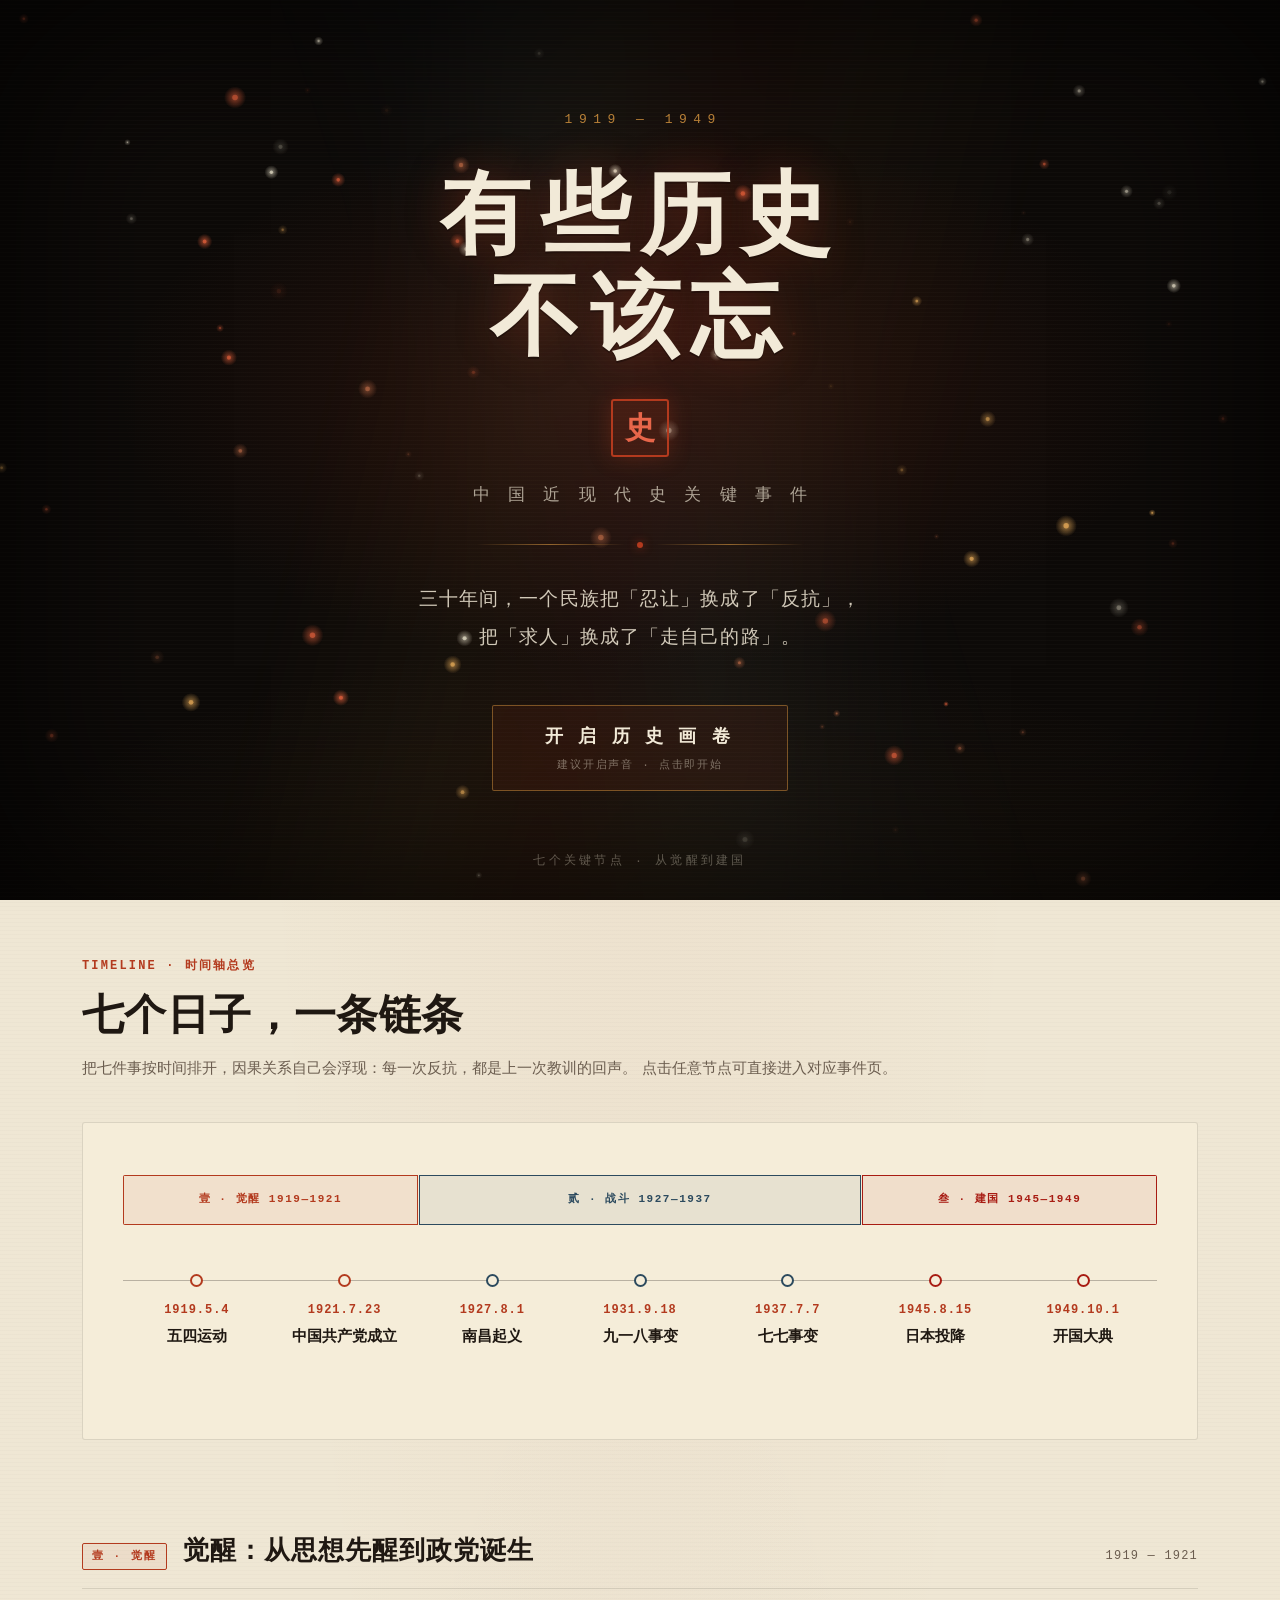
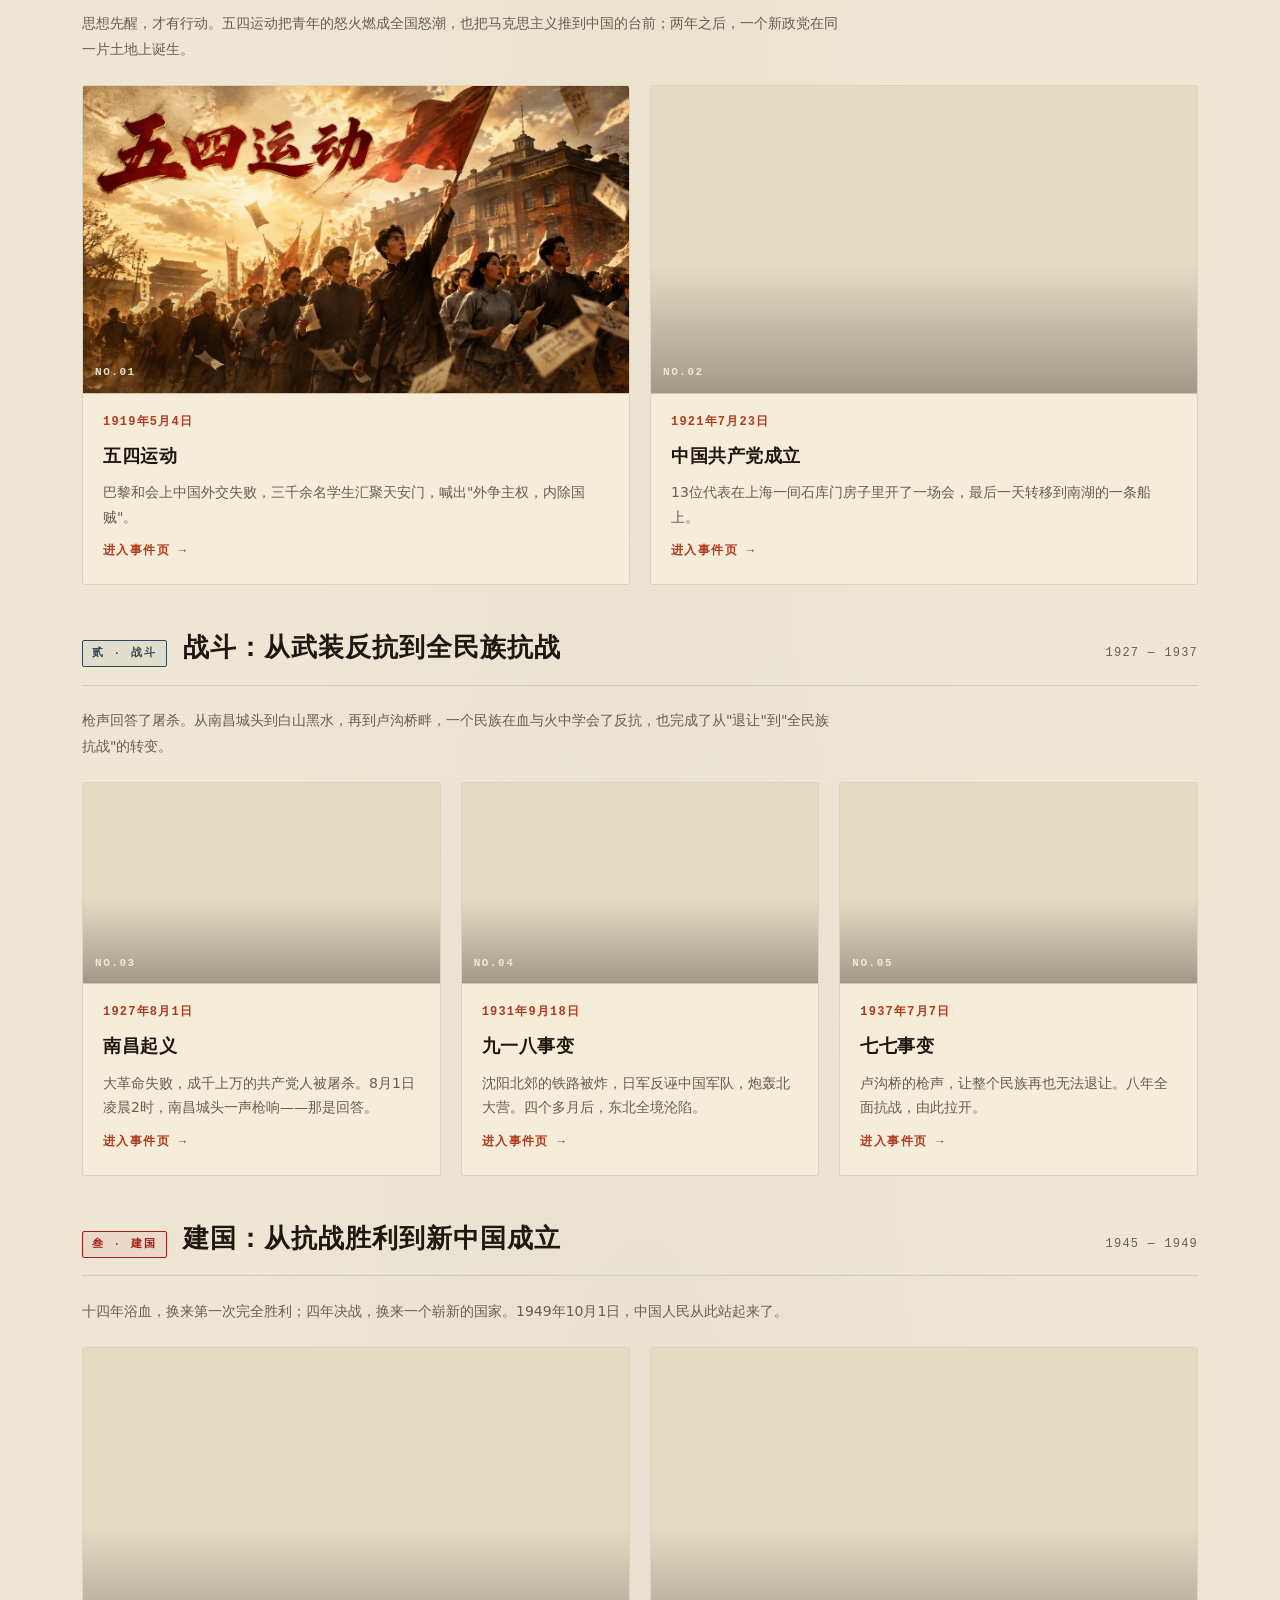
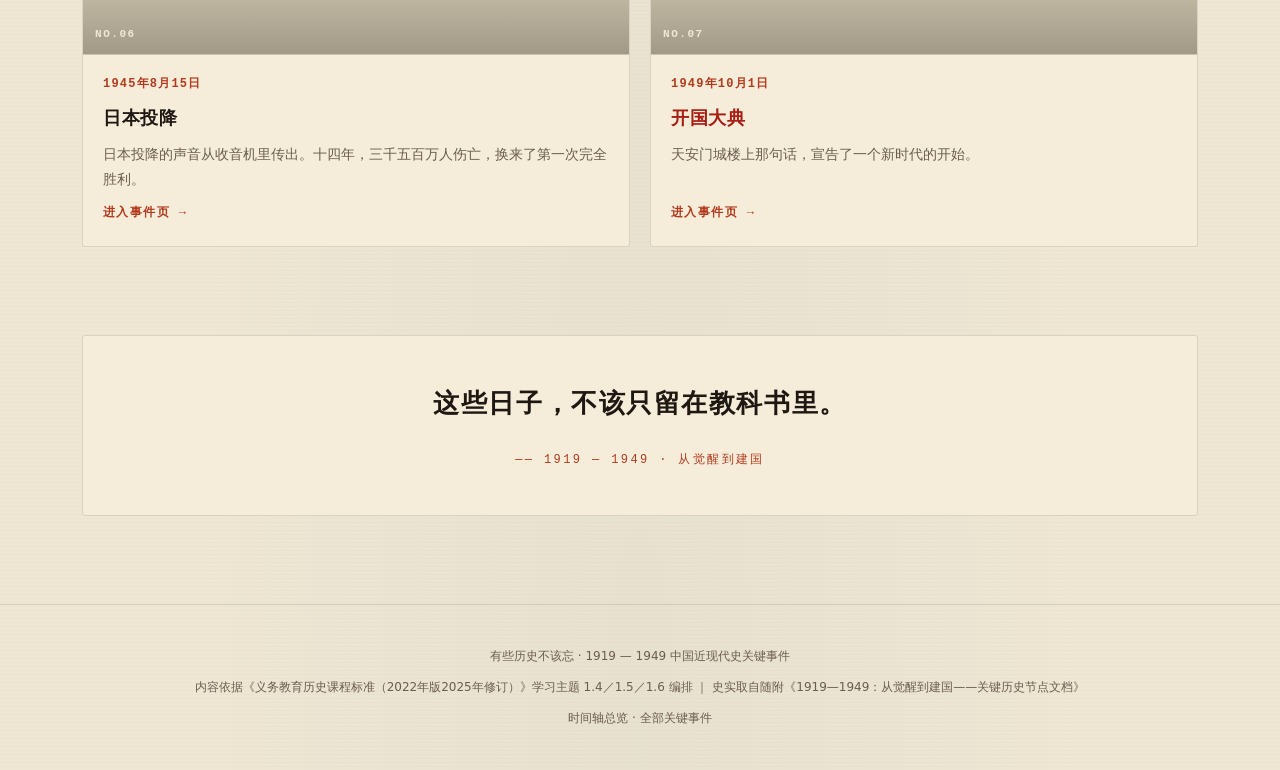
<file: index.html>
<!DOCTYPE html>
<html lang="zh-CN">
<head>
<meta charset="UTF-8" />
<meta name="viewport" content="width=device-width, initial-scale=1" />
<title>有些历史不该忘 · 1919—1949 中国近现代史关键事件</title>
<meta name="description" content="1919—1949 中国近现代史七个关键事件的互动教学网页：五四运动、中国共产党成立、南昌起义、九一八事变、七七事变、日本投降、开国大典。" />
<meta name="theme-color" content="#EFE7D4" />

<!-- 构建号诊断标记 + 防缓存（2026-09-23 新增）
     --------------------------------------------------------------------------
     现象：手机端首次直连首页仍出现已下线的「学习路径」版块，PC 端正常。
     根因：旧版 index.html 被缓存，且旧 HTML 里的 JS 是**无参数**引用，
     会命中 workbuddy.host 的路径级旧缓存 → 拿到旧 home.js（其中仍有 renderPath）。
     这三行让浏览器/WebView 尽量不缓存 HTML；site-build 供线上排查时一眼比对版本。
     ⚠ 对「已经缓存到用户设备上的旧 HTML」无法追溯生效 —— 只能等缓存过期或重发刷新。 -->
<meta name="site-build" content="20260923b" />
<meta http-equiv="Cache-Control" content="no-store, no-cache, must-revalidate" />
<meta http-equiv="Pragma" content="no-cache" />
<meta http-equiv="Expires" content="0" />
<link rel="icon" href="data:image/svg+xml,%3Csvg xmlns='http://www.w3.org/2000/svg' viewBox='0 0 64 64'%3E%3Crect width='64' height='64' fill='%23EFE7D4'/%3E%3Crect x='6' y='6' width='52' height='52' fill='none' stroke='%23B33A1E' stroke-width='4'/%3E%3Ctext x='32' y='45' font-family='Songti SC,SimSun,serif' font-size='40' font-weight='700' fill='%23B33A1E' text-anchor='middle'%3E%E5%8F%B2%3C/text%3E%3C/svg%3E" />

<link rel="stylesheet" href="assets/css/base.css?v=20260923b" />
<link rel="stylesheet" href="assets/css/design.css?v=20260923b" />
<link rel="stylesheet" href="assets/css/home.css?v=20260923b" />
<link rel="stylesheet" href="assets/css/mobile.css?v=20260923b" />
<script src="assets/js/freshness.js?v=20260923b" defer></script>
</head>
<body data-event="">

<!-- ==========================================================================
     壹 · 封面：历史画卷的扉页
     静态构图 + 流动粒子，用户点击「开启历史画卷」后才进入卷首语
     （同时借这次点击解锁浏览器的音频播放权限）
     ======================================================================= -->
<div id="cover" role="dialog" aria-modal="true" aria-label="封面" hidden>

  <!-- 背景：纸纹 + 流光 + 粒子（粒子由 cover.js 注入 canvas） -->
  <div class="cover__wash" aria-hidden="true"></div>
  <div class="cover__aurora" aria-hidden="true"></div>
  <canvas class="cover__dust" id="cover-dust" aria-hidden="true"></canvas>
  <div class="cover__vignette" aria-hidden="true"></div>

  <div class="cover__inner">
    <div class="cover__eyebrow">1919 — 1949</div>

    <h1 class="cover__title">有些历史<br />不该忘</h1>

    <div class="cover__seal" aria-hidden="true">
      <span>史</span>
    </div>

    <p class="cover__sub">中 国 近 现 代 史 关 键 事 件</p>

    <div class="cover__rule" aria-hidden="true">
      <span></span><i></i><span></span>
    </div>

    <p class="cover__lead">
      三十年间，一个民族把「忍让」换成了「反抗」，<br />
      把「求人」换成了「走自己的路」。
    </p>

    <button class="cover__start" id="cover-start" type="button">
      <span class="cover__start-text">开 启 历 史 画 卷</span>
      <span class="cover__start-hint">建议开启声音 · 点击即开始</span>
    </button>
  </div>

  <div class="cover__foot">七个关键节点 · 从觉醒到建国</div>
</div>

<!-- ==========================================================================
     贰 · 卷首语：一条一条逐字打印，打完淡出，再打下一条
     ======================================================================= -->
<div id="intro" role="dialog" aria-modal="true" aria-label="卷首语">
  <button class="intro__sound" id="intro-sound" type="button" aria-pressed="true" aria-label="开启或关闭声音">
    <span class="dot" aria-hidden="true"></span>
    <span class="sound-label">声音已开</span>
  </button>

  <div class="intro__stage">
    <div class="intro__lines" id="intro-lines"></div>
    <span class="intro__caret" id="intro-caret" aria-hidden="true"></span>
  </div>

  <div class="intro__enter" id="intro-enter" hidden>
    <button type="button">进 入 展 馆</button>
  </div>

  <button class="intro__skip" id="intro-skip" type="button">跳过卷首语 →</button>

  <div class="intro__progress"><span id="intro-progress-bar"></span></div>
</div>

<!-- ==========================================================================
     全站导航栏（由 site.js 注入）
     ======================================================================= -->
<header id="site-nav"></header>

<main id="main-content">

  <!-- ======================================================================
       主标题与主题氛围区
       ==================================================================== -->
  <section class="home-hero">
    <!-- 背景：天安门城楼剪影，极低对比，仅作氛围 -->
    <svg class="home-hero__bg" viewBox="0 0 1400 300" preserveAspectRatio="xMidYMax meet" aria-hidden="true">
      <g fill="#1F1812">
        <rect x="0" y="252" width="1400" height="48" />
        <rect x="120" y="196" width="1160" height="56" />
        <rect x="200" y="168" width="1000" height="28" />
        <path d="M180 168 L1220 168 L1200 148 L200 148 Z" />
        <rect x="240" y="112" width="920" height="36" />
        <path d="M220 112 L1180 112 L1150 92 L250 92 Z" />
        <rect x="300" y="60" width="800" height="32" />
        <path d="M280 60 L1120 60 L1090 42 L310 42 Z" />
        <rect x="360" y="20" width="680" height="22" />
        <path d="M340 20 L1060 20 L1030 6 L370 6 Z" />
        <!-- 券门 -->
        <path d="M660 252 L660 214 A40 40 0 0 1 740 214 L740 252 Z" fill="#EFE7D4" opacity="0.55" />
        <path d="M540 252 L540 220 A26 26 0 0 1 592 220 L592 252 Z" fill="#EFE7D4" opacity="0.4" />
        <path d="M808 252 L808 220 A26 26 0 0 1 860 220 L860 252 Z" fill="#EFE7D4" opacity="0.4" />
      </g>
    </svg>

    <div class="home-hero__inner">
      <div class="home-hero__eyebrow">1919 — 1949 · 三十年的答案</div>

      <h1 class="home-hero__title">有些历史<br />不该忘</h1>
      <p class="home-hero__sub">从 觉 醒 到 建 国</p>

      <div class="home-hero__rule" aria-hidden="true"></div>

      <p class="home-hero__lead">
        三十年间，一个民族把"忍让"换成了"反抗"，把"求人"换成了"走自己的路"。
        本页收录七个关键节点——它们不是孤立的日期，而是一条链：
        思想先醒，才有政党；政党拿起枪，才有军队；军队扛住十四年，
        才有 1949 年 10 月 1 日天安门城楼上的那句话。
      </p>

      <div class="home-stats">
        <div class="stat">
          <span class="stat__num">30<small class="stat__unit">年</small></span>
          <span class="stat__label">1919—1949 完整跨越</span>
        </div>
        <div class="stat">
          <span class="stat__num">7</span>
          <span class="stat__label">个关键历史节点</span>
        </div>
        <div class="stat">
          <span class="stat__num">14<small class="stat__unit">年</small></span>
          <span class="stat__label">中国人民抗日战争</span>
        </div>
        <div class="stat">
          <span class="stat__num">3500万<small class="stat__unit">+</small></span>
          <span class="stat__label">十四年抗战军民伤亡</span>
        </div>
      </div>

      <div class="home-hero__cta">
        <a class="btn-primary" href="#timeline">▸ 查看时间轴总览</a>
        <!-- ⚠ 2026-09-22：此链接由 JS 在运行时补 ?v=构建号（见 site.js 的 withBuild），
             用于绕开 workbuddy.host CDN 的路径级旧缓存。此处 href 保持干净形态，
             保证 file:// 本地双击打开与 GitHub Pages 都正常。 -->
        <a class="btn-ghost" href="events/01-wusi.html" data-buildlink="1">从第一个事件开始读</a>
      </div>
    </div>
  </section>

  <!-- ======================================================================
       时间轴总览
       ==================================================================== -->
  <section id="timeline" class="section-shell">
    <header class="section-header">
      <div class="section-tag">Timeline · 时间轴总览</div>
      <h2 class="section-title">七个日子，一条链条</h2>
      <p class="section-subtitle">
        把七件事按时间排开，因果关系自己会浮现：每一次反抗，都是上一次教训的回声。
        点击任意节点可直接进入对应事件页。
      </p>
    </header>

    <div class="axis">
      <!-- 三阶段色带 -->
      <div class="axis__phases" aria-hidden="true">
        <div class="axis__phase axis__phase--wake">壹 · 觉醒 1919—1921</div>
        <div class="axis__phase axis__phase--fight">贰 · 战斗 1927—1937</div>
        <div class="axis__phase axis__phase--found">叁 · 建国 1945—1949</div>
      </div>

      <!-- 主轴与节点 -->
      <div class="axis__line-wrap">
        <div class="axis__line" aria-hidden="true"></div>
        <div class="axis__ticks" id="axis-ticks">
          <!-- 由 home.js 按 data.js 顺序注入 -->
        </div>
      </div>

      <p class="axis__hint">← 左右滑动查看全部七个节点 →</p>
    </div>
  </section>

  <!-- ======================================================================
       全部关键事件入口（三段式）
       ----------------------------------------------------------------------
       ⚠ 2026-09-22 波哥要求：删掉本节原有的「Index · 全部关键事件 / 按阶段进入
       七个事件页」标题区与那段功能说明。理由 —— 时间轴总览已经交代了"有七个
       事件、分三个阶段"，再补一个标题和一段自述功能的话，属于无效信息；
       卡片直接接在时间轴下方，一看就懂。故本节只留 #stages-nav 挂载点。
       ==================================================================== -->
  <section id="events" class="section-shell" style="padding-top:0;">
    <div class="stages-nav" id="stages-nav">
      <!-- 由 home.js 注入 -->
    </div>
  </section>

  <!-- ======================================================================
       收束
       ==================================================================== -->
  <section class="section-shell" style="padding-top:0;">
    <div class="coda">
      <p class="coda__text">
        这些日子，不该只留在教科书里。
      </p>
      <div class="coda__sig">—— 1919 — 1949 · 从觉醒到建国</div>
    </div>
  </section>

</main>

<footer class="site-footer">
  <p style="margin:0;">
    有些历史不该忘 · <span id="footer-range">1919 — 1949</span> 中国近现代史关键事件
  </p>
  <p style="margin:.5rem 0 0;">
    内容依据《义务教育历史课程标准（2022年版2025年修订）》学习主题 1.4／1.5／1.6 编排 ｜ 史实取自随附《1919—1949：从觉醒到建国——关键历史节点文档》
  </p>
  <p style="margin:.5rem 0 0;">
    <a href="#timeline">时间轴总览</a> ·
    <a href="#events">全部关键事件</a>
  </p>
</footer>

<script src="assets/js/data.js?v=20260923b"></script>
<script src="assets/js/sound.js?v=20260923b"></script>
<script src="assets/js/home.js?v=20260923b"></script>
<script src="assets/js/site.js?v=20260923b"></script>
<script src="assets/js/cover.js?v=20260923b"></script>
<script src="assets/js/intro.js?v=20260923b"></script>
</body>
</html>
</file>
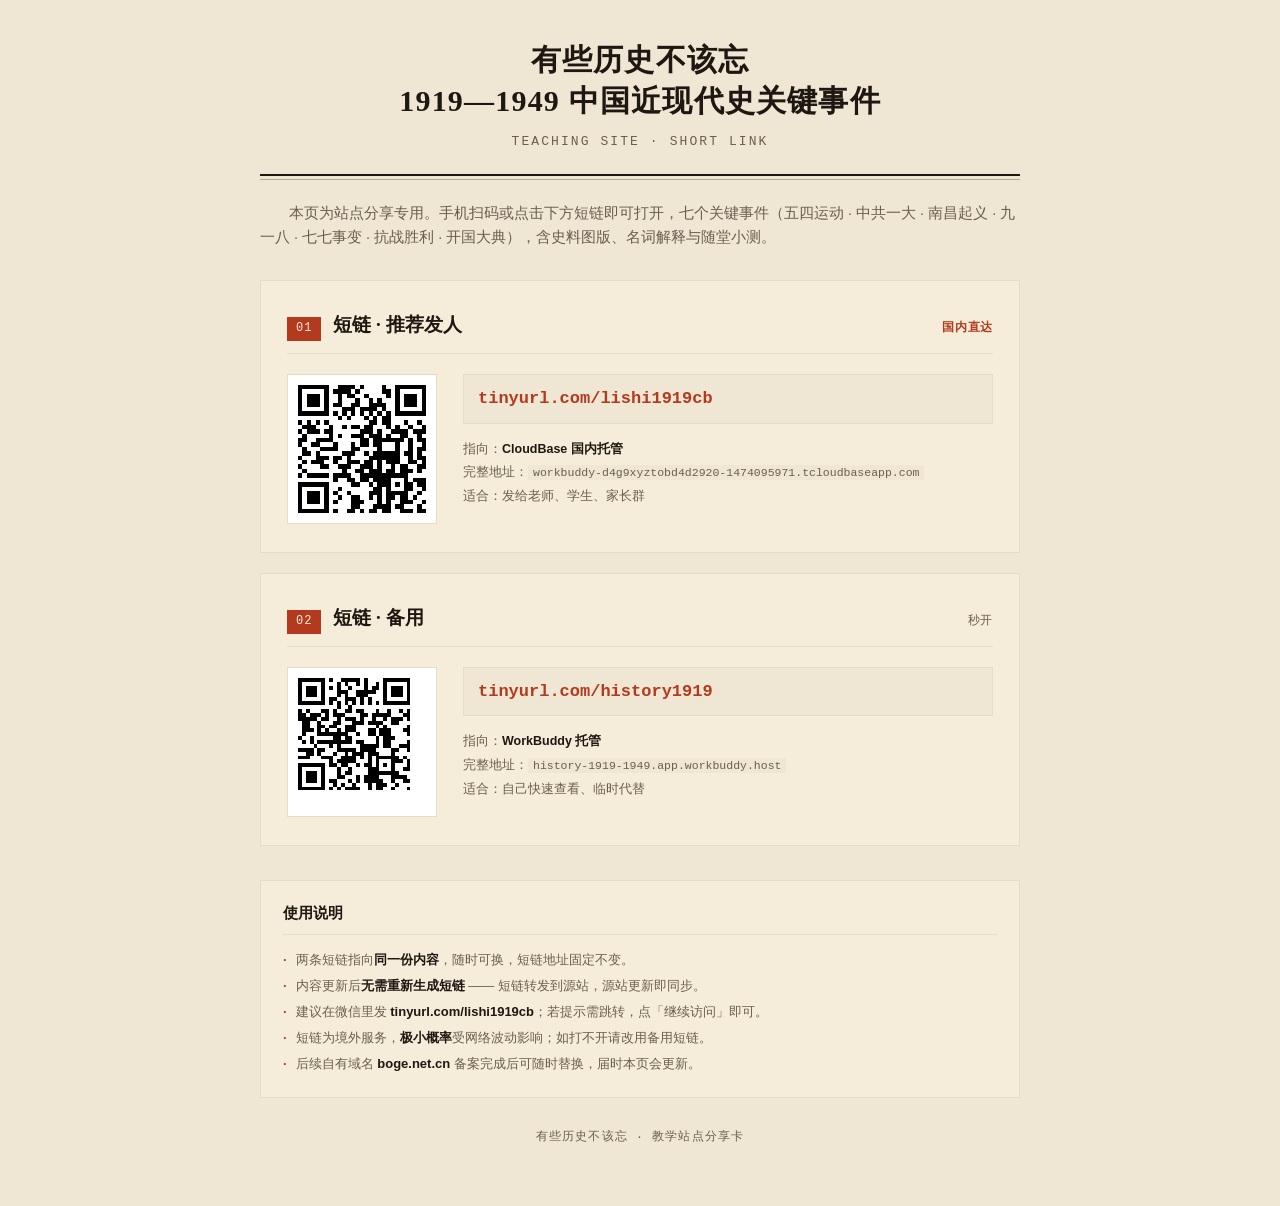
<file: docs/短链分享卡.html>
<!DOCTYPE html>
<html lang="zh-CN">
<head>
<meta charset="UTF-8">
<meta name="viewport" content="width=device-width, initial-scale=1">
<title>有些历史不该忘 · 分享卡</title>
<style>
  :root{
    --paper:#EFE7D4; --paper-2:#F5EDD9; --paper-3:#E5DCC4;
    --ink:#1F1812; --ink-2:#6B5D4F; --cinnabar:#B33A1E; --indigo:#2C4A5E;
  }
  *{box-sizing:border-box; margin:0; padding:0;}
  body{
    background:var(--paper); color:var(--ink);
    font-family:"PingFang SC","Microsoft YaHei",sans-serif;
    padding:40px 20px 60px; line-height:1.65;
    -webkit-font-smoothing:antialiased;
  }
  .wrap{max-width:760px; margin:0 auto;}

  h1{
    font-family:"Songti SC","SimSun","Noto Serif SC",serif;
    font-size:30px; font-weight:700; letter-spacing:.04em;
    text-align:center; line-height:1.35;
  }
  .sub{
    text-align:center; color:var(--ink-2); font-size:13px;
    letter-spacing:.16em; margin-top:10px;
    font-family:"JetBrains Mono","Consolas",monospace;
  }
  .rule{
    height:2px; background:var(--ink); margin:22px 0 6px;
    position:relative;
  }
  .rule::after{
    content:""; position:absolute; left:0; right:0; top:5px;
    height:1px; background:var(--ink-2); opacity:.45;
  }

  .lead{
    font-size:14.5px; color:var(--ink-2);
    margin:26px 0 30px; text-indent:2em;
  }

  .card{
    background:var(--paper-2); border:1px solid var(--paper-3);
    padding:28px 26px; margin-bottom:20px;
  }
  .card__hd{
    display:flex; align-items:baseline; gap:12px; flex-wrap:wrap;
    padding-bottom:12px; border-bottom:1px solid var(--paper-3);
    margin-bottom:20px;
  }
  .card__no{
    font-family:"JetBrains Mono","Consolas",monospace;
    font-size:12px; color:var(--paper-2); background:var(--cinnabar);
    padding:2px 9px; letter-spacing:.08em;
  }
  .card__name{
    font-family:"Songti SC","SimSun","Noto Serif SC",serif;
    font-size:19px; font-weight:700;
  }
  .card__tag{
    margin-left:auto; font-size:12px; color:var(--ink-2);
    font-family:"JetBrains Mono","Consolas",monospace;
    letter-spacing:.06em;
  }
  .card__tag.is-main{color:var(--cinnabar); font-weight:700;}

  .body{display:flex; gap:26px; align-items:flex-start; flex-wrap:wrap;}
  .qr{
    flex:0 0 150px; background:#fff; padding:10px;
    border:1px solid var(--paper-3);
  }
  .qr svg{display:block; width:100%; height:auto;}
  .info{flex:1 1 300px; min-width:260px;}

  .link{
    font-family:"JetBrains Mono","Consolas",monospace;
    font-size:17px; font-weight:700; color:var(--cinnabar);
    word-break:break-all; line-height:1.5;
    padding:11px 14px; background:var(--paper);
    border:1px solid var(--paper-3); margin-bottom:14px;
  }
  .meta{font-size:12.5px; color:var(--ink-2); line-height:1.9;}
  .meta b{color:var(--ink); font-weight:600;}
  .meta code{
    font-family:"JetBrains Mono","Consolas",monospace;
    font-size:11.5px; background:var(--paper);
    padding:1px 5px; color:var(--ink-2);
  }

  .note{
    margin-top:34px; padding:20px 22px;
    background:var(--paper-2); border:1px solid var(--paper-3);
  }
  .note h2{
    font-family:"Songti SC","SimSun",serif;
    font-size:15px; margin-bottom:12px;
    padding-bottom:8px; border-bottom:1px solid var(--paper-3);
  }
  .note ul{list-style:none; font-size:13px; color:var(--ink-2); line-height:2;}
  .note li::before{
    content:"·"; color:var(--cinnabar); font-weight:700;
    margin-right:9px;
  }
  .note b{color:var(--ink);}

  .foot{
    margin-top:30px; text-align:center; font-size:11.5px;
    color:var(--ink-2); font-family:"JetBrains Mono","Consolas",monospace;
    letter-spacing:.1em;
  }

  @media print{
    body{padding:14px; background:#fff;}
    .card,.note{break-inside:avoid;}
  }
  @media (max-width:560px){
    h1{font-size:23px;}
    .body{gap:18px;}
    .qr{flex:0 0 128px;}
    .link{font-size:15px;}
  }
</style>
</head>
<body>
<div class="wrap">
  <h1>有些历史不该忘<br>1919—1949 中国近现代史关键事件</h1>
  <div class="sub">TEACHING SITE · SHORT LINK</div>
  <div class="rule"></div>

  <p class="lead">
    本页为站点分享专用。手机扫码或点击下方短链即可打开，七个关键事件（五四运动 · 中共一大 · 南昌起义 · 九一八 · 七七事变 · 抗战胜利 · 开国大典），含史料图版、名词解释与随堂小测。
  </p>

  <div class="card">
    <div class="card__hd">
      <span class="card__no">01</span>
      <span class="card__name">短链 · 推荐发人</span>
      <span class="card__tag is-main">国内直达</span>
    </div>
    <div class="body">
      <div class="qr">
        <svg viewBox="0 0 29 29" xmlns="http://www.w3.org/2000/svg" shape-rendering="crispEdges">
          <rect width="33" height="33" fill="#ffffff"/>
          <path fill="#000000" d="M0,0H1V1H0zM1,0H2V1H1zM2,0H3V1H2zM3,0H4V1H3zM4,0H5V1H4zM5,0H6V1H5zM6,0H7V1H6zM9,0H10V1H9zM10,0H11V1H10zM11,0H12V1H11zM12,0H13V1H12zM14,0H15V1H14zM19,0H20V1H19zM22,0H23V1H22zM23,0H24V1H23zM24,0H25V1H24zM25,0H26V1H25zM26,0H27V1H26zM27,0H28V1H27zM28,0H29V1H28zM0,1H1V2H0zM6,1H7V2H6zM8,1H9V2H8zM9,1H10V2H9zM10,1H11V2H10zM11,1H12V2H11zM13,1H14V2H13zM19,1H20V2H19zM20,1H21V2H20zM22,1H23V2H22zM28,1H29V2H28zM0,2H1V3H0zM2,2H3V3H2zM3,2H4V3H3zM4,2H5V3H4zM6,2H7V3H6zM9,2H10V3H9zM11,2H12V3H11zM12,2H13V3H12zM15,2H16V3H15zM20,2H21V3H20zM22,2H23V3H22zM24,2H25V3H24zM25,2H26V3H25zM26,2H27V3H26zM28,2H29V3H28zM0,3H1V4H0zM2,3H3V4H2zM3,3H4V4H3zM4,3H5V4H4zM6,3H7V4H6zM9,3H10V4H9zM13,3H14V4H13zM16,3H17V4H16zM18,3H19V4H18zM22,3H23V4H22zM24,3H25V4H24zM25,3H26V4H25zM26,3H27V4H26zM28,3H29V4H28zM0,4H1V5H0zM2,4H3V5H2zM3,4H4V5H3zM4,4H5V5H4zM6,4H7V5H6zM8,4H9V5H8zM9,4H10V5H9zM12,4H13V5H12zM13,4H14V5H13zM16,4H17V5H16zM17,4H18V5H17zM18,4H19V5H18zM19,4H20V5H19zM22,4H23V5H22zM24,4H25V5H24zM25,4H26V5H25zM26,4H27V5H26zM28,4H29V5H28zM0,5H1V6H0zM6,5H7V6H6zM10,5H11V6H10zM11,5H12V6H11zM12,5H13V6H12zM14,5H15V6H14zM15,5H16V6H15zM16,5H17V6H16zM17,5H18V6H17zM19,5H20V6H19zM22,5H23V6H22zM28,5H29V6H28zM0,6H1V7H0zM1,6H2V7H1zM2,6H3V7H2zM3,6H4V7H3zM4,6H5V7H4zM5,6H6V7H5zM6,6H7V7H6zM8,6H9V7H8zM10,6H11V7H10zM12,6H13V7H12zM14,6H15V7H14zM16,6H17V7H16zM18,6H19V7H18zM20,6H21V7H20zM22,6H23V7H22zM23,6H24V7H23zM24,6H25V7H24zM25,6H26V7H25zM26,6H27V7H26zM27,6H28V7H27zM28,6H29V7H28zM9,7H10V8H9zM11,7H12V8H11zM15,7H16V8H15zM17,7H18V8H17zM19,7H20V8H19zM20,7H21V8H20zM0,8H1V9H0zM2,8H3V9H2zM4,8H5V9H4zM6,8H7V9H6zM16,8H17V9H16zM17,8H18V9H17zM19,8H20V9H19zM20,8H21V9H20zM24,8H25V9H24zM27,8H28V9H27zM1,9H2V10H1zM2,9H3V10H2zM3,9H4V10H3zM7,9H8V10H7zM10,9H11V10H10zM12,9H13V10H12zM13,9H14V10H13zM15,9H16V10H15zM16,9H17V10H16zM20,9H21V10H20zM22,9H23V10H22zM25,9H26V10H25zM28,9H29V10H28zM0,10H1V11H0zM2,10H3V11H2zM3,10H4V11H3zM4,10H5V11H4zM6,10H7V11H6zM7,10H8V11H7zM14,10H15V11H14zM15,10H16V11H15zM16,10H17V11H16zM18,10H19V11H18zM21,10H22V11H21zM22,10H23V11H22zM23,10H24V11H23zM24,10H25V11H24zM26,10H27V11H26zM27,10H28V11H27zM28,10H29V11H28zM1,11H2V12H1zM7,11H8V12H7zM9,11H10V12H9zM12,11H13V12H12zM13,11H14V12H13zM14,11H15V12H14zM16,11H17V12H16zM17,11H18V12H17zM18,11H19V12H18zM20,11H21V12H20zM23,11H24V12H23zM24,11H25V12H24zM27,11H28V12H27zM0,12H1V13H0zM1,12H2V13H1zM4,12H5V13H4zM5,12H6V13H5zM6,12H7V13H6zM7,12H8V13H7zM14,12H15V13H14zM15,12H16V13H15zM17,12H18V13H17zM18,12H19V13H18zM19,12H20V13H19zM20,12H21V13H20zM21,12H22V13H21zM22,12H23V13H22zM23,12H24V13H23zM25,12H26V13H25zM27,12H28V13H27zM28,12H29V13H28zM0,13H1V14H0zM3,13H4V14H3zM4,13H5V14H4zM8,13H9V14H8zM12,13H13V14H12zM14,13H15V14H14zM15,13H16V14H15zM17,13H18V14H17zM18,13H19V14H18zM22,13H23V14H22zM25,13H26V14H25zM28,13H29V14H28zM1,14H2V15H1zM5,14H6V15H5zM6,14H7V15H6zM7,14H8V15H7zM8,14H9V15H8zM12,14H13V15H12zM13,14H14V15H13zM18,14H19V15H18zM22,14H23V15H22zM25,14H26V15H25zM27,14H28V15H27zM28,14H29V15H28zM1,15H2V16H1zM2,15H3V16H2zM4,15H5V16H4zM10,15H11V16H10zM11,15H12V16H11zM12,15H13V16H12zM15,15H16V16H15zM17,15H18V16H17zM18,15H19V16H18zM19,15H20V16H19zM20,15H21V16H20zM21,15H22V16H21zM22,15H23V16H22zM24,15H25V16H24zM25,15H26V16H25zM27,15H28V16H27zM0,16H1V17H0zM4,16H5V17H4zM5,16H6V17H5zM6,16H7V17H6zM8,16H9V17H8zM9,16H10V17H9zM11,16H12V17H11zM16,16H17V17H16zM17,16H18V17H17zM18,16H19V17H18zM19,16H20V17H19zM20,16H21V17H20zM21,16H22V17H21zM22,16H23V17H22zM25,16H26V17H25zM27,16H28V17H27zM28,16H29V17H28zM1,17H2V18H1zM3,17H4V18H3zM4,17H5V18H4zM5,17H6V18H5zM8,17H9V18H8zM11,17H12V18H11zM12,17H13V18H12zM13,17H14V18H13zM15,17H16V18H15zM16,17H17V18H16zM18,17H19V18H18zM20,17H21V18H20zM21,17H22V18H21zM22,17H23V18H22zM25,17H26V18H25zM26,17H27V18H26zM28,17H29V18H28zM0,18H1V19H0zM5,18H6V19H5zM6,18H7V19H6zM9,18H10V19H9zM10,18H11V19H10zM11,18H12V19H11zM14,18H15V19H14zM15,18H16V19H15zM16,18H17V19H16zM18,18H19V19H18zM21,18H22V19H21zM23,18H24V19H23zM24,18H25V19H24zM27,18H28V19H27zM28,18H29V19H28zM1,19H2V20H1zM10,19H11V20H10zM13,19H14V20H13zM14,19H15V20H14zM16,19H17V20H16zM17,19H18V20H17zM18,19H19V20H18zM20,19H21V20H20zM21,19H22V20H21zM23,19H24V20H23zM24,19H25V20H24zM25,19H26V20H25zM27,19H28V20H27zM0,20H1V21H0zM2,20H3V21H2zM3,20H4V21H3zM4,20H5V21H4zM5,20H6V21H5zM6,20H7V21H6zM8,20H9V21H8zM9,20H10V21H9zM10,20H11V21H10zM11,20H12V21H11zM14,20H15V21H14zM15,20H16V21H15zM16,20H17V21H16zM17,20H18V21H17zM18,20H19V21H18zM19,20H20V21H19zM20,20H21V21H20zM21,20H22V21H21zM22,20H23V21H22zM23,20H24V21H23zM24,20H25V21H24zM8,21H9V22H8zM11,21H12V22H11zM12,21H13V22H12zM14,21H15V22H14zM15,21H16V22H15zM17,21H18V22H17zM18,21H19V22H18zM19,21H20V22H19zM20,21H21V22H20zM24,21H25V22H24zM26,21H27V22H26zM27,21H28V22H27zM28,21H29V22H28zM0,22H1V23H0zM1,22H2V23H1zM2,22H3V23H2zM3,22H4V23H3zM4,22H5V23H4zM5,22H6V23H5zM6,22H7V23H6zM12,22H13V23H12zM13,22H14V23H13zM16,22H17V23H16zM18,22H19V23H18zM19,22H20V23H19zM20,22H21V23H20zM22,22H23V23H22zM24,22H25V23H24zM25,22H26V23H25zM27,22H28V23H27zM28,22H29V23H28zM0,23H1V24H0zM6,23H7V24H6zM9,23H10V24H9zM17,23H18V24H17zM18,23H19V24H18zM20,23H21V24H20zM24,23H25V24H24zM25,23H26V24H25zM28,23H29V24H28zM0,24H1V25H0zM2,24H3V25H2zM3,24H4V25H3zM4,24H5V25H4zM6,24H7V25H6zM8,24H9V25H8zM11,24H12V25H11zM16,24H17V25H16zM17,24H18V25H17zM18,24H19V25H18zM20,24H21V25H20zM21,24H22V25H21zM22,24H23V25H22zM23,24H24V25H23zM24,24H25V25H24zM27,24H28V25H27zM0,25H1V26H0zM2,25H3V26H2zM3,25H4V26H3zM4,25H5V26H4zM6,25H7V26H6zM9,25H10V26H9zM12,25H13V26H12zM13,25H14V26H13zM16,25H17V26H16zM18,25H19V26H18zM20,25H21V26H20zM21,25H22V26H21zM23,25H24V26H23zM24,25H25V26H24zM26,25H27V26H26zM0,26H1V27H0zM2,26H3V27H2zM3,26H4V27H3zM4,26H5V27H4zM6,26H7V27H6zM8,26H9V27H8zM12,26H13V27H12zM13,26H14V27H13zM14,26H15V27H14zM18,26H19V27H18zM20,26H21V27H20zM23,26H24V27H23zM24,26H25V27H24zM25,26H26V27H25zM28,26H29V27H28zM0,27H1V28H0zM6,27H7V28H6zM12,27H13V28H12zM13,27H14V28H13zM17,27H18V28H17zM18,27H19V28H18zM19,27H20V28H19zM20,27H21V28H20zM22,27H23V28H22zM23,27H24V28H23zM27,27H28V28H27zM0,28H1V29H0zM1,28H2V29H1zM2,28H3V29H2zM3,28H4V29H3zM4,28H5V29H4zM5,28H6V29H5zM6,28H7V29H6zM8,28H9V29H8zM11,28H12V29H11zM12,28H13V29H12zM14,28H15V29H14zM16,28H17V29H16zM17,28H18V29H17zM19,28H20V29H19zM20,28H21V29H20zM23,28H24V29H23zM24,28H25V29H24zM25,28H26V29H25zM27,28H28V29H27zM28,28H29V29H28z"/>
        </svg>
      </div>
      <div class="info">
        <div class="link">tinyurl.com/lishi1919cb</div>
        <div class="meta">
          指向：<b>CloudBase 国内托管</b><br>
          完整地址：<code>workbuddy-d4g9xyztobd4d2920-1474095971.tcloudbaseapp.com</code><br>
          适合：发给老师、学生、家长群
        </div>
      </div>
    </div>
  </div>

  <div class="card">
    <div class="card__hd">
      <span class="card__no">02</span>
      <span class="card__name">短链 · 备用</span>
      <span class="card__tag">秒开</span>
    </div>
    <div class="body">
      <div class="qr">
        <svg viewBox="0 0 33 33" xmlns="http://www.w3.org/2000/svg" shape-rendering="crispEdges">
          <rect width="33" height="33" fill="#ffffff"/>
          <path fill="#000000" d="M0,0H1V1H0zM1,0H2V1H1zM2,0H3V1H2zM3,0H4V1H3zM4,0H5V1H4zM5,0H6V1H5zM6,0H7V1H6zM8,0H9V1H8zM11,0H12V1H11zM12,0H13V1H12zM13,0H14V1H13zM14,0H15V1H14zM15,0H16V1H15zM17,0H18V1H17zM22,0H23V1H22zM23,0H24V1H23zM24,0H25V1H24zM25,0H26V1H25zM26,0H27V1H26zM27,0H28V1H27zM28,0H29V1H28zM0,1H1V2H0zM6,1H7V2H6zM10,1H11V2H10zM12,1H13V2H12zM15,1H16V2H15zM17,1H18V2H17zM20,1H21V2H20zM22,1H23V2H22zM28,1H29V2H28zM0,2H1V3H0zM2,2H3V3H2zM3,2H4V3H3zM4,2H5V3H4zM6,2H7V3H6zM8,2H9V3H8zM10,2H11V3H10zM13,2H14V3H13zM17,2H18V3H17zM19,2H20V3H19zM20,2H21V3H20zM22,2H23V3H22zM24,2H25V3H24zM25,2H26V3H25zM26,2H27V3H26zM28,2H29V3H28zM0,3H1V4H0zM2,3H3V4H2zM3,3H4V4H3zM4,3H5V4H4zM6,3H7V4H6zM10,3H11V4H10zM11,3H12V4H11zM12,3H13V4H12zM15,3H16V4H15zM16,3H17V4H16zM17,3H18V4H17zM18,3H19V4H18zM19,3H20V4H19zM22,3H23V4H22zM24,3H25V4H24zM25,3H26V4H25zM26,3H27V4H26zM28,3H29V4H28zM0,4H1V5H0zM2,4H3V5H2zM3,4H4V5H3zM4,4H5V5H4zM6,4H7V5H6zM10,4H11V5H10zM12,4H13V5H12zM15,4H16V5H15zM16,4H17V5H16zM17,4H18V5H17zM22,4H23V5H22zM24,4H25V5H24zM25,4H26V5H25zM26,4H27V5H26zM28,4H29V5H28zM0,5H1V6H0zM6,5H7V6H6zM8,5H9V6H8zM9,5H10V6H9zM12,5H13V6H12zM13,5H14V6H13zM14,5H15V6H14zM16,5H17V6H16zM18,5H19V6H18zM22,5H23V6H22zM28,5H29V6H28zM0,6H1V7H0zM1,6H2V7H1zM2,6H3V7H2zM3,6H4V7H3zM4,6H5V7H4zM5,6H6V7H5zM6,6H7V7H6zM8,6H9V7H8zM10,6H11V7H10zM12,6H13V7H12zM14,6H15V7H14zM16,6H17V7H16zM18,6H19V7H18zM20,6H21V7H20zM22,6H23V7H22zM23,6H24V7H23zM24,6H25V7H24zM25,6H26V7H25zM26,6H27V7H26zM27,6H28V7H27zM28,6H29V7H28zM10,7H11V8H10zM13,7H14V8H13zM0,8H1V9H0zM2,8H3V9H2zM6,8H7V9H6zM7,8H8V9H7zM9,8H10V9H9zM12,8H13V9H12zM13,8H14V9H13zM15,8H16V9H15zM16,8H17V9H16zM20,8H21V9H20zM23,8H24V9H23zM26,8H27V9H26zM28,8H29V9H28zM0,9H1V10H0zM1,9H2V10H1zM3,9H4V10H3zM4,9H5V10H4zM5,9H6V10H5zM7,9H8V10H7zM9,9H10V10H9zM10,9H11V10H10zM11,9H12V10H11zM16,9H17V10H16zM17,9H18V10H17zM19,9H20V10H19zM20,9H21V10H20zM21,9H22V10H21zM22,9H23V10H22zM23,9H24V10H23zM27,9H28V10H27zM28,9H29V10H28zM0,10H1V11H0zM1,10H2V11H1zM2,10H3V11H2zM3,10H4V11H3zM4,10H5V11H4zM6,10H7V11H6zM7,10H8V11H7zM10,10H11V11H10zM12,10H13V11H12zM13,10H14V11H13zM14,10H15V11H14zM16,10H17V11H16zM19,10H20V11H19zM22,10H23V11H22zM24,10H25V11H24zM25,10H26V11H25zM26,10H27V11H26zM28,10H29V11H28zM1,11H2V12H1zM2,11H3V12H2zM5,11H6V12H5zM9,11H10V12H9zM10,11H11V12H10zM14,11H15V12H14zM15,11H16V12H15zM16,11H17V12H16zM18,11H19V12H18zM19,11H20V12H19zM20,11H21V12H20zM21,11H22V12H21zM24,11H25V12H24zM25,11H26V12H25zM1,12H2V13H1zM2,12H3V13H2zM5,12H6V13H5zM6,12H7V13H6zM8,12H9V13H8zM9,12H10V13H9zM12,12H13V13H12zM13,12H14V13H13zM14,12H15V13H14zM20,12H21V13H20zM22,12H23V13H22zM28,12H29V13H28zM1,13H2V14H1zM2,13H3V14H2zM3,13H4V14H3zM5,13H6V14H5zM7,13H8V14H7zM10,13H11V14H10zM12,13H13V14H12zM13,13H14V14H13zM14,13H15V14H14zM18,13H19V14H18zM19,13H20V14H19zM21,13H22V14H21zM22,13H23V14H22zM23,13H24V14H23zM27,13H28V14H27zM28,13H29V14H28zM1,14H2V15H1zM5,14H6V15H5zM6,14H7V15H6zM7,14H8V15H7zM8,14H9V15H8zM9,14H10V15H9zM10,14H11V15H10zM11,14H12V15H11zM12,14H13V15H12zM15,14H16V15H15zM18,14H19V15H18zM19,14H20V15H19zM21,14H22V15H21zM22,14H23V15H22zM23,14H24V15H23zM28,14H29V15H28zM0,15H1V16H0zM3,15H4V16H3zM9,15H10V16H9zM10,15H11V16H10zM12,15H13V16H12zM13,15H14V16H13zM20,15H21V16H20zM22,15H23V16H22zM23,15H24V16H23zM24,15H25V16H24zM1,16H2V17H1zM3,16H4V17H3zM5,16H6V17H5zM6,16H7V17H6zM7,16H8V17H7zM8,16H9V17H8zM9,16H10V17H9zM10,16H11V17H10zM11,16H12V17H11zM12,16H13V17H12zM13,16H14V17H13zM15,16H16V17H15zM16,16H17V17H16zM20,16H21V17H20zM22,16H23V17H22zM23,16H24V17H23zM28,16H29V17H28zM4,17H5V18H4zM8,17H9V18H8zM10,17H11V18H10zM16,17H17V18H16zM17,17H18V18H17zM18,17H19V18H18zM19,17H20V18H19zM20,17H21V18H20zM22,17H23V18H22zM23,17H24V18H23zM26,17H27V18H26zM27,17H28V18H27zM28,17H29V18H28zM0,18H1V19H0zM1,18H2V19H1zM2,18H3V19H2zM3,18H4V19H3zM5,18H6V19H5zM6,18H7V19H6zM10,18H11V19H10zM11,18H12V19H11zM12,18H13V19H12zM13,18H14V19H13zM14,18H15V19H14zM16,18H17V19H16zM17,18H18V19H17zM18,18H19V19H18zM19,18H20V19H19zM24,18H25V19H24zM25,18H26V19H25zM28,18H29V19H28zM2,19H3V20H2zM3,19H4V20H3zM5,19H6V20H5zM9,19H10V20H9zM12,19H13V20H12zM14,19H15V20H14zM15,19H16V20H15zM16,19H17V20H16zM18,19H19V20H18zM19,19H20V20H19zM20,19H21V20H20zM24,19H25V20H24zM0,20H1V21H0zM1,20H2V21H1zM2,20H3V21H2zM6,20H7V21H6zM7,20H8V21H7zM8,20H9V21H8zM11,20H12V21H11zM12,20H13V21H12zM13,20H14V21H13zM14,20H15V21H14zM16,20H17V21H16zM18,20H19V21H18zM20,20H21V21H20zM21,20H22V21H21zM22,20H23V21H22zM23,20H24V21H23zM24,20H25V21H24zM25,20H26V21H25zM27,20H28V21H27zM8,21H9V22H8zM10,21H11V22H10zM11,21H12V22H11zM12,21H13V22H12zM13,21H14V22H13zM14,21H15V22H14zM18,21H19V22H18zM20,21H21V22H20zM24,21H25V22H24zM25,21H26V22H25zM26,21H27V22H26zM28,21H29V22H28zM0,22H1V23H0zM1,22H2V23H1zM2,22H3V23H2zM3,22H4V23H3zM4,22H5V23H4zM5,22H6V23H5zM6,22H7V23H6zM8,22H9V23H8zM9,22H10V23H9zM11,22H12V23H11zM12,22H13V23H12zM15,22H16V23H15zM17,22H18V23H17zM18,22H19V23H18zM20,22H21V23H20zM22,22H23V23H22zM24,22H25V23H24zM28,22H29V23H28zM0,23H1V24H0zM6,23H7V24H6zM10,23H11V24H10zM13,23H14V24H13zM18,23H19V24H18zM19,23H20V24H19zM20,23H21V24H20zM24,23H25V24H24zM27,23H28V24H27zM28,23H29V24H28zM0,24H1V25H0zM2,24H3V25H2zM3,24H4V25H3zM4,24H5V25H4zM6,24H7V25H6zM10,24H11V25H10zM12,24H13V25H12zM13,24H14V25H13zM18,24H19V25H18zM19,24H20V25H19zM20,24H21V25H20zM21,24H22V25H21zM22,24H23V25H22zM23,24H24V25H23zM24,24H25V25H24zM25,24H26V25H25zM0,25H1V26H0zM2,25H3V26H2zM3,25H4V26H3zM4,25H5V26H4zM6,25H7V26H6zM10,25H11V26H10zM11,25H12V26H11zM15,25H16V26H15zM17,25H18V26H17zM18,25H19V26H18zM19,25H20V26H19zM20,25H21V26H20zM24,25H25V26H24zM25,25H26V26H25zM26,25H27V26H26zM27,25H28V26H27zM0,26H1V27H0zM2,26H3V27H2zM3,26H4V27H3zM4,26H5V27H4zM6,26H7V27H6zM8,26H9V27H8zM9,26H10V27H9zM13,26H14V27H13zM15,26H16V27H15zM17,26H18V27H17zM18,26H19V27H18zM19,26H20V27H19zM20,26H21V27H20zM21,26H22V27H21zM24,26H25V27H24zM27,26H28V27H27zM28,26H29V27H28zM0,27H1V28H0zM6,27H7V28H6zM9,27H10V28H9zM11,27H12V28H11zM14,27H15V28H14zM18,27H19V28H18zM20,27H21V28H20zM21,27H22V28H21zM22,27H23V28H22zM25,27H26V28H25zM0,28H1V29H0zM1,28H2V29H1zM2,28H3V29H2zM3,28H4V29H3zM4,28H5V29H4zM5,28H6V29H5zM6,28H7V29H6zM8,28H9V29H8zM10,28H11V29H10zM12,28H13V29H12zM13,28H14V29H13zM14,28H15V29H14zM15,28H16V29H15zM18,28H19V29H18zM20,28H21V29H20zM21,28H22V29H21zM24,28H25V29H24zM28,28H29V29H28z"/>
        </svg>
      </div>
      <div class="info">
        <div class="link">tinyurl.com/history1919</div>
        <div class="meta">
          指向：<b>WorkBuddy 托管</b><br>
          完整地址：<code>history-1919-1949.app.workbuddy.host</code><br>
          适合：自己快速查看、临时代替
        </div>
      </div>
    </div>
  </div>

  <div class="note">
    <h2>使用说明</h2>
    <ul>
      <li>两条短链指向<b>同一份内容</b>，随时可换，短链地址固定不变。</li>
      <li>内容更新后<b>无需重新生成短链</b> —— 短链转发到源站，源站更新即同步。</li>
      <li>建议在微信里发 <b>tinyurl.com/lishi1919cb</b>；若提示需跳转，点「继续访问」即可。</li>
      <li>短链为境外服务，<b>极小概率</b>受网络波动影响；如打不开请改用备用短链。</li>
      <li>后续自有域名 <b>boge.net.cn</b> 备案完成后可随时替换，届时本页会更新。</li>
    </ul>
  </div>

  <div class="foot">有些历史不该忘 · 教学站点分享卡</div>
</div>
</body>
</html>
</file>
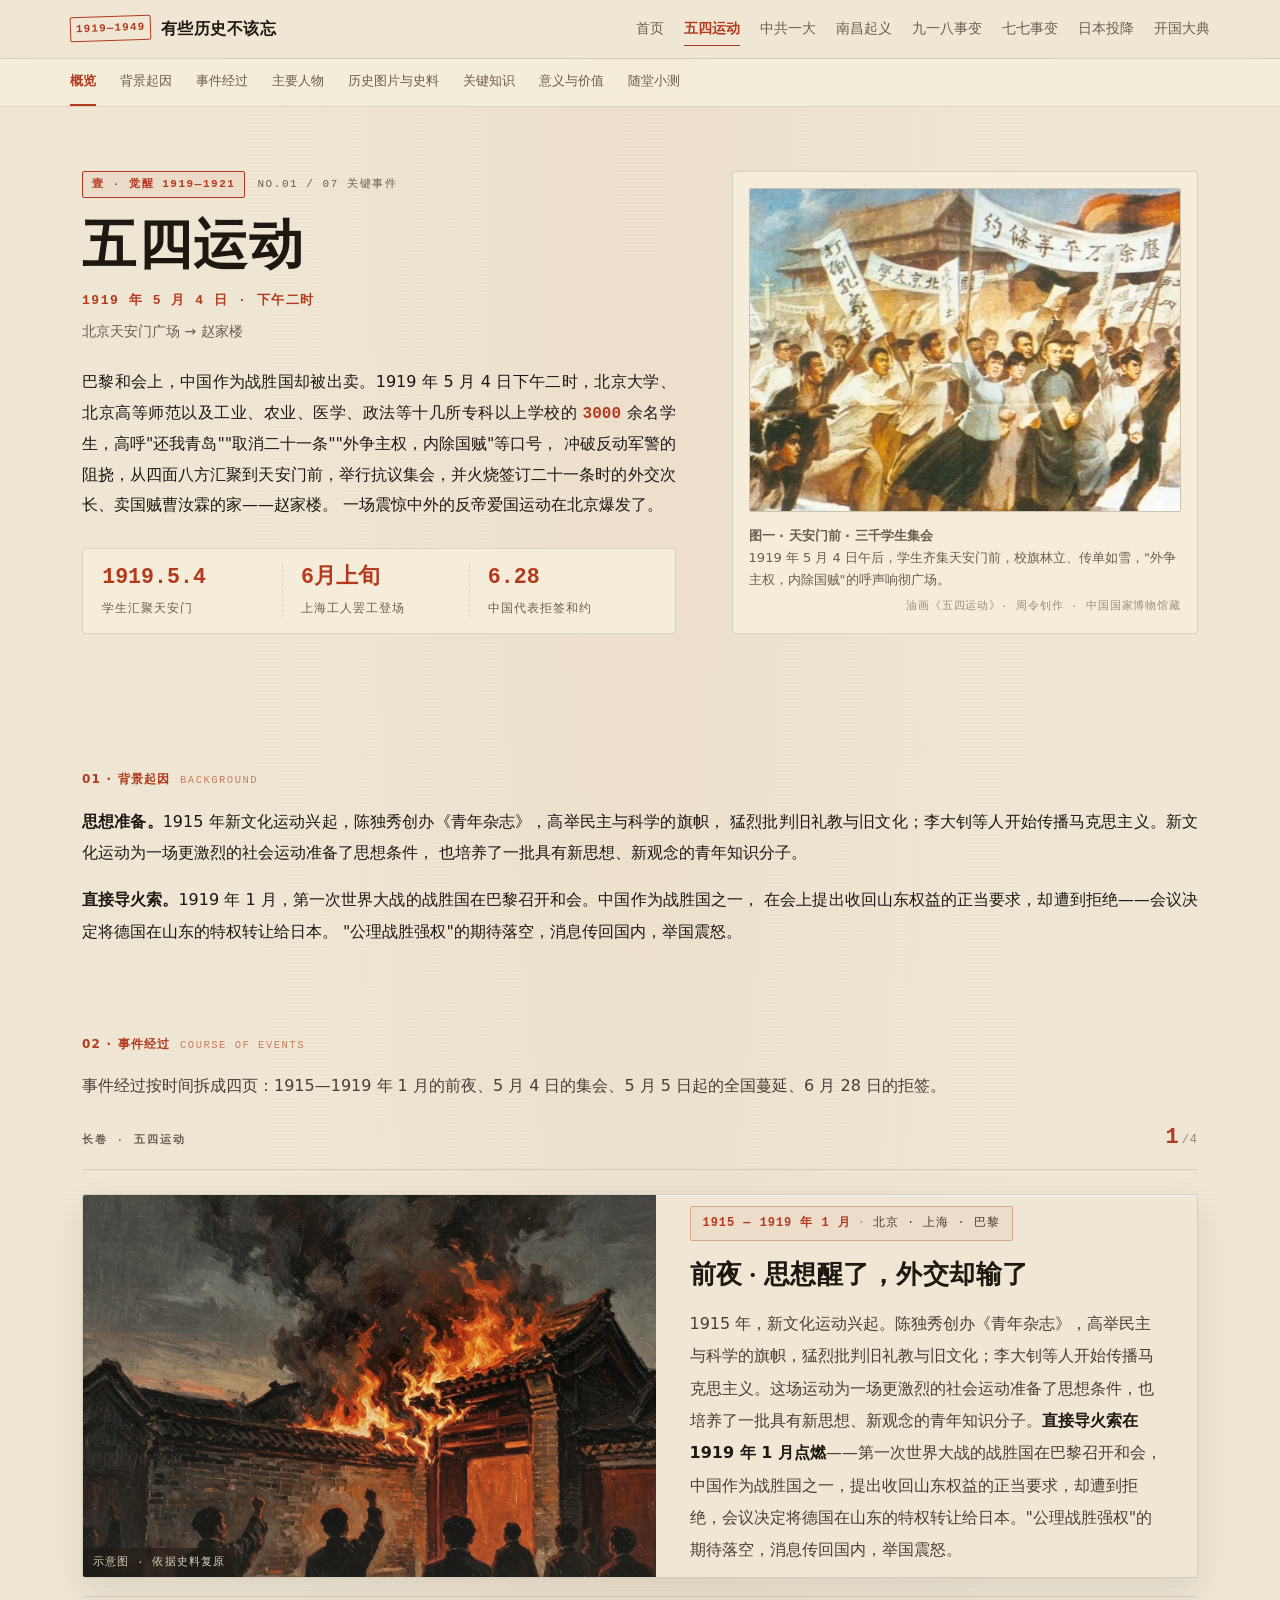
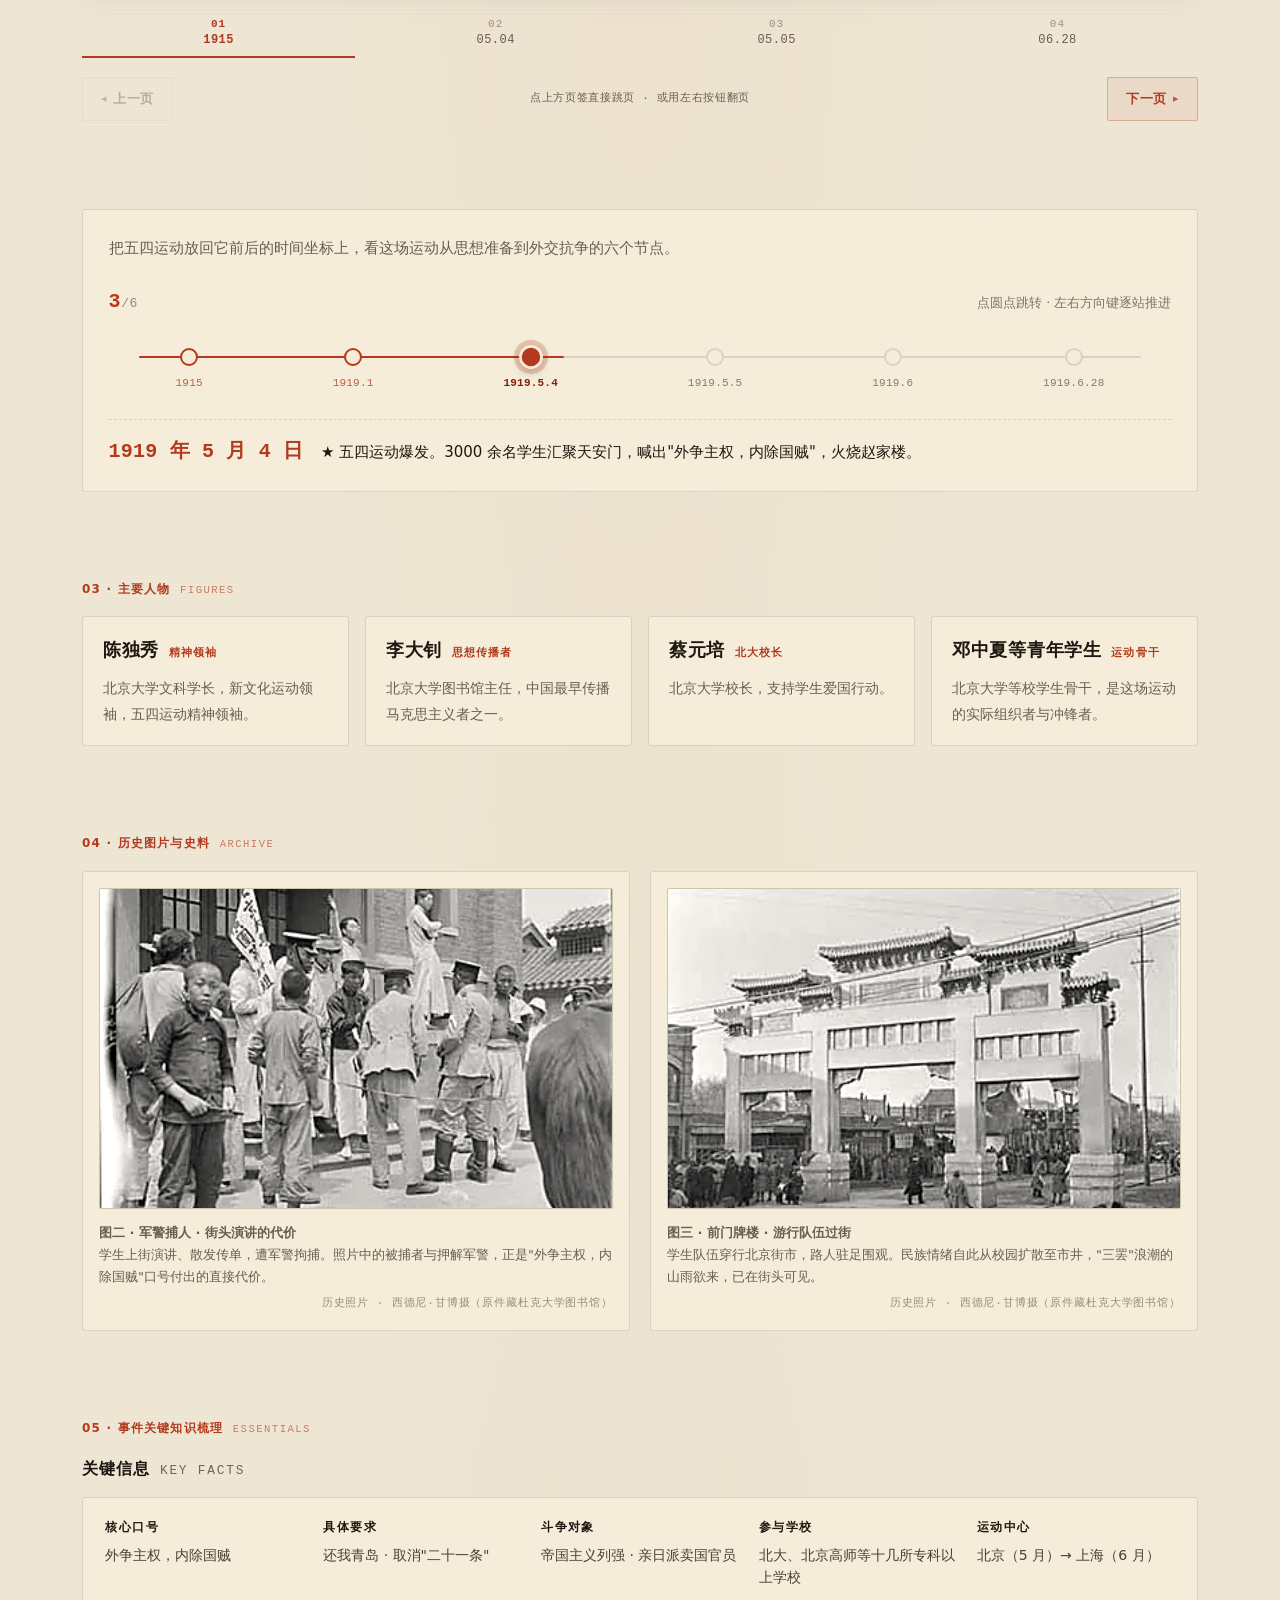
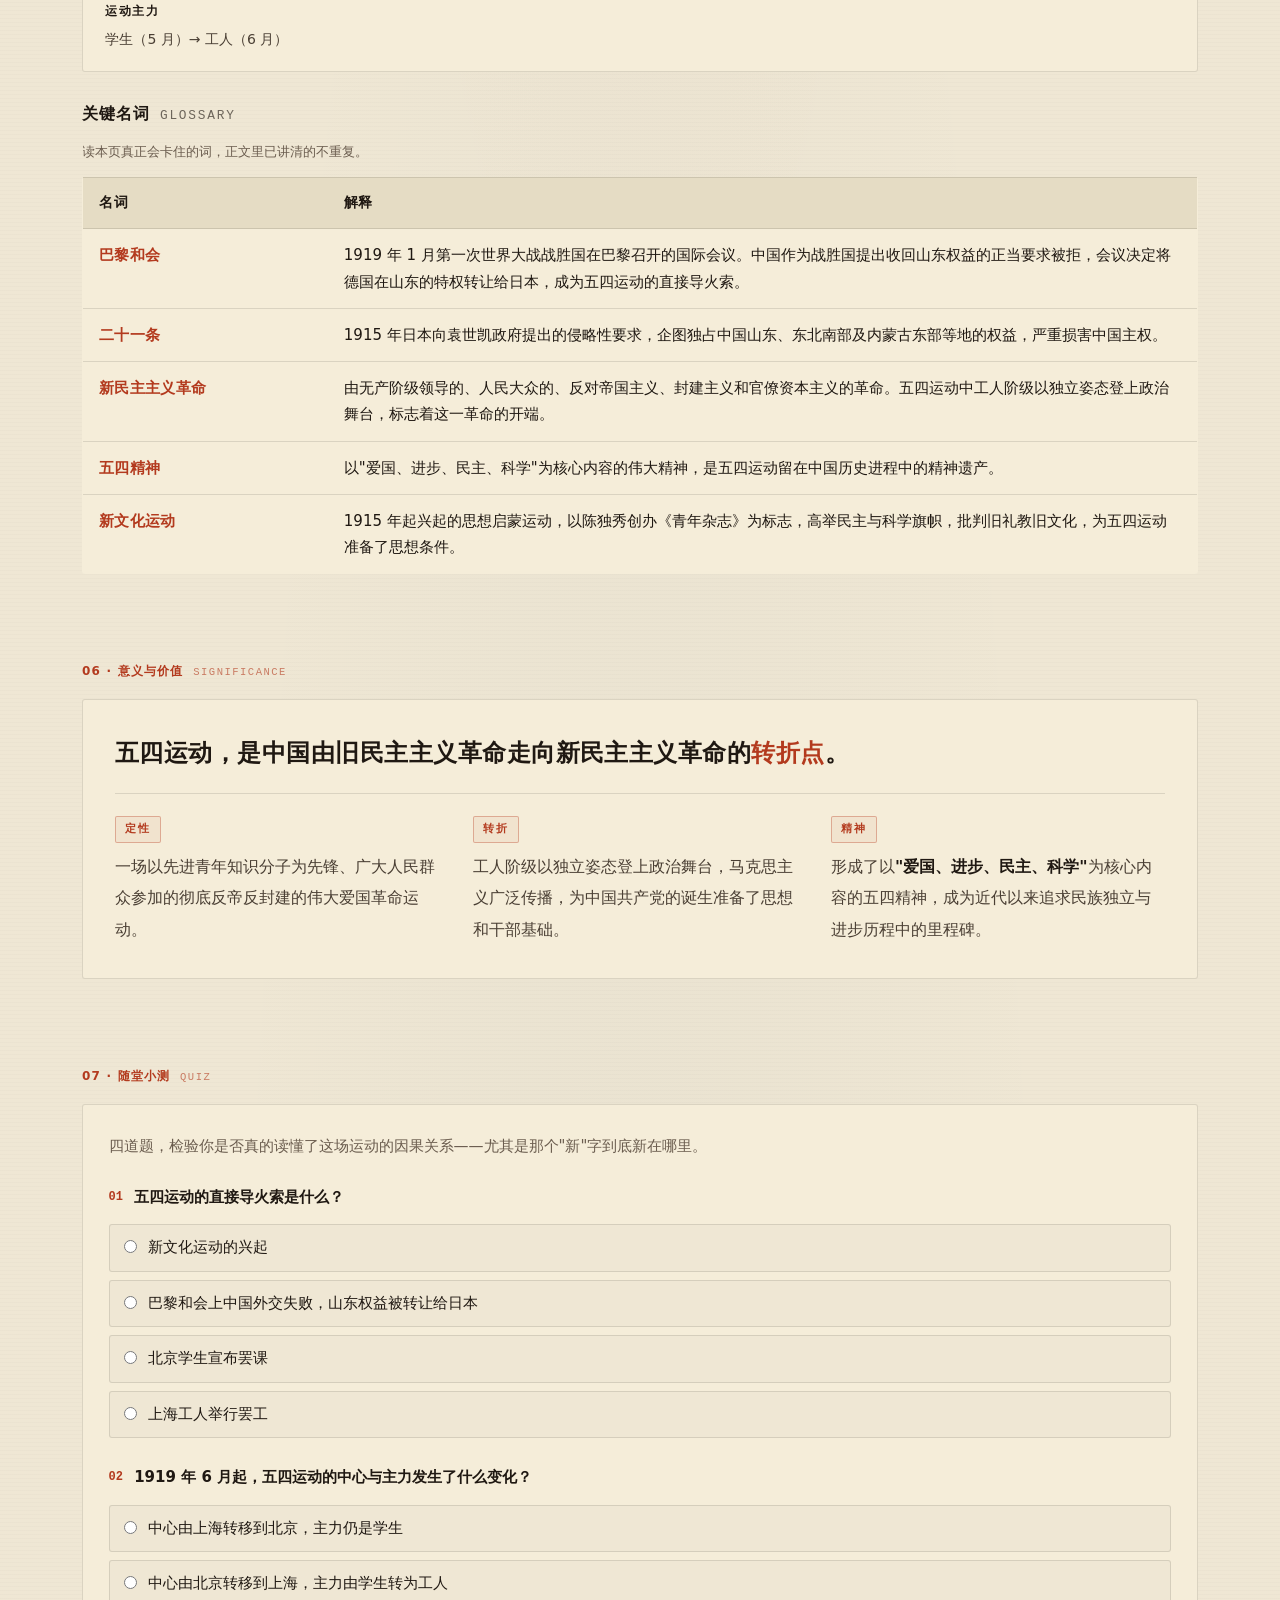
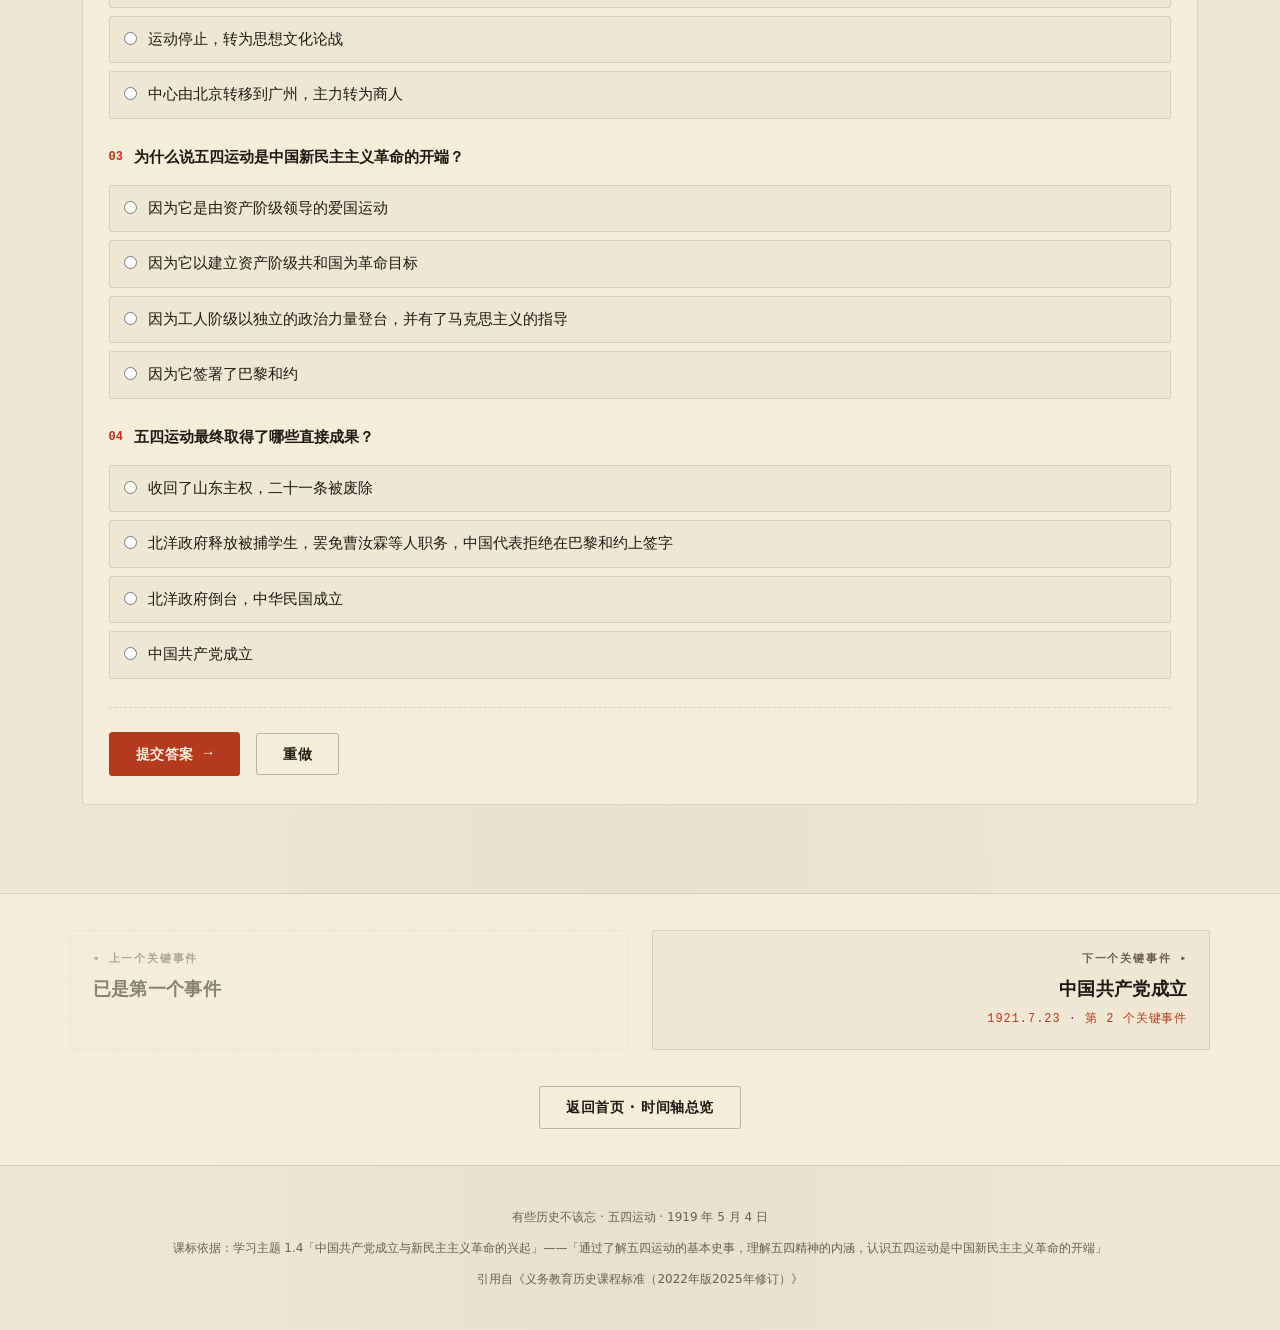
<file: events/01-wusi.html>
<!DOCTYPE html>
<html lang="zh-CN">
<head>
<meta charset="UTF-8" />
<!-- 构建号诊断标记：freshness.js 靠它判断「本页是不是旧副本」 -->
<meta name="site-build" content="20260923b" />
<meta name="viewport" content="width=device-width, initial-scale=1" />
<title>五四运动 · 1919年5月4日 ｜ 有些历史不该忘</title>
<meta name="description" content="五四运动完整史实：时间地点、背景起因、事件经过、主要人物、史料、历史意义与关键名词解释。" />
<meta name="theme-color" content="#EFE7D4" />

<link rel="icon" href="data:image/svg+xml,%3Csvg xmlns='http://www.w3.org/2000/svg' viewBox='0 0 64 64'%3E%3Crect width='64' height='64' fill='%23EFE7D4'/%3E%3Crect x='6' y='6' width='52' height='52' fill='none' stroke='%23B33A1E' stroke-width='4'/%3E%3Ctext x='32' y='45' font-family='Songti SC,SimSun,serif' font-size='40' font-weight='700' fill='%23B33A1E' text-anchor='middle'%3E%E5%8F%B2%3C/text%3E%3C/svg%3E" />
<link rel="stylesheet" href="../assets/css/base.css?v=20260923b" />
<link rel="stylesheet" href="../assets/css/design.css?v=20260923b" />
<link rel="stylesheet" href="../assets/css/flipbook.css?v=20260923b" />
<link rel="stylesheet" href="../assets/css/mobile.css?v=20260923b" />
<script src="../assets/js/freshness.js?v=20260923b" defer></script>
</head>
<body data-event="wusi">

<header id="site-nav"></header>

<!-- 页内章节锚点 -->
<nav class="page-sections" aria-label="本页章节">
  <div class="page-sections__inner">
    <a href="#sec-overview">概览</a>
    <a href="#sec-origin">背景起因</a>
    <a href="#sec-course">事件经过</a>
    <a href="#sec-people">主要人物</a>
    <a href="#sec-plates">历史图片与史料</a>
    <a href="#sec-essentials">关键知识</a>
    <a href="#sec-meaning">意义与价值</a>
    <a href="#sec-quiz">随堂小测</a>
  </div>
</nav>

<main id="main-content">

  <!-- ======================================================================
       事件头
       ==================================================================== -->
  <header class="event-hero" id="sec-overview">
    <div class="event-hero__grid">
      <div>
        <div class="event-hero__stage">
          <span class="stage-chip stage-chip--wake">壹 · 觉醒 1919—1921</span>
          <span class="event-hero__order">NO.01 / 07 关键事件</span>
        </div>

        <h1 class="event-hero__title">五四运动</h1>
        <div class="event-hero__dateline">1919 年 5 月 4 日 · 下午二时</div>
        <div class="event-hero__place">北京天安门广场 → 赵家楼</div>

        <p class="event-hero__lead">
          巴黎和会上，中国作为战胜国却被出卖。1919 年 5 月 4 日下午二时，北京大学、北京高等师范以及工业、农业、医学、政法等十几所专科以上学校的
          <span class="accent-num">3000</span> 余名学生，高呼"还我青岛""取消二十一条""外争主权，内除国贼"等口号，
          冲破反动军警的阻挠，从四面八方汇聚到天安门前，举行抗议集会，并火烧签订二十一条时的外交次长、卖国贼曹汝霖的家——赵家楼。
          一场震惊中外的反帝爱国运动在北京爆发了。
        </p>

        <div class="kpi-row">
          <div class="kpi-cell">
            <span class="kpi">1919.5.4</span>
            <span class="kpi-label">学生汇聚天安门</span>
          </div>
          <div class="kpi-cell">
            <span class="kpi">6月上旬</span>
            <span class="kpi-label">上海工人罢工登场</span>
          </div>
          <div class="kpi-cell">
            <span class="kpi">6.28</span>
            <span class="kpi-label">中国代表拒签和约</span>
          </div>
        </div>
      </div>

      <div>
        <div class="plate">
          <div class="plate__frame">
            <!-- 史料图一：五四运动油画 -->
            <img class="plate__photo" src="../assets/img/q01-wusi-fig1.webp"
                 alt="油画《五四运动》：学生队伍高擎「废除此等不平等条约」「内除国贼」等标语横幅，从天安门前奔涌而过"
                 loading="lazy" decoding="async" />
          </div>
          <div class="plate__meta">
            <p class="plate__caption">
              <strong>图一 · 天安门前 · 三千学生集会</strong><br />
              1919 年 5 月 4 日午后，学生齐集天安门前，校旗林立、传单如雪，"外争主权，内除国贼"的呼声响彻广场。
            </p>
            <span class="plate__source">油画《五四运动》· 周令钊作 · 中国国家博物馆藏</span>
          </div>
        </div>
      </div>
    </div>
  </header>

  <!-- ======================================================================
       背景起因
       ==================================================================== -->
  <section class="section-shell" id="sec-origin">
    <div class="block">
      <div class="block__head">
        <h2 class="block__label">01 · 背景起因 <em>Background</em></h2>
      </div>
      <div class="block__body">
        <p>
          <strong>思想准备。</strong>1915 年新文化运动兴起，陈独秀创办《青年杂志》，高举民主与科学的旗帜，
          猛烈批判旧礼教与旧文化；李大钊等人开始传播马克思主义。新文化运动为一场更激烈的社会运动准备了思想条件，
          也培养了一批具有新思想、新观念的青年知识分子。
        </p>
        <p>
          <strong>直接导火索。</strong>1919 年 1 月，第一次世界大战的战胜国在巴黎召开和会。中国作为战胜国之一，
          在会上提出收回山东权益的正当要求，却遭到拒绝——会议决定将德国在山东的特权转让给日本。
          "公理战胜强权"的期待落空，消息传回国内，举国震怒。
        </p>
      </div>
    </div>
  </section>

  <!-- ======================================================================
       事件经过（翻书动效：一页一个时间节点）
       ==================================================================== -->
  <section class="section-shell" id="sec-course" style="padding-top:0;">
    <div class="block">
      <div class="block__head">
        <h2 class="block__label">02 · 事件经过 <em>Course of Events</em></h2>
      </div>
      <div class="flipbook" data-flipbook="wusi"></div>
    </div>
  </section>
<!-- ======================================================================
       时间轴定位器（点选站点 · 逐站读事件）
       ----------------------------------------------------------------------
       ⚠ 2026-09-21 补：此前 interact.js 的 Locator 渲染器、design.css 的
       .locator 全套样式、以及 window.LOCATORS 数据都已在位，但页面 HTML 里
       从来没有 data-locator 挂载点 —— 定位器全站从未渲染过（线上实测计数为 0）。
       此处补齐。挂载点紧跟「事件经过」，两者同属"逐节点读事件"的阅读路径。
       ==================================================================== -->
  <section class="section-shell" id="sec-locator" style="padding-top:0;">
    <div class="block">
      <div class="locator" data-locator="wusi"></div>
    </div>
  </section>

  <!-- ======================================================================
       主要人物
       ==================================================================== -->
  <section class="section-shell" id="sec-people" style="padding-top:0;">
    <div class="block">
      <div class="block__head">
        <h2 class="block__label">03 · 主要人物 <em>Figures</em></h2>
      </div>

      <div class="person-grid">
        <div class="person-card">
          <div class="person-card__name">陈独秀<span class="person-card__role">精神领袖</span></div>
          <p class="person-card__desc">北京大学文科学长，新文化运动领袖，五四运动精神领袖。</p>
        </div>
        <div class="person-card">
          <div class="person-card__name">李大钊<span class="person-card__role">思想传播者</span></div>
          <p class="person-card__desc">北京大学图书馆主任，中国最早传播马克思主义者之一。</p>
        </div>
        <div class="person-card">
          <div class="person-card__name">蔡元培<span class="person-card__role">北大校长</span></div>
          <p class="person-card__desc">北京大学校长，支持学生爱国行动。</p>
        </div>
        <div class="person-card">
          <div class="person-card__name">邓中夏等青年学生<span class="person-card__role">运动骨干</span></div>
          <p class="person-card__desc">北京大学等校学生骨干，是这场运动的实际组织者与冲锋者。</p>
        </div>
      </div>
    </div>
  </section>

  <!-- ======================================================================
       历史图片与史料
       ==================================================================== -->
  <section class="section-shell" id="sec-plates" style="padding-top:0;">
    <div class="block">
      <div class="block__head">
        <h2 class="block__label">04 · 历史图片与史料 <em>Archive</em></h2>
      </div>

      <div class="plate-grid">
        <!-- 图二：军警拘捕 · 甘博实拍 -->
        <div class="plate">
          <div class="plate__frame">
            <img class="plate__photo" src="../assets/img/q01-wusi-fig2.webp"
                 alt="1919年6月4日，军警逮捕上街演讲的学生（西德尼·甘博实拍）"
                 loading="lazy" decoding="async" />
          </div>
          <div class="plate__meta">
            <p class="plate__caption">
              <strong>图二 · 军警捕人 · 街头演讲的代价</strong><br />
              学生上街演讲、散发传单，遭军警拘捕。照片中的被捕者与押解军警，正是"外争主权，内除国贼"口号付出的直接代价。
            </p>
            <span class="plate__source">历史照片 · 西德尼·甘博摄（原件藏杜克大学图书馆）</span>
          </div>
        </div>

        <!-- 图三：游行过街 · 甘博实拍 -->
        <div class="plate">
          <div class="plate__frame">
            <img class="plate__photo" src="../assets/img/q01-wusi-fig3.webp"
                 alt="1919年6月4日，北京街头学生当众演讲（西德尼·甘博实拍）"
                 loading="lazy" decoding="async" />
          </div>
          <div class="plate__meta">
            <p class="plate__caption">
              <strong>图三 · 前门牌楼 · 游行队伍过街</strong><br />
              学生队伍穿行北京街市，路人驻足围观。民族情绪自此从校园扩散至市井，"三罢"浪潮的山雨欲来，已在街头可见。
            </p>
            <span class="plate__source">历史照片 · 西德尼·甘博摄（原件藏杜克大学图书馆）</span>
          </div>
        </div>
      </div>

    </div>
  </section>

  <!-- ======================================================================
       关键名词解释
       ==================================================================== -->
  <section class="section-shell" id="sec-essentials" style="padding-top:0;">
    <div class="block">
      <div class="block__head">
        <h2 class="block__label">05 · 事件关键知识梳理 <em>Essentials</em></h2>
      </div>

      <div class="essentials-block">
        <div class="essentials-block__head">
          <h3 class="essentials-block__title">关键信息 <em>Key Facts</em></h3>
        </div>
        <div class="keyfacts">
          <div class="info-item">
            <div class="info-label">核心口号</div>
            <div class="info-value">外争主权，内除国贼</div>
          </div>
          <div class="info-item">
            <div class="info-label">具体要求</div>
            <div class="info-value">还我青岛 · 取消"二十一条"</div>
          </div>
          <div class="info-item">
            <div class="info-label">斗争对象</div>
            <div class="info-value">帝国主义列强 · 亲日派卖国官员</div>
          </div>
          <div class="info-item">
            <div class="info-label">参与学校</div>
            <div class="info-value">北大、北京高师等十几所专科以上学校</div>
          </div>
          <div class="info-item">
            <div class="info-label">运动中心</div>
            <div class="info-value">北京（5 月）→ 上海（6 月）</div>
          </div>
          <div class="info-item">
            <div class="info-label">运动主力</div>
            <div class="info-value">学生（5 月）→ 工人（6 月）</div>
          </div>
        </div>
      </div>

      <div class="essentials-block">
        <div class="essentials-block__head">
          <h3 class="essentials-block__title">关键名词 <em>Glossary</em></h3>
        </div>
        <table class="glossary-table">
        <caption>读本页真正会卡住的词，正文里已讲清的不重复。</caption>
        <thead>
          <tr>
            <th scope="col">名词</th>
            <th scope="col">解释</th>
          </tr>
        </thead>
        <tbody>
          <tr>
            <td class="term">巴黎和会</td>
            <td>1919 年 1 月第一次世界大战战胜国在巴黎召开的国际会议。中国作为战胜国提出收回山东权益的正当要求被拒，会议决定将德国在山东的特权转让给日本，成为五四运动的直接导火索。</td>
          </tr>
          <tr>
            <td class="term">二十一条</td>
            <td>1915 年日本向袁世凯政府提出的侵略性要求，企图独占中国山东、东北南部及内蒙古东部等地的权益，严重损害中国主权。</td>
          </tr>
          <tr>
            <td class="term">新民主主义革命</td>
            <td>由无产阶级领导的、人民大众的、反对帝国主义、封建主义和官僚资本主义的革命。五四运动中工人阶级以独立姿态登上政治舞台，标志着这一革命的开端。</td>
          </tr>
          <tr>
            <td class="term">五四精神</td>
            <td>以"爱国、进步、民主、科学"为核心内容的伟大精神，是五四运动留在中国历史进程中的精神遗产。</td>
          </tr>
          <tr>
            <td class="term">新文化运动</td>
            <td>1915 年起兴起的思想启蒙运动，以陈独秀创办《青年杂志》为标志，高举民主与科学旗帜，批判旧礼教旧文化，为五四运动准备了思想条件。</td>
          </tr>
        </tbody>
      </table>
    </div>
  </section>

  <!-- ======================================================================
       意义与价值（精炼版：一句话定性 + 三条要义）
       ==================================================================== -->
  <section class="section-shell" id="sec-meaning" style="padding-top:0;">
    <div class="block">
      <div class="block__head">
        <h2 class="block__label">06 · 意义与价值 <em>Significance</em></h2>
      </div>

      <div class="essence">
        <p class="essence__claim">
          五四运动，是中国由旧民主主义革命走向新民主主义革命的<strong>转折点</strong>。
        </p>

        <div class="essence__points">
          <div class="essence__point">
            <span class="essence__tag">定性</span>
            <p class="essence__text">
              一场以先进青年知识分子为先锋、广大人民群众参加的彻底反帝反封建的伟大爱国革命运动。
            </p>
          </div>
          <div class="essence__point">
            <span class="essence__tag">转折</span>
            <p class="essence__text">
              工人阶级以独立姿态登上政治舞台，马克思主义广泛传播，为中国共产党的诞生准备了思想和干部基础。
            </p>
          </div>
          <div class="essence__point">
            <span class="essence__tag">精神</span>
            <p class="essence__text">
              形成了以<strong>"爱国、进步、民主、科学"</strong>为核心内容的五四精神，成为近代以来追求民族独立与进步历程中的里程碑。
            </p>
          </div>
        </div>
      </div>
    </div>
  </section>

  <!-- ======================================================================
       随堂小测
       ==================================================================== -->
  <section class="section-shell" id="sec-quiz" style="padding-top:0;">
    <div class="block">
      <div class="block__head">
        <h2 class="block__label">07 · 随堂小测 <em>Quiz</em></h2>
      </div>
      <div class="quiz" data-quiz="wusi"></div>
    </div>
  </section>

</main>

<!-- 上一个 / 下一个关键事件 -->
<nav id="event-pager" aria-label="关键事件切换"></nav>

<footer class="site-footer">
  <p style="margin:0;">有些历史不该忘 · 五四运动 · 1919 年 5 月 4 日</p>
  <p style="margin:.5rem 0 0;">
    课标依据：学习主题 1.4「中国共产党成立与新民主主义革命的兴起」——「通过了解五四运动的基本史事，理解五四精神的内涵，认识五四运动是中国新民主主义革命的开端」
  </p>
  <p style="margin:.5rem 0 0;">引用自《义务教育历史课程标准（2022年版2025年修订）》</p>
</footer>

<script src="../assets/js/data.js?v=20260923b"></script>
<script src="../assets/js/sound.js?v=20260923b"></script>
<script src="../assets/js/site.js?v=20260923b"></script>
<script src="../assets/js/flipbook.js?v=20260923b"></script>
<script src="../assets/js/interact.js?v=20260923b"></script>
<script src="../assets/js/event-data-wusi.js?v=20260923b"></script>
</body>
</html>
</file>
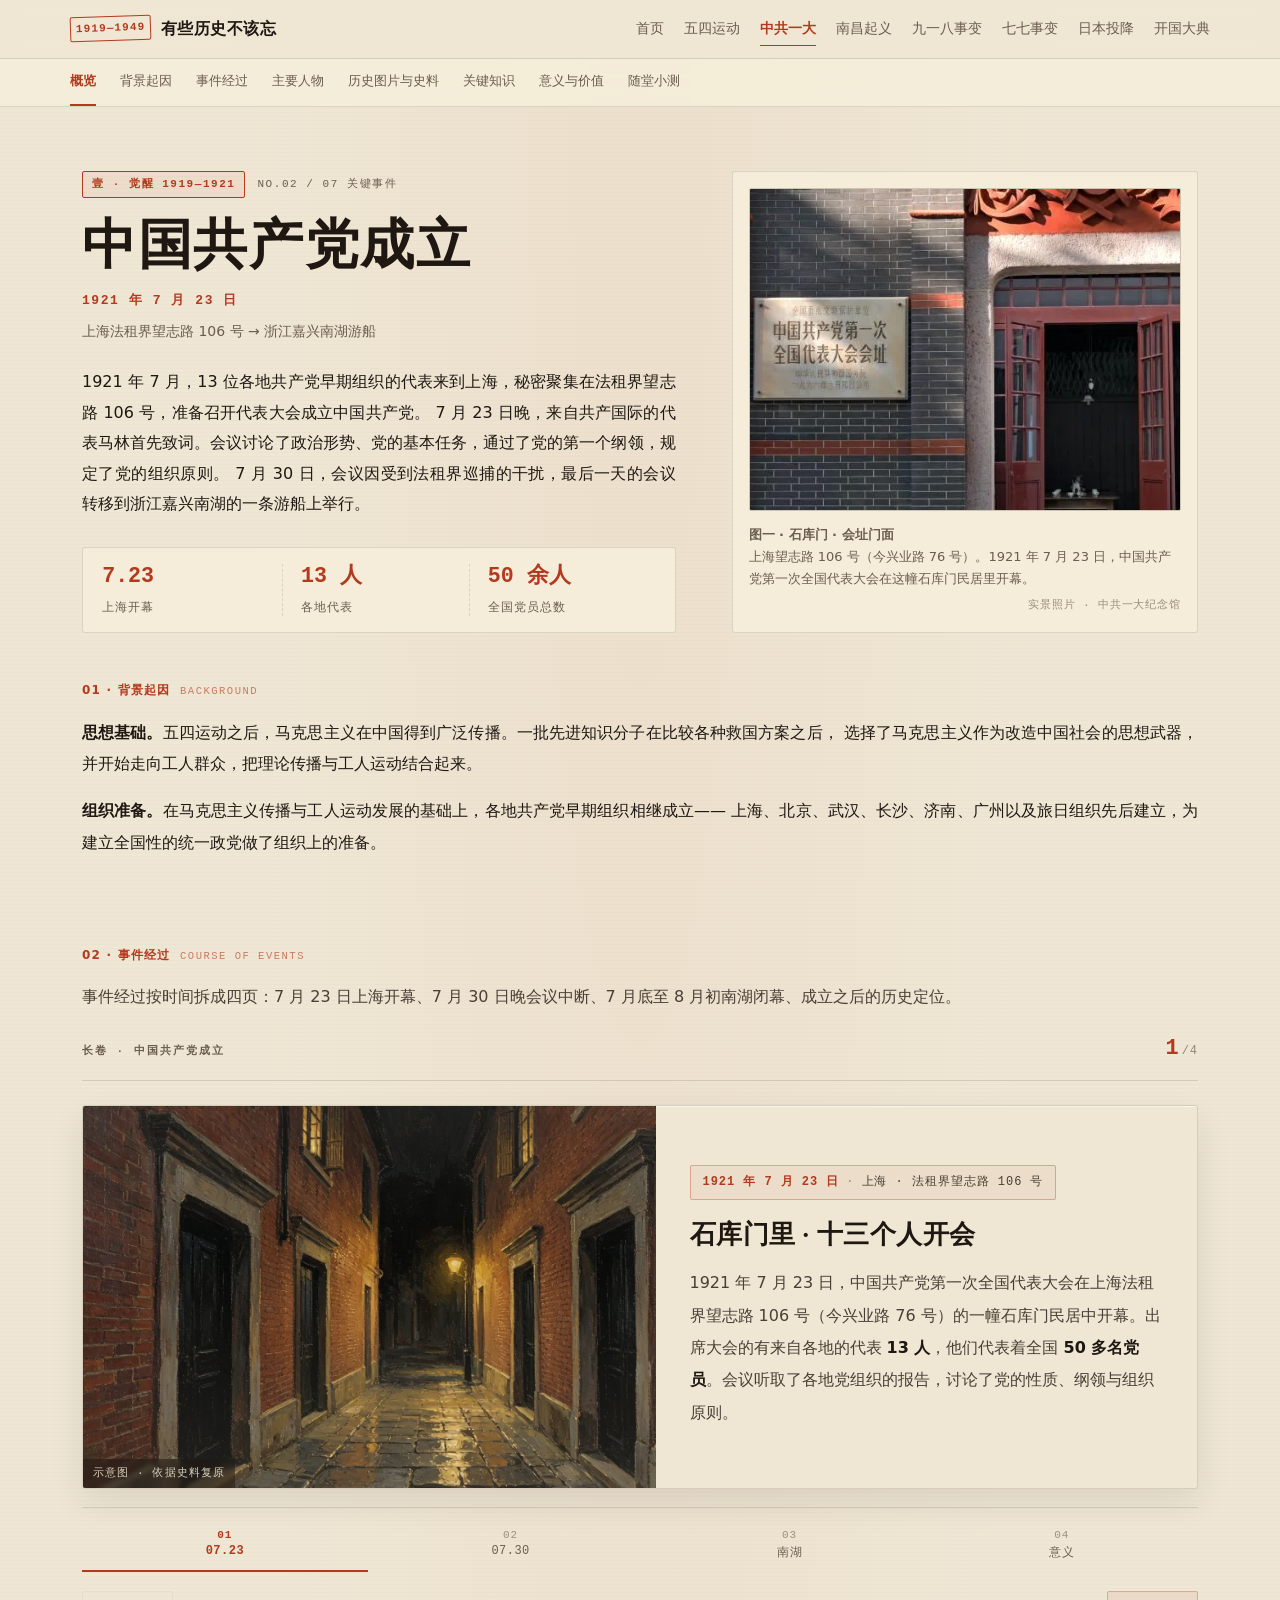
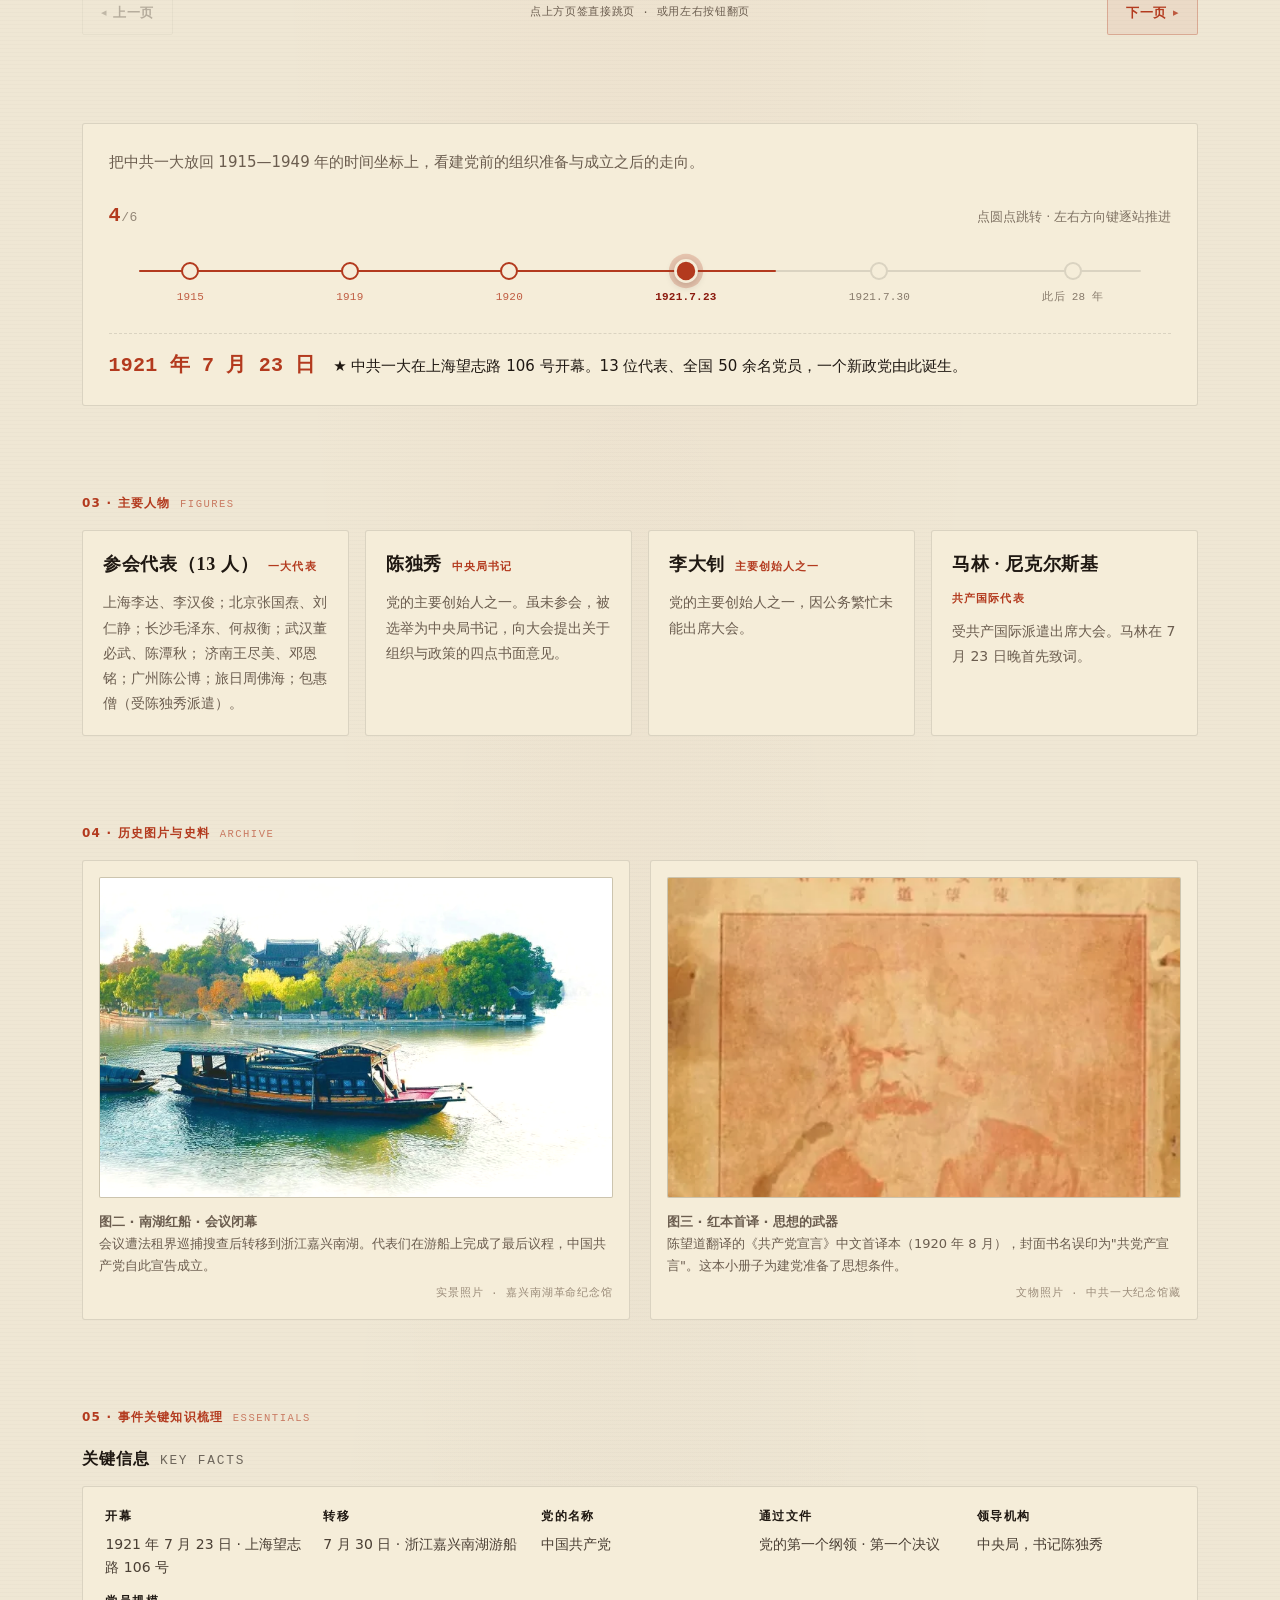
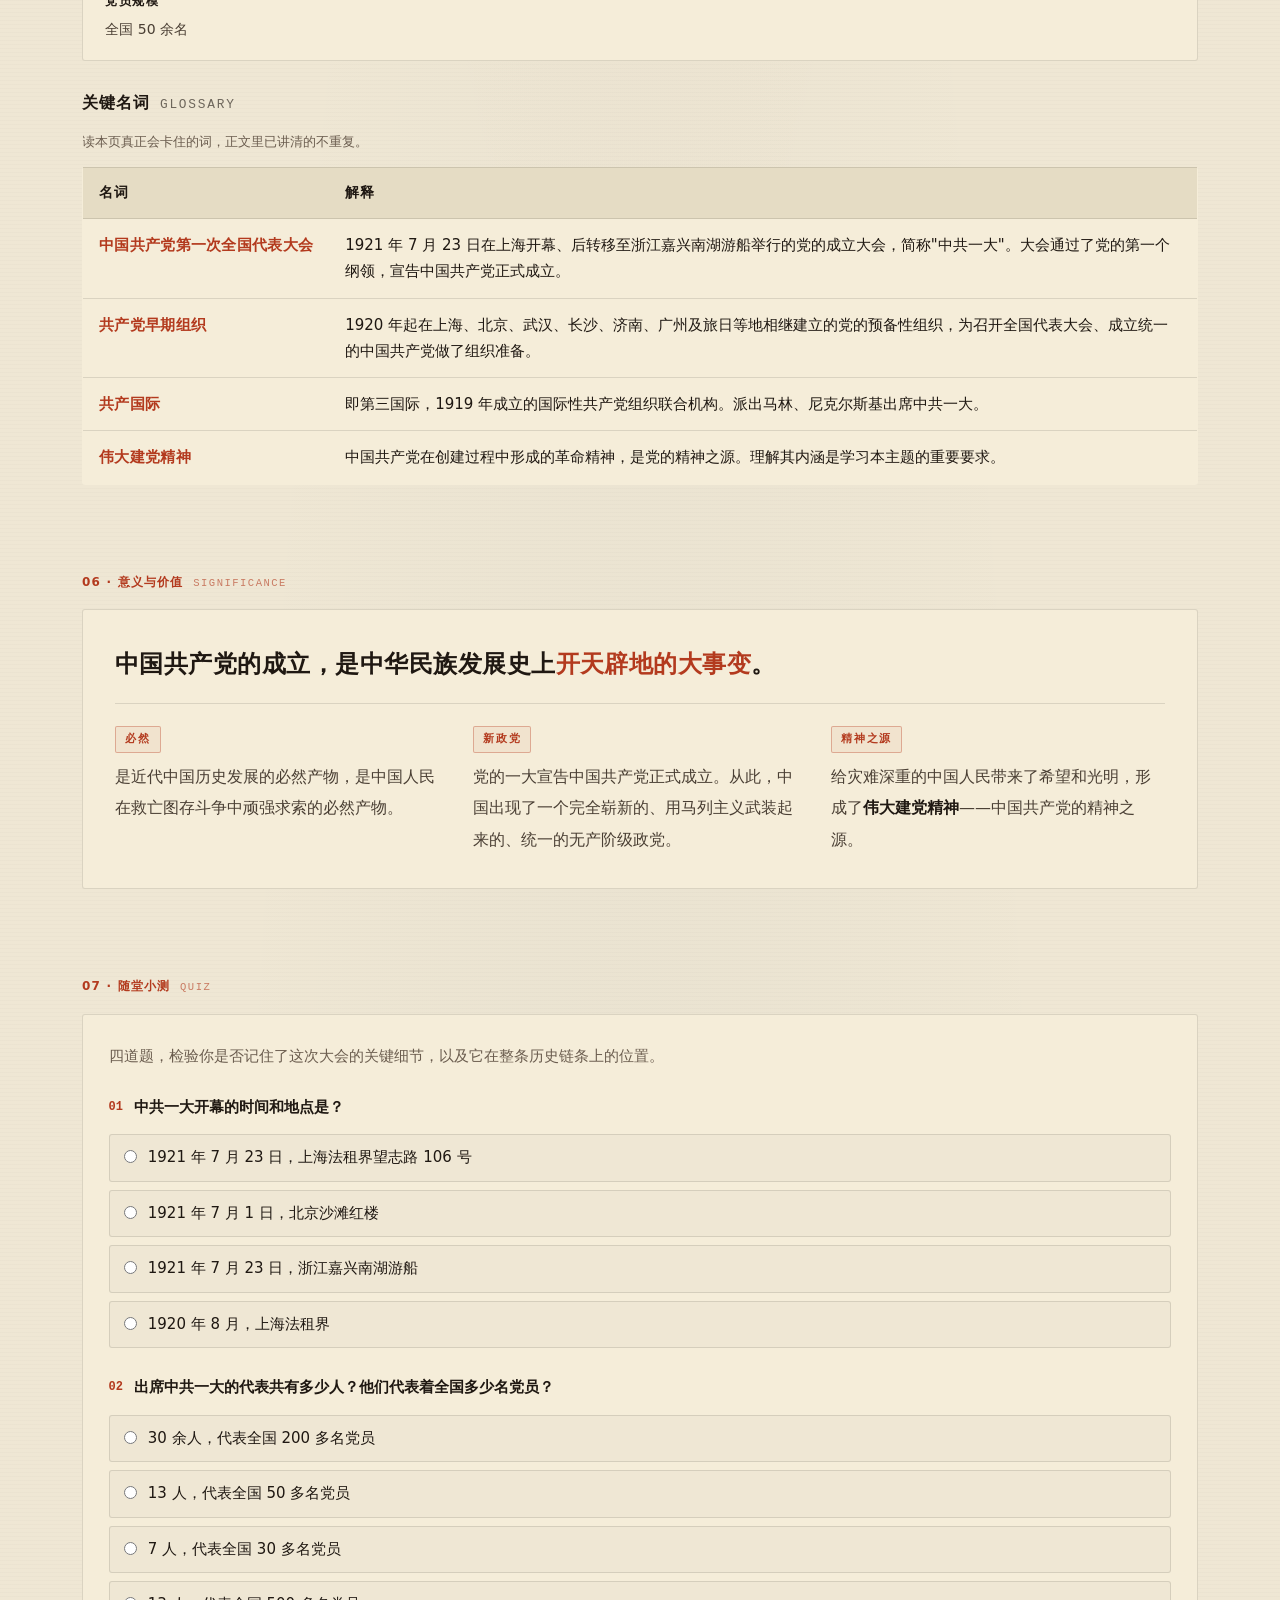
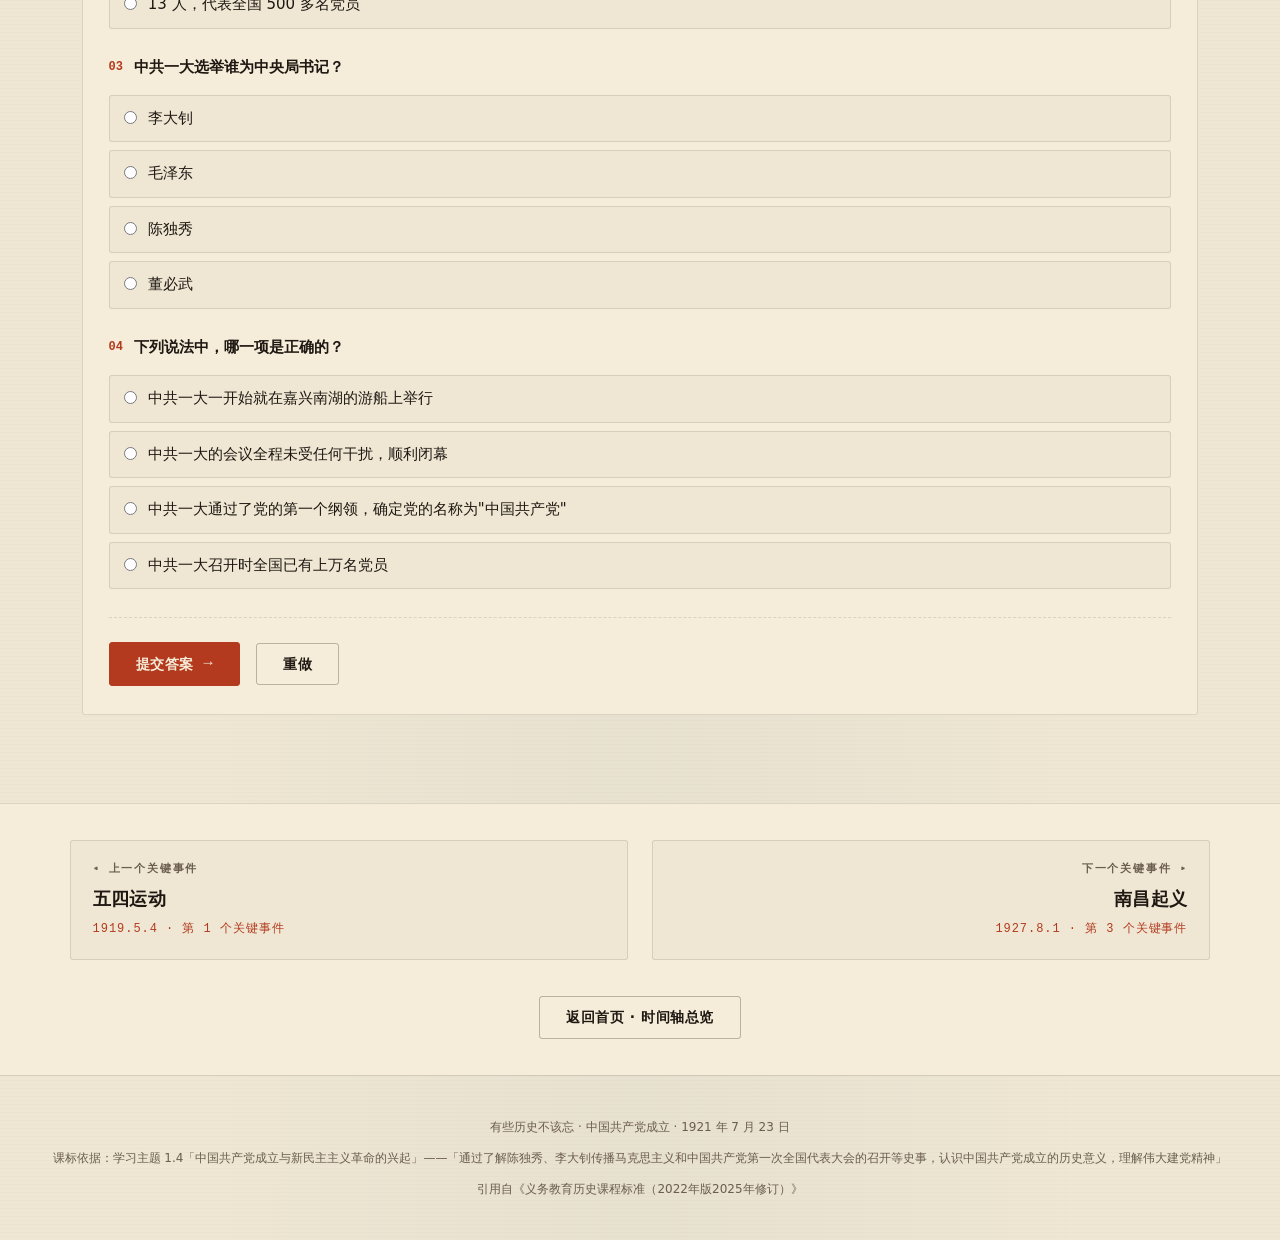
<file: events/02-zhongguo-gongchandang.html>
<!DOCTYPE html>
<html lang="zh-CN">
<head>
<meta charset="UTF-8" />
<!-- 构建号诊断标记：freshness.js 靠它判断「本页是不是旧副本」 -->
<meta name="site-build" content="20260923b" />
<meta name="viewport" content="width=device-width, initial-scale=1" />
<title>中国共产党成立 · 1921年7月23日 ｜ 有些历史不该忘</title>
<meta name="description" content="中国共产党成立完整史实：时间地点、背景起因、事件经过、主要人物、史料、历史意义与关键名词解释。" />
<meta name="theme-color" content="#EFE7D4" />

<link rel="icon" href="data:image/svg+xml,%3Csvg xmlns='http://www.w3.org/2000/svg' viewBox='0 0 64 64'%3E%3Crect width='64' height='64' fill='%23EFE7D4'/%3E%3Crect x='6' y='6' width='52' height='52' fill='none' stroke='%23B33A1E' stroke-width='4'/%3E%3Ctext x='32' y='45' font-family='Songti SC,SimSun,serif' font-size='40' font-weight='700' fill='%23B33A1E' text-anchor='middle'%3E%E5%8F%B2%3C/text%3E%3C/svg%3E" />
<link rel="stylesheet" href="../assets/css/base.css?v=20260923b" />
<link rel="stylesheet" href="../assets/css/design.css?v=20260923b" />
<link rel="stylesheet" href="../assets/css/flipbook.css?v=20260923b" />
<link rel="stylesheet" href="../assets/css/mobile.css?v=20260923b" />
<script src="../assets/js/freshness.js?v=20260923b" defer></script>
</head>
<body data-event="yida">

<header id="site-nav"></header>

<nav class="page-sections" aria-label="本页章节">
  <div class="page-sections__inner">
    <a href="#sec-overview">概览</a>
    <a href="#sec-origin">背景起因</a>
    <a href="#sec-course">事件经过</a>
    <a href="#sec-people">主要人物</a>
    <a href="#sec-plates">历史图片与史料</a>
    <a href="#sec-essentials">关键知识</a>
    <a href="#sec-meaning">意义与价值</a>
    <a href="#sec-quiz">随堂小测</a>
  </div>
</nav>

<main id="main-content">

  <header class="event-hero" id="sec-overview">
    <div class="event-hero__grid">
      <div>
        <div class="event-hero__stage">
          <span class="stage-chip stage-chip--wake">壹 · 觉醒 1919—1921</span>
          <span class="event-hero__order">NO.02 / 07 关键事件</span>
        </div>

        <h1 class="event-hero__title">中国共产党成立</h1>
        <div class="event-hero__dateline">1921 年 7 月 23 日</div>
        <div class="event-hero__place">上海法租界望志路 106 号 → 浙江嘉兴南湖游船</div>

        <p class="event-hero__lead">
          1921 年 7 月，13 位各地共产党早期组织的代表来到上海，秘密聚集在法租界望志路 106 号，准备召开代表大会成立中国共产党。
          7 月 23 日晚，来自共产国际的代表马林首先致词。会议讨论了政治形势、党的基本任务，通过了党的第一个纲领，规定了党的组织原则。
          7 月 30 日，会议因受到法租界巡捕的干扰，最后一天的会议转移到浙江嘉兴南湖的一条游船上举行。
        </p>

        <div class="kpi-row">
          <div class="kpi-cell">
            <span class="kpi">7.23</span>
            <span class="kpi-label">上海开幕</span>
          </div>
          <div class="kpi-cell">
            <span class="kpi">13 人</span>
            <span class="kpi-label">各地代表</span>
          </div>
          <div class="kpi-cell">
            <span class="kpi">50 余人</span>
            <span class="kpi-label">全国党员总数</span>
          </div>
        </div>
      </div>

      <div>
        <div class="plate">
          <div class="plate__frame">
            <img class="plate__photo" src="../assets/img/q02-yida-fig1.webp"
                 alt="上海望志路106号（今兴业路76号）中共一大会址石库门厅堂内景"
                 loading="lazy" decoding="async" />
          </div>
          <div class="plate__meta">
            <p class="plate__caption">
              <strong>图一 · 石库门 · 会址门面</strong><br />
              上海望志路 106 号（今兴业路 76 号）。1921 年 7 月 23 日，中国共产党第一次全国代表大会在这幢石库门民居里开幕。
            </p>
            <span class="plate__source">实景照片 · 中共一大纪念馆</span>
          </div>
        </div>
      </div>
    </div>
  </header>

  <section class="section-shell" id="sec-origin" style="padding-top:0;">
    <div class="block">
      <div class="block__head">
        <h2 class="block__label">01 · 背景起因 <em>Background</em></h2>
      </div>
      <div class="block__body">
        <p>
          <strong>思想基础。</strong>五四运动之后，马克思主义在中国得到广泛传播。一批先进知识分子在比较各种救国方案之后，
          选择了马克思主义作为改造中国社会的思想武器，并开始走向工人群众，把理论传播与工人运动结合起来。
        </p>
        <p>
          <strong>组织准备。</strong>在马克思主义传播与工人运动发展的基础上，各地共产党早期组织相继成立——
          上海、北京、武汉、长沙、济南、广州以及旅日组织先后建立，为建立全国性的统一政党做了组织上的准备。
        </p>
      </div>
    </div>
  </section>

  <!-- ======================================================================
       事件经过（翻书动效：一页一个时间节点）
       ==================================================================== -->
  <section class="section-shell" id="sec-course" style="padding-top:0;">
    <div class="block">
      <div class="block__head">
        <h2 class="block__label">02 · 事件经过 <em>Course of Events</em></h2>
      </div>
      <div class="flipbook" data-flipbook="yida"></div>
    </div>
  </section>
<!-- ======================================================================
       时间轴定位器（点选站点 · 逐站读事件）
       ----------------------------------------------------------------------
       ⚠ 2026-09-21 补：此前 interact.js 的 Locator 渲染器、design.css 的
       .locator 全套样式、以及 window.LOCATORS 数据都已在位，但页面 HTML 里
       从来没有 data-locator 挂载点 —— 定位器全站从未渲染过（线上实测计数为 0）。
       此处补齐。挂载点紧跟「事件经过」，两者同属"逐节点读事件"的阅读路径。
       ==================================================================== -->
  <section class="section-shell" id="sec-locator" style="padding-top:0;">
    <div class="block">
      <div class="locator" data-locator="yida"></div>
    </div>
  </section>

  <section class="section-shell" id="sec-people" style="padding-top:0;">
    <div class="block">
      <div class="block__head">
        <h2 class="block__label">03 · 主要人物 <em>Figures</em></h2>
      </div>

      <div class="person-grid">
        <div class="person-card">
          <div class="person-card__name">参会代表（13 人）<span class="person-card__role">一大代表</span></div>
          <p class="person-card__desc">
            上海李达、李汉俊；北京张国焘、刘仁静；长沙毛泽东、何叔衡；武汉董必武、陈潭秋；
            济南王尽美、邓恩铭；广州陈公博；旅日周佛海；包惠僧（受陈独秀派遣）。
          </p>
        </div>
        <div class="person-card">
          <div class="person-card__name">陈独秀<span class="person-card__role">中央局书记</span></div>
          <p class="person-card__desc">
            党的主要创始人之一。虽未参会，被选举为中央局书记，向大会提出关于组织与政策的四点书面意见。
          </p>
        </div>
        <div class="person-card">
          <div class="person-card__name">李大钊<span class="person-card__role">主要创始人之一</span></div>
          <p class="person-card__desc">党的主要创始人之一，因公务繁忙未能出席大会。</p>
        </div>
        <div class="person-card">
          <div class="person-card__name">马林 · 尼克尔斯基<span class="person-card__role">共产国际代表</span></div>
          <p class="person-card__desc">受共产国际派遣出席大会。马林在 7 月 23 日晚首先致词。</p>
        </div>
      </div>
    </div>
  </section>

  <section class="section-shell" id="sec-plates" style="padding-top:0;">
    <div class="block">
      <div class="block__head">
        <h2 class="block__label">04 · 历史图片与史料 <em>Archive</em></h2>
      </div>

      <div class="plate-grid">
        <!-- 图二：嘉兴南湖游船 -->
        <div class="plate">
          <div class="plate__frame">
            <img class="plate__photo" src="../assets/img/q02-yida-fig2.webp"
                 alt="嘉兴南湖红船（中共一大闭幕会址纪念船）"
                 loading="lazy" decoding="async" />
          </div>
          <div class="plate__meta">
            <p class="plate__caption">
              <strong>图二 · 南湖红船 · 会议闭幕</strong><br />
              会议遭法租界巡捕搜查后转移到浙江嘉兴南湖。代表们在游船上完成了最后议程，中国共产党自此宣告成立。
            </p>
            <span class="plate__source">实景照片 · 嘉兴南湖革命纪念馆</span>
          </div>
        </div>

        <!-- 图三：一大代表分布 -->
        <div class="plate">
          <div class="plate__frame">
            <img class="plate__photo" src="../assets/img/q02-yida-fig3.webp"
                 alt="《共产党宣言》中文首译本（1920年8月“红本”）封面，书名误印为“共党产宣言”"
                 loading="lazy" decoding="async" />
          </div>
          <div class="plate__meta">
            <p class="plate__caption">
              <strong>图三 · 红本首译 · 思想的武器</strong><br />
              陈望道翻译的《共产党宣言》中文首译本（1920 年 8 月），封面书名误印为"共党产宣言"。这本小册子为建党准备了思想条件。
            </p>
            <span class="plate__source">文物照片 · 中共一大纪念馆藏</span>
          </div>
        </div>
      </div>

    </div>
  </section>

  <section class="section-shell" id="sec-essentials" style="padding-top:0;">
    <div class="block">
      <div class="block__head">
        <h2 class="block__label">05 · 事件关键知识梳理 <em>Essentials</em></h2>
      </div>

      <div class="essentials-block">
        <div class="essentials-block__head">
          <h3 class="essentials-block__title">关键信息 <em>Key Facts</em></h3>
        </div>
        <div class="keyfacts">
          <div class="info-item">
            <div class="info-label">开幕</div>
            <div class="info-value">1921 年 7 月 23 日 · 上海望志路 106 号</div>
          </div>
          <div class="info-item">
            <div class="info-label">转移</div>
            <div class="info-value">7 月 30 日 · 浙江嘉兴南湖游船</div>
          </div>
          <div class="info-item">
            <div class="info-label">党的名称</div>
            <div class="info-value">中国共产党</div>
          </div>
          <div class="info-item">
            <div class="info-label">通过文件</div>
            <div class="info-value">党的第一个纲领 · 第一个决议</div>
          </div>
          <div class="info-item">
            <div class="info-label">领导机构</div>
            <div class="info-value">中央局，书记陈独秀</div>
          </div>
          <div class="info-item">
            <div class="info-label">党员规模</div>
            <div class="info-value">全国 50 余名</div>
          </div>
        </div>
      </div>

      <div class="essentials-block">
        <div class="essentials-block__head">
          <h3 class="essentials-block__title">关键名词 <em>Glossary</em></h3>
        </div>
        <table class="glossary-table">
        <caption>读本页真正会卡住的词，正文里已讲清的不重复。</caption>
        <thead>
          <tr>
            <th scope="col">名词</th>
            <th scope="col">解释</th>
          </tr>
        </thead>
        <tbody>
          <tr>
            <td class="term">中国共产党第一次全国代表大会</td>
            <td>1921 年 7 月 23 日在上海开幕、后转移至浙江嘉兴南湖游船举行的党的成立大会，简称"中共一大"。大会通过了党的第一个纲领，宣告中国共产党正式成立。</td>
          </tr>
          <tr>
            <td class="term">共产党早期组织</td>
            <td>1920 年起在上海、北京、武汉、长沙、济南、广州及旅日等地相继建立的党的预备性组织，为召开全国代表大会、成立统一的中国共产党做了组织准备。</td>
          </tr>
          <tr>
            <td class="term">共产国际</td>
            <td>即第三国际，1919 年成立的国际性共产党组织联合机构。派出马林、尼克尔斯基出席中共一大。</td>
          </tr>
          <tr>
            <td class="term">伟大建党精神</td>
            <td>中国共产党在创建过程中形成的革命精神，是党的精神之源。理解其内涵是学习本主题的重要要求。</td>
          </tr>
        </tbody>
      </table>
    </div>
  </section>

  <!-- ======================================================================
       意义与价值（精炼版：一句话定性 + 三条要义）
       ==================================================================== -->
  <section class="section-shell" id="sec-meaning" style="padding-top:0;">
    <div class="block">
      <div class="block__head">
        <h2 class="block__label">06 · 意义与价值 <em>Significance</em></h2>
      </div>

      <div class="essence">
        <p class="essence__claim">
          中国共产党的成立，是中华民族发展史上<strong>开天辟地的大事变</strong>。
        </p>

        <div class="essence__points">
          <div class="essence__point">
            <span class="essence__tag">必然</span>
            <p class="essence__text">
              是近代中国历史发展的必然产物，是中国人民在救亡图存斗争中顽强求索的必然产物。
            </p>
          </div>
          <div class="essence__point">
            <span class="essence__tag">新政党</span>
            <p class="essence__text">
              党的一大宣告中国共产党正式成立。从此，中国出现了一个完全崭新的、用马列主义武装起来的、统一的无产阶级政党。
            </p>
          </div>
          <div class="essence__point">
            <span class="essence__tag">精神之源</span>
            <p class="essence__text">
              给灾难深重的中国人民带来了希望和光明，形成了<strong>伟大建党精神</strong>——中国共产党的精神之源。
            </p>
          </div>
        </div>
      </div>
    </div>
  </section>

  <section class="section-shell" id="sec-quiz" style="padding-top:0;">
    <div class="block">
      <div class="block__head">
        <h2 class="block__label">07 · 随堂小测 <em>Quiz</em></h2>
      </div>
      <div class="quiz" data-quiz="yida"></div>
    </div>
  </section>

</main>

<nav id="event-pager" aria-label="关键事件切换"></nav>

<footer class="site-footer">
  <p style="margin:0;">有些历史不该忘 · 中国共产党成立 · 1921 年 7 月 23 日</p>
  <p style="margin:.5rem 0 0;">
    课标依据：学习主题 1.4「中国共产党成立与新民主主义革命的兴起」——「通过了解陈独秀、李大钊传播马克思主义和中国共产党第一次全国代表大会的召开等史事，认识中国共产党成立的历史意义，理解伟大建党精神」
  </p>
  <p style="margin:.5rem 0 0;">引用自《义务教育历史课程标准（2022年版2025年修订）》</p>
</footer>

<script src="../assets/js/data.js?v=20260923b"></script>
<script src="../assets/js/sound.js?v=20260923b"></script>
<script src="../assets/js/site.js?v=20260923b"></script>
<script src="../assets/js/flipbook.js?v=20260923b"></script>
<script src="../assets/js/interact.js?v=20260923b"></script>
<script src="../assets/js/event-data-yida.js?v=20260923b"></script>
</body>
</html>
</file>
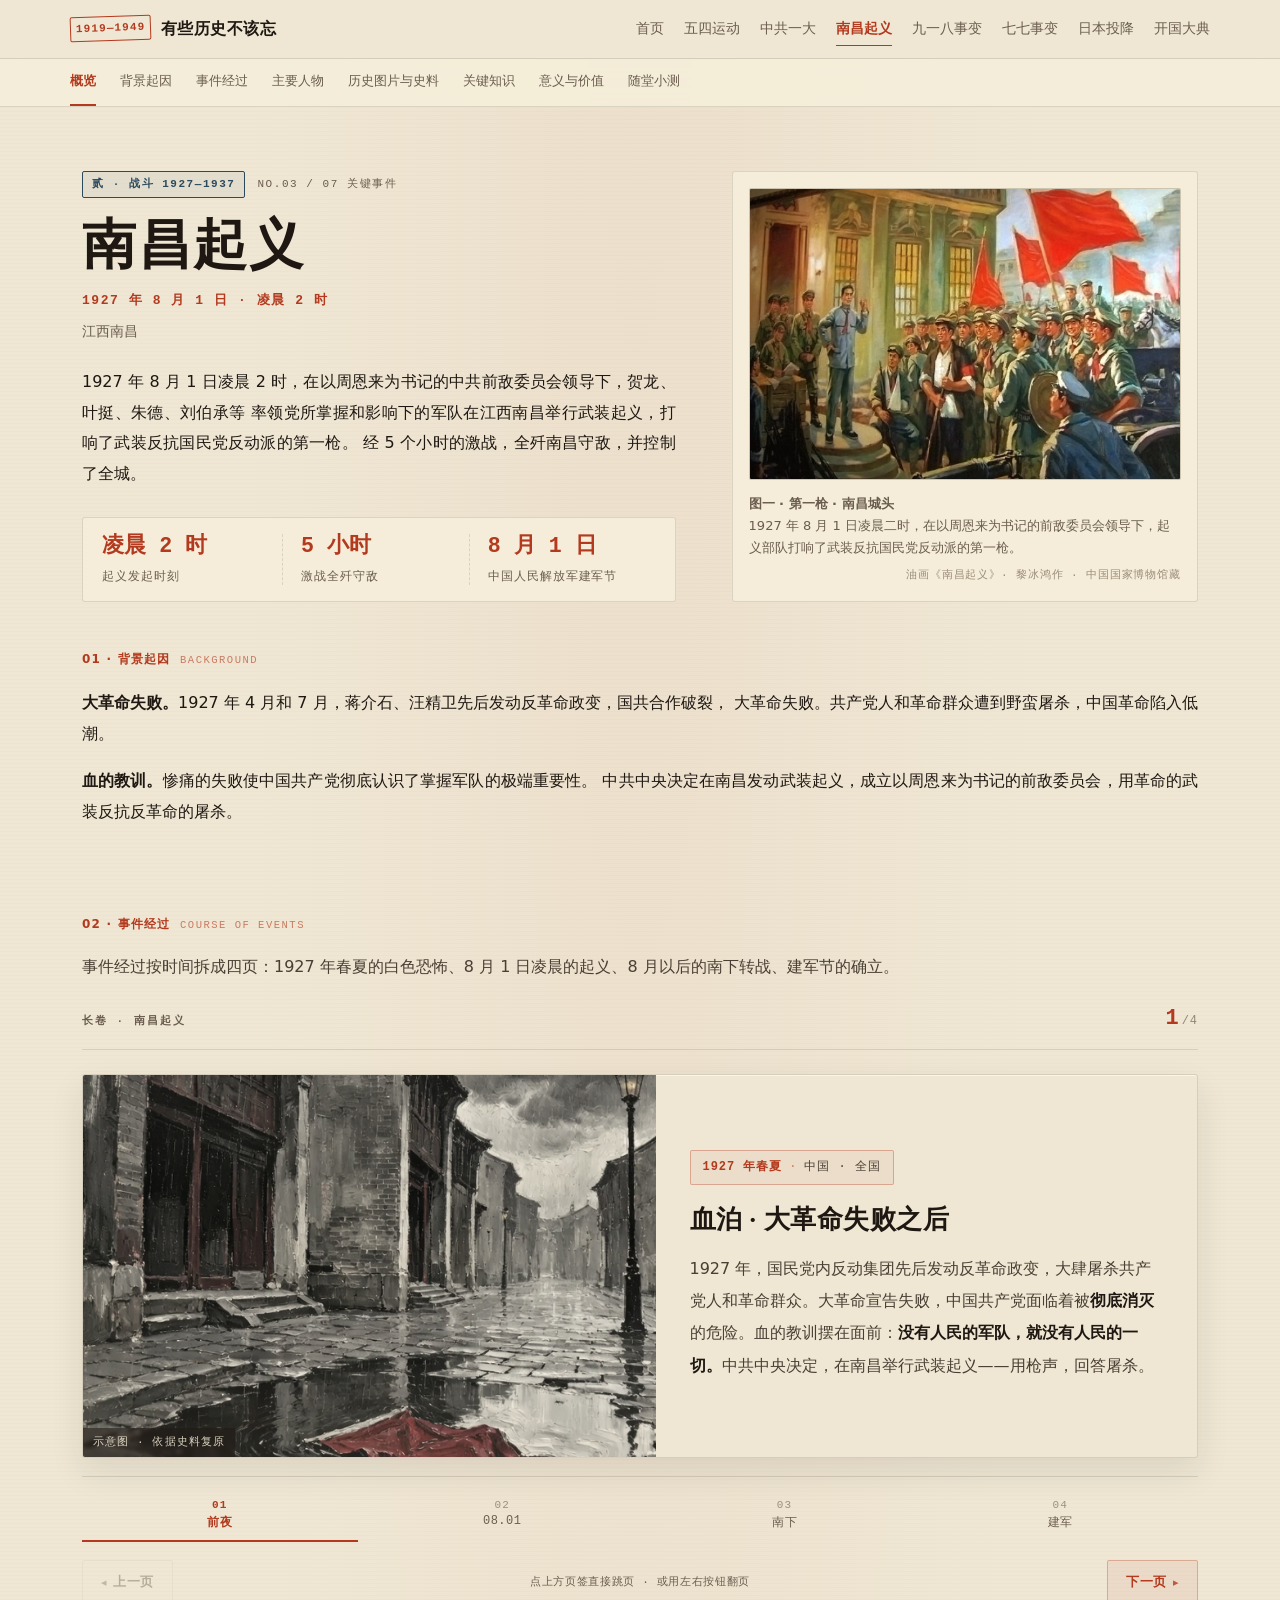
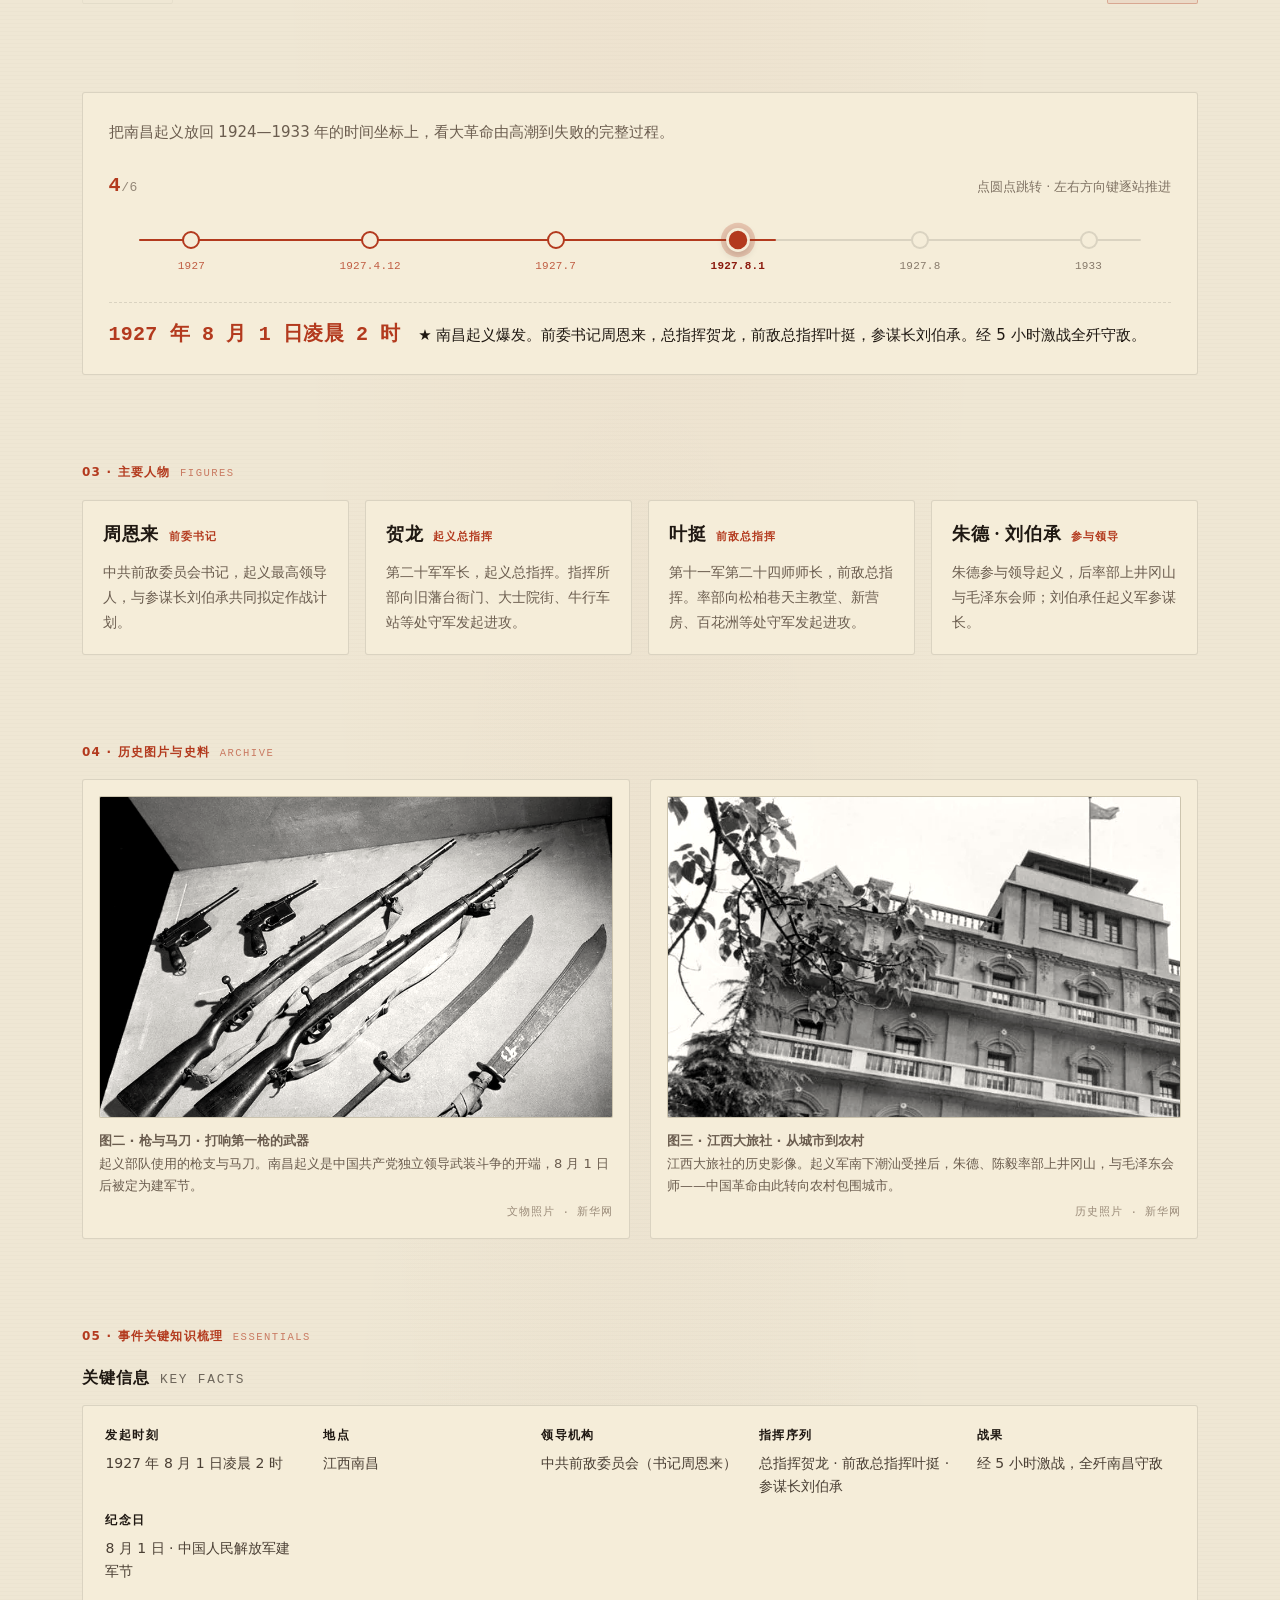
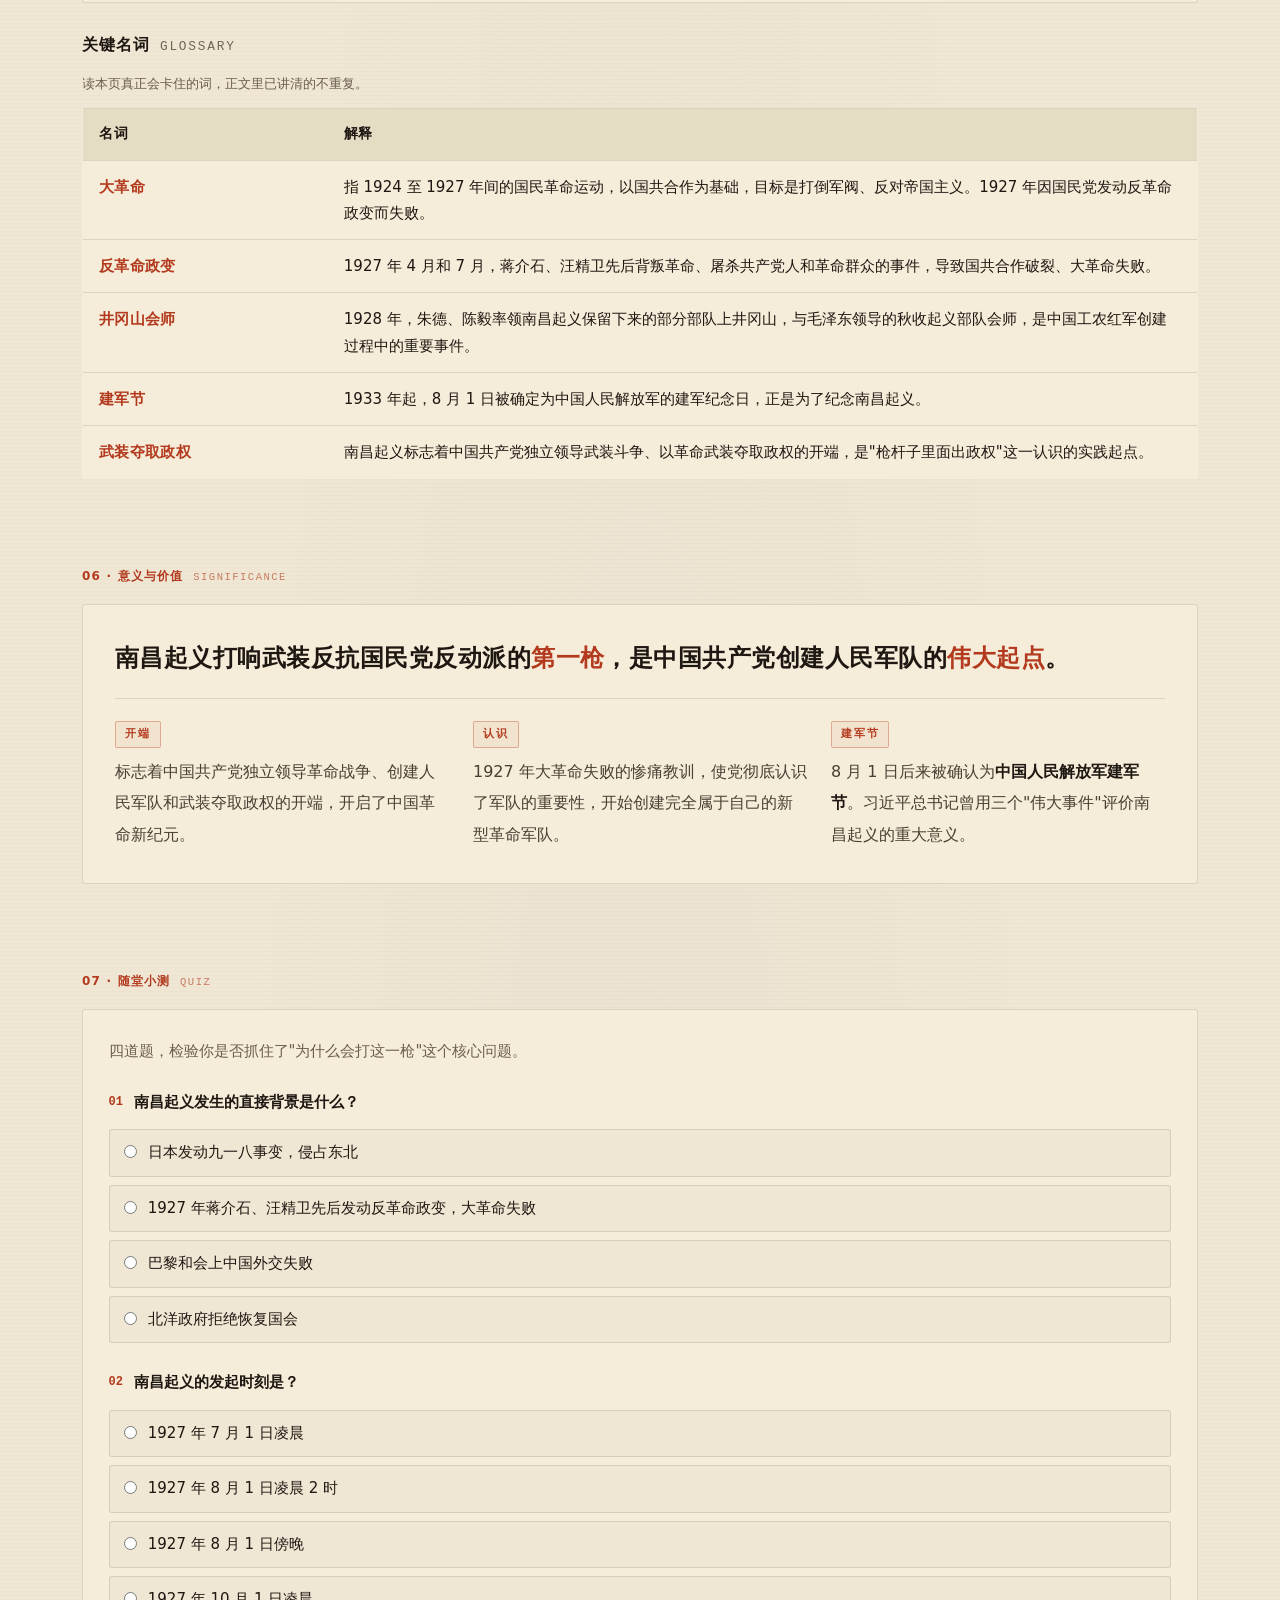
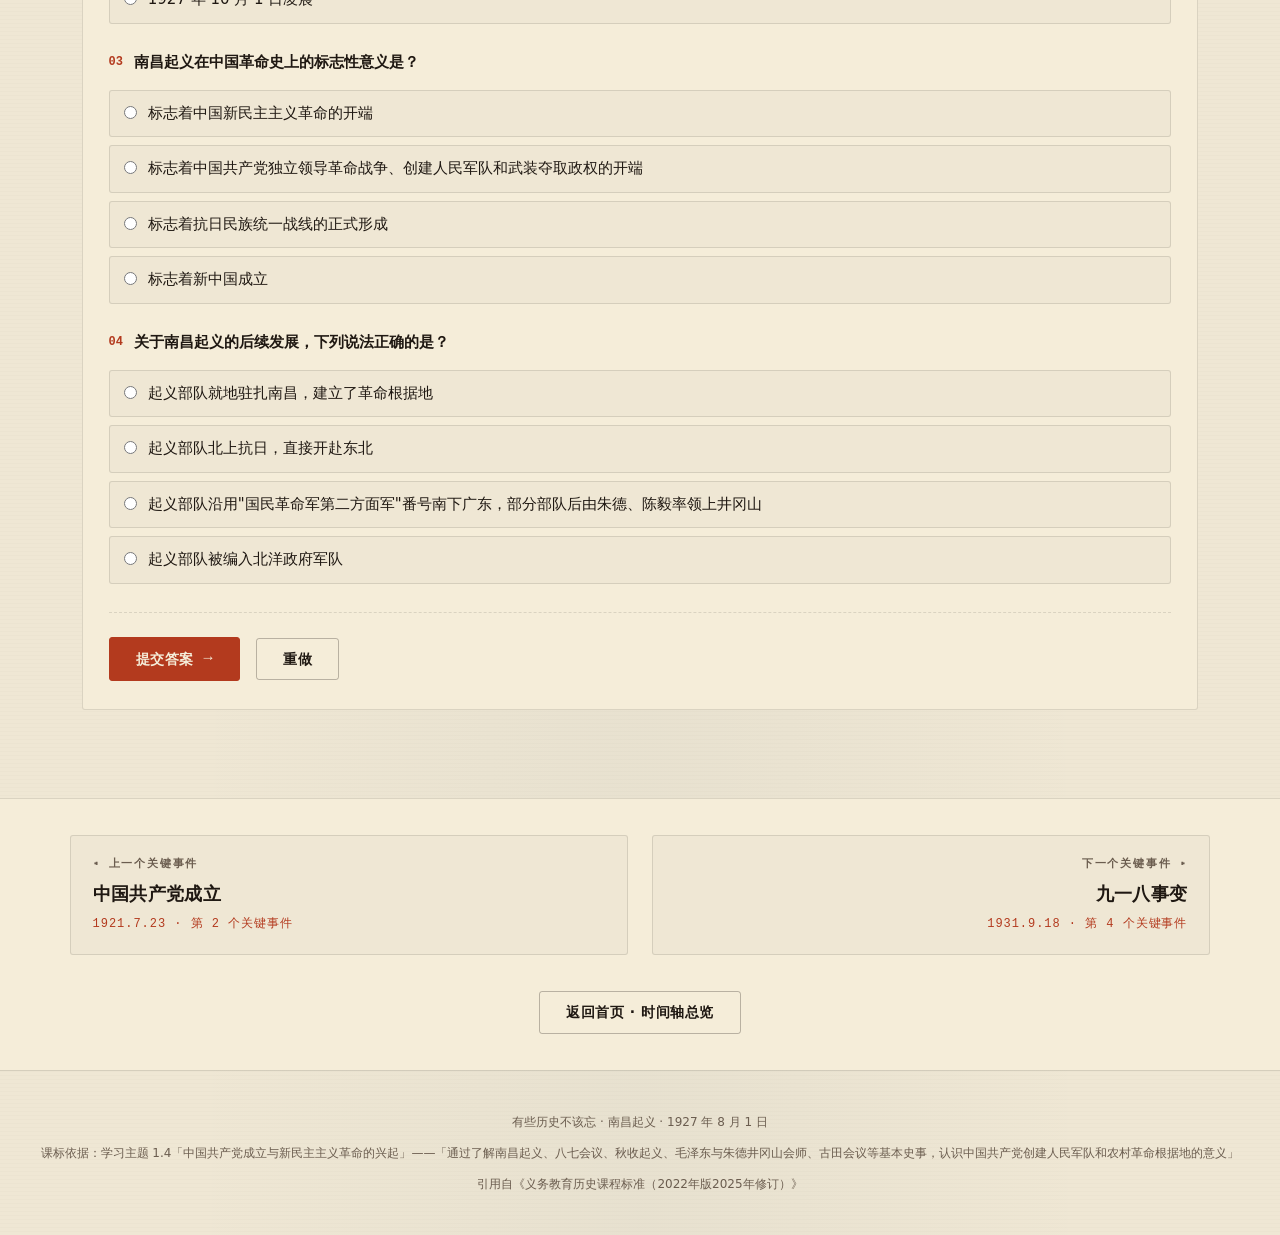
<file: events/03-nanchang-qiyi.html>
<!DOCTYPE html>
<html lang="zh-CN">
<head>
<meta charset="UTF-8" />
<!-- 构建号诊断标记：freshness.js 靠它判断「本页是不是旧副本」 -->
<meta name="site-build" content="20260923b" />
<meta name="viewport" content="width=device-width, initial-scale=1" />
<title>南昌起义 · 1927年8月1日 ｜ 有些历史不该忘</title>
<meta name="description" content="南昌起义完整史实：时间地点、背景起因、事件经过、主要人物、史料、历史意义与关键名词解释。" />
<meta name="theme-color" content="#EFE7D4" />

<link rel="icon" href="data:image/svg+xml,%3Csvg xmlns='http://www.w3.org/2000/svg' viewBox='0 0 64 64'%3E%3Crect width='64' height='64' fill='%23EFE7D4'/%3E%3Crect x='6' y='6' width='52' height='52' fill='none' stroke='%23B33A1E' stroke-width='4'/%3E%3Ctext x='32' y='45' font-family='Songti SC,SimSun,serif' font-size='40' font-weight='700' fill='%23B33A1E' text-anchor='middle'%3E%E5%8F%B2%3C/text%3E%3C/svg%3E" />
<link rel="stylesheet" href="../assets/css/base.css?v=20260923b" />
<link rel="stylesheet" href="../assets/css/design.css?v=20260923b" />
<link rel="stylesheet" href="../assets/css/flipbook.css?v=20260923b" />
<link rel="stylesheet" href="../assets/css/mobile.css?v=20260923b" />
<script src="../assets/js/freshness.js?v=20260923b" defer></script>
</head>
<body data-event="nanchang">

<header id="site-nav"></header>

<nav class="page-sections" aria-label="本页章节">
  <div class="page-sections__inner">
    <a href="#sec-overview">概览</a>
    <a href="#sec-origin">背景起因</a>
    <a href="#sec-course">事件经过</a>
    <a href="#sec-people">主要人物</a>
    <a href="#sec-plates">历史图片与史料</a>
    <a href="#sec-essentials">关键知识</a>
    <a href="#sec-meaning">意义与价值</a>
    <a href="#sec-quiz">随堂小测</a>
  </div>
</nav>

<main id="main-content">

  <header class="event-hero" id="sec-overview">
    <div class="event-hero__grid">
      <div>
        <div class="event-hero__stage">
          <span class="stage-chip stage-chip--fight">贰 · 战斗 1927—1937</span>
          <span class="event-hero__order">NO.03 / 07 关键事件</span>
        </div>

        <h1 class="event-hero__title">南昌起义</h1>
        <div class="event-hero__dateline">1927 年 8 月 1 日 · 凌晨 2 时</div>
        <div class="event-hero__place">江西南昌</div>

        <p class="event-hero__lead">
          1927 年 8 月 1 日凌晨 2 时，在以周恩来为书记的中共前敌委员会领导下，贺龙、叶挺、朱德、刘伯承等
          率领党所掌握和影响下的军队在江西南昌举行武装起义，打响了武装反抗国民党反动派的第一枪。
          经 5 个小时的激战，全歼南昌守敌，并控制了全城。
        </p>

        <div class="kpi-row">
          <div class="kpi-cell">
            <span class="kpi">凌晨 2 时</span>
            <span class="kpi-label">起义发起时刻</span>
          </div>
          <div class="kpi-cell">
            <span class="kpi">5 小时</span>
            <span class="kpi-label">激战全歼守敌</span>
          </div>
          <div class="kpi-cell">
            <span class="kpi">8 月 1 日</span>
            <span class="kpi-label">中国人民解放军建军节</span>
          </div>
        </div>
      </div>

      <div>
        <div class="plate">
          <div class="plate__frame">
            <img class="plate__photo" src="../assets/img/q03-nanchang-fig1.webp"
                 alt="油画《南昌起义》：起义部队官兵持枪集合，红旗招展，指挥员立于台阶上向队伍讲话"
                 loading="lazy" decoding="async" />
          </div>
          <div class="plate__meta">
            <p class="plate__caption">
              <strong>图一 · 第一枪 · 南昌城头</strong><br />
              1927 年 8 月 1 日凌晨二时，在以周恩来为书记的前敌委员会领导下，起义部队打响了武装反抗国民党反动派的第一枪。
            </p>
            <span class="plate__source">油画《南昌起义》· 黎冰鸿作 · 中国国家博物馆藏</span>
          </div>
        </div>
      </div>
    </div>
  </header>

  <section class="section-shell" id="sec-origin" style="padding-top:0;">
    <div class="block">
      <div class="block__head">
        <h2 class="block__label">01 · 背景起因 <em>Background</em></h2>
      </div>
      <div class="block__body">
        <p>
          <strong>大革命失败。</strong>1927 年 4 月和 7 月，蒋介石、汪精卫先后发动反革命政变，国共合作破裂，
          大革命失败。共产党人和革命群众遭到野蛮屠杀，中国革命陷入低潮。
        </p>
        <p>
          <strong>血的教训。</strong>惨痛的失败使中国共产党彻底认识了掌握军队的极端重要性。
          中共中央决定在南昌发动武装起义，成立以周恩来为书记的前敌委员会，用革命的武装反抗反革命的屠杀。
        </p>
      </div>
    </div>
  </section>

  <!-- ======================================================================
       事件经过（翻书动效：一页一个时间节点）
       ==================================================================== -->
  <section class="section-shell" id="sec-course" style="padding-top:0;">
    <div class="block">
      <div class="block__head">
        <h2 class="block__label">02 · 事件经过 <em>Course of Events</em></h2>
      </div>
      <div class="flipbook" data-flipbook="nanchang"></div>
    </div>
  </section>
<!-- ======================================================================
       时间轴定位器（点选站点 · 逐站读事件）
       ----------------------------------------------------------------------
       ⚠ 2026-09-21 补：此前 interact.js 的 Locator 渲染器、design.css 的
       .locator 全套样式、以及 window.LOCATORS 数据都已在位，但页面 HTML 里
       从来没有 data-locator 挂载点 —— 定位器全站从未渲染过（线上实测计数为 0）。
       此处补齐。挂载点紧跟「事件经过」，两者同属"逐节点读事件"的阅读路径。
       ==================================================================== -->
  <section class="section-shell" id="sec-locator" style="padding-top:0;">
    <div class="block">
      <div class="locator" data-locator="nanchang"></div>
    </div>
  </section>

  <section class="section-shell" id="sec-people" style="padding-top:0;">
    <div class="block">
      <div class="block__head">
        <h2 class="block__label">03 · 主要人物 <em>Figures</em></h2>
      </div>

      <!--
        ⚠ 2026-09-22 波哥要求：主要人物一页最多四个，避免整页铺满名字。
        原 6 张（周恩来 / 贺龙 / 叶挺 / 朱德 / 刘伯承 / 粟裕等）精简为 4 张：
        朱德与刘伯承合并成一张（沿用 02 页"马林·尼克尔斯基"的合并写法），
        "粟裕等年轻军事人才"已在本页意义与价值中不再单独占位，属泛述，去掉。
      -->
      <div class="person-grid">
        <div class="person-card">
          <div class="person-card__name">周恩来<span class="person-card__role">前委书记</span></div>
          <p class="person-card__desc">中共前敌委员会书记，起义最高领导人，与参谋长刘伯承共同拟定作战计划。</p>
        </div>
        <div class="person-card">
          <div class="person-card__name">贺龙<span class="person-card__role">起义总指挥</span></div>
          <p class="person-card__desc">第二十军军长，起义总指挥。指挥所部向旧藩台衙门、大士院街、牛行车站等处守军发起进攻。</p>
        </div>
        <div class="person-card">
          <div class="person-card__name">叶挺<span class="person-card__role">前敌总指挥</span></div>
          <p class="person-card__desc">第十一军第二十四师师长，前敌总指挥。率部向松柏巷天主教堂、新营房、百花洲等处守军发起进攻。</p>
        </div>
        <div class="person-card">
          <div class="person-card__name">朱德 · 刘伯承<span class="person-card__role">参与领导</span></div>
          <p class="person-card__desc">朱德参与领导起义，后率部上井冈山与毛泽东会师；刘伯承任起义军参谋长。</p>
        </div>
      </div>
    </div>
  </section>

  <section class="section-shell" id="sec-plates" style="padding-top:0;">
    <div class="block">
      <div class="block__head">
        <h2 class="block__label">04 · 历史图片与史料 <em>Archive</em></h2>
      </div>

      <div class="plate-grid">
        <!-- 图二：起义部队武器（文物照） -->
        <div class="plate">
          <div class="plate__frame">
            <img class="plate__photo" src="../assets/img/q03-nanchang-fig2.webp"
                 alt="南昌起义部队使用过的枪支与马刀（文物）"
                 loading="lazy" decoding="async" />
          </div>
          <div class="plate__meta">
            <p class="plate__caption">
              <strong>图二 · 枪与马刀 · 打响第一枪的武器</strong><br />
              起义部队使用的枪支与马刀。南昌起义是中国共产党独立领导武装斗争的开端，8 月 1 日后被定为建军节。
            </p>
            <span class="plate__source">文物照片 · 新华网</span>
          </div>
        </div>

        <!-- 图三：军民剪影 -->
        <div class="plate">
          <div class="plate__frame">
            <img class="plate__photo" src="../assets/img/q03-nanchang-fig3.webp"
                 alt="1930年代俯瞰南昌江西大旅社历史影像"
                 loading="lazy" decoding="async" />
          </div>
          <div class="plate__meta">
            <p class="plate__caption">
              <strong>图三 · 江西大旅社 · 从城市到农村</strong><br />
              江西大旅社的历史影像。起义军南下潮汕受挫后，朱德、陈毅率部上井冈山，与毛泽东会师——中国革命由此转向农村包围城市。
            </p>
            <span class="plate__source">历史照片 · 新华网</span>
          </div>
        </div>
      </div>

    </div>
  </section>

  <section class="section-shell" id="sec-essentials" style="padding-top:0;">
    <div class="block">
      <div class="block__head">
        <h2 class="block__label">05 · 事件关键知识梳理 <em>Essentials</em></h2>
      </div>

      <div class="essentials-block">
        <div class="essentials-block__head">
          <h3 class="essentials-block__title">关键信息 <em>Key Facts</em></h3>
        </div>
        <div class="keyfacts">
          <div class="info-item">
            <div class="info-label">发起时刻</div>
            <div class="info-value">1927 年 8 月 1 日凌晨 2 时</div>
          </div>
          <div class="info-item">
            <div class="info-label">地点</div>
            <div class="info-value">江西南昌</div>
          </div>
          <div class="info-item">
            <div class="info-label">领导机构</div>
            <div class="info-value">中共前敌委员会（书记周恩来）</div>
          </div>
          <div class="info-item">
            <div class="info-label">指挥序列</div>
            <div class="info-value">总指挥贺龙 · 前敌总指挥叶挺 · 参谋长刘伯承</div>
          </div>
          <div class="info-item">
            <div class="info-label">战果</div>
            <div class="info-value">经 5 小时激战，全歼南昌守敌</div>
          </div>
          <div class="info-item">
            <div class="info-label">纪念日</div>
            <div class="info-value">8 月 1 日 · 中国人民解放军建军节</div>
          </div>
        </div>
      </div>

      <div class="essentials-block">
        <div class="essentials-block__head">
          <h3 class="essentials-block__title">关键名词 <em>Glossary</em></h3>
        </div>
        <table class="glossary-table">
        <caption>读本页真正会卡住的词，正文里已讲清的不重复。</caption>
        <thead>
          <tr>
            <th scope="col">名词</th>
            <th scope="col">解释</th>
          </tr>
        </thead>
        <tbody>
          <tr>
            <td class="term">大革命</td>
            <td>指 1924 至 1927 年间的国民革命运动，以国共合作为基础，目标是打倒军阀、反对帝国主义。1927 年因国民党发动反革命政变而失败。</td>
          </tr>
          <tr>
            <td class="term">反革命政变</td>
            <td>1927 年 4 月和 7 月，蒋介石、汪精卫先后背叛革命、屠杀共产党人和革命群众的事件，导致国共合作破裂、大革命失败。</td>
          </tr>
          <tr>
            <td class="term">井冈山会师</td>
            <td>1928 年，朱德、陈毅率领南昌起义保留下来的部分部队上井冈山，与毛泽东领导的秋收起义部队会师，是中国工农红军创建过程中的重要事件。</td>
          </tr>
          <tr>
            <td class="term">建军节</td>
            <td>1933 年起，8 月 1 日被确定为中国人民解放军的建军纪念日，正是为了纪念南昌起义。</td>
          </tr>
          <tr>
            <td class="term">武装夺取政权</td>
            <td>南昌起义标志着中国共产党独立领导武装斗争、以革命武装夺取政权的开端，是"枪杆子里面出政权"这一认识的实践起点。</td>
          </tr>
        </tbody>
      </table>
    </div>
  </section>

  <!-- ======================================================================
       意义与价值（精炼版：一句话定性 + 三条要义）
       ==================================================================== -->
  <section class="section-shell" id="sec-meaning" style="padding-top:0;">
    <div class="block">
      <div class="block__head">
        <h2 class="block__label">06 · 意义与价值 <em>Significance</em></h2>
      </div>

      <div class="essence">
        <p class="essence__claim">
          南昌起义打响武装反抗国民党反动派的<strong>第一枪</strong>，是中国共产党创建人民军队的<strong>伟大起点</strong>。
        </p>

        <div class="essence__points">
          <div class="essence__point">
            <span class="essence__tag">开端</span>
            <p class="essence__text">
              标志着中国共产党独立领导革命战争、创建人民军队和武装夺取政权的开端，开启了中国革命新纪元。
            </p>
          </div>
          <div class="essence__point">
            <span class="essence__tag">认识</span>
            <p class="essence__text">
              1927 年大革命失败的惨痛教训，使党彻底认识了军队的重要性，开始创建完全属于自己的新型革命军队。
            </p>
          </div>
          <div class="essence__point">
            <span class="essence__tag">建军节</span>
            <p class="essence__text">
              8 月 1 日后来被确认为<strong>中国人民解放军建军节</strong>。习近平总书记曾用三个"伟大事件"评价南昌起义的重大意义。
            </p>
          </div>
        </div>
      </div>
    </div>
  </section>

  <section class="section-shell" id="sec-quiz" style="padding-top:0;">
    <div class="block">
      <div class="block__head">
        <h2 class="block__label">07 · 随堂小测 <em>Quiz</em></h2>
      </div>
      <div class="quiz" data-quiz="nanchang"></div>
    </div>
  </section>

</main>

<nav id="event-pager" aria-label="关键事件切换"></nav>

<footer class="site-footer">
  <p style="margin:0;">有些历史不该忘 · 南昌起义 · 1927 年 8 月 1 日</p>
  <p style="margin:.5rem 0 0;">
    课标依据：学习主题 1.4「中国共产党成立与新民主主义革命的兴起」——「通过了解南昌起义、八七会议、秋收起义、毛泽东与朱德井冈山会师、古田会议等基本史事，认识中国共产党创建人民军队和农村革命根据地的意义」
  </p>
  <p style="margin:.5rem 0 0;">引用自《义务教育历史课程标准（2022年版2025年修订）》</p>
</footer>

<script src="../assets/js/data.js?v=20260923b"></script>
<script src="../assets/js/sound.js?v=20260923b"></script>
<script src="../assets/js/site.js?v=20260923b"></script>
<script src="../assets/js/flipbook.js?v=20260923b"></script>
<script src="../assets/js/interact.js?v=20260923b"></script>
<script src="../assets/js/event-data-nanchang.js?v=20260923b"></script>
</body>
</html>
</file>
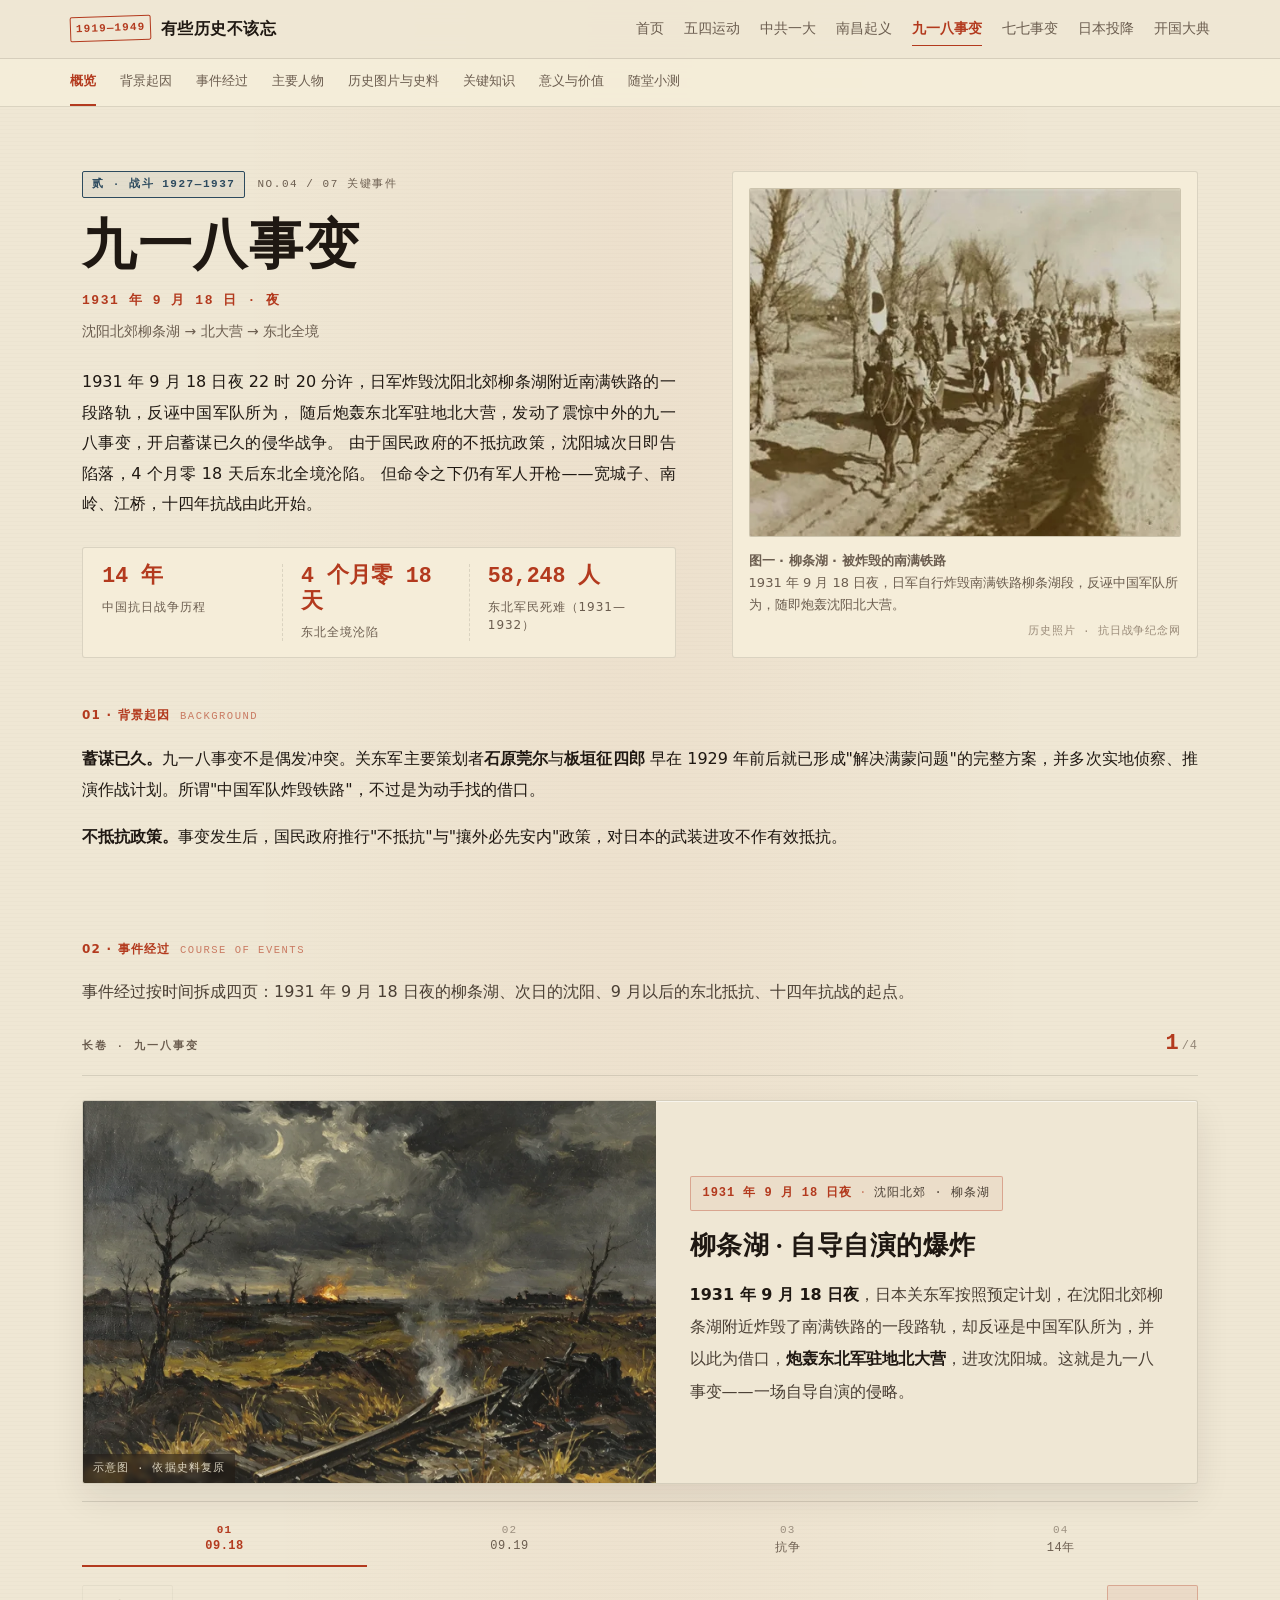
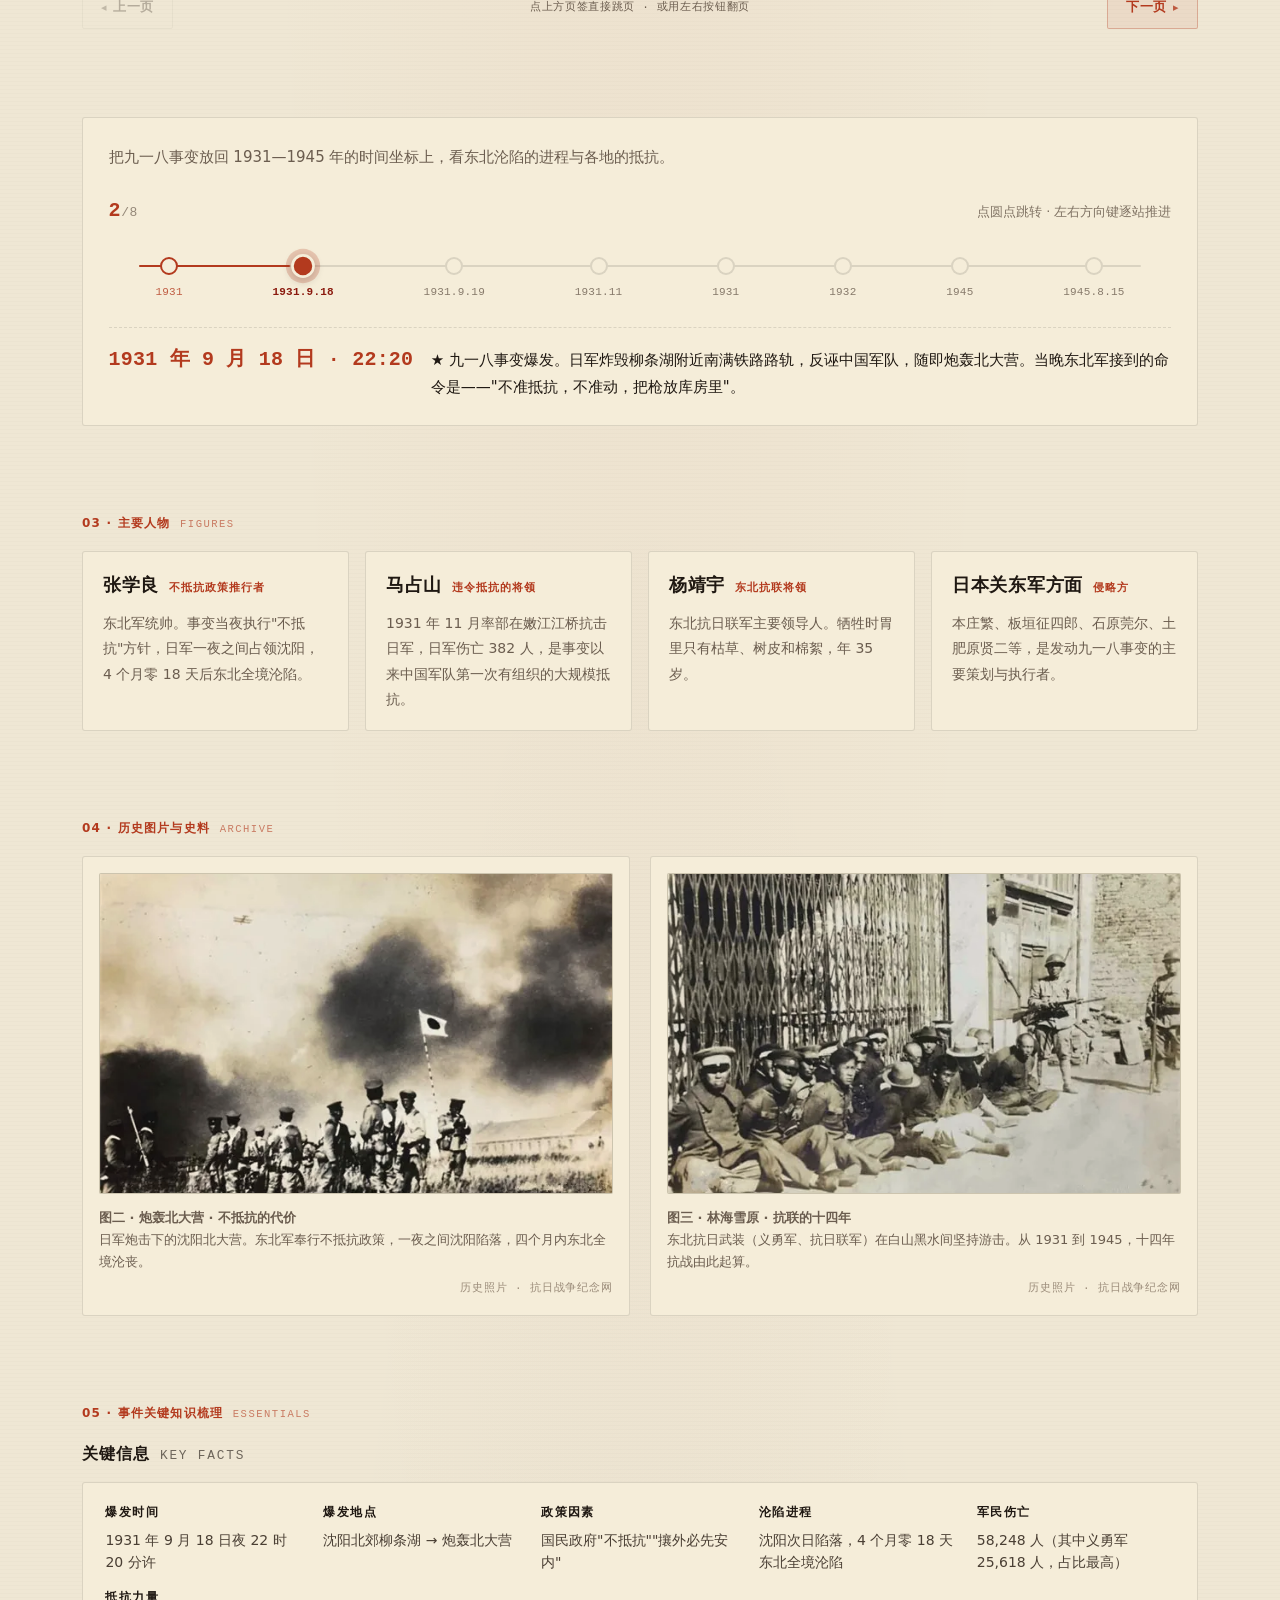
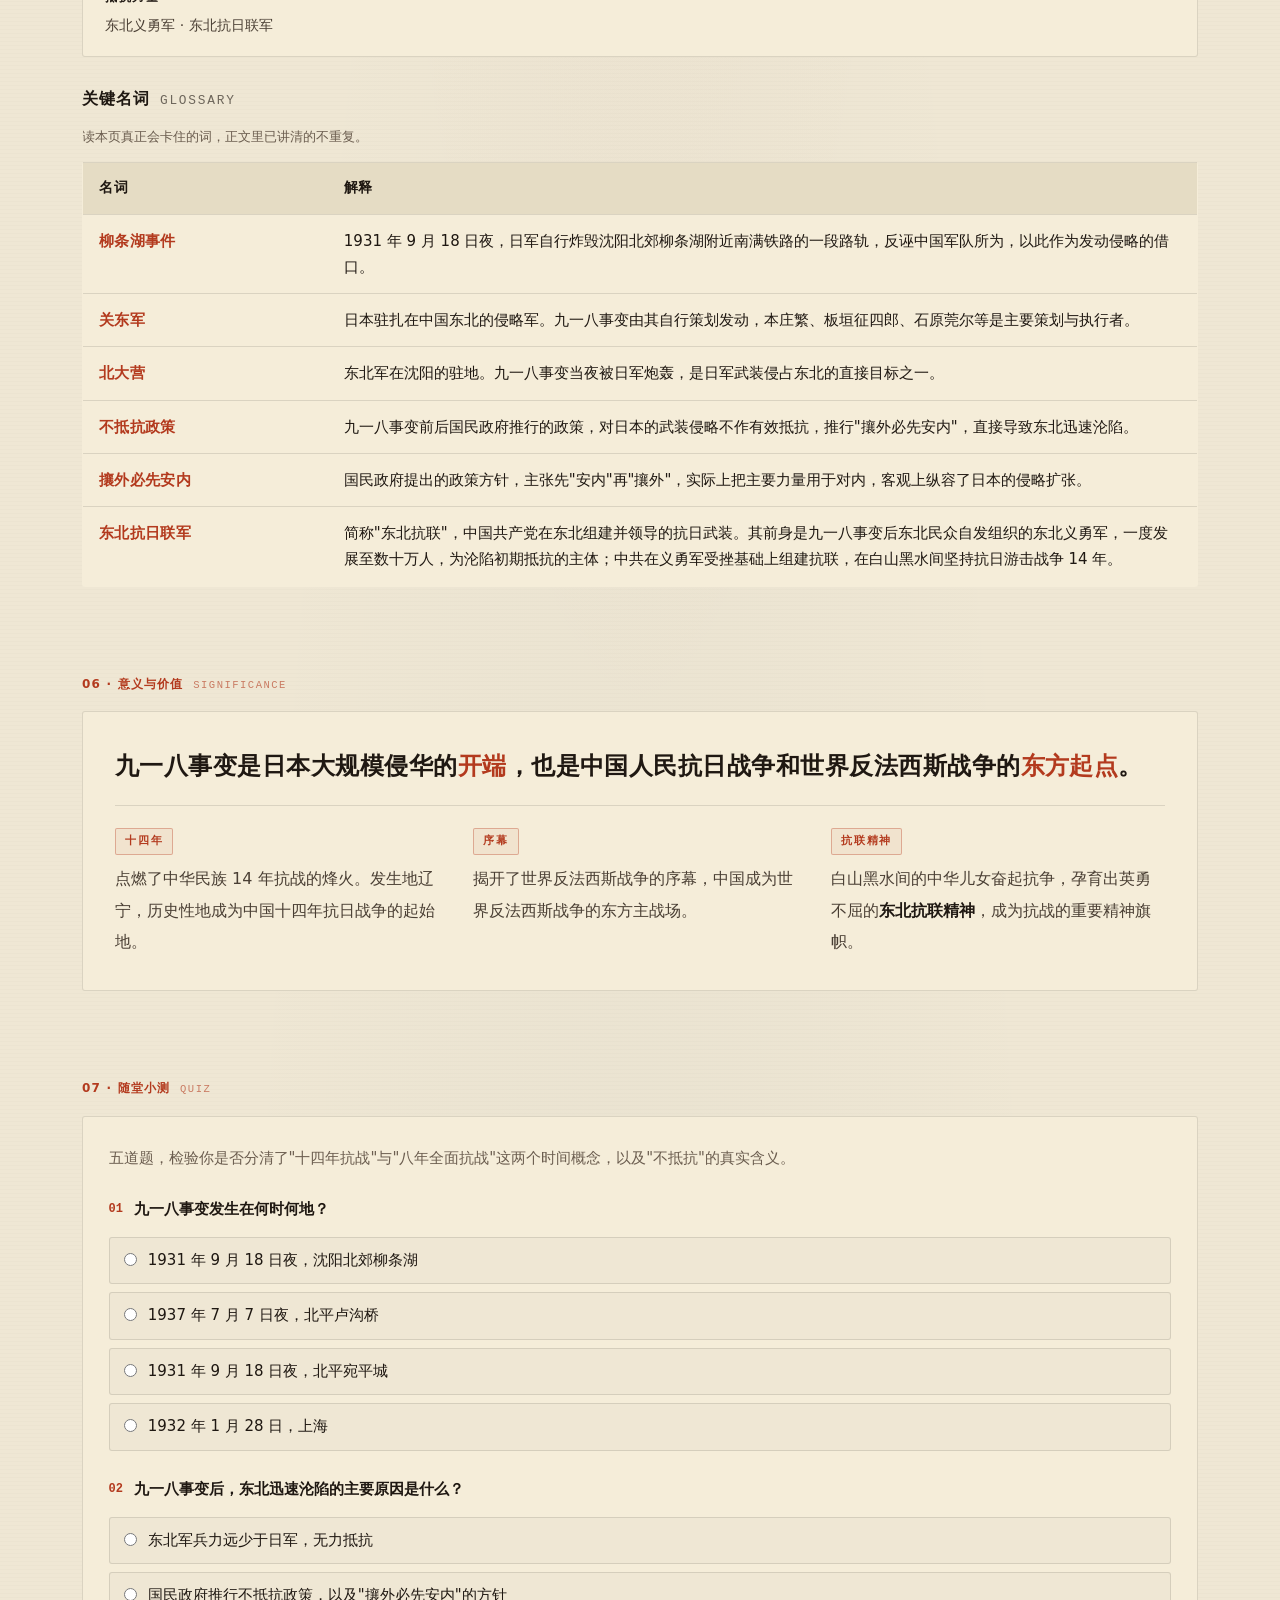
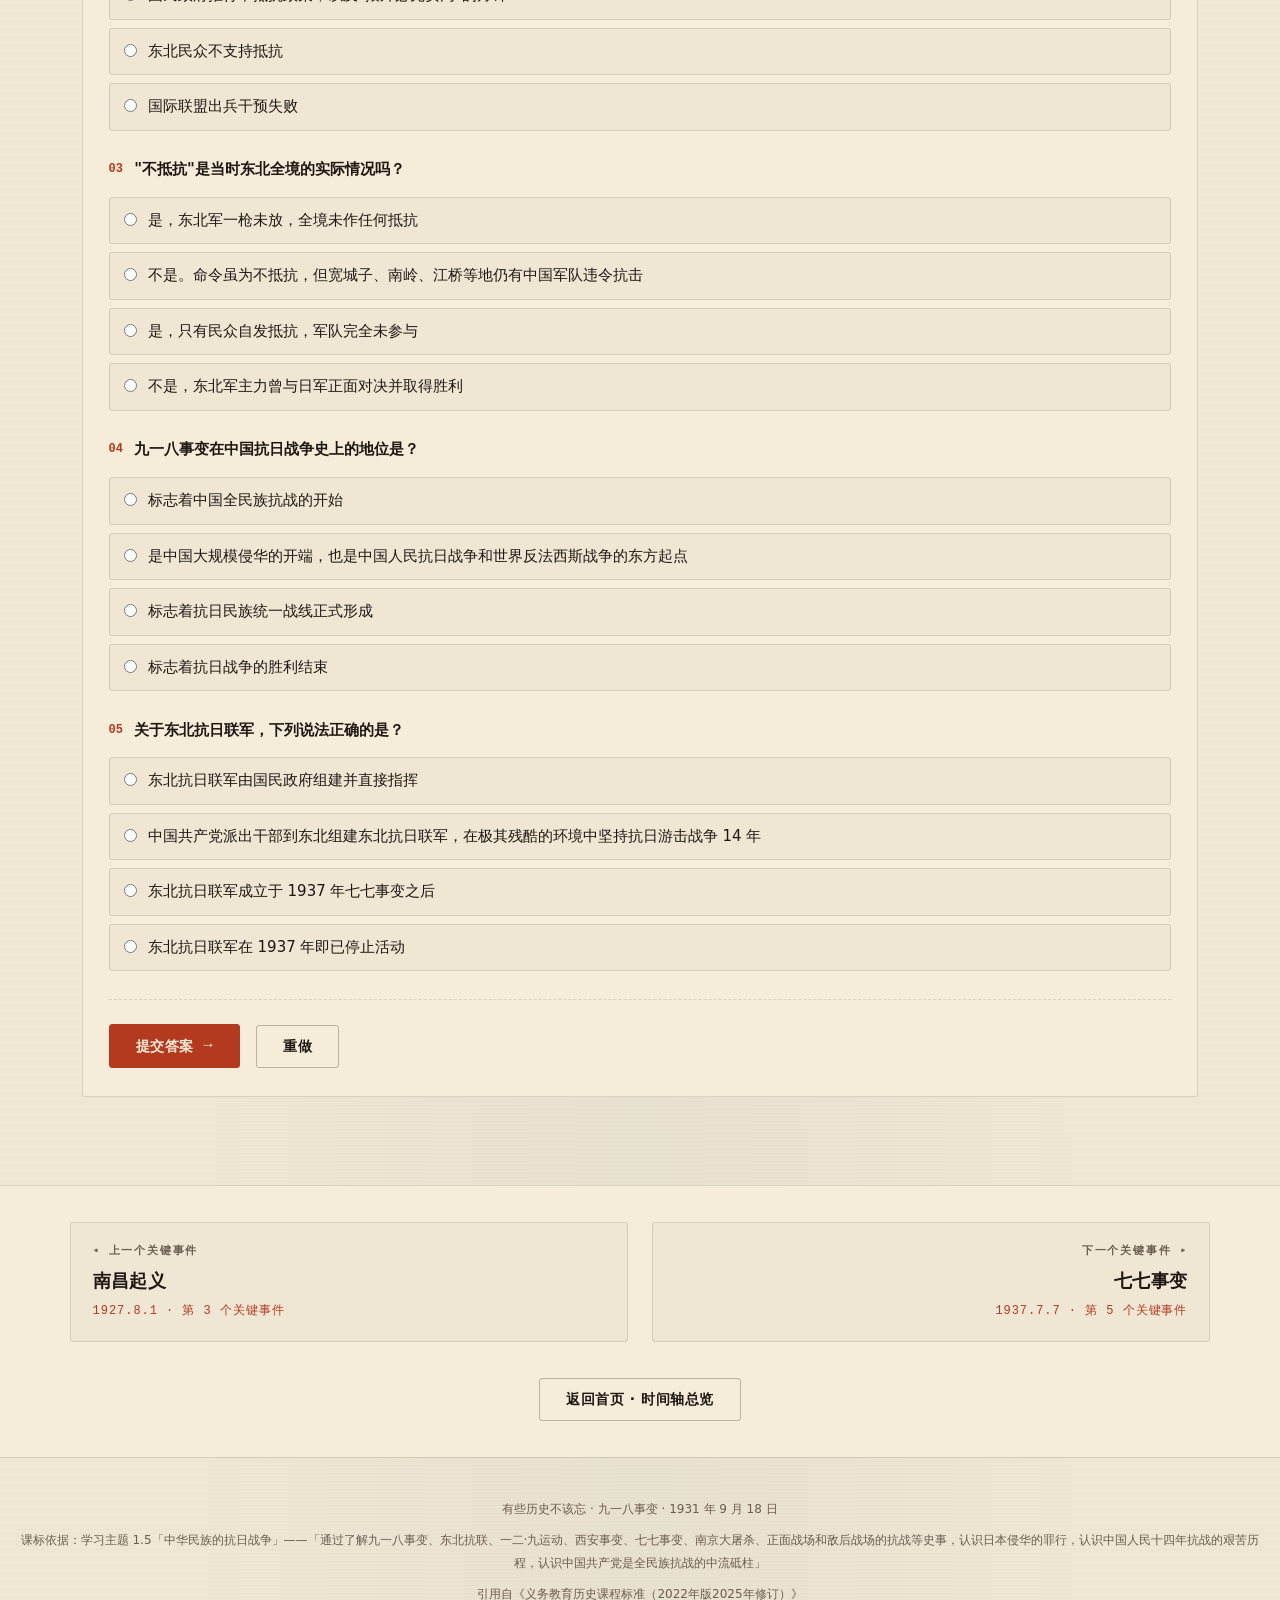
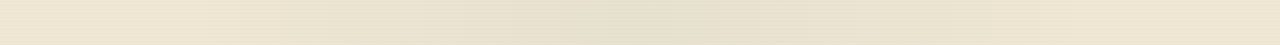
<file: events/04-jiuyiba.html>
<!DOCTYPE html>
<html lang="zh-CN">
<head>
<meta charset="UTF-8" />
<!-- 构建号诊断标记：freshness.js 靠它判断「本页是不是旧副本」 -->
<meta name="site-build" content="20260923b" />
<meta name="viewport" content="width=device-width, initial-scale=1" />
<title>九一八事变 · 1931年9月18日 ｜ 有些历史不该忘</title>
<meta name="description" content="九一八事变完整史实：时间地点、背景起因、事件经过、主要人物、史料、历史意义与关键名词解释。" />
<meta name="theme-color" content="#EFE7D4" />

<link rel="icon" href="data:image/svg+xml,%3Csvg xmlns='http://www.w3.org/2000/svg' viewBox='0 0 64 64'%3E%3Crect width='64' height='64' fill='%23EFE7D4'/%3E%3Crect x='6' y='6' width='52' height='52' fill='none' stroke='%23B33A1E' stroke-width='4'/%3E%3Ctext x='32' y='45' font-family='Songti SC,SimSun,serif' font-size='40' font-weight='700' fill='%23B33A1E' text-anchor='middle'%3E%E5%8F%B2%3C/text%3E%3C/svg%3E" />
<link rel="stylesheet" href="../assets/css/base.css?v=20260923b" />
<link rel="stylesheet" href="../assets/css/design.css?v=20260923b" />
<link rel="stylesheet" href="../assets/css/flipbook.css?v=20260923b" />
<link rel="stylesheet" href="../assets/css/mobile.css?v=20260923b" />
<script src="../assets/js/freshness.js?v=20260923b" defer></script>
</head>
<body data-event="918">

<header id="site-nav"></header>

<nav class="page-sections" aria-label="本页章节">
  <div class="page-sections__inner">
    <a href="#sec-overview">概览</a>
    <a href="#sec-origin">背景起因</a>
    <a href="#sec-course">事件经过</a>
    <a href="#sec-people">主要人物</a>
    <a href="#sec-plates">历史图片与史料</a>
    <a href="#sec-essentials">关键知识</a>
    <a href="#sec-meaning">意义与价值</a>
    <a href="#sec-quiz">随堂小测</a>
  </div>
</nav>

<main id="main-content">

  <header class="event-hero" id="sec-overview">
    <div class="event-hero__grid">
      <div>
        <div class="event-hero__stage">
          <span class="stage-chip stage-chip--fight">贰 · 战斗 1927—1937</span>
          <span class="event-hero__order">NO.04 / 07 关键事件</span>
        </div>

        <h1 class="event-hero__title">九一八事变</h1>
        <div class="event-hero__dateline">1931 年 9 月 18 日 · 夜</div>
        <div class="event-hero__place">沈阳北郊柳条湖 → 北大营 → 东北全境</div>

        <p class="event-hero__lead">
          1931 年 9 月 18 日夜 22 时 20 分许，日军炸毁沈阳北郊柳条湖附近南满铁路的一段路轨，反诬中国军队所为，
          随后炮轰东北军驻地北大营，发动了震惊中外的九一八事变，开启蓄谋已久的侵华战争。
          由于国民政府的不抵抗政策，沈阳城次日即告陷落，4 个月零 18 天后东北全境沦陷。
          但命令之下仍有军人开枪——宽城子、南岭、江桥，十四年抗战由此开始。
        </p>

        <div class="kpi-row">
          <div class="kpi-cell">
            <span class="kpi">14 年</span>
            <span class="kpi-label">中国抗日战争历程</span>
          </div>
          <div class="kpi-cell">
            <span class="kpi">4 个月零 18 天</span>
            <span class="kpi-label">东北全境沦陷</span>
          </div>
          <div class="kpi-cell">
            <span class="kpi">58,248 人</span>
            <span class="kpi-label">东北军民死难（1931—1932）</span>
          </div>
        </div>
      </div>

      <div>
        <div class="plate">
          <div class="plate__frame">
            <img class="plate__photo" src="../assets/img/q04-918-fig1.webp"
                 alt="1931年9月18日，柳条湖事件现场——被炸毁的南满铁路"
                 loading="lazy" decoding="async" />
          </div>
          <div class="plate__meta">
            <p class="plate__caption">
              <strong>图一 · 柳条湖 · 被炸毁的南满铁路</strong><br />
              1931 年 9 月 18 日夜，日军自行炸毁南满铁路柳条湖段，反诬中国军队所为，随即炮轰沈阳北大营。
            </p>
            <span class="plate__source">历史照片 · 抗日战争纪念网</span>
          </div>
        </div>
      </div>
    </div>
  </header>

  <section class="section-shell" id="sec-origin" style="padding-top:0;">
    <div class="block">
      <div class="block__head">
        <h2 class="block__label">01 · 背景起因 <em>Background</em></h2>
      </div>
      <!--
        ⚠ 2026-09-22 波哥要求：本页「背景起因」与其他页保持一致，两条即可。
        原 4 条（蓄谋已久 / 经济危机的推力 / 不抵抗政策 / 并非全无抵抗）合并为 2 条：
        第 1 条把"预谋"与"经济动因"并为「蓄谋已久」，
        第 2 条把"不抵抗"与"并非全无抵抗"并为「不抵抗政策」，
        避免把"起因"写成四段小论文。

        ⚠ 2026-09-22（第14轮）波哥要求再删两处：
        ① 「蓄谋已久」条内删掉「1929 年世界经济危机波及日本…扩张倾向急剧加剧。」（经济动因那句）
        ② 「不抵抗政策」条内删掉「当晚东北军参谋长荣臻在电话中的原话是…东北仍有若干部队违令抗击。」
           （荣臻原话 + "并非全无抵抗"的说明一并删）
        删后第 2 条只剩一句「推行不抵抗与攘外必先安内，不作有效抵抗」，偏短 —— 已向波哥说明。
      -->
      <div class="block__body">
        <p>
          <strong>蓄谋已久。</strong>九一八事变不是偶发冲突。关东军主要策划者<strong>石原莞尔</strong>与<strong>板垣征四郎</strong>
          早在 1929 年前后就已形成"解决满蒙问题"的完整方案，并多次实地侦察、推演作战计划。所谓"中国军队炸毁铁路"，不过是为动手找的借口。
        </p>
        <p>
          <strong>不抵抗政策。</strong>事变发生后，国民政府推行"不抵抗"与"攘外必先安内"政策，对日本的武装进攻不作有效抵抗。</p>
      </div>
    </div>
  </section>

  <!-- ======================================================================
       事件经过（翻书动效：一页一个时间节点）
       ==================================================================== -->
  <section class="section-shell" id="sec-course" style="padding-top:0;">
    <div class="block">
      <div class="block__head">
        <h2 class="block__label">02 · 事件经过 <em>Course of Events</em></h2>
      </div>
      <div class="flipbook" data-flipbook="918"></div>
    </div>
  </section>
<!-- ======================================================================
       时间轴定位器（点选站点 · 逐站读事件）
       ----------------------------------------------------------------------
       ⚠ 2026-09-21 补：此前 interact.js 的 Locator 渲染器、design.css 的
       .locator 全套样式、以及 window.LOCATORS 数据都已在位，但页面 HTML 里
       从来没有 data-locator 挂载点 —— 定位器全站从未渲染过（线上实测计数为 0）。
       此处补齐。挂载点紧跟「事件经过」，两者同属"逐节点读事件"的阅读路径。
       ==================================================================== -->
  <section class="section-shell" id="sec-locator" style="padding-top:0;">
    <div class="block">
      <div class="locator" data-locator="918"></div>
    </div>
  </section>

  <section class="section-shell" id="sec-people" style="padding-top:0;">
    <div class="block">
      <div class="block__head">
        <h2 class="block__label">03 · 主要人物 <em>Figures</em></h2>
      </div>

      <!--
        ⚠ 2026-09-22 波哥要求：主要人物一页最多四个。

        ⚠ 2026-09-22（第14轮）波哥定稿：**卡面只留单人，不再用"·"合并**。
        保留四位：张学良 / 马占山 / 杨靖宇 / 日本关东军方面。
        移出：蒋介石、傅冠军、赵尚志、赵一曼 —— 原先分别合并在前三张卡内，现各自不再单列
        （相关事迹仍在同页「事件经过」与「历史图片与史料」中体现）。
        卡序沿用原排列，只做"去合并名 + 说明改单人版"。
      -->
      <div class="person-grid">
        <div class="person-card">
          <div class="person-card__name">张学良<span class="person-card__role">不抵抗政策推行者</span></div>
          <p class="person-card__desc">
            东北军统帅。事变当夜执行"不抵抗"方针，日军一夜之间占领沈阳，4 个月零 18 天后东北全境沦陷。
          </p>
        </div>
        <div class="person-card">
          <div class="person-card__name">马占山<span class="person-card__role">违令抵抗的将领</span></div>
          <p class="person-card__desc">
            1931 年 11 月率部在嫩江江桥抗击日军，日军伤亡 382 人，是事变以来中国军队第一次有组织的大规模抵抗。
          </p>
        </div>
        <div class="person-card">
          <div class="person-card__name">杨靖宇<span class="person-card__role">东北抗联将领</span></div>
          <p class="person-card__desc">东北抗日联军主要领导人。牺牲时胃里只有枯草、树皮和棉絮，年 35 岁。</p>
        </div>
        <div class="person-card">
          <div class="person-card__name">日本关东军方面<span class="person-card__role">侵略方</span></div>
          <p class="person-card__desc">本庄繁、板垣征四郎、石原莞尔、土肥原贤二等，是发动九一八事变的主要策划与执行者。</p>
        </div>
      </div>
    </div>
  </section>

  <section class="section-shell" id="sec-plates" style="padding-top:0;">
    <div class="block">
      <div class="block__head">
        <h2 class="block__label">04 · 历史图片与史料 <em>Archive</em></h2>
      </div>

      <div class="plate-grid">
        <!-- 图二：东北沦陷进程 -->
        <div class="plate">
          <div class="plate__frame">
            <img class="plate__photo" src="../assets/img/q04-918-fig2.webp"
                 alt="1931年9月18日夜，日军炮轰沈阳北大营"
                 loading="lazy" decoding="async" />
          </div>
          <div class="plate__meta">
            <p class="plate__caption">
              <strong>图二 · 炮轰北大营 · 不抵抗的代价</strong><br />
              日军炮击下的沈阳北大营。东北军奉行不抵抗政策，一夜之间沈阳陷落，四个月内东北全境沦丧。
            </p>
            <span class="plate__source">历史照片 · 抗日战争纪念网</span>
          </div>
        </div>

        <!-- 图三：东北抗联 -->
        <div class="plate">
          <div class="plate__frame">
            <img class="plate__photo" src="../assets/img/q04-918-fig3.webp"
                 alt="东北抗日武装（义勇军／抗联）在林海雪原中活动"
                 loading="lazy" decoding="async" />
          </div>
          <div class="plate__meta">
            <p class="plate__caption">
              <strong>图三 · 林海雪原 · 抗联的十四年</strong><br />
              东北抗日武装（义勇军、抗日联军）在白山黑水间坚持游击。从 1931 到 1945，十四年抗战由此起算。
            </p>
            <span class="plate__source">历史照片 · 抗日战争纪念网</span>
          </div>
        </div>
      </div>

    </div>
  </section>

  <section class="section-shell" id="sec-essentials" style="padding-top:0;">
    <div class="block">
      <div class="block__head">
        <h2 class="block__label">05 · 事件关键知识梳理 <em>Essentials</em></h2>
      </div>

      <div class="essentials-block">
        <div class="essentials-block__head">
          <h3 class="essentials-block__title">关键信息 <em>Key Facts</em></h3>
        </div>
        <div class="keyfacts">
          <div class="info-item">
            <div class="info-label">爆发时间</div>
            <div class="info-value">1931 年 9 月 18 日夜 22 时 20 分许</div>
          </div>
          <div class="info-item">
            <div class="info-label">爆发地点</div>
            <div class="info-value">沈阳北郊柳条湖 → 炮轰北大营</div>
          </div>
          <div class="info-item">
            <div class="info-label">政策因素</div>
            <div class="info-value">国民政府"不抵抗""攘外必先安内"</div>
          </div>
          <div class="info-item">
            <div class="info-label">沦陷进程</div>
            <div class="info-value">沈阳次日陷落，4 个月零 18 天东北全境沦陷</div>
          </div>
          <div class="info-item">
            <div class="info-label">军民伤亡</div>
            <div class="info-value">58,248 人（其中义勇军 25,618 人，占比最高）</div>
          </div>
          <div class="info-item">
            <div class="info-label">抵抗力量</div>
            <div class="info-value">东北义勇军 · 东北抗日联军</div>
          </div>
        </div>
      </div>

      <div class="essentials-block">
        <div class="essentials-block__head">
          <h3 class="essentials-block__title">关键名词 <em>Glossary</em></h3>
        </div>
        <table class="glossary-table">
        <caption>读本页真正会卡住的词，正文里已讲清的不重复。</caption>
        <thead>
          <tr>
            <th scope="col">名词</th>
            <th scope="col">解释</th>
          </tr>
        </thead>
        <tbody>
          <tr>
            <td class="term">柳条湖事件</td>
            <td>1931 年 9 月 18 日夜，日军自行炸毁沈阳北郊柳条湖附近南满铁路的一段路轨，反诬中国军队所为，以此作为发动侵略的借口。</td>
          </tr>
          <tr>
            <td class="term">关东军</td>
            <td>日本驻扎在中国东北的侵略军。九一八事变由其自行策划发动，本庄繁、板垣征四郎、石原莞尔等是主要策划与执行者。</td>
          </tr>
          <tr>
            <td class="term">北大营</td>
            <td>东北军在沈阳的驻地。九一八事变当夜被日军炮轰，是日军武装侵占东北的直接目标之一。</td>
          </tr>
          <tr>
            <td class="term">不抵抗政策</td>
            <td>九一八事变前后国民政府推行的政策，对日本的武装侵略不作有效抵抗，推行"攘外必先安内"，直接导致东北迅速沦陷。</td>
          </tr>
          <tr>
            <td class="term">攘外必先安内</td>
            <td>国民政府提出的政策方针，主张先"安内"再"攘外"，实际上把主要力量用于对内，客观上纵容了日本的侵略扩张。</td>
          </tr>
          <tr>
            <td class="term">东北抗日联军</td>
            <td>简称"东北抗联"，中国共产党在东北组建并领导的抗日武装。其前身是九一八事变后东北民众自发组织的东北义勇军，一度发展至数十万人，为沦陷初期抵抗的主体；中共在义勇军受挫基础上组建抗联，在白山黑水间坚持抗日游击战争 14 年。</td>
          </tr>
        </tbody>
      </table>
    </div>
  </section>

  <!-- ======================================================================
       意义与价值（精炼版：一句话定性 + 三条要义）
       ==================================================================== -->
  <section class="section-shell" id="sec-meaning" style="padding-top:0;">
    <div class="block">
      <div class="block__head">
        <h2 class="block__label">06 · 意义与价值 <em>Significance</em></h2>
      </div>

      <div class="essence">
        <p class="essence__claim">
          九一八事变是日本大规模侵华的<strong>开端</strong>，也是中国人民抗日战争和世界反法西斯战争的<strong>东方起点</strong>。
        </p>

        <div class="essence__points">
          <div class="essence__point">
            <span class="essence__tag">十四年</span>
            <p class="essence__text">
              点燃了中华民族 14 年抗战的烽火。发生地辽宁，历史性地成为中国十四年抗日战争的起始地。
            </p>
          </div>
          <div class="essence__point">
            <span class="essence__tag">序幕</span>
            <p class="essence__text">
              揭开了世界反法西斯战争的序幕，中国成为世界反法西斯战争的东方主战场。
            </p>
          </div>
          <div class="essence__point">
            <span class="essence__tag">抗联精神</span>
            <p class="essence__text">
              白山黑水间的中华儿女奋起抗争，孕育出英勇不屈的<strong>东北抗联精神</strong>，成为抗战的重要精神旗帜。
            </p>
          </div>
        </div>
      </div>
    </div>
  </section>

  <section class="section-shell" id="sec-quiz" style="padding-top:0;">
    <div class="block">
      <div class="block__head">
        <h2 class="block__label">07 · 随堂小测 <em>Quiz</em></h2>
      </div>
      <div class="quiz" data-quiz="918"></div>
    </div>
  </section>

</main>

<nav id="event-pager" aria-label="关键事件切换"></nav>

<footer class="site-footer">
  <p style="margin:0;">有些历史不该忘 · 九一八事变 · 1931 年 9 月 18 日</p>
  <p style="margin:.5rem 0 0;">
    课标依据：学习主题 1.5「中华民族的抗日战争」——「通过了解九一八事变、东北抗联、一二·九运动、西安事变、七七事变、南京大屠杀、正面战场和敌后战场的抗战等史事，认识日本侵华的罪行，认识中国人民十四年抗战的艰苦历程，认识中国共产党是全民族抗战的中流砥柱」
  </p>
  <p style="margin:.5rem 0 0;">引用自《义务教育历史课程标准（2022年版2025年修订）》</p>
</footer>

<script src="../assets/js/data.js?v=20260923b"></script>
<script src="../assets/js/sound.js?v=20260923b"></script>
<script src="../assets/js/site.js?v=20260923b"></script>
<script src="../assets/js/flipbook.js?v=20260923b"></script>
<script src="../assets/js/interact.js?v=20260923b"></script>
<script src="../assets/js/event-data-918.js?v=20260923b"></script>
</body>
</html>
</file>
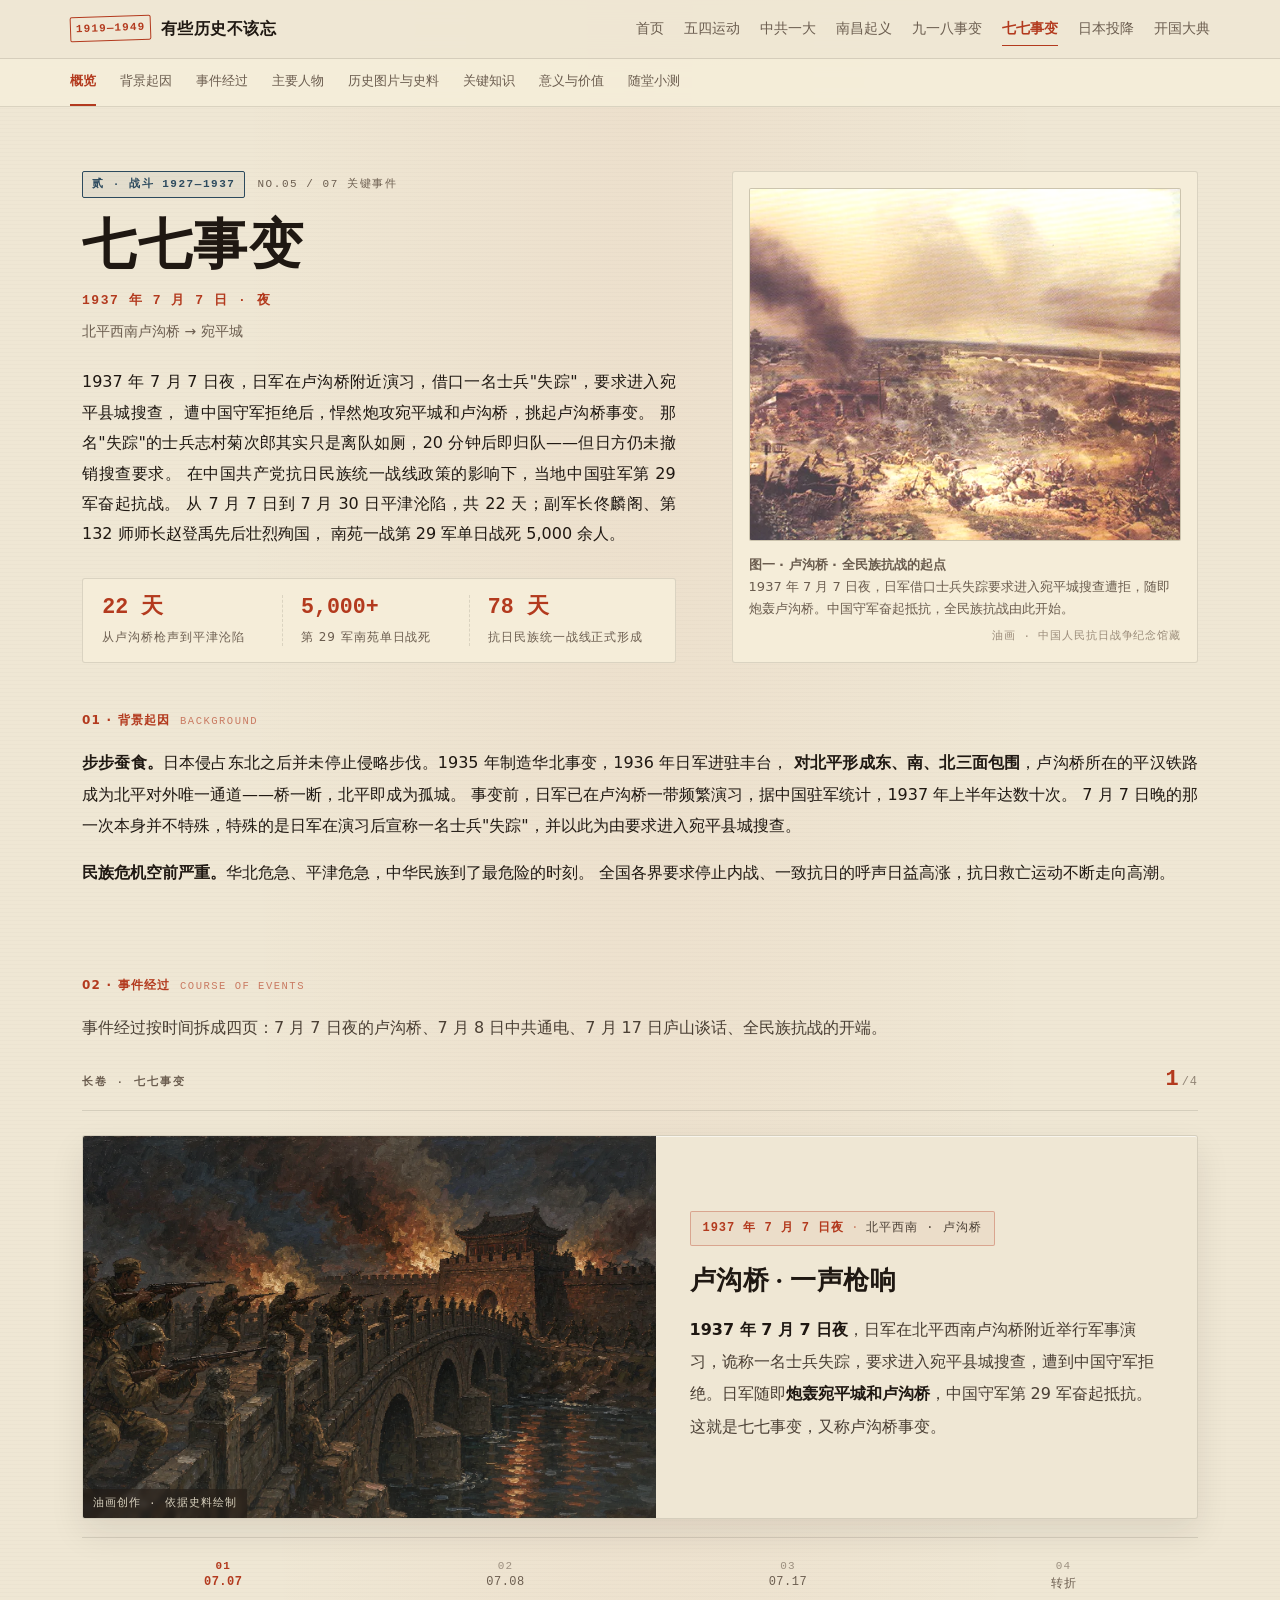
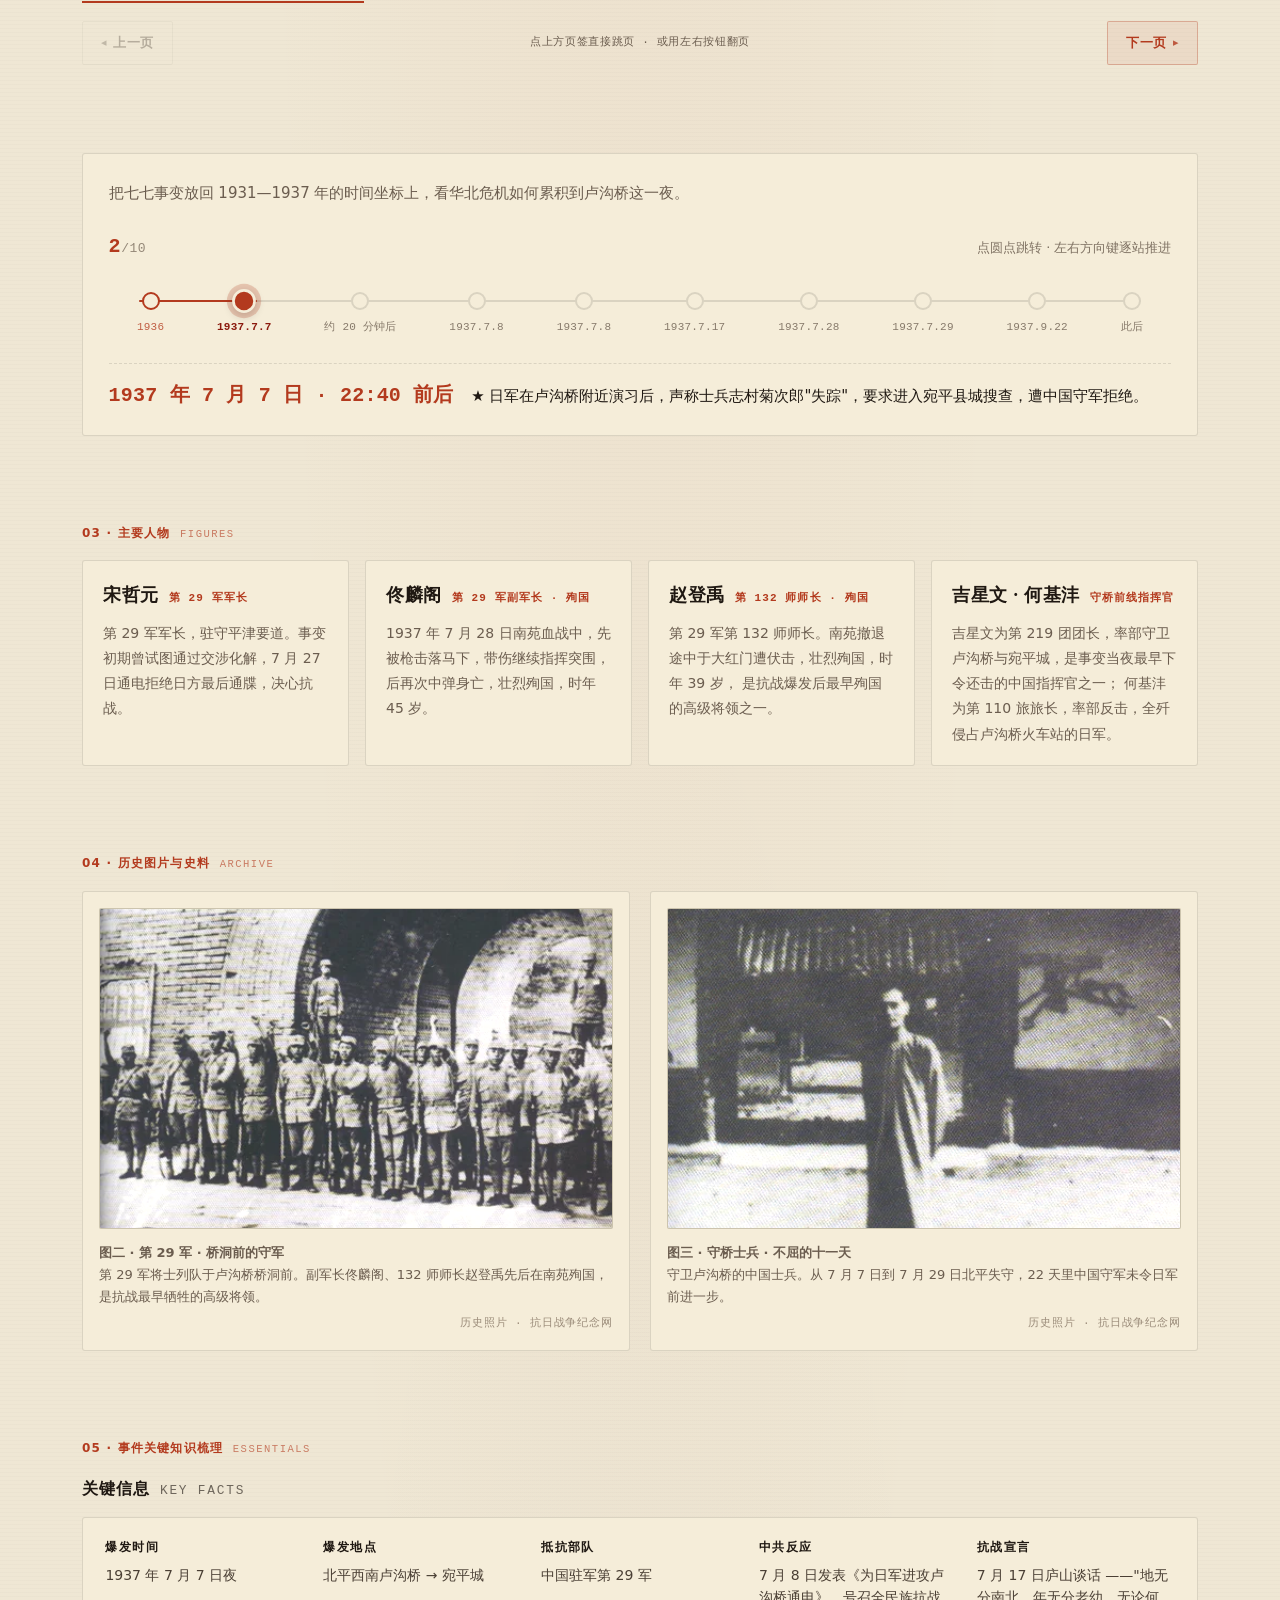
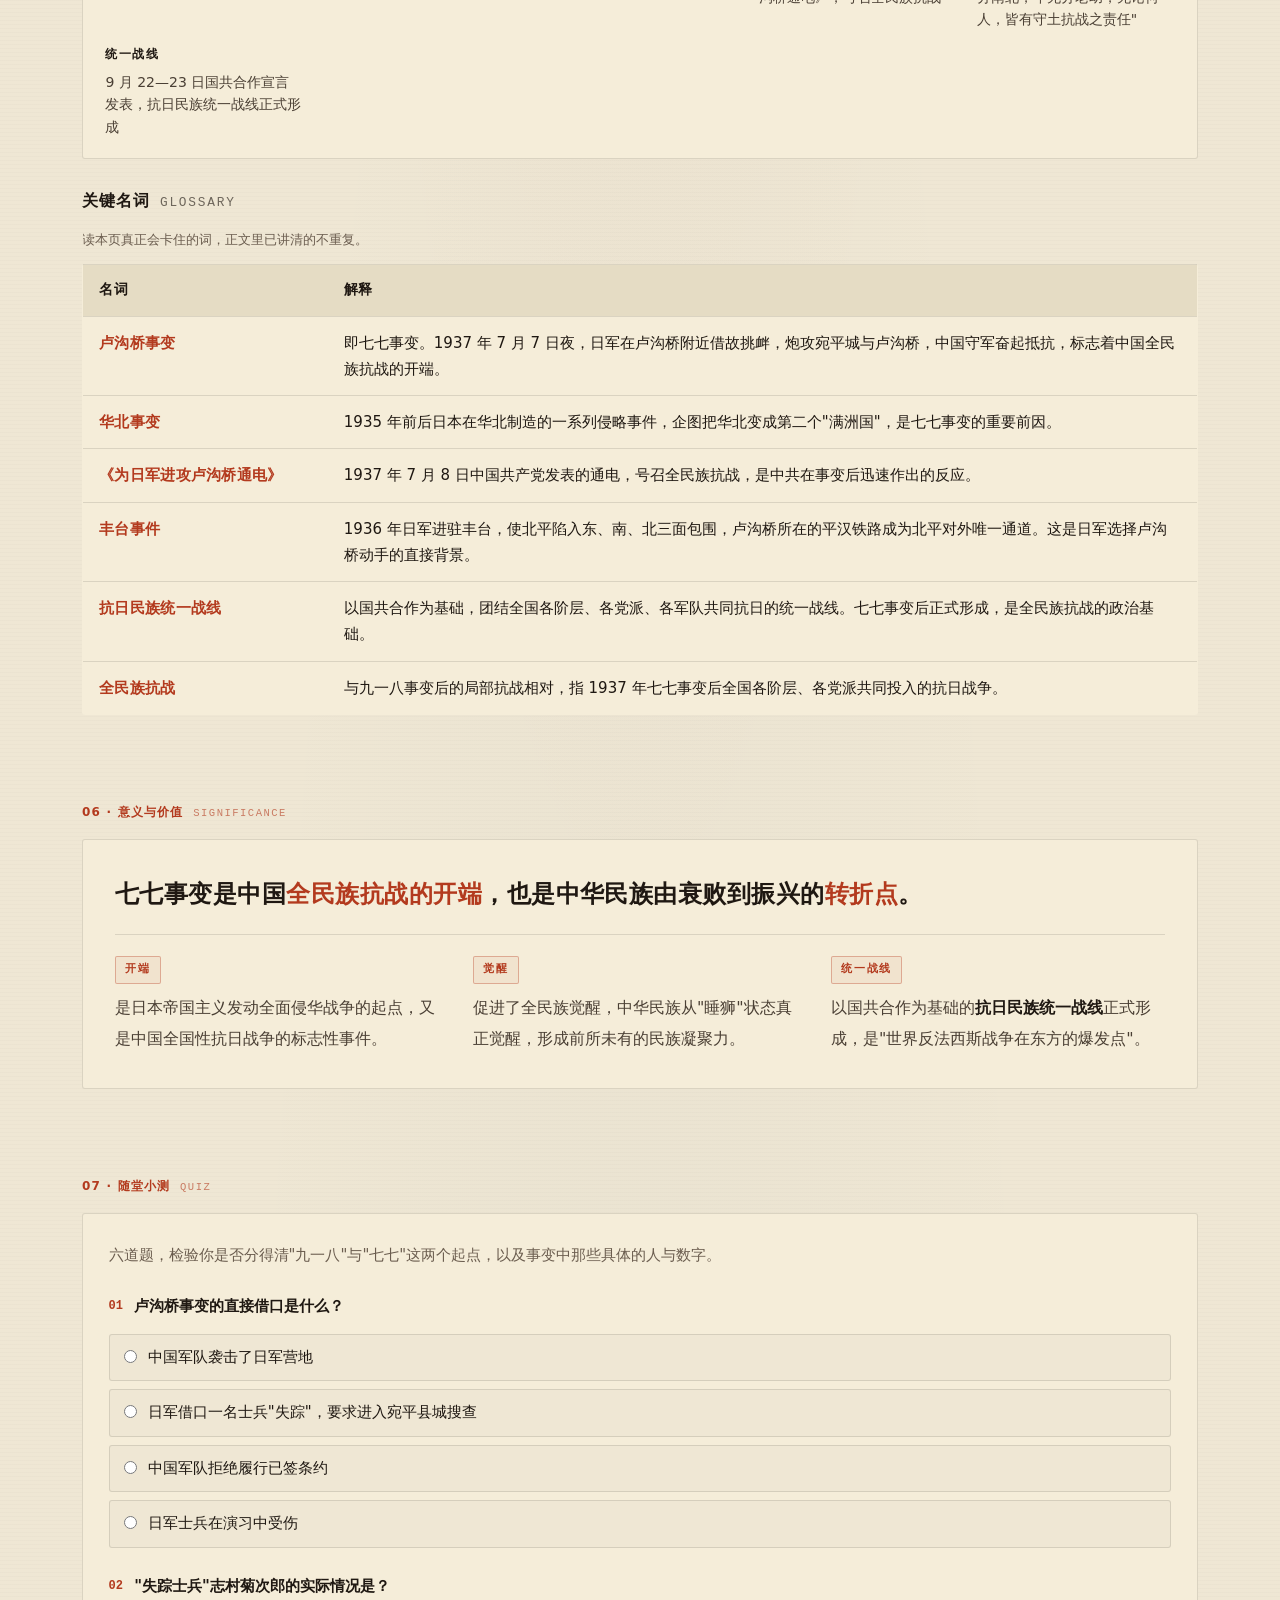
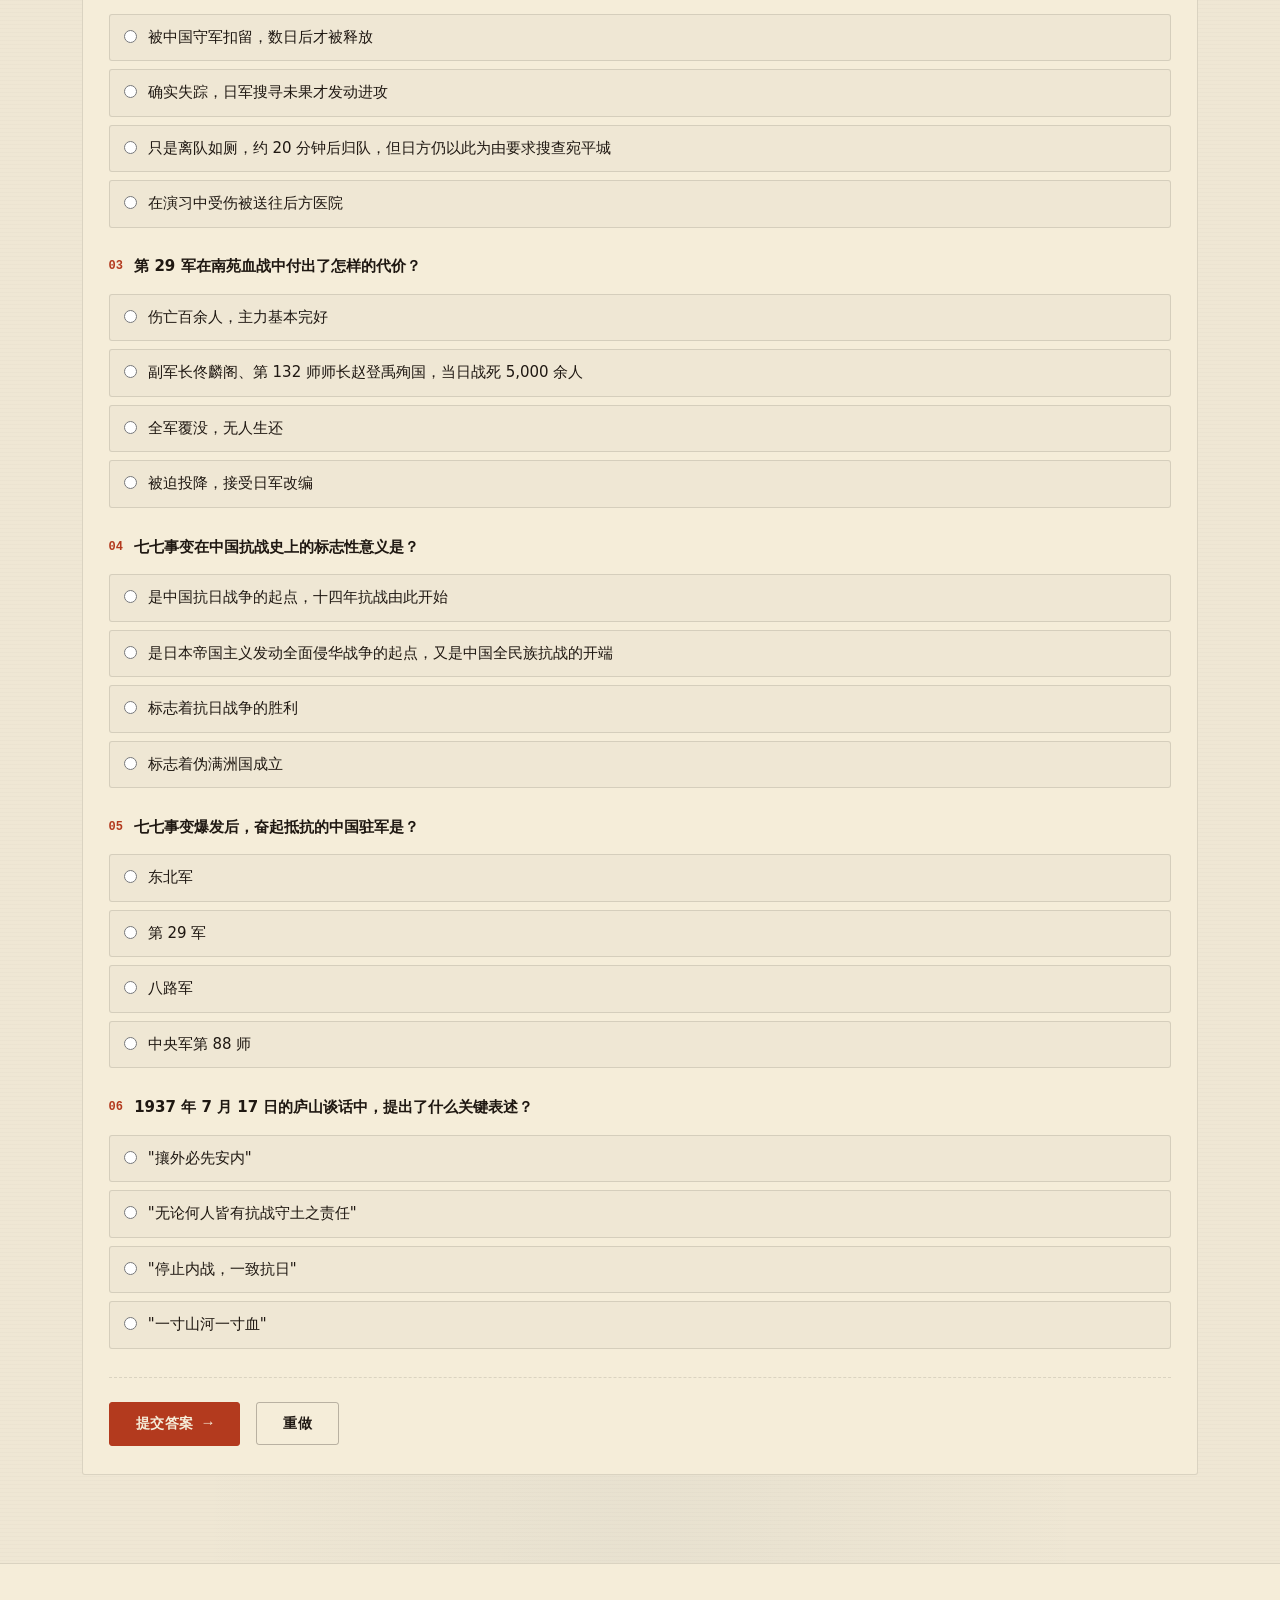
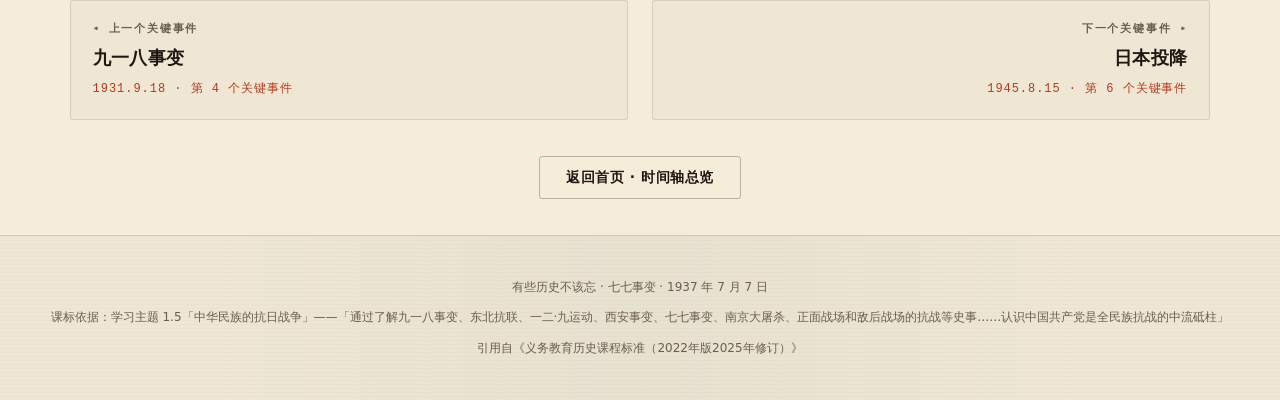
<file: events/05-qiqi-shibian.html>
<!DOCTYPE html>
<html lang="zh-CN">
<head>
<meta charset="UTF-8" />
<!-- 构建号诊断标记：freshness.js 靠它判断「本页是不是旧副本」 -->
<meta name="site-build" content="20260923b" />
<meta name="viewport" content="width=device-width, initial-scale=1" />
<title>七七事变（卢沟桥事变） · 1937年7月7日 ｜ 有些历史不该忘</title>
<meta name="description" content="七七事变完整史实：时间地点、背景起因、事件经过、主要人物、史料、历史意义与关键名词解释。" />
<meta name="theme-color" content="#EFE7D4" />

<link rel="icon" href="data:image/svg+xml,%3Csvg xmlns='http://www.w3.org/2000/svg' viewBox='0 0 64 64'%3E%3Crect width='64' height='64' fill='%23EFE7D4'/%3E%3Crect x='6' y='6' width='52' height='52' fill='none' stroke='%23B33A1E' stroke-width='4'/%3E%3Ctext x='32' y='45' font-family='Songti SC,SimSun,serif' font-size='40' font-weight='700' fill='%23B33A1E' text-anchor='middle'%3E%E5%8F%B2%3C/text%3E%3C/svg%3E" />
<link rel="stylesheet" href="../assets/css/base.css?v=20260923b" />
<link rel="stylesheet" href="../assets/css/design.css?v=20260923b" />
<link rel="stylesheet" href="../assets/css/flipbook.css?v=20260923b" />
<link rel="stylesheet" href="../assets/css/mobile.css?v=20260923b" />
<script src="../assets/js/freshness.js?v=20260923b" defer></script>
</head>
<body data-event="77">

<header id="site-nav"></header>

<nav class="page-sections" aria-label="本页章节">
  <div class="page-sections__inner">
    <a href="#sec-overview">概览</a>
    <a href="#sec-origin">背景起因</a>
    <a href="#sec-course">事件经过</a>
    <a href="#sec-people">主要人物</a>
    <a href="#sec-plates">历史图片与史料</a>
    <a href="#sec-essentials">关键知识</a>
    <a href="#sec-meaning">意义与价值</a>
    <a href="#sec-quiz">随堂小测</a>
  </div>
</nav>

<main id="main-content">

  <header class="event-hero" id="sec-overview">
    <div class="event-hero__grid">
      <div>
        <div class="event-hero__stage">
          <span class="stage-chip stage-chip--fight">贰 · 战斗 1927—1937</span>
          <span class="event-hero__order">NO.05 / 07 关键事件</span>
        </div>

        <h1 class="event-hero__title">七七事变</h1>
        <div class="event-hero__dateline">1937 年 7 月 7 日 · 夜</div>
        <div class="event-hero__place">北平西南卢沟桥 → 宛平城</div>

        <p class="event-hero__lead">
          1937 年 7 月 7 日夜，日军在卢沟桥附近演习，借口一名士兵"失踪"，要求进入宛平县城搜查，
          遭中国守军拒绝后，悍然炮攻宛平城和卢沟桥，挑起卢沟桥事变。
          那名"失踪"的士兵志村菊次郎其实只是离队如厕，20 分钟后即归队——但日方仍未撤销搜查要求。
          在中国共产党抗日民族统一战线政策的影响下，当地中国驻军第 29 军奋起抗战。
          从 7 月 7 日到 7 月 30 日平津沦陷，共 22 天；副军长佟麟阁、第 132 师师长赵登禹先后壮烈殉国，
          南苑一战第 29 军单日战死 5,000 余人。
        </p>

        <div class="kpi-row">
          <div class="kpi-cell">
            <span class="kpi">22 天</span>
            <span class="kpi-label">从卢沟桥枪声到平津沦陷</span>
          </div>
          <div class="kpi-cell">
            <span class="kpi">5,000+</span>
            <span class="kpi-label">第 29 军南苑单日战死</span>
          </div>
          <div class="kpi-cell">
            <span class="kpi">78 天</span>
            <span class="kpi-label">抗日民族统一战线正式形成</span>
          </div>
        </div>
      </div>

      <div>
        <div class="plate">
          <div class="plate__frame">
            <img class="plate__photo" src="../assets/img/q05-77-fig1.webp"
                 alt="油画《卢沟桥抗战》：1937年7月7日，中国守军在卢沟桥抗击日军"
                 loading="lazy" decoding="async" />
          </div>
          <div class="plate__meta">
            <p class="plate__caption">
              <strong>图一 · 卢沟桥 · 全民族抗战的起点</strong><br />
              1937 年 7 月 7 日夜，日军借口士兵失踪要求进入宛平城搜查遭拒，随即炮轰卢沟桥。中国守军奋起抵抗，全民族抗战由此开始。
            </p>
            <span class="plate__source">油画 · 中国人民抗日战争纪念馆藏</span>
          </div>
        </div>
      </div>
    </div>
  </header>

  <section class="section-shell" id="sec-origin" style="padding-top:0;">
    <div class="block">
      <div class="block__head">
        <h2 class="block__label">01 · 背景起因 <em>Background</em></h2>
      </div>
      <!--
        ⚠ 2026-09-22 波哥要求：本页「背景起因」与其他页保持一致，两条即可。
        原 3 条合并为 2 条：第 1 条把"步步蚕食"与"演习是常事，事变是预谋"并为「步步蚕食」，
        第 2 条保留「民族危机空前严重」。三段的挤迫感去掉，与其他页对齐。
      -->
      <div class="block__body">
        <p>
          <strong>步步蚕食。</strong>日本侵占东北之后并未停止侵略步伐。1935 年制造华北事变，1936 年日军进驻丰台，
          <strong>对北平形成东、南、北三面包围</strong>，卢沟桥所在的平汉铁路成为北平对外唯一通道——桥一断，北平即成为孤城。
          事变前，日军已在卢沟桥一带频繁演习，据中国驻军统计，1937 年上半年达数十次。
          7 月 7 日晚的那一次本身并不特殊，特殊的是日军在演习后宣称一名士兵"失踪"，并以此为由要求进入宛平县城搜查。
        </p>
        <p>
          <strong>民族危机空前严重。</strong>华北危急、平津危急，中华民族到了最危险的时刻。
          全国各界要求停止内战、一致抗日的呼声日益高涨，抗日救亡运动不断走向高潮。
        </p>
      </div>
    </div>
  </section>

  <!-- ======================================================================
       事件经过（翻书动效：一页一个时间节点）
       ==================================================================== -->
  <section class="section-shell" id="sec-course" style="padding-top:0;">
    <div class="block">
      <div class="block__head">
        <h2 class="block__label">02 · 事件经过 <em>Course of Events</em></h2>
      </div>
      <div class="flipbook" data-flipbook="77"></div>
    </div>
  </section>
<!-- ======================================================================
       时间轴定位器（点选站点 · 逐站读事件）
       ----------------------------------------------------------------------
       ⚠ 2026-09-21 补：此前 interact.js 的 Locator 渲染器、design.css 的
       .locator 全套样式、以及 window.LOCATORS 数据都已在位，但页面 HTML 里
       从来没有 data-locator 挂载点 —— 定位器全站从未渲染过（线上实测计数为 0）。
       此处补齐。挂载点紧跟「事件经过」，两者同属"逐节点读事件"的阅读路径。
       ==================================================================== -->
  <section class="section-shell" id="sec-locator" style="padding-top:0;">
    <div class="block">
      <div class="locator" data-locator="77"></div>
    </div>
  </section>

  <section class="section-shell" id="sec-people" style="padding-top:0;">
    <div class="block">
      <div class="block__head">
        <h2 class="block__label">03 · 主要人物 <em>Figures</em></h2>
      </div>

      <!--
        ⚠ 2026-09-22 波哥要求：主要人物一页最多四个。
        原 7 张精简为 4 张：宋哲元 / 佟麟阁 / 赵登禹 / 吉星文·何基沣。
        蒋介石与志村菊次郎两人已在「事件经过」「事件关键知识梳理」两处讲到，此处不重复占位。
      -->
      <div class="person-grid">
        <div class="person-card">
          <div class="person-card__name">宋哲元<span class="person-card__role">第 29 军军长</span></div>
          <p class="person-card__desc">
            第 29 军军长，驻守平津要道。事变初期曾试图通过交涉化解，7 月 27 日通电拒绝日方最后通牒，决心抗战。
          </p>
        </div>
        <div class="person-card">
          <div class="person-card__name">佟麟阁<span class="person-card__role">第 29 军副军长 · 殉国</span></div>
          <p class="person-card__desc">
            1937 年 7 月 28 日南苑血战中，先被枪击落马下，带伤继续指挥突围，后再次中弹身亡，壮烈殉国，时年 45 岁。
          </p>
        </div>
        <div class="person-card">
          <div class="person-card__name">赵登禹<span class="person-card__role">第 132 师师长 · 殉国</span></div>
          <p class="person-card__desc">
            第 29 军第 132 师师长。南苑撤退途中于大红门遭伏击，壮烈殉国，时年 39 岁，
            是抗战爆发后最早殉国的高级将领之一。
          </p>
        </div>
        <div class="person-card">
          <div class="person-card__name">吉星文 · 何基沣<span class="person-card__role">守桥前线指挥官</span></div>
          <p class="person-card__desc">
            吉星文为第 219 团团长，率部守卫卢沟桥与宛平城，是事变当夜最早下令还击的中国指挥官之一；
            何基沣为第 110 旅旅长，率部反击，全歼侵占卢沟桥火车站的日军。
          </p>
        </div>
      </div>
    </div>
  </section>

  <section class="section-shell" id="sec-plates" style="padding-top:0;">
    <div class="block">
      <div class="block__head">
        <h2 class="block__label">04 · 历史图片与史料 <em>Archive</em></h2>
      </div>

      <div class="plate-grid">
        <!-- 图二：事变后的 11 天 -->
        <div class="plate">
          <div class="plate__frame">
            <img class="plate__photo" src="../assets/img/q05-77-fig2.webp"
                 alt="第29军将士列队于卢沟桥桥洞前"
                 loading="lazy" decoding="async" />
          </div>
          <div class="plate__meta">
            <p class="plate__caption">
              <strong>图二 · 第 29 军 · 桥洞前的守军</strong><br />
              第 29 军将士列队于卢沟桥桥洞前。副军长佟麟阁、132 师师长赵登禹先后在南苑殉国，是抗战最早牺牲的高级将领。
            </p>
            <span class="plate__source">历史照片 · 抗日战争纪念网</span>
          </div>
        </div>

        <!-- 图三：殉国将领 -->
        <div class="plate">
          <div class="plate__frame">
            <img class="plate__photo" src="../assets/img/q05-77-fig3.webp"
                 alt="守卫卢沟桥的中国士兵"
                 loading="lazy" decoding="async" />
          </div>
          <div class="plate__meta">
            <p class="plate__caption">
              <strong>图三 · 守桥士兵 · 不屈的十一天</strong><br />
              守卫卢沟桥的中国士兵。从 7 月 7 日到 7 月 29 日北平失守，22 天里中国守军未令日军前进一步。
            </p>
            <span class="plate__source">历史照片 · 抗日战争纪念网</span>
          </div>
        </div>
      </div>

    </div>
  </section>

  <section class="section-shell" id="sec-essentials" style="padding-top:0;">
    <div class="block">
      <div class="block__head">
        <h2 class="block__label">05 · 事件关键知识梳理 <em>Essentials</em></h2>
      </div>

      <div class="essentials-block">
        <div class="essentials-block__head">
          <h3 class="essentials-block__title">关键信息 <em>Key Facts</em></h3>
        </div>
        <div class="keyfacts">
          <div class="info-item">
            <div class="info-label">爆发时间</div>
            <div class="info-value">1937 年 7 月 7 日夜</div>
          </div>
          <div class="info-item">
            <div class="info-label">爆发地点</div>
            <div class="info-value">北平西南卢沟桥 → 宛平城</div>
          </div>
          <div class="info-item">
            <div class="info-label">抵抗部队</div>
            <div class="info-value">中国驻军第 29 军</div>
          </div>
          <div class="info-item">
            <div class="info-label">中共反应</div>
            <div class="info-value">7 月 8 日发表《为日军进攻卢沟桥通电》，号召全民族抗战</div>
          </div>
          <div class="info-item">
            <div class="info-label">抗战宣言</div>
            <div class="info-value">7 月 17 日庐山谈话 ——"地无分南北，年无分老幼，无论何人，皆有守土抗战之责任"</div>
          </div>
          <div class="info-item">
            <div class="info-label">统一战线</div>
            <div class="info-value">9 月 22—23 日国共合作宣言发表，抗日民族统一战线正式形成</div>
          </div>
        </div>
      </div>

      <div class="essentials-block">
        <div class="essentials-block__head">
          <h3 class="essentials-block__title">关键名词 <em>Glossary</em></h3>
        </div>
        <table class="glossary-table">
        <caption>读本页真正会卡住的词，正文里已讲清的不重复。</caption>
        <thead>
          <tr>
            <th scope="col">名词</th>
            <th scope="col">解释</th>
          </tr>
        </thead>
        <tbody>
          <tr>
            <td class="term">卢沟桥事变</td>
            <td>即七七事变。1937 年 7 月 7 日夜，日军在卢沟桥附近借故挑衅，炮攻宛平城与卢沟桥，中国守军奋起抵抗，标志着中国全民族抗战的开端。</td>
          </tr>
          <tr>
            <td class="term">华北事变</td>
            <td>1935 年前后日本在华北制造的一系列侵略事件，企图把华北变成第二个"满洲国"，是七七事变的重要前因。</td>
          </tr>
          <tr>
            <td class="term">《为日军进攻卢沟桥通电》</td>
            <td>1937 年 7 月 8 日中国共产党发表的通电，号召全民族抗战，是中共在事变后迅速作出的反应。</td>
          </tr>
          <tr>
            <td class="term">丰台事件</td>
            <td>1936 年日军进驻丰台，使北平陷入东、南、北三面包围，卢沟桥所在的平汉铁路成为北平对外唯一通道。这是日军选择卢沟桥动手的直接背景。</td>
          </tr>
          <tr>
            <td class="term">抗日民族统一战线</td>
            <td>以国共合作为基础，团结全国各阶层、各党派、各军队共同抗日的统一战线。七七事变后正式形成，是全民族抗战的政治基础。</td>
          </tr>
          <tr>
            <td class="term">全民族抗战</td>
            <td>与九一八事变后的局部抗战相对，指 1937 年七七事变后全国各阶层、各党派共同投入的抗日战争。</td>
          </tr>
        </tbody>
      </table>
    </div>
  </section>

  <!-- ======================================================================
       意义与价值（精炼版：一句话定性 + 三条要义）
       ==================================================================== -->
  <section class="section-shell" id="sec-meaning" style="padding-top:0;">
    <div class="block">
      <div class="block__head">
        <h2 class="block__label">06 · 意义与价值 <em>Significance</em></h2>
      </div>

      <div class="essence">
        <p class="essence__claim">
          七七事变是中国<strong>全民族抗战的开端</strong>，也是中华民族由衰败到振兴的<strong>转折点</strong>。
        </p>

        <div class="essence__points">
          <div class="essence__point">
            <span class="essence__tag">开端</span>
            <p class="essence__text">
              是日本帝国主义发动全面侵华战争的起点，又是中国全国性抗日战争的标志性事件。
            </p>
          </div>
          <div class="essence__point">
            <span class="essence__tag">觉醒</span>
            <p class="essence__text">
              促进了全民族觉醒，中华民族从"睡狮"状态真正觉醒，形成前所未有的民族凝聚力。
            </p>
          </div>
          <div class="essence__point">
            <span class="essence__tag">统一战线</span>
            <p class="essence__text">
              以国共合作为基础的<strong>抗日民族统一战线</strong>正式形成，是"世界反法西斯战争在东方的爆发点"。
            </p>
          </div>
        </div>
      </div>
    </div>
  </section>

  <section class="section-shell" id="sec-quiz" style="padding-top:0;">
    <div class="block">
      <div class="block__head">
        <h2 class="block__label">07 · 随堂小测 <em>Quiz</em></h2>
      </div>
      <div class="quiz" data-quiz="77"></div>
    </div>
  </section>

</main>

<nav id="event-pager" aria-label="关键事件切换"></nav>

<footer class="site-footer">
  <p style="margin:0;">有些历史不该忘 · 七七事变 · 1937 年 7 月 7 日</p>
  <p style="margin:.5rem 0 0;">
    课标依据：学习主题 1.5「中华民族的抗日战争」——「通过了解九一八事变、东北抗联、一二·九运动、西安事变、七七事变、南京大屠杀、正面战场和敌后战场的抗战等史事……认识中国共产党是全民族抗战的中流砥柱」
  </p>
  <p style="margin:.5rem 0 0;">引用自《义务教育历史课程标准（2022年版2025年修订）》</p>
</footer>

<script src="../assets/js/data.js?v=20260923b"></script>
<script src="../assets/js/sound.js?v=20260923b"></script>
<script src="../assets/js/site.js?v=20260923b"></script>
<script src="../assets/js/flipbook.js?v=20260923b"></script>
<script src="../assets/js/interact.js?v=20260923b"></script>
<script src="../assets/js/event-data-77.js?v=20260923b"></script>
</body>
</html>
</file>
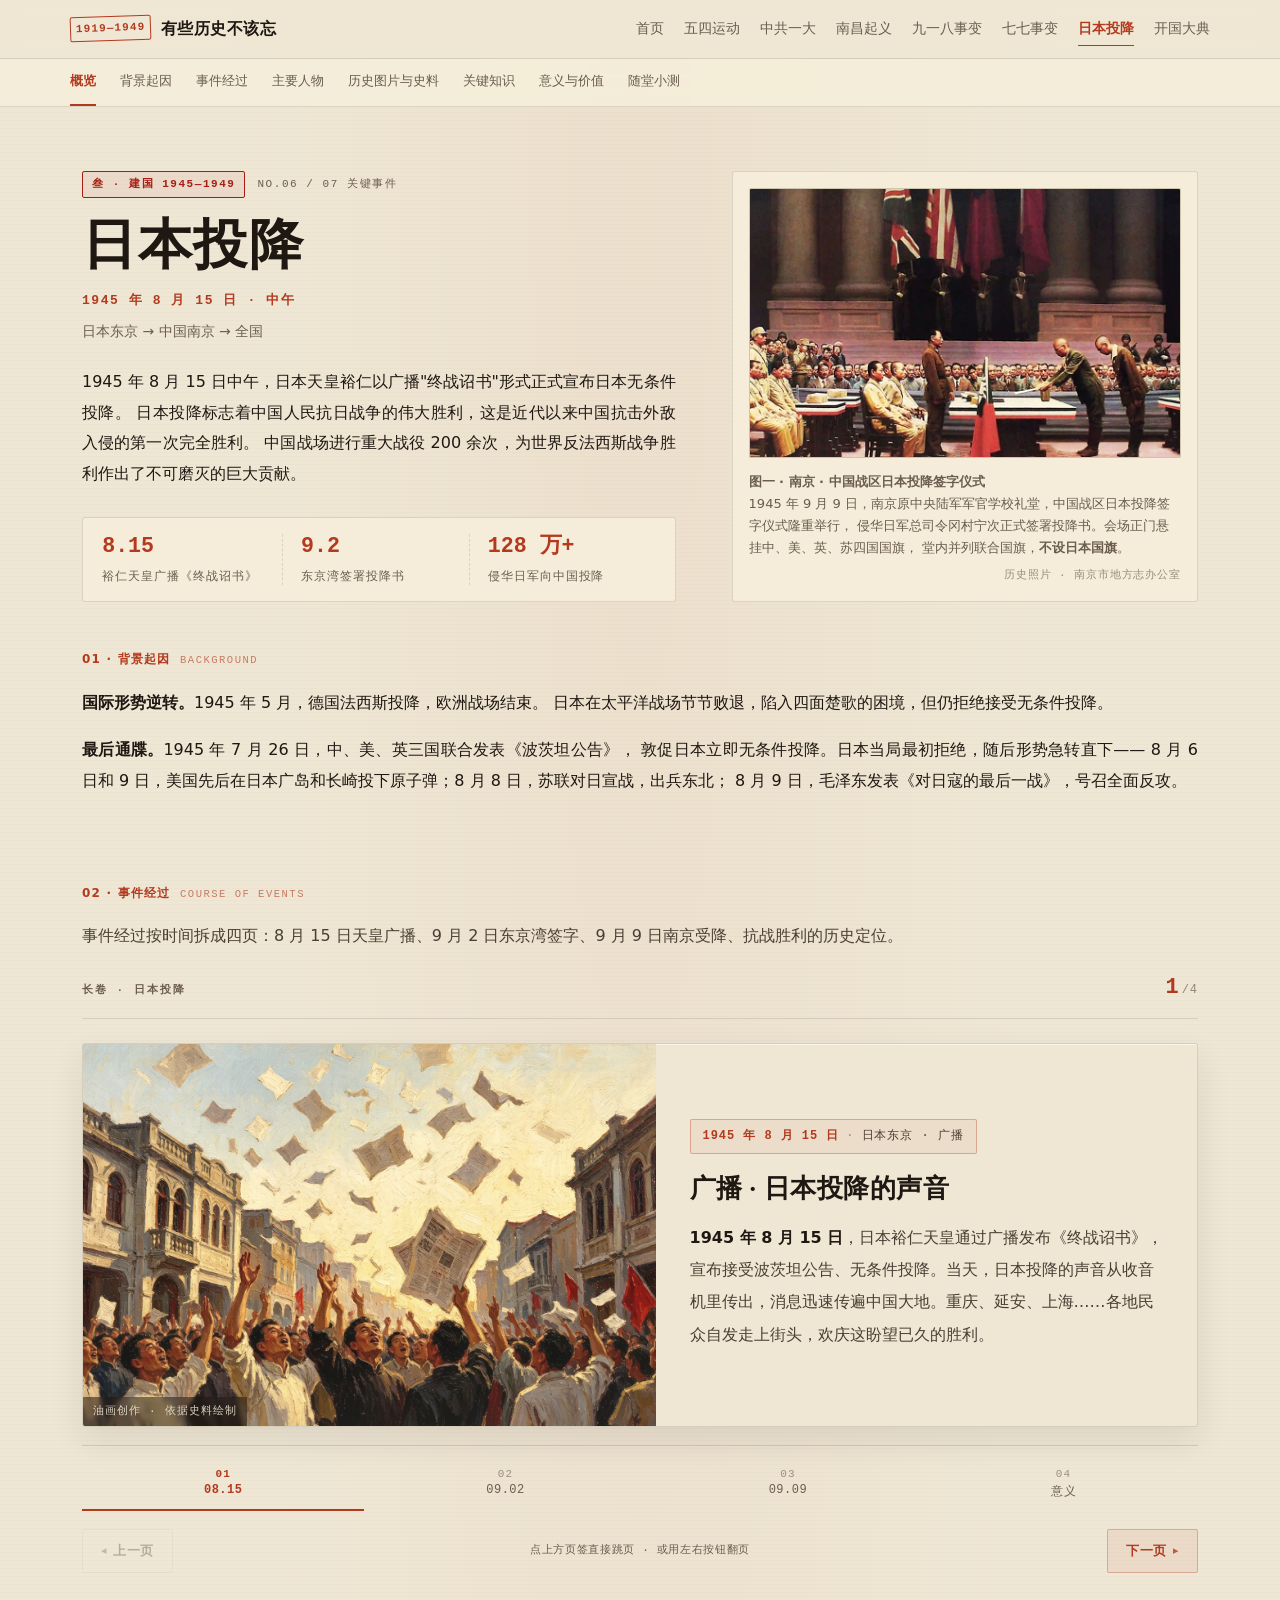
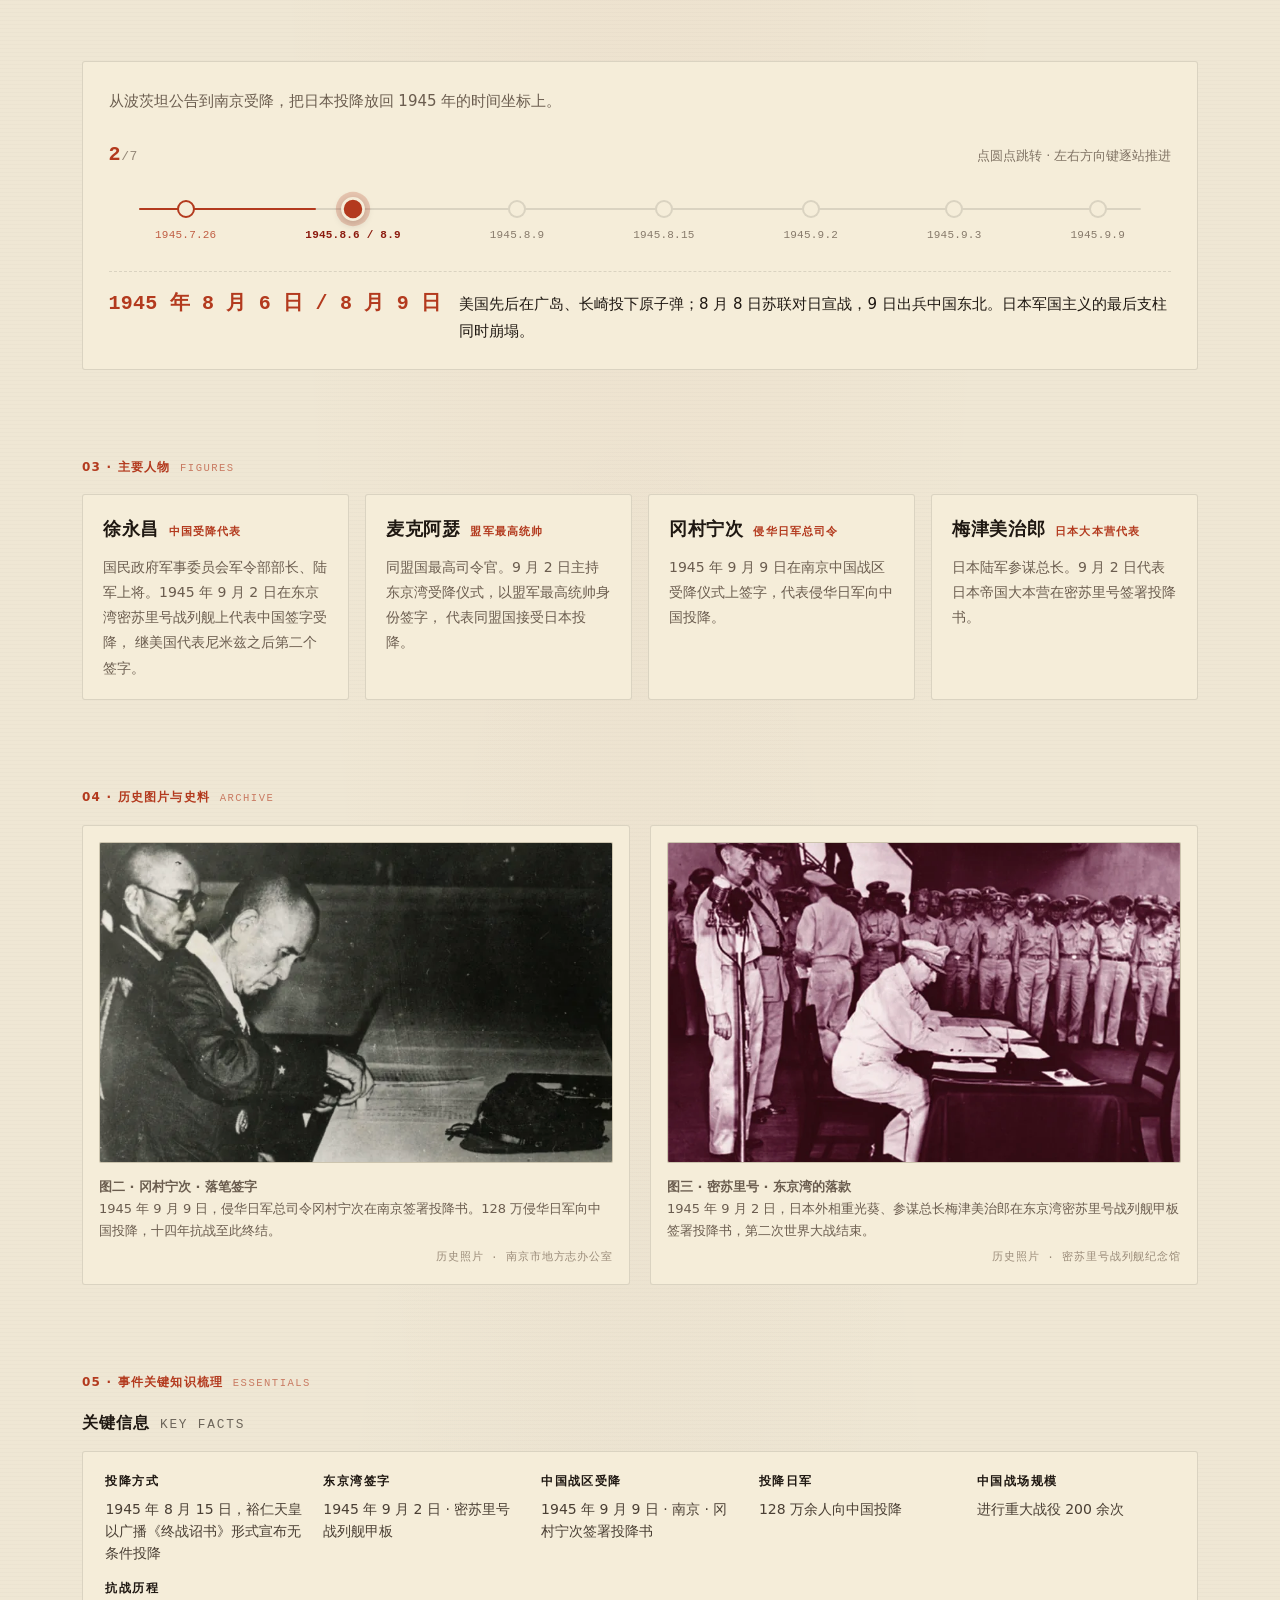
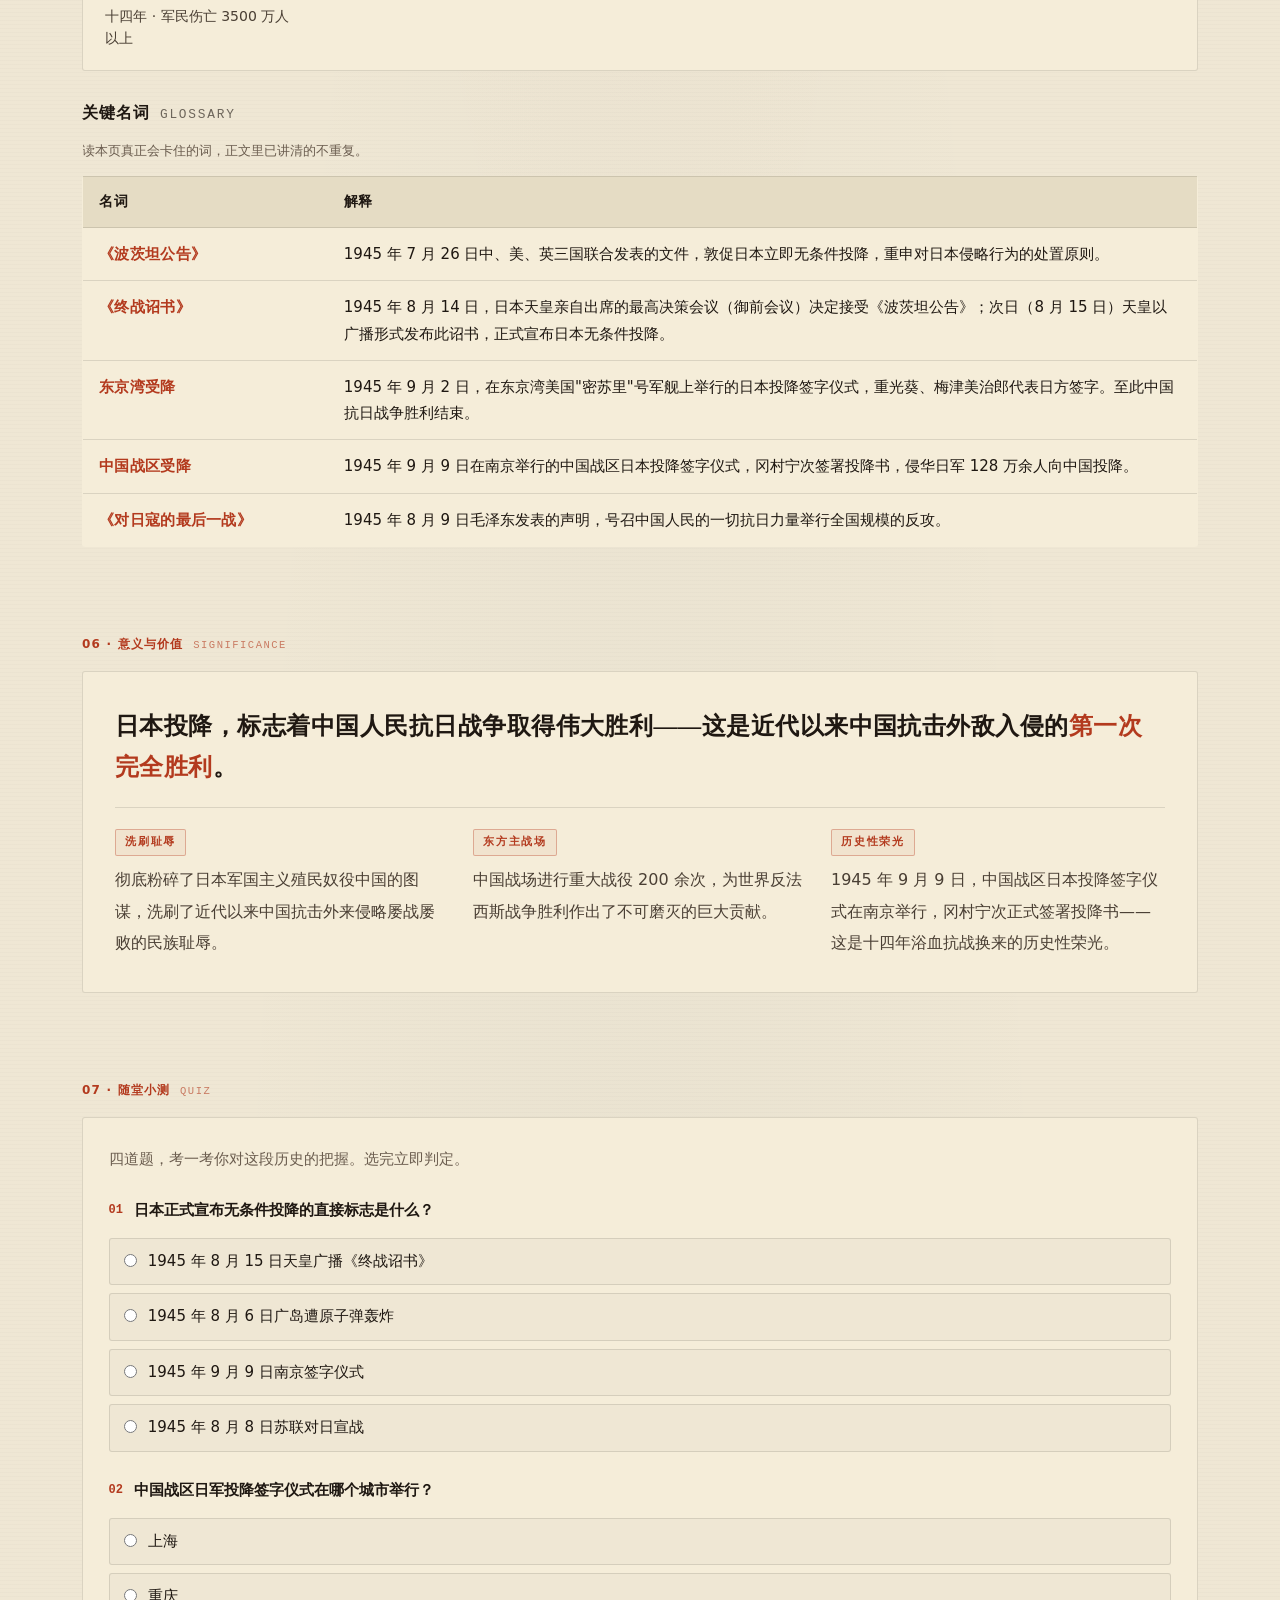
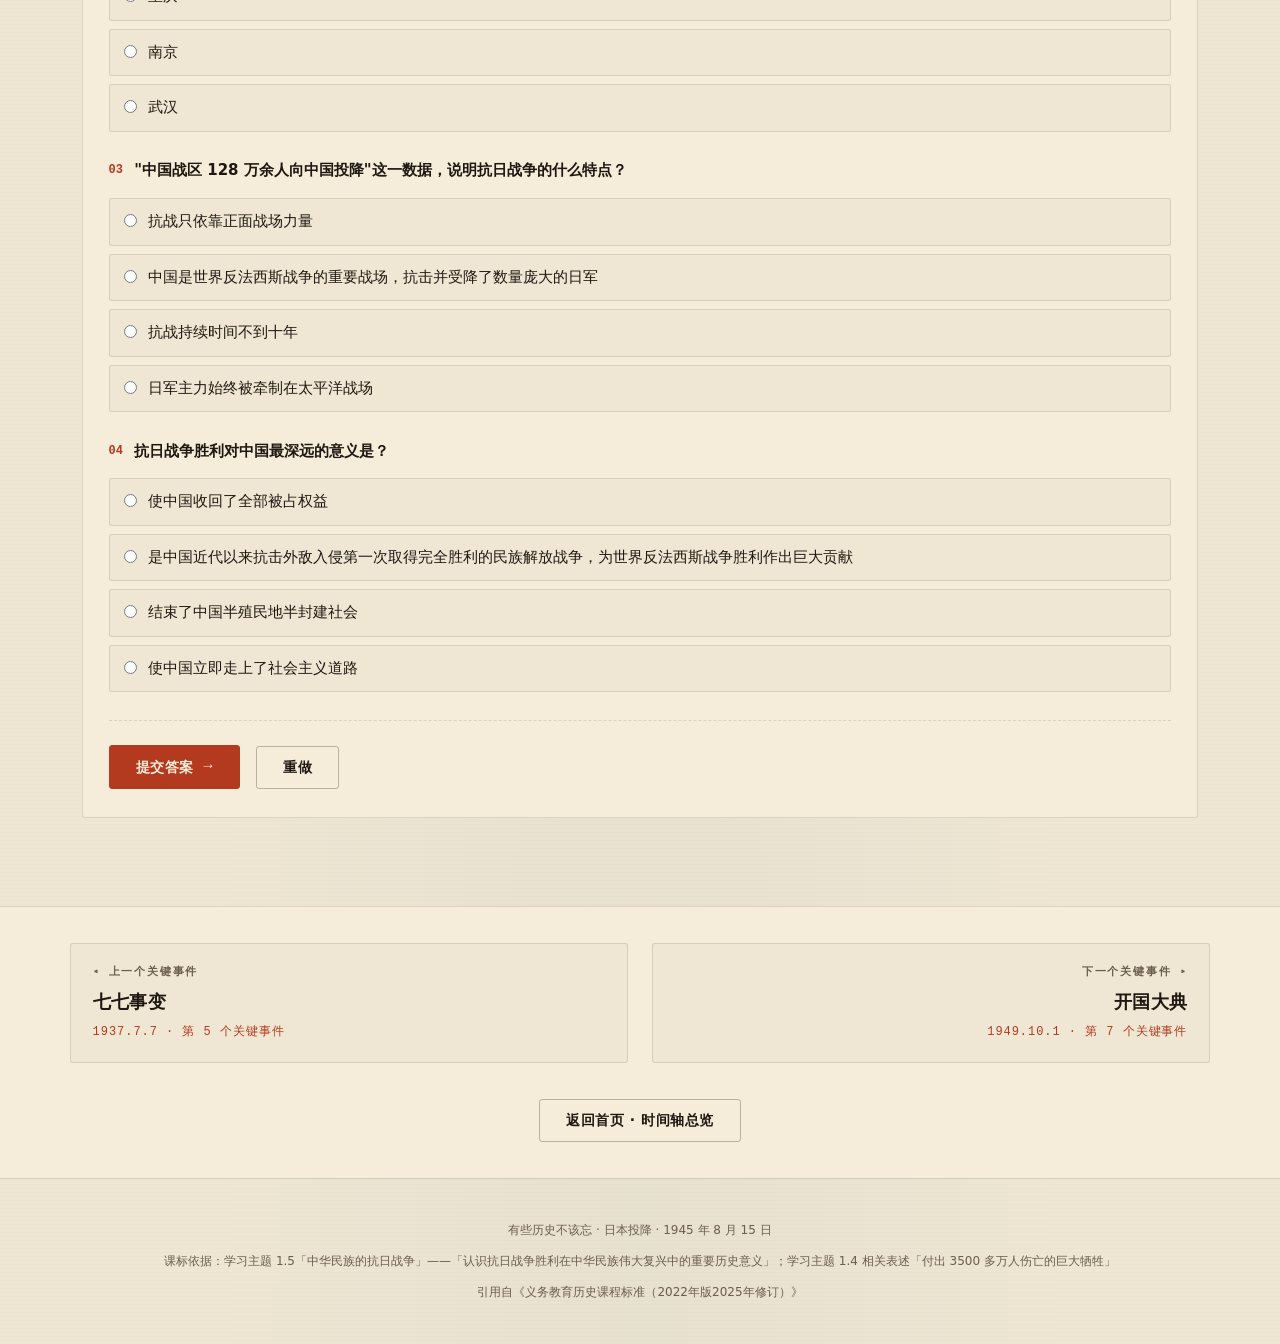
<file: events/06-riben-touxiang.html>
<!DOCTYPE html>
<html lang="zh-CN">
<head>
<meta charset="UTF-8" />
<!-- 构建号诊断标记：freshness.js 靠它判断「本页是不是旧副本」 -->
<meta name="site-build" content="20260923b" />
<meta name="viewport" content="width=device-width, initial-scale=1" />
<title>日本投降 · 1945年8月15日 ｜ 有些历史不该忘</title>
<meta name="description" content="日本投降完整史实：时间地点、背景起因、事件经过、主要人物、史料、历史意义与关键名词解释。" />
<meta name="theme-color" content="#EFE7D4" />

<link rel="icon" href="data:image/svg+xml,%3Csvg xmlns='http://www.w3.org/2000/svg' viewBox='0 0 64 64'%3E%3Crect width='64' height='64' fill='%23EFE7D4'/%3E%3Crect x='6' y='6' width='52' height='52' fill='none' stroke='%23B33A1E' stroke-width='4'/%3E%3Ctext x='32' y='45' font-family='Songti SC,SimSun,serif' font-size='40' font-weight='700' fill='%23B33A1E' text-anchor='middle'%3E%E5%8F%B2%3C/text%3E%3C/svg%3E" />
<link rel="stylesheet" href="../assets/css/base.css?v=20260923b" />
<link rel="stylesheet" href="../assets/css/design.css?v=20260923b" />
<link rel="stylesheet" href="../assets/css/flipbook.css?v=20260923b" />
<link rel="stylesheet" href="../assets/css/mobile.css?v=20260923b" />
<script src="../assets/js/freshness.js?v=20260923b" defer></script>
</head>
<body data-event="surrender">

<header id="site-nav"></header>

<nav class="page-sections" aria-label="本页章节">
  <div class="page-sections__inner">
    <a href="#sec-overview">概览</a>
    <a href="#sec-origin">背景起因</a>
    <a href="#sec-course">事件经过</a>
    <a href="#sec-people">主要人物</a>
    <a href="#sec-plates">历史图片与史料</a>
    <a href="#sec-essentials">关键知识</a>
    <a href="#sec-meaning">意义与价值</a>
    <a href="#sec-quiz">随堂小测</a>
  </div>
</nav>

<main id="main-content">

  <header class="event-hero" id="sec-overview">
    <div class="event-hero__grid">
      <div>
        <div class="event-hero__stage">
          <span class="stage-chip stage-chip--found">叁 · 建国 1945—1949</span>
          <span class="event-hero__order">NO.06 / 07 关键事件</span>
        </div>

        <h1 class="event-hero__title">日本投降</h1>
        <div class="event-hero__dateline">1945 年 8 月 15 日 · 中午</div>
        <div class="event-hero__place">日本东京 → 中国南京 → 全国</div>

        <p class="event-hero__lead">
          1945 年 8 月 15 日中午，日本天皇裕仁以广播"终战诏书"形式正式宣布日本无条件投降。
          日本投降标志着中国人民抗日战争的伟大胜利，这是近代以来中国抗击外敌入侵的第一次完全胜利。
          中国战场进行重大战役 200 余次，为世界反法西斯战争胜利作出了不可磨灭的巨大贡献。
        </p>

        <div class="kpi-row">
          <div class="kpi-cell">
            <span class="kpi">8.15</span>
            <span class="kpi-label">裕仁天皇广播《终战诏书》</span>
          </div>
          <div class="kpi-cell">
            <span class="kpi">9.2</span>
            <span class="kpi-label">东京湾签署投降书</span>
          </div>
          <div class="kpi-cell">
            <span class="kpi">128 万+</span>
            <span class="kpi-label">侵华日军向中国投降</span>
          </div>
        </div>
      </div>

      <div>
        <div class="plate">
          <div class="plate__frame">
            <img class="plate__photo" src="../assets/img/h26-surrender-nanjing.webp" width="1000" height="568"
                 loading="lazy" decoding="async"
                 alt="1945 年 9 月 9 日，中国战区日本投降签字仪式在南京原中央陆军军官学校礼堂举行，侵华日军总司令冈村宁次在投降书上签字" />
          </div>
          <div class="plate__meta">
            <p class="plate__caption">
              <strong>图一 · 南京 · 中国战区日本投降签字仪式</strong><br />
              1945 年 9 月 9 日，南京原中央陆军军官学校礼堂，中国战区日本投降签字仪式隆重举行，
              侵华日军总司令冈村宁次正式签署投降书。会场正门悬挂中、美、英、苏四国国旗，
              堂内并列联合国旗，<strong>不设日本国旗</strong>。
            </p>
            <span class="plate__source">历史照片 · 南京市地方志办公室</span>
          </div>
        </div>
      </div>
    </div>
  </header>

  <section class="section-shell" id="sec-origin" style="padding-top:0;">
    <div class="block">
      <div class="block__head">
        <h2 class="block__label">01 · 背景起因 <em>Background</em></h2>
      </div>
      <div class="block__body">
        <p>
          <strong>国际形势逆转。</strong>1945 年 5 月，德国法西斯投降，欧洲战场结束。
          日本在太平洋战场节节败退，陷入四面楚歌的困境，但仍拒绝接受无条件投降。
        </p>
        <p>
          <strong>最后通牒。</strong>1945 年 7 月 26 日，中、美、英三国联合发表《波茨坦公告》，
          敦促日本立即无条件投降。日本当局最初拒绝，随后形势急转直下——
          8 月 6 日和 9 日，美国先后在日本广岛和长崎投下原子弹；8 月 8 日，苏联对日宣战，出兵东北；
          8 月 9 日，毛泽东发表《对日寇的最后一战》，号召全面反攻。
        </p>
      </div>
    </div>
  </section>

  <!-- ======================================================================
       事件经过（翻书动效：一页一个时间节点）
       ==================================================================== -->
  <section class="section-shell" id="sec-course" style="padding-top:0;">
    <div class="block">
      <div class="block__head">
        <h2 class="block__label">02 · 事件经过 <em>Course of Events</em></h2>
      </div>
      <div class="flipbook" data-flipbook="surrender"></div>
    </div>
  </section>
<!-- ======================================================================
       时间轴定位器（点选站点 · 逐站读事件）
       ----------------------------------------------------------------------
       ⚠ 2026-09-21 补：此前 interact.js 的 Locator 渲染器、design.css 的
       .locator 全套样式、以及 window.LOCATORS 数据都已在位，但页面 HTML 里
       从来没有 data-locator 挂载点 —— 定位器全站从未渲染过（线上实测计数为 0）。
       此处补齐。挂载点紧跟「事件经过」，两者同属"逐节点读事件"的阅读路径。
       ==================================================================== -->
  <section class="section-shell" id="sec-locator" style="padding-top:0;">
    <div class="block">
      <div class="locator" data-locator="surrender"></div>
    </div>
  </section>

  <section class="section-shell" id="sec-people" style="padding-top:0;">
    <div class="block">
      <div class="block__head">
        <h2 class="block__label">03 · 主要人物 <em>Figures</em></h2>
      </div>

      <!--
        ⚠ 2026-09-22 波哥要求（第14轮）：主要人物改为四位 —— 徐永昌 / 麦克阿瑟 / 冈村宁次 / 梅津美治郎。
        取人标准 = 直接出现在两场受降签字现场的人：
          · 东京湾密苏里号（9.2）：中国代表徐永昌、盟军最高统帅麦克阿瑟、日本大本营代表梅津美治郎
          · 南京中国战区（9.9）：侵华日军总司令冈村宁次
        原四位（裕仁天皇 / 重光葵·梅津美治郎 / 冈村宁次 / 毛泽东）中，
        裕仁天皇、重光葵、毛泽东移出；梅津美治郎由合并卡改为单列。

        ⚠ 史实已核（五源一致：人民网 3 篇 / 中国军网 81.cn / 湖北省地质局党史栏）：
        9 月 2 日东京湾受降仪式由盟军最高统帅麦克阿瑟主持；日方由外相重光葵代表天皇和政府、
        陆军参谋总长梅津美治郎代表帝国大本营签字；随后战胜国代表依次签字，
        中国代表徐永昌（军事委员会军令部部长、陆军上将）继美国代表尼米兹之后第二个签字。
        冈村宁次 9 月 9 日在南京中国战区受降仪式上签字。
      -->
      <div class="person-grid">
        <div class="person-card">
          <div class="person-card__name">徐永昌<span class="person-card__role">中国受降代表</span></div>
          <p class="person-card__desc">
            国民政府军事委员会军令部部长、陆军上将。1945 年 9 月 2 日在东京湾密苏里号战列舰上代表中国签字受降，
            继美国代表尼米兹之后第二个签字。
          </p>
        </div>
        <div class="person-card">
          <div class="person-card__name">麦克阿瑟<span class="person-card__role">盟军最高统帅</span></div>
          <p class="person-card__desc">
            同盟国最高司令官。9 月 2 日主持东京湾受降仪式，以盟军最高统帅身份签字，
            代表同盟国接受日本投降。
          </p>
        </div>
        <div class="person-card">
          <div class="person-card__name">冈村宁次<span class="person-card__role">侵华日军总司令</span></div>
          <p class="person-card__desc">1945 年 9 月 9 日在南京中国战区受降仪式上签字，代表侵华日军向中国投降。</p>
        </div>
        <div class="person-card">
          <div class="person-card__name">梅津美治郎<span class="person-card__role">日本大本营代表</span></div>
          <p class="person-card__desc">日本陆军参谋总长。9 月 2 日代表日本帝国大本营在密苏里号签署投降书。</p>
        </div>
      </div>
    </div>
  </section>

  <section class="section-shell" id="sec-plates" style="padding-top:0;">
    <div class="block">
      <div class="block__head">
        <h2 class="block__label">04 · 历史图片与史料 <em>Archive</em></h2>
      </div>

      <div class="plate-grid">
        <!-- 图二：投降进程时间表 -->
        <div class="plate">
          <div class="plate__frame">
            <img class="plate__photo" src="../assets/img/q06-sur-fig2.webp"
                 alt="冈村宁次在南京签署投降书"
                 loading="lazy" decoding="async" />
          </div>
          <div class="plate__meta">
            <p class="plate__caption">
              <strong>图二 · 冈村宁次 · 落笔签字</strong><br />
              1945 年 9 月 9 日，侵华日军总司令冈村宁次在南京签署投降书。128 万侵华日军向中国投降，十四年抗战至此终结。
            </p>
            <span class="plate__source">历史照片 · 南京市地方志办公室</span>
          </div>
        </div>

        <!-- 图三：十四年抗战的代价与荣光 -->
        <div class="plate">
          <div class="plate__frame">
            <img class="plate__photo" src="../assets/img/q06-sur-fig3.webp"
                 alt="1945年9月2日，日本代表在东京湾密苏里号甲板签署投降书"
                 loading="lazy" decoding="async" />
          </div>
          <div class="plate__meta">
            <p class="plate__caption">
              <strong>图三 · 密苏里号 · 东京湾的落款</strong><br />
              1945 年 9 月 2 日，日本外相重光葵、参谋总长梅津美治郎在东京湾密苏里号战列舰甲板签署投降书，第二次世界大战结束。
            </p>
            <span class="plate__source">历史照片 · 密苏里号战列舰纪念馆</span>
          </div>
        </div>
      </div>

    </div>
  </section>

  <section class="section-shell" id="sec-essentials" style="padding-top:0;">
    <div class="block">
      <div class="block__head">
        <h2 class="block__label">05 · 事件关键知识梳理 <em>Essentials</em></h2>
      </div>

      <div class="essentials-block">
        <div class="essentials-block__head">
          <h3 class="essentials-block__title">关键信息 <em>Key Facts</em></h3>
        </div>
        <div class="keyfacts">
          <div class="info-item">
            <div class="info-label">投降方式</div>
            <div class="info-value">1945 年 8 月 15 日，裕仁天皇以广播《终战诏书》形式宣布无条件投降</div>
          </div>
          <div class="info-item">
            <div class="info-label">东京湾签字</div>
            <div class="info-value">1945 年 9 月 2 日 · 密苏里号战列舰甲板</div>
          </div>
          <div class="info-item">
            <div class="info-label">中国战区受降</div>
            <div class="info-value">1945 年 9 月 9 日 · 南京 · 冈村宁次签署投降书</div>
          </div>
          <div class="info-item">
            <div class="info-label">投降日军</div>
            <div class="info-value">128 万余人向中国投降</div>
          </div>
          <div class="info-item">
            <div class="info-label">中国战场规模</div>
            <div class="info-value">进行重大战役 200 余次</div>
          </div>
          <div class="info-item">
            <div class="info-label">抗战历程</div>
            <div class="info-value">十四年 · 军民伤亡 3500 万人以上</div>
          </div>
        </div>
      </div>

      <div class="essentials-block">
        <div class="essentials-block__head">
          <h3 class="essentials-block__title">关键名词 <em>Glossary</em></h3>
        </div>
        <table class="glossary-table">
        <caption>读本页真正会卡住的词，正文里已讲清的不重复。</caption>
        <thead>
          <tr>
            <th scope="col">名词</th>
            <th scope="col">解释</th>
          </tr>
        </thead>
        <tbody>
          <tr>
            <td class="term">《波茨坦公告》</td>
            <td>1945 年 7 月 26 日中、美、英三国联合发表的文件，敦促日本立即无条件投降，重申对日本侵略行为的处置原则。</td>
          </tr>
          <tr>
            <td class="term">《终战诏书》</td>
            <td>1945 年 8 月 14 日，日本天皇亲自出席的最高决策会议（御前会议）决定接受《波茨坦公告》；次日（8 月 15 日）天皇以广播形式发布此诏书，正式宣布日本无条件投降。</td>
          </tr>
          <tr>
            <td class="term">东京湾受降</td>
            <td>1945 年 9 月 2 日，在东京湾美国"密苏里"号军舰上举行的日本投降签字仪式，重光葵、梅津美治郎代表日方签字。至此中国抗日战争胜利结束。</td>
          </tr>
          <tr>
            <td class="term">中国战区受降</td>
            <td>1945 年 9 月 9 日在南京举行的中国战区日本投降签字仪式，冈村宁次签署投降书，侵华日军 128 万余人向中国投降。</td>
          </tr>
          <tr>
            <td class="term">《对日寇的最后一战》</td>
            <td>1945 年 8 月 9 日毛泽东发表的声明，号召中国人民的一切抗日力量举行全国规模的反攻。</td>
          </tr>
        </tbody>
      </table>
    </div>
  </section>

  <!-- ======================================================================
       意义与价值（精炼版：一句话定性 + 三条要义）
       ==================================================================== -->
  <section class="section-shell" id="sec-meaning" style="padding-top:0;">
    <div class="block">
      <div class="block__head">
        <h2 class="block__label">06 · 意义与价值 <em>Significance</em></h2>
      </div>

      <div class="essence">
        <p class="essence__claim">
          日本投降，标志着中国人民抗日战争取得伟大胜利——这是近代以来中国抗击外敌入侵的<strong>第一次完全胜利</strong>。
        </p>

        <div class="essence__points">
          <div class="essence__point">
            <span class="essence__tag">洗刷耻辱</span>
            <p class="essence__text">
              彻底粉碎了日本军国主义殖民奴役中国的图谋，洗刷了近代以来中国抗击外来侵略屡战屡败的民族耻辱。
            </p>
          </div>
          <div class="essence__point">
            <span class="essence__tag">东方主战场</span>
            <p class="essence__text">
              中国战场进行重大战役 200 余次，为世界反法西斯战争胜利作出了不可磨灭的巨大贡献。
            </p>
          </div>
          <div class="essence__point">
            <span class="essence__tag">历史性荣光</span>
            <p class="essence__text">
              1945 年 9 月 9 日，中国战区日本投降签字仪式在南京举行，冈村宁次正式签署投降书——这是十四年浴血抗战换来的历史性荣光。
            </p>
          </div>
        </div>
      </div>
    </div>
  </section>

  <section class="section-shell" id="sec-quiz" style="padding-top:0;">
    <div class="block">
      <div class="block__head">
        <h2 class="block__label">07 · 随堂小测 <em>Quiz</em></h2>
      </div>
      <div class="quiz" data-quiz="surrender"></div>
    </div>
  </section>

</main>

<nav id="event-pager" aria-label="关键事件切换"></nav>

<footer class="site-footer">
  <p style="margin:0;">有些历史不该忘 · 日本投降 · 1945 年 8 月 15 日</p>
  <p style="margin:.5rem 0 0;">
    课标依据：学习主题 1.5「中华民族的抗日战争」——「认识抗日战争胜利在中华民族伟大复兴中的重要历史意义」；学习主题 1.4 相关表述「付出 3500 多万人伤亡的巨大牺牲」
  </p>
  <p style="margin:.5rem 0 0;">引用自《义务教育历史课程标准（2022年版2025年修订）》</p>
</footer>

<script src="../assets/js/data.js?v=20260923b"></script>
<script src="../assets/js/sound.js?v=20260923b"></script>
<script src="../assets/js/site.js?v=20260923b"></script>
<script src="../assets/js/flipbook.js?v=20260923b"></script>
<script src="../assets/js/interact.js?v=20260923b"></script>
<script src="../assets/js/event-data-surrender.js?v=20260923b"></script>
</body>
</html>
</file>
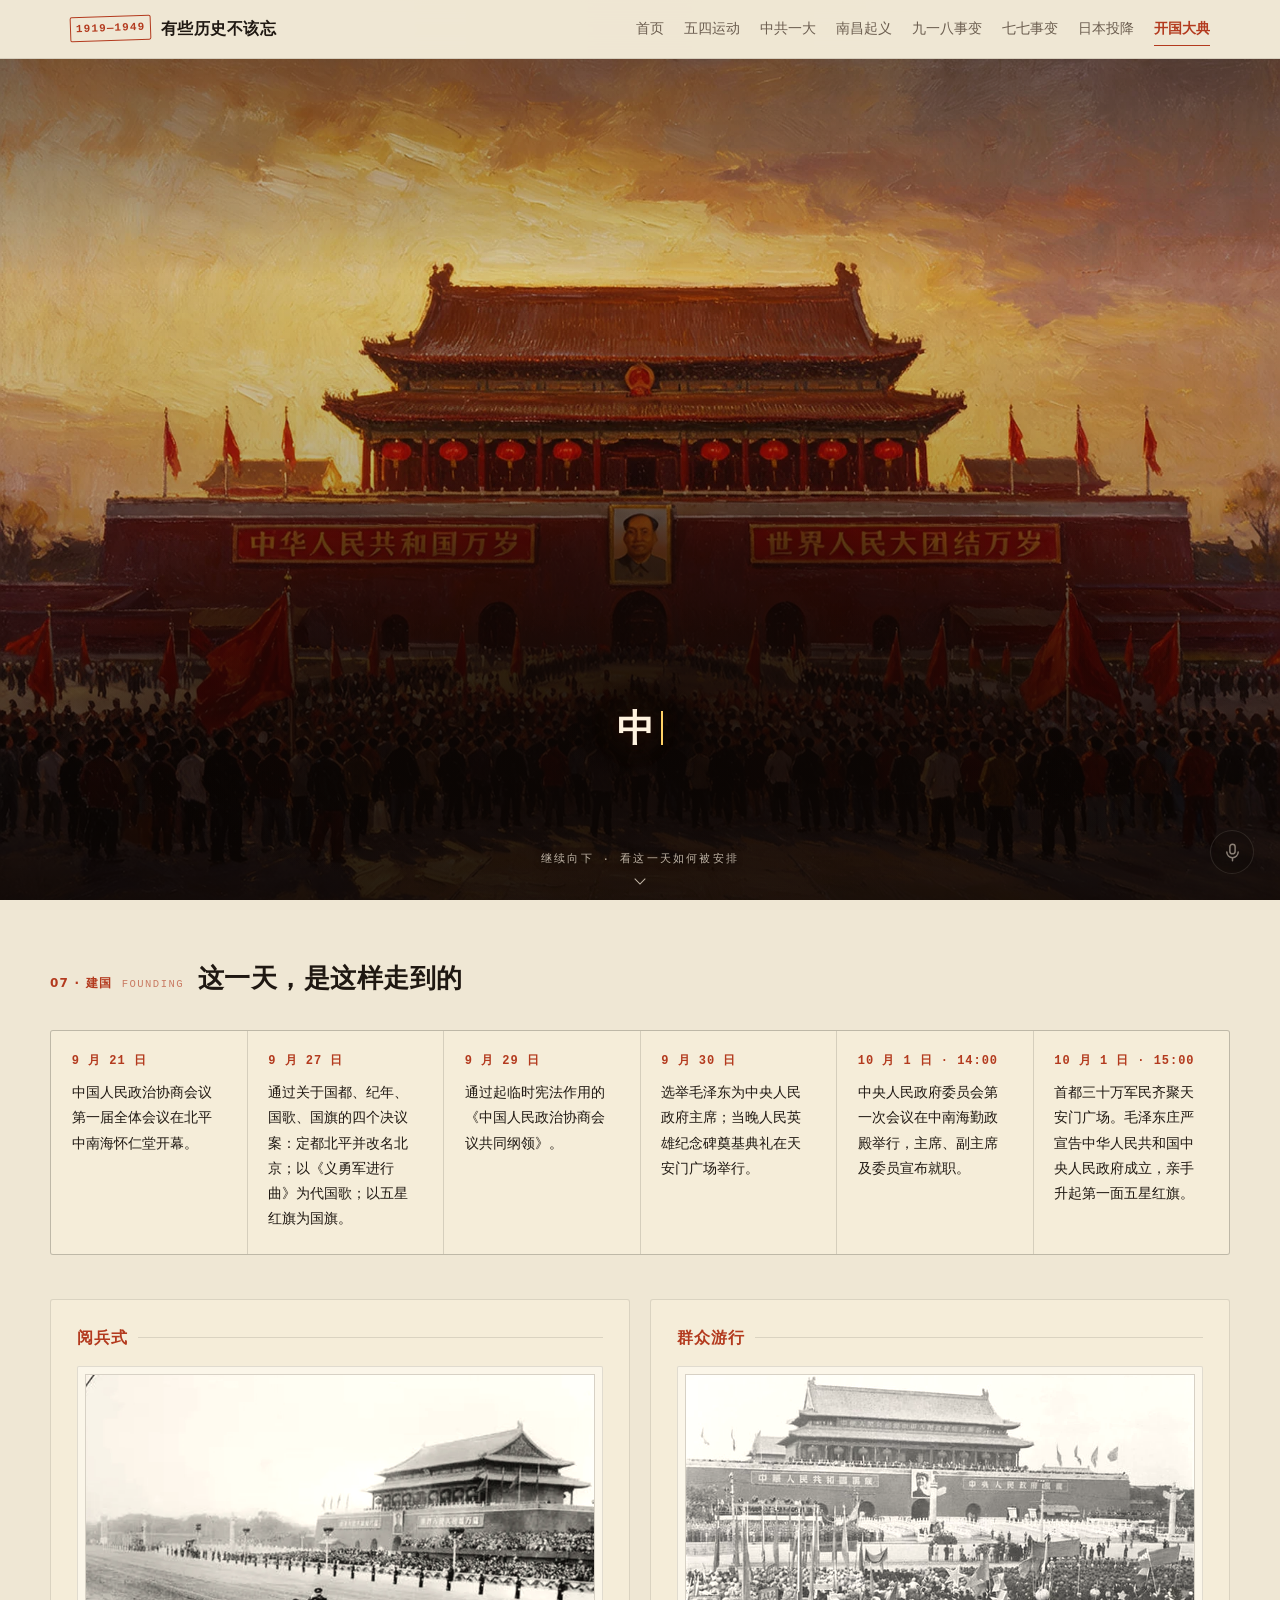
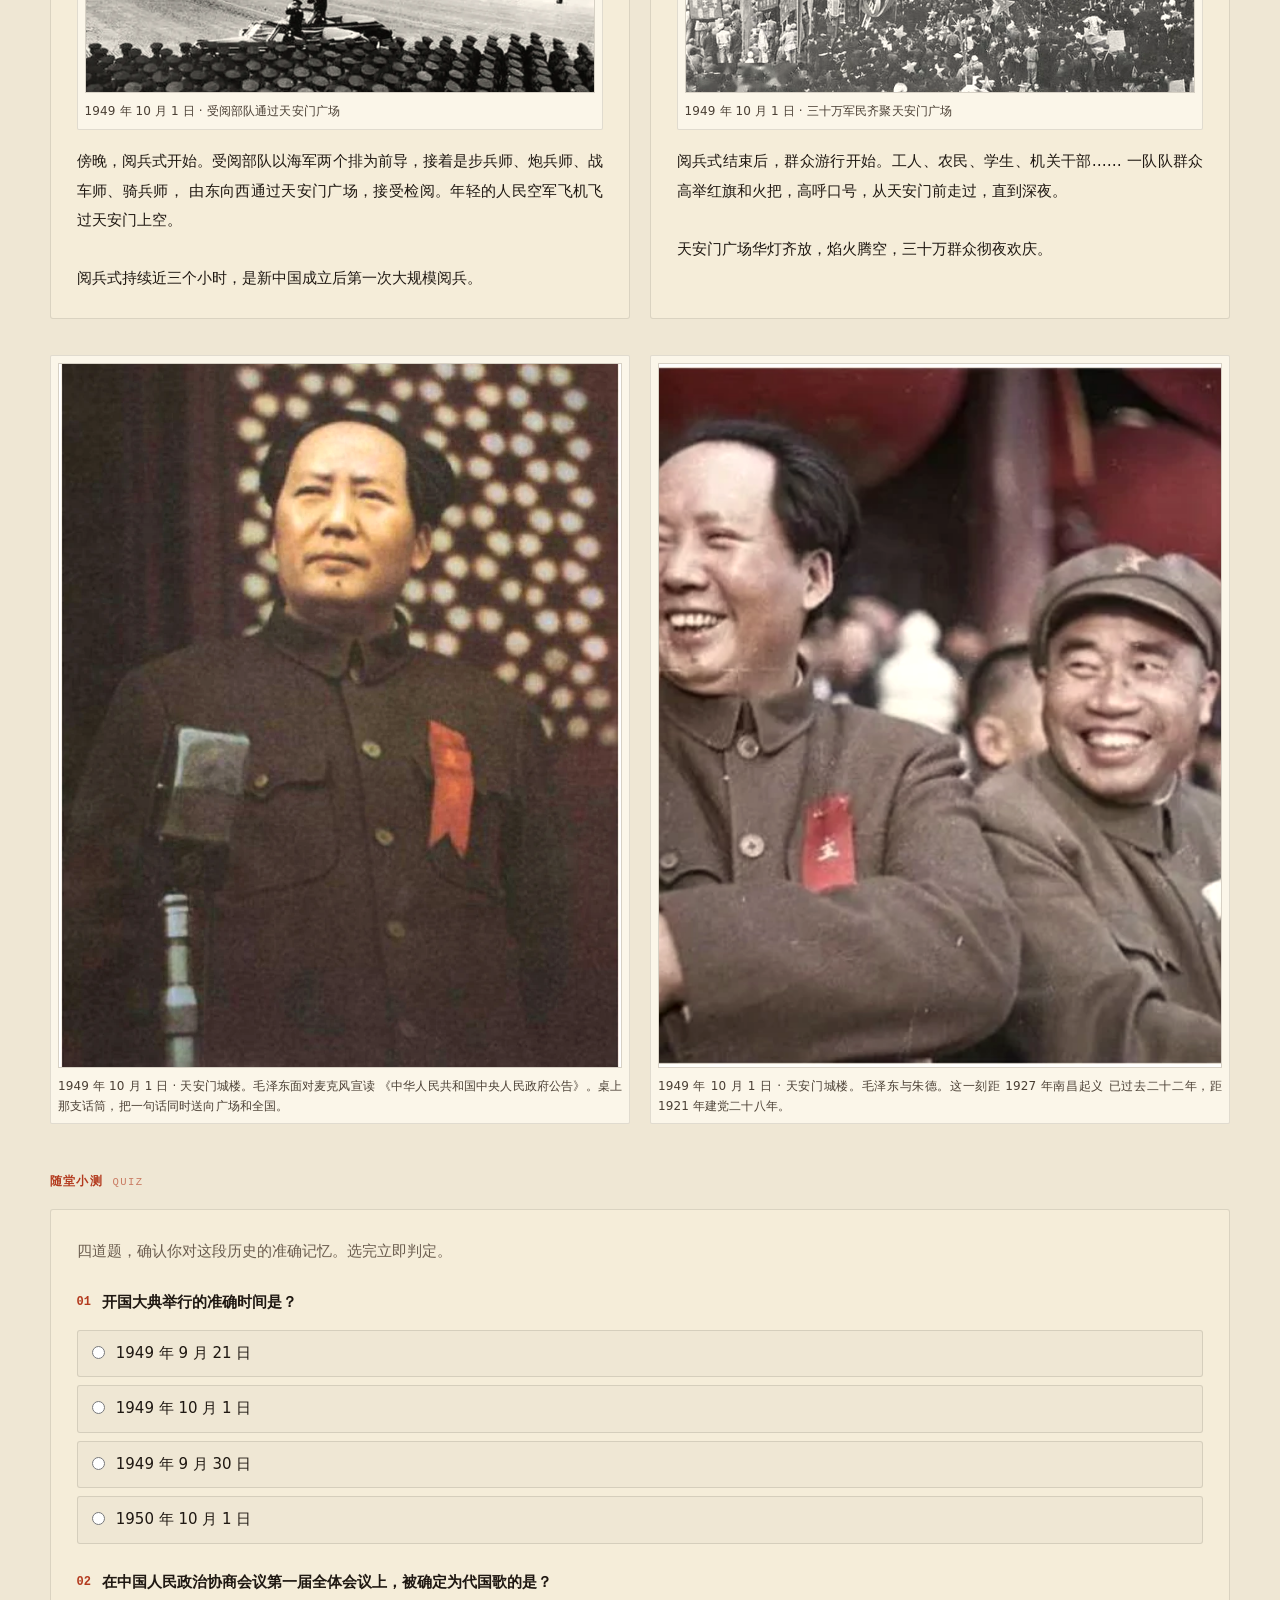
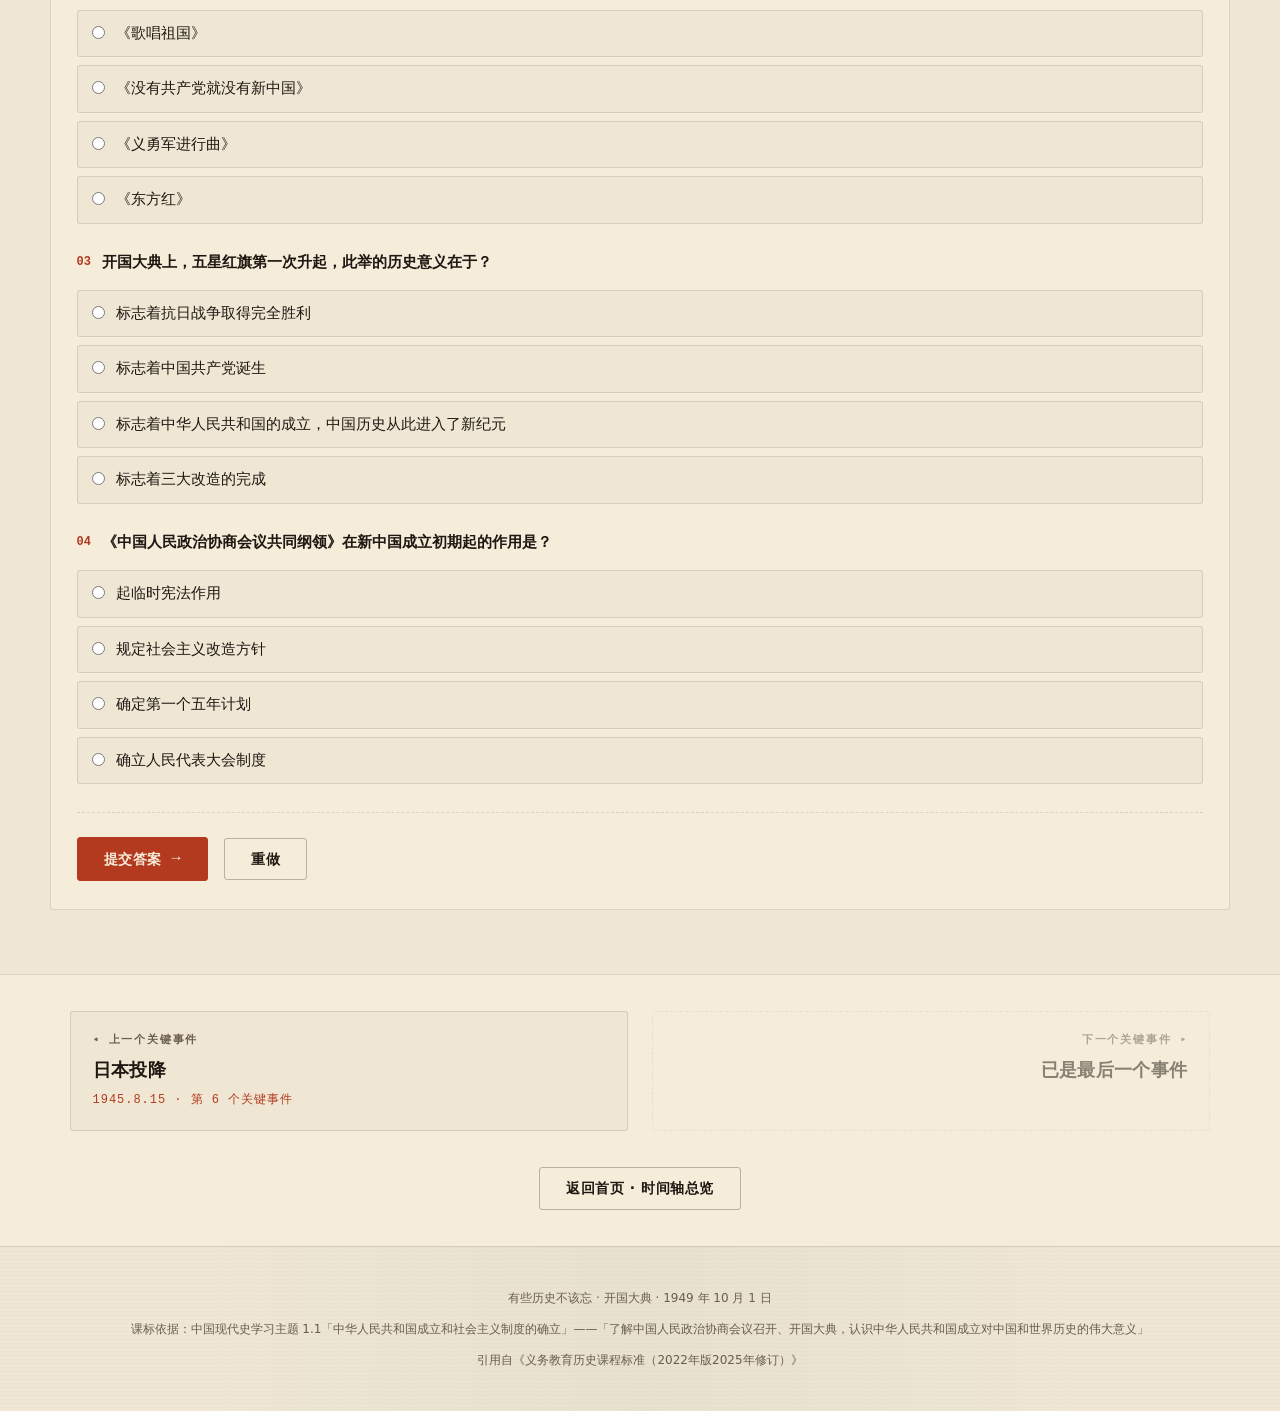
<file: events/07-kaiguo-dadian.html>
<!DOCTYPE html>
<html lang="zh-CN">
<head>
<meta charset="UTF-8" />
<!-- 构建号诊断标记：freshness.js 靠它判断「本页是不是旧副本」 -->
<meta name="site-build" content="20260923b" />
<meta name="viewport" content="width=device-width, initial-scale=1" />
<title>开国大典 · 1949年10月1日 ｜ 有些历史不该忘</title>
<meta name="description" content="1949年10月1日开国大典：天安门城楼上的庄严宣告，五星红旗第一次升起，中华人民共和国成立。" />
<meta name="theme-color" content="#100B09" />

<link rel="icon" href="data:image/svg+xml,%3Csvg xmlns='http://www.w3.org/2000/svg' viewBox='0 0 64 64'%3E%3Crect width='64' height='64' fill='%23EFE7D4'/%3E%3Crect x='6' y='6' width='52' height='52' fill='none' stroke='%23B33A1E' stroke-width='4'/%3E%3Ctext x='32' y='45' font-family='Songti SC,SimSun,serif' font-size='40' font-weight='700' fill='%23B33A1E' text-anchor='middle'%3E%E5%8F%B2%3C/text%3E%3C/svg%3E" />
<link rel="stylesheet" href="../assets/css/base.css?v=20260923b" />
<link rel="stylesheet" href="../assets/css/design.css?v=20260923b" />
<link rel="stylesheet" href="../assets/css/event-grand.css?v=20260923b" />
<link rel="stylesheet" href="../assets/css/mobile.css?v=20260923b" />
<script src="../assets/js/freshness.js?v=20260923b" defer></script>
</head>
<body data-event="kaiguo">

<header id="site-nav"></header>

<!-- ==========================================================================
     壹 · 全屏油画场景
     满版油画《开国大典》铺底，文字极简 —— 靠画面、声音与那句宣告把气氛推到顶。
     ========================================================================== -->
<section class="grand-stage" id="grand-stage" aria-label="开国大典场景">

  <!--
    满版背景 · 油画《开国大典》
    ⚠ 2026-09-22 第13轮：换成波哥提供的新油画（暖金黄昏 + 满场红旗与人群，
    远比原来那张雾气暗调版更像"开国大典"）。旧图 h07-kaiguo-oath.webp 保留在库里，
    要切回只需改这一行 src。
    油画下方叠一层自上而下的暗压，保证宣告文字压在画面亮部时依然可读。
  -->
  <div class="grand-bg" aria-hidden="true">
    <img src="../assets/img/p07-kaiguo-grand.webp" width="1800" height="1200"
         alt="" loading="eager" decoding="async" fetchpriority="high" />
  </div>
  <div class="grand-bg-scrim" aria-hidden="true"></div>

  <!-- 天空：黄昏到入夜 -->
  <div class="grand-sky" aria-hidden="true"></div>
  <!-- 云层横移 -->
  <div class="grand-clouds" aria-hidden="true"></div>

  <!-- ---------------------------------------------------------------
       内容层：那句话 → 落款 → 控制
       --------------------------------------------------------------- -->
  <div class="grand-content">

    <!-- 那句话 -->
    <p class="grand-voice" id="grand-voice">
      <span id="grand-voice-text"></span><i class="voice-caret" id="grand-caret" aria-hidden="true"></i>
    </p>

    <!--
      ⚠ 2026-09-21 波哥要求精简首屏控件：
      ① 删「历史录音 · 毛泽东」标签
      ② 删「再听一遍这句话」大按钮
      ③ 删「重播宣告 · 奏乐」与「声音已开启」两个按钮
      保留：一句话本身 + 落款，以及右下角一个不抢戏的「重听」话筒图标。
      话筒是纯图标按钮（无文字），静音/开启状态由 aria-pressed 与配色表达。
    -->
    <div class="grand-sign">
      <p class="grand-dateline" id="grand-dateline">1949 · 10 · 1 &nbsp;·&nbsp; 北京 天安门</p>
      <!--
        配图说明（紧随落款一行，随落款一起浮现）
        ⚠ 2026-09-22 第13轮二改：原「压画面的水印式图注」弃用 —— 实测打字跑完后
        "那句话"排满两行横跨几乎整幅，底部那条从 390 到 1440 全被占满，贴不到画面最底角。
        波哥定：放到「1949 · 10 · 1 · 北京 天安门」下面，随这段字一起出现，文案只留一行。
      -->
      <p class="grand-note" id="grand-note">配图参考 1950 年天安门城楼形制</p>
    </div>
  </div>

  <!-- 右下角：重听那句话（纯图标，保持界面清爽） -->
  <button class="grand-mic" id="grand-voice-btn" type="button"
          aria-label="再听一遍这句话" aria-pressed="false" title="再听一遍这句话">
    <svg viewBox="0 0 24 24" aria-hidden="true" focusable="false">
      <rect x="9" y="2.5" width="6" height="11" rx="3"></rect>
      <path d="M5.5 11.5a6.5 6.5 0 0 0 13 0"></path>
      <line x1="12" y1="18" x2="12" y2="21.5"></line>
    </svg>
  </button>

  <!-- 滚动提示 -->
  <div class="grand-scroll-hint" id="grand-hint" aria-hidden="true">
    <span>继续向下 · 看这一天如何被安排</span>
    <span class="chev"></span>
  </div>
</section>

<!-- ==========================================================================
     贰 · 场景之后的史实（极简骨架）
     ========================================================================== -->
<section class="grand-facts" id="sec-facts" aria-label="开国大典史实">
  <div class="grand-facts__inner">

    <div class="block__head">
      <h2 class="block__label">07 · 建国 <em>Founding</em></h2>
      <p class="block__title">这一天，是这样走到的</p>
    </div>

    <!-- 流程条 -->
    <div class="grand-flow">
      <div class="flow-cell">
        <div class="flow-date">9 月 21 日</div>
        <p class="flow-text">中国人民政治协商会议第一届全体会议在北平中南海怀仁堂开幕。</p>
      </div>
      <div class="flow-cell">
        <div class="flow-date">9 月 27 日</div>
        <p class="flow-text">通过关于国都、纪年、国歌、国旗的四个决议案：定都北平并改名北京；以《义勇军进行曲》为代国歌；以五星红旗为国旗。</p>
      </div>
      <div class="flow-cell">
        <div class="flow-date">9 月 29 日</div>
        <p class="flow-text">通过起临时宪法作用的《中国人民政治协商会议共同纲领》。</p>
      </div>
      <div class="flow-cell">
        <div class="flow-date">9 月 30 日</div>
        <p class="flow-text">选举毛泽东为中央人民政府主席；当晚人民英雄纪念碑奠基典礼在天安门广场举行。</p>
      </div>
      <div class="flow-cell">
        <div class="flow-date">10 月 1 日 · 14:00</div>
        <p class="flow-text">中央人民政府委员会第一次会议在中南海勤政殿举行，主席、副主席及委员宣布就职。</p>
      </div>
      <div class="flow-cell">
        <div class="flow-date">10 月 1 日 · 15:00</div>
        <p class="flow-text">首都三十万军民齐聚天安门广场。毛泽东庄严宣告中华人民共和国中央人民政府成立，亲手升起第一面五星红旗。</p>
      </div>
    </div>

    <!-- 检阅与游行 -->
    <div class="grand-two">
      <div class="quote-panel">
        <div class="quote-panel__label">阅兵式</div>
        <figure class="hist-fig">
          <img src="../assets/img/h07-kaiguo-review.webp" width="1500" height="938" loading="lazy"
               alt="1949 年 10 月 1 日开国大典阅兵式：受阅部队列队通过天安门广场，接受检阅" />
          <figcaption>1949 年 10 月 1 日 · 受阅部队通过天安门广场</figcaption>
        </figure>
        <div class="quote-panel__text">
          傍晚，阅兵式开始。受阅部队以海军两个排为前导，接着是步兵师、炮兵师、战车师、骑兵师，
          由东向西通过天安门广场，接受检阅。年轻的人民空军飞机飞过天安门上空。
          <br><br>
          阅兵式持续近三个小时，是新中国成立后第一次大规模阅兵。
        </div>
      </div>
      <div class="quote-panel">
        <div class="quote-panel__label">群众游行</div>
        <figure class="hist-fig">
          <img src="../assets/img/h07-kaiguo-parade.webp" width="1000" height="625" loading="lazy"
               alt="1949 年 10 月 1 日开国大典：天安门广场上人山人海的群众游行队伍，旗帜如林，城楼上悬挂毛泽东画像与「中华人民共和国万岁」「中央人民政府万岁」标语" />
          <figcaption>1949 年 10 月 1 日 · 三十万军民齐聚天安门广场</figcaption>
        </figure>
        <div class="quote-panel__text">
          阅兵式结束后，群众游行开始。工人、农民、学生、机关干部……
          一队队群众高举红旗和火把，高呼口号，从天安门前走过，直到深夜。
          <br><br>
          天安门广场华灯齐放，焰火腾空，三十万群众彻夜欢庆。
        </div>
      </div>
    </div>

    <!--
      ⚠ 2026-09-21 波哥要求删除：原「天安门城楼」通栏历史照片
      （h07-kaiguo-gate.webp，.hist-fig--wide）。
      该图的信息与上方「阅兵式 / 群众游行」两图和下方两张城楼特写重复，
      通栏大图尺寸也不好控，整体删除，让版面更紧凑。
    -->

    <!--
      城楼上的两张特写
      ------------------------------------------------------------------
      上一个九宫格的"阅兵 / 游行 / 城楼"是"场面"，这两张是"人"：
      看完三十万人的广场，再拉近看城楼上的人 —— 历史是具体的人在做的事。
    -->
    <div class="grand-duo">
      <figure class="hist-fig">
        <img src="../assets/img/h07-kaiguo-mao-mic.webp" width="900" height="1125" loading="lazy"
             alt="1949 年 10 月 1 日开国大典：毛泽东在天安门城楼上，面对麦克风宣读《中华人民共和国中央人民政府公告》，胸前佩戴红色主席团绶带" />
        <figcaption>
          1949 年 10 月 1 日 · 天安门城楼。毛泽东面对麦克风宣读
          《中华人民共和国中央人民政府公告》。桌上那支话筒，把一句话同时送向广场和全国。
        </figcaption>
      </figure>
      <figure class="hist-fig">
        <img src="../assets/img/h07-kaiguo-mao-zhu.webp" width="900" height="1125" loading="lazy"
             alt="1949 年 10 月 1 日开国大典：毛泽东与朱德在天安门城楼上开怀大笑，身后是观礼的各界代表" />
        <figcaption>
          1949 年 10 月 1 日 · 天安门城楼。毛泽东与朱德。这一刻距 1927 年南昌起义
          已过去二十二年，距 1921 年建党二十八年。
        </figcaption>
      </figure>
    </div>

    <!-- 交互：随堂小测 -->
    <div class="block" style="margin-top:3rem;">
      <div class="block__head">
        <h2 class="block__label">随堂小测 <em>Quiz</em></h2>
      </div>
      <div class="quiz" data-quiz="kaiguo"></div>
    </div>

  </div>
</section>

<!-- ==========================================================================
     叁 · 上下篇切换
     ========================================================================== -->
<nav id="event-pager" aria-label="关键事件切换"></nav>

<footer class="site-footer">
  <p style="margin:0;">有些历史不该忘 · 开国大典 · 1949 年 10 月 1 日</p>
  <p style="margin:.5rem 0 0;">
    课标依据：中国现代史学习主题 1.1「中华人民共和国成立和社会主义制度的确立」——「了解中国人民政治协商会议召开、开国大典，认识中华人民共和国成立对中国和世界历史的伟大意义」
  </p>
  <p style="margin:.5rem 0 0;">引用自《义务教育历史课程标准（2022年版2025年修订）》</p>
</footer>

<script src="../assets/js/data.js?v=20260923b"></script>
<script src="../assets/js/sound.js?v=20260923b"></script>
<script src="../assets/js/site.js?v=20260923b"></script>
<script src="../assets/js/interact.js?v=20260923b"></script>
<script src="../assets/js/event-data-kaiguo.js?v=20260923b"></script>
<script src="../assets/js/grand.js?v=20260923b"></script>
</body>
</html>
</file>
<file: assets/css/base.css>
/* ============================================================================
   1919—1949 · 有些历史不该忘
   设计系统 · base.css —— 民国报刊视觉语汇
   ---------------------------------------------------------------------------
   设计令牌（单一真相源）：
     · 纸色 / 墨色 / 朱砂 三色体系，取自民国书刊印刷品
     · 三阶段各有一套强调色（觉醒=赭红 / 战斗=靛青 / 建国=朱金）
     · 字体层级：display(宋体系) → sans(黑体) → mono(等宽，用于日期编号)
   规则：所有页面只引用本文件 + theme-*.css 中的变量，不重复定义色值。
   ========================================================================= */

:root {
  /* ---- 纸张与墨色 ---- */
  --paper:        #EFE7D4;
  --paper-soft:   #F5EDD9;
  --paper-deep:   #E5DCC4;
  --ink:          #1F1812;
  --ink-muted:    #6B5D4F;
  --ink-faint:    #9A8B79;
  /* 次级正文色：比 ink-muted 深、比 ink 浅，用于长段落正文 */
  --ink-soft:     #4A3F34;
  --line:         rgba(31, 24, 18, 0.12);
  --line-strong:  rgba(31, 24, 18, 0.28);

  /* ---- 主色（朱砂）与辅助 ---- */
  --primary:      #B33A1E;
  --primary-deep: #8B1A0E;
  --accent:       #2C4A5E;
  --success:      #5C7C4F;
  --warning:      #C77A2A;

  /* ---- 三阶段强调色（各事件页按阶段声明覆盖） ---- */
  --stage-wake:   #B33A1E;   /* 觉醒 1919—1921 */
  --stage-fight:  #2C4A5E;   /* 战斗 1927—1937 */
  --stage-found:  #A81C13;   /* 建国 1945—1949 */

  /* ---- 阴影 ---- */
  --shadow-paper: 0 30px 60px -22px rgba(31, 24, 18, 0.32);
  --shadow-soft:  0 12px 28px -14px rgba(31, 24, 18, 0.28);

  /* ---- 字体 ---- */
  --font-display: "Songti SC", "SimSun", "Noto Serif SC", "Source Han Serif SC", "Georgia", serif;
  --font-sans:    "PingFang SC", "Microsoft YaHei", "Hiragino Sans GB", "Noto Sans SC", system-ui, sans-serif;
  --font-mono:    "JetBrains Mono", "Consolas", "SFMono-Regular", "Courier New", monospace;

  /* ---- 字号阶梯（2026-09-22 归一，全站唯一，禁止再出现其它 px 值）----
     11  角标 / 图片来源 / 小标签（brand-mark、flipbook__credit、essence__tag、plate__source）
     12  元信息 / 眉标 / 序数 / 目录标签（block__label、axis__date、kpi-label、info-label）
     13  图注 / 短说明 / 章节锚点条（plate__caption、locator__hint、page-sections a）
     14  次要正文（按钮、info-value、person-card__desc、表格、导航链接）
     15  正文小号（导语段、引文、locator__text、quiz 题干）
     16  正文标准（block__body、flipbook__text、flipbook__prompt、essence__text）
     17  移动端根字号（仅 mobile.css 使用）
     20  三级标题 / 大号 mono 日期
     22  二级标题
     26  区块标题（block__title、stage-group__title）
     28  统计数字
     标题族另有 clamp() 响应式档（event-hero__title / home-hero__title / section-title），
     不纳入本阶梯。新增组件一律从上表取值，不得再写 11.5px / 12.5px / 15.5px 这类中间值。 */

  /* ---- 版心 ---- */
  --shell-max: 1180px;
  --shell-pad: 1.25rem;
}

* { box-sizing: border-box; }

html {
  scroll-behavior: smooth;
  -webkit-text-size-adjust: 100%;
}

body {
  margin: 0;
  padding: 0;
  background-color: var(--paper);
  /* 纸纹：极淡的横向纤维 + 上下两处晕染，模拟旧纸 */
  background-image:
    radial-gradient(ellipse at 50% 0%, rgba(179, 58, 30, 0.045) 0%, transparent 45%),
    radial-gradient(ellipse at 50% 100%, rgba(44, 74, 94, 0.04) 0%, transparent 50%),
    repeating-linear-gradient(0deg, transparent, transparent 3px,
      rgba(31, 24, 18, 0.016) 3px, rgba(31, 24, 18, 0.016) 4px);
  color: var(--ink);
  font-family: var(--font-sans);
  font-size: 16px;
  line-height: 1.75;
  overflow-x: hidden;
}

::selection { background: var(--primary); color: var(--paper-soft); }

a { color: inherit; }

img { max-width: 100%; display: block; }

/* 无障碍：统一焦点样式 */
:focus-visible {
  outline: 2px solid var(--primary);
  outline-offset: 3px;
  border-radius: 2px;
}

[hidden] { display: none !important; }

/* ============================================================================
   1. 版心与栅格
   ========================================================================= */

.shell {
  max-width: var(--shell-max);
  margin: 0 auto;
  padding: 0 var(--shell-pad);
  box-sizing: border-box;
}

.section-shell {
  padding: 4rem var(--shell-pad);
  max-width: var(--shell-max);
  margin: 0 auto;
  box-sizing: border-box;
}
@media (min-width: 768px) { .section-shell { padding: 5.5rem 2rem; } }

/* ============================================================================
   2. 标题体系
   ========================================================================= */

.section-header { margin-bottom: 2.5rem; }

.section-tag {
  font-family: var(--font-mono);
  font-size: 12px;
  font-weight: 600;
  letter-spacing: 0.18em;
  color: var(--primary);
  text-transform: uppercase;
  margin-bottom: 0.85rem;
  display: inline-block;
}

.section-title {
  font-family: var(--font-display);
  font-size: clamp(1.7rem, 4vw, 2.6rem);
  font-weight: 700;
  line-height: 1.2;
  letter-spacing: 0.01em;
  color: var(--ink);
  margin: 0;
}

.section-subtitle {
  color: var(--ink-muted);
  margin: 0.85rem 0 0;
  line-height: 1.8;
  font-size: 15px;
}

/* 卷首式大字标题（民国报刊刊名感） */
.archive-title {
  font-family: var(--font-display);
  font-weight: 700;
  line-height: 1.08;
  letter-spacing: 0.04em;
  font-size: clamp(2rem, 5.2vw, 3.6rem);
  margin: 0;
}

.archive-meta {
  font-family: var(--font-mono);
  font-size: 12px;
  letter-spacing: 0.18em;
  color: var(--ink-muted);
  text-transform: uppercase;
}

/* 朱砂细线：语义为"分隔/章首"，不做纯装饰竖条 */
.rule-red { width: 64px; height: 2px; background: var(--primary); margin: 1.5rem 0; }

/* ============================================================================
   3. 组件外壳
   ========================================================================= */

.panel {
  background: var(--paper-soft);
  border: 1px solid var(--line);
  border-radius: 3px;
  padding: 1.5rem;
}

.card {
  background: var(--paper-soft);
  border: 1px solid var(--line);
  border-radius: 3px;
  padding: 1.25rem;
  min-width: 0;
  transition: border-color 0.2s;
}
.card:hover { border-color: rgba(179, 58, 30, 0.4); }

/* ---- 朱砂印章 ---- */
.seal {
  display: inline-block;
  border: 1.5px solid var(--primary);
  color: var(--primary);
  padding: 4px 10px;
  font-family: var(--font-display);
  font-weight: 700;
  letter-spacing: 0.2em;
  font-size: 11px;
  background: rgba(179, 58, 30, 0.05);
  border-radius: 2px;
  transform: rotate(-2deg);
}

/* ---- 数字/日期强调 ---- */
.accent-num {
  font-family: var(--font-mono);
  color: var(--primary);
  font-weight: 700;
}

/* ---- 术语悬浮解释（关键名词） ---- */
abbr.term-gloss {
  text-decoration: none;
  border-bottom: 1px dotted var(--ink-muted);
  cursor: help;
  color: inherit;
}
abbr.term-gloss:hover {
  border-bottom-color: var(--primary);
  color: var(--primary);
}

/* ============================================================================
   4. 按钮
   ========================================================================= */

.btn-primary,
.btn-ghost {
  display: inline-flex;
  align-items: center;
  justify-content: center;
  gap: 0.6rem;
  font-family: var(--font-sans);
  font-size: 14px;
  font-weight: 600;
  letter-spacing: 0.04em;
  padding: 12px 26px;
  border-radius: 3px;
  cursor: pointer;
  text-decoration: none;
  transition: background-color .2s, border-color .2s, color .2s, transform .2s;
  text-align: center;
  line-height: 1.2;
}

.btn-primary {
  background: var(--primary);
  color: var(--paper-soft);
  border: 1px solid var(--primary);
}
.btn-primary:hover { background: var(--primary-deep); border-color: var(--primary-deep); }

.btn-ghost {
  background: transparent;
  color: var(--ink);
  border: 1px solid var(--line-strong);
}
.btn-ghost:hover { border-color: var(--primary); color: var(--primary); }

.btn-primary:disabled,
.btn-ghost:disabled {
  opacity: 0.35;
  cursor: not-allowed;
  transform: none !important;
}

.btn-arrow { font-family: var(--font-mono); font-size: 15px; }

/* ============================================================================
   5. 关键信息卡（可展开）
   ========================================================================= */

.info-card {
  background: var(--paper-soft);
  border: 1px solid var(--line);
  border-radius: 3px;
  margin-top: 1.25rem;
  overflow: hidden;
}
.info-card[open] { border-color: var(--primary); }

.info-card summary {
  padding: 14px 20px;
  cursor: pointer;
  list-style: none;
  display: flex;
  justify-content: space-between;
  align-items: center;
  gap: 1rem;
  font-family: var(--font-display);
  font-weight: 700;
  font-size: 0.95rem;
  letter-spacing: 0.02em;
  user-select: none;
}
.info-card summary::-webkit-details-marker { display: none; }
.info-card summary::after {
  content: '+';
  font-family: var(--font-mono);
  font-size: 20px;
  color: var(--primary);
  transition: transform 0.2s;
  flex: none;
}
.info-card[open] summary::after { transform: rotate(45deg); }

.info-card .info-body {
  padding: 18px 20px 22px;
  display: grid;
  grid-template-columns: repeat(auto-fit, minmax(160px, 1fr));
  gap: 14px;
  border-top: 1px dashed var(--line);
}
/* 字段名 = 标题（加粗、墨色）；字段值 = 说明（常规字重、可读灰）
   ⚠ 2026-09-21 修正：此前两者字重/颜色写反了 —— 值加粗、字段名浅色，
   视觉上主次颠倒。正确层级：先读「核心口号」这个标签，再读它的内容。 */
.info-item .info-label {
  font-size: 12px;
  color: var(--ink);
  font-weight: 700;
  letter-spacing: 0.12em;
  margin-bottom: 5px;
  font-family: var(--font-mono);
}
.info-item .info-value {
  font-size: 14px;
  line-height: 1.6;
  font-weight: 400;
  color: var(--ink-soft);
}

/* ============================================================================
   6. 时间线（语义线条：承载「顺序」信息，允许保留）
   ========================================================================= */

.timeline { position: relative; }

.timeline-item {
  position: relative;
  padding-left: 2.25rem;
  padding-bottom: 1.75rem;
}
.timeline-item:last-child { padding-bottom: 0; }

/* 主线：承载顺序语义 */
.timeline-item::before {
  content: '';
  position: absolute;
  left: 6px;
  top: 14px;
  bottom: -4px;
  width: 1px;
  background: var(--line-strong);
}
.timeline-item:last-child::before { display: none; }

/* 节点 */
.timeline-item::after {
  content: '';
  position: absolute;
  left: 0;
  top: 6px;
  width: 13px;
  height: 13px;
  border-radius: 50%;
  background: var(--paper);
  border: 2px solid var(--primary);
}
.timeline-item.is-past::after { background: var(--primary); }
.timeline-item.is-active::after {
  background: var(--primary);
  box-shadow: 0 0 0 4px rgba(179, 58, 30, 0.16);
}

.timeline-date {
  font-family: var(--font-mono);
  font-size: 12px;
  letter-spacing: 0.1em;
  color: var(--primary);
  font-weight: 600;
}
.timeline-title {
  font-family: var(--font-display);
  font-size: 1rem;
  font-weight: 700;
  margin: 0.2rem 0 0.35rem;
}
.timeline-desc {
  font-size: 14px;
  color: var(--ink-muted);
  line-height: 1.7;
  margin: 0;
}

/* ============================================================================
   7. 折叠面板动画
   ========================================================================= */

.fade-in { animation: fadeIn .45s ease both; }
@keyframes fadeIn {
  from { opacity: 0; transform: translateY(8px); }
  to   { opacity: 1; transform: translateY(0); }
}

@media (prefers-reduced-motion: reduce) {
  *, *::before, *::after {
    animation-duration: 0.01ms !important;
    animation-iteration-count: 1 !important;
    transition-duration: 0.01ms !important;
    scroll-behavior: auto !important;
  }
}

/* ============================================================================
   8. 页脚
   ========================================================================= */

.site-footer {
  border-top: 1px solid var(--line);
  padding: 2.5rem var(--shell-pad);
  text-align: center;
  font-size: 12px;
  color: var(--ink-muted);
  line-height: 1.9;
}
.site-footer a { color: var(--ink-muted); text-decoration: none; }
.site-footer a:hover { color: var(--primary); }

/* ============================================================================
   9. 图片（史料图统一处理）
   ========================================================================= */

.figure-frame {
  position: relative;
  overflow: hidden;
  border-radius: 3px;
  border: 1px solid var(--line);
  background: var(--paper-deep);
}
.figure-frame img {
  width: 100%;
  height: 100%;
  object-fit: cover;
}
.figure-caption {
  font-size: 12px;
  color: var(--ink-muted);
  line-height: 1.7;
  margin-top: 0.6rem;
  padding-left: 0.1rem;
}

/* ============================================================================
   10. 通用工具类
   ========================================================================= */

.mt-0 { margin-top: 0; }
.mb-0 { margin-bottom: 0; }
.text-muted { color: var(--ink-muted); }
.nowrap { white-space: nowrap; }

/* 注：移动端字号预设不在此文件，见 assets/css/mobile.css
   （该文件必须最后加载——base 与 design 里都有 max-width 媒体查询，
     特异性相同时后加载者胜出，故统一由 mobile.css 兜底。） */
</file>
<file: assets/css/design.css>
/* ============================================================================
   1919—1949 · 有些历史不该忘
   design.css —— 布局组件：全站导航 / 事件页骨架 / 上下篇切换 / 小测
   ---------------------------------------------------------------------------
   所有事件页共用。首页只引用其中「导航 + 时间轴」部分。
   ========================================================================= */

/* ============================================================================
   A. 全站导航栏
   ========================================================================= */

.site-nav {
  position: sticky;
  top: 0;
  z-index: 50;
  background: color-mix(in srgb, var(--paper) 88%, transparent);
  backdrop-filter: blur(10px);
  -webkit-backdrop-filter: blur(10px);
  border-bottom: 1px solid var(--line);
}

.site-nav__inner {
  max-width: var(--shell-max);
  margin: 0 auto;
  padding: 0 var(--shell-pad);
  height: 58px;
  display: flex;
  align-items: center;
  justify-content: space-between;
  gap: 1rem;
}

.site-nav__brand {
  display: flex;
  align-items: center;
  gap: 0.6rem;
  text-decoration: none;
  font-family: var(--font-display);
  font-weight: 700;
  font-size: 1rem;
  letter-spacing: 0.03em;
  white-space: nowrap;
  flex: none;
}
.site-nav__brand .brand-mark {
  font-family: var(--font-mono);
  font-size: 11px;
  letter-spacing: 0.1em;
  color: var(--primary);
  border: 1px solid var(--primary);
  border-radius: 2px;
  padding: 2px 5px;
  transform: rotate(-2deg);
  flex: none;
}

/* 主导航链接条：横向可滚 */
.site-nav__links {
  display: flex;
  align-items: center;
  gap: 1.25rem;
  font-size: 14px;
  overflow-x: auto;
  scrollbar-width: none;
  -ms-overflow-style: none;
}
.site-nav__links::-webkit-scrollbar { display: none; }
.site-nav__links a {
  color: var(--ink-muted);
  text-decoration: none;
  white-space: nowrap;
  padding: 4px 0;
  border-bottom: 1px solid transparent;
  transition: color .2s, border-color .2s;
}
.site-nav__links a:hover { color: var(--ink); }
.site-nav__links a.is-current {
  color: var(--primary);
  border-bottom-color: var(--primary);
  font-weight: 600;
}

/* 移动端汉堡按钮 */
.site-nav__toggle {
  display: none;
  background: transparent;
  border: 1px solid var(--line-strong);
  border-radius: 3px;
  width: 38px;
  height: 34px;
  cursor: pointer;
  padding: 0;
  flex: none;
  position: relative;
}
.site-nav__toggle span {
  display: block;
  position: absolute;
  left: 50%;
  transform: translateX(-50%);
  width: 16px;
  height: 1.5px;
  background: var(--ink);
  transition: transform .25s, opacity .25s;
}
.site-nav__toggle span:nth-child(1) { top: 12px; }
.site-nav__toggle span:nth-child(2) { top: 17px; }
.site-nav__toggle span:nth-child(3) { top: 22px; }
.site-nav__toggle[aria-expanded="true"] span:nth-child(1) { transform: translateX(-50%) translateY(5px) rotate(45deg); }
.site-nav__toggle[aria-expanded="true"] span:nth-child(2) { opacity: 0; }
.site-nav__toggle[aria-expanded="true"] span:nth-child(3) { transform: translateX(-50%) translateY(-5px) rotate(-45deg); }

/* 移动端下拉面板 */
.site-nav__drawer {
  display: none;
  border-top: 1px solid var(--line);
  background: var(--paper-soft);
  padding: 0.35rem var(--shell-pad) 1.1rem;
  /* 矮屏（横屏手机）也能滚到底 */
  max-height: calc(100vh - 58px);
  overflow-y: auto;
  overscroll-behavior: contain;
}
.site-nav__drawer.is-open { display: block; }

/* 移动端分组：只靠「间距 + 一条细实线」区分阶段
   ⚠ 2026-09-22 第12轮 波哥要求简化：不再出现「壹 · 觉醒 1919—1921」这类阶段标题，
   抽屉里只留 9 个入口（首页 / 卷首语 / 七个事件），阶段之间用间距与线隔开。 */
.site-nav__drawer .drawer-group { margin-top: 1.15rem; }
.site-nav__drawer .drawer-group:first-child { margin-top: 0.35rem; }
.site-nav__drawer .drawer-group + .drawer-group {
  border-top: 1px solid var(--line);
  padding-top: 1.15rem;
}

/* 单条入口：名字在左，日期编号在右（小字号等宽） */
.site-nav__drawer .drawer-link {
  display: flex;
  align-items: baseline;
  justify-content: space-between;
  gap: 0.9rem;
  padding: 11px 0;
  font-size: 15px;
  color: var(--ink);
  text-decoration: none;
}
.site-nav__drawer .drawer-link.is-current { color: var(--primary); }
.site-nav__drawer .drawer-link.is-current .drawer-name { font-weight: 600; }
.site-nav__drawer .drawer-name { min-width: 0; }
.site-nav__drawer .drawer-date {
  flex: none;
  font-family: var(--font-mono);
  font-size: 11px;
  letter-spacing: 0.08em;
  color: var(--ink-faint);
}
.site-nav__drawer .drawer-link.is-current .drawer-date { color: var(--primary); }

@media (max-width: 860px) {
  .site-nav__links { display: none; }
  .site-nav__toggle { display: block; }
}

/* ============================================================================
   B. 章节导航（事件页内锚点菜单）
   ========================================================================= */

.page-sections {
  position: sticky;
  top: 58px;
  z-index: 40;
  background: color-mix(in srgb, var(--paper-soft) 94%, transparent);
  backdrop-filter: blur(8px);
  -webkit-backdrop-filter: blur(8px);
  border-bottom: 1px solid var(--line);
}
.page-sections__inner {
  max-width: var(--shell-max);
  margin: 0 auto;
  padding: 0 var(--shell-pad);
  display: flex;
  gap: 1.5rem;
  overflow-x: auto;
  scrollbar-width: none;
  -ms-overflow-style: none;
}
.page-sections__inner::-webkit-scrollbar { display: none; }
.page-sections a {
  flex: none;
  font-size: 13px;
  color: var(--ink-muted);
  text-decoration: none;
  padding: 11px 0;
  border-bottom: 2px solid transparent;
  white-space: nowrap;
  transition: color .2s, border-color .2s;
}
.page-sections a:hover { color: var(--ink); }
.page-sections a.is-current {
  color: var(--primary);
  border-bottom-color: var(--primary);
  font-weight: 600;
}

/* ============================================================================
   C. 事件页头（Hero）
   ========================================================================= */

.event-hero {
  max-width: var(--shell-max);
  margin: 0 auto;
  padding: 3rem var(--shell-pad) 2.5rem;
}
@media (min-width: 768px) {
  .event-hero { padding: 4rem 2rem 3rem; }
}

.event-hero__grid {
  display: grid;
  grid-template-columns: 1fr;
  gap: 2.5rem;
  align-items: start;
}
@media (min-width: 900px) {
  .event-hero__grid {
    grid-template-columns: 56fr 44fr;
    gap: 3.5rem;
    /* 任务8（2026-09-22）：两栏等高。
       原先 align-items:start，左右栏各按自身内容定高，01—05 页右栏比左栏矮
       60—80px，底部留一道白，看着不平衡。改成 stretch 后：
         · 网格项撑满整行高度
         · 右栏改为纵向 flex，.plate 占满 → 图框吸收多余高度
         · 图注 + 来源靠 margin-top:auto 贴底
       图框 min-height 250px 兜底，避免左栏偏矮时图框被压瘪。 */
    align-items: stretch;
  }
  .event-hero__grid > div:last-child {
    display: flex;
    flex-direction: column;
  }
  .event-hero__grid .plate { flex: 1; }
  .event-hero__grid .plate__frame {
    flex: 1 1 auto;
    min-height: 250px;
  }
}

.event-hero__stage {
  display: flex;
  align-items: center;
  gap: 0.75rem;
  margin-bottom: 1.1rem;
  flex-wrap: wrap;
}
.stage-chip {
  font-family: var(--font-mono);
  font-size: 11px;
  letter-spacing: 0.14em;
  padding: 3px 9px;
  border-radius: 2px;
  border: 1px solid currentColor;
  font-weight: 600;
}
.stage-chip--wake  { color: var(--stage-wake);  background: rgba(179, 58, 30, 0.06); }
.stage-chip--fight { color: var(--stage-fight); background: rgba(44, 74, 94, 0.06); }
.stage-chip--found { color: var(--stage-found); background: rgba(168, 28, 19, 0.06); }

.event-hero__order {
  font-family: var(--font-mono);
  font-size: 11px;
  letter-spacing: 0.14em;
  color: var(--ink-muted);
}

.event-hero__title {
  font-family: var(--font-display);
  font-size: clamp(2rem, 5vw, 3.4rem);
  font-weight: 700;
  line-height: 1.1;
  letter-spacing: 0.03em;
  margin: 0;
}

.event-hero__dateline {
  font-family: var(--font-mono);
  font-size: 13px;
  letter-spacing: 0.12em;
  color: var(--primary);
  font-weight: 600;
  margin-top: 0.9rem;
}

.event-hero__place {
  font-size: 14px;
  color: var(--ink-muted);
  margin-top: 0.4rem;
}

.event-hero__lead {
  font-size: 16px;
  line-height: 1.9;
  margin: 1.5rem 0 0;
  text-align: justify;
  text-justify: inter-ideograph;
}

/* 三个关键数字 */
.kpi-row {
  display: grid;
  grid-template-columns: repeat(3, 1fr);
  gap: 0.25rem;
  padding: 1rem 1.1rem;
  background: var(--paper-soft);
  border: 1px solid var(--line);
  border-radius: 3px;
  margin-top: 1.75rem;
}
.kpi-row .kpi-cell {
  display: flex;
  flex-direction: column;
  gap: 0.45rem;
  padding: 0 0.85rem;
  border-right: 1px dashed var(--line);
  min-width: 0;
}
.kpi-row .kpi-cell:first-child { padding-left: 0.1rem; }
.kpi-row .kpi-cell:last-child { border-right: none; padding-right: 0; }
.kpi-row .kpi {
  font-family: var(--font-mono);
  font-size: clamp(1.05rem, 2.4vw, 1.35rem);
  font-weight: 700;
  color: var(--primary);
  line-height: 1.2;
}
.kpi-row .kpi-label {
  font-size: 12px;
  color: var(--ink-muted);
  letter-spacing: 0.08em;
  line-height: 1.5;
}
@media (max-width: 720px) {
  .kpi-row { grid-template-columns: 1fr; gap: 0.85rem; padding: 0.9rem 1rem; }
  .kpi-row .kpi-cell {
    border-right: none;
    border-bottom: 1px dashed var(--line);
    padding: 0 0 0.8rem;
  }
  .kpi-row .kpi-cell:last-child { border-bottom: none; padding-bottom: 0; }
}

/* ============================================================================
   D. 内容区块
   ========================================================================= */

.block { margin-bottom: 2.75rem; }
.block:last-child { margin-bottom: 0; }

.block__head {
  display: flex;
  align-items: baseline;
  gap: 0.85rem;
  margin-bottom: 1.1rem;
  flex-wrap: wrap;
}
/* 区块标题：中文主标题 + 编号，英文小字作辅助。
   这里曾是 <span> 标签 + 一条同样文字的 <h2> 并存，中文完全重复、
   视觉上叠在一起；现在收敛为唯一一行，并由 span 提升为 h2 以保住
   文档大纲与读屏软件的标题语义。因标签从行内元素变成块级标题，
   必须显式清零浏览器默认 margin，否则区块头会凭空多出一段间距。 */
.block__label {
  font-family: var(--font-sans);
  font-size: 12px;
  letter-spacing: 0.1em;
  color: var(--primary);
  font-weight: 700;
  flex: none;
  margin: 0;
  line-height: 1.5;
}
/* 中文主标题之后跟一句英文小字，作为辅助而非并列 */
.block__label em {
  font-family: var(--font-mono);
  font-style: normal;
  font-weight: 500;
  font-size: 0.88em;
  letter-spacing: 0.14em;
  opacity: .62;
  text-transform: uppercase;
  margin-left: 0.4em;
}
.block__title {
  font-family: var(--font-display);
  font-size: clamp(1.25rem, 2.6vw, 1.625rem);
  font-weight: 700;
  letter-spacing: 0.02em;
  margin: 0;
}
.block__body {
  font-size: 16px;
  line-height: 1.95;
  text-align: justify;
  text-justify: inter-ideograph;
}
.block__body p { margin: 0 0 1rem; }
.block__body p:last-child { margin-bottom: 0; }

/* === 意义 / 价值：两个并列引用块 === */
.duo-grid {
  display: grid;
  grid-template-columns: 1fr;
  gap: 1.25rem;
}
@media (min-width: 900px) {
  .duo-grid { grid-template-columns: 1fr 1fr; }
}

.quote-panel {
  background: var(--paper-soft);
  border: 1px solid var(--line);
  border-radius: 3px;
  padding: 1.5rem 1.6rem;
}
.quote-panel__label {
  font-family: var(--font-display);
  font-size: 1rem;
  font-weight: 700;
  color: var(--primary);
  letter-spacing: 0.08em;
  margin-bottom: 0.9rem;
  display: flex;
  align-items: center;
  gap: 0.6rem;
}
.quote-panel__label::after {
  content: '';
  flex: 1;
  height: 1px;
  background: var(--line);
}
.quote-panel__text {
  font-size: 15px;
  line-height: 1.95;
  color: var(--ink);
  text-align: justify;
  text-justify: inter-ideograph;
}

/* === 时间线（发展脉络） === */
.chronicle {
  background: var(--paper-soft);
  border: 1px solid var(--line);
  border-radius: 3px;
  padding: 1.75rem 1.6rem 1.6rem;
}

/* === 关键人物 === */
.person-grid {
  display: grid;
  grid-template-columns: repeat(auto-fit, minmax(250px, 1fr));
  gap: 1rem;
}
.person-card {
  background: var(--paper-soft);
  border: 1px solid var(--line);
  border-radius: 3px;
  padding: 1.15rem 1.25rem;
  transition: border-color .2s;
}
.person-card:hover { border-color: rgba(179, 58, 30, 0.35); }
.person-card__name {
  font-family: var(--font-display);
  font-size: 1.125rem;
  font-weight: 700;
  letter-spacing: 0.04em;
  display: flex;
  align-items: baseline;
  gap: 0.6rem;
  flex-wrap: wrap;
}
.person-card__role {
  font-family: var(--font-mono);
  font-size: 11px;
  letter-spacing: 0.1em;
  color: var(--primary);
  font-weight: 600;
}
.person-card__desc {
  font-size: 14px;
  line-height: 1.8;
  color: var(--ink-muted);
  margin: 0.6rem 0 0;
}

/* === 史料图 ===
   容器采用 flex 纵向布局：图框按固定比例自定高，图注块用 margin-top:auto
   顶到容器底部 —— 这样在事件头里与左栏等高时，多出来的空间落在图注下方，
   而不是把图框拉长。 */
.plate {
  background: var(--paper-soft);
  border: 1px solid var(--line);
  border-radius: 3px;
  padding: 1rem;
  display: flex;
  flex-direction: column;
}
.plate__frame {
  position: relative;
  overflow: hidden;
  border: 1px solid var(--line);
  border-radius: 2px;
  background: var(--paper-deep);
  aspect-ratio: 16 / 10;
  flex: none;
}
.plate__frame svg,
.plate__frame img { width: 100%; height: 100%; display: block; }

/* 真实历史照片（2026-09-21 起替代自绘 SVG 版画）
   框是固定 16/10，照片原始比例五花八门（竖构图肖像、超宽全景都有），
   必须 object-fit: cover 才不会被拉变形；证件照/肖像这类"主体居中"的图，
   object-position 取 center 30% 保住人物头部，不让人脸被上边切掉。
   sepia 极轻的一层是为了让现代数码翻拍与周围纸色统一，不是做旧。 */
.plate__photo {
  object-fit: cover;
  object-position: center 30%;
  background: var(--paper-deep);
  filter: sepia(0.08) contrast(1.02);
}

/* 图注 + 来源
   ⚠ 2026-09-22 波哥要求：照片来源统一为「照片下方靠右的灰色小字」。
   原先 .plate__meta 是「图注 flex:1 ←→ 来源 flex:none」的横排，
   来源被顶到图注右侧、与正文同高，看着像插在段落里（截图里就是这样）。
   现在改成上下结构：图注在上，来源单独一行、右对齐、灰字，
   两段互不挤压，正文排版完全不受影响。 */
.plate__meta {
  margin-top: auto;
  padding-top: 0.8rem;
}
.plate__caption {
  font-size: 13px;
  color: var(--ink-muted);
  line-height: 1.7;
  margin: 0;
}
.plate__source {
  display: block;
  margin-top: 0.4rem;
  text-align: right;
  font-family: var(--font-mono);
  font-size: 11px;
  letter-spacing: 0.08em;
  color: var(--ink-faint);
}
.plate-grid {
  display: grid;
  grid-template-columns: repeat(auto-fit, minmax(300px, 1fr));
  gap: 1.25rem;
}

/* ============================================================================
   E. 轻量互动组件
   ========================================================================= */

/* ---- E1. 时间轴定位器（点选式） ---- */
.locator {
  background: var(--paper-soft);
  border: 1px solid var(--line);
  border-radius: 3px;
  padding: 1.6rem 1.6rem 1.5rem;
}
.locator__prompt {
  font-size: 15px;
  line-height: 1.85;
  color: var(--ink-muted);
  margin: 0 0 1.35rem;
}
.locator__prompt strong { color: var(--ink); }

/* 头部：进度计数 + 操作提示 */
.locator__head {
  display: flex;
  align-items: baseline;
  justify-content: space-between;
  gap: 1rem;
  flex-wrap: wrap;
  margin-bottom: 1.15rem;
}
.locator__count {
  font-family: var(--font-mono);
  font-size: 13px;
  color: var(--ink-muted);
  letter-spacing: 0.04em;
}
.locator__count b { font-size: 1.25rem; color: var(--primary); font-weight: 700; }
.locator__count i { font-style: normal; opacity: .7; }
.locator__hint {
  font-size: 13px;
  color: var(--ink-muted);
  opacity: .85;
}

/* 轨道：一排可点的站点圆点
   ⚠ 2026-09-22 修正「当前圆点放大后被上沿切掉」：
   圆点 18px、当前站 scale(1.32) → 23.8px，再加上 4px 外圈晕共 31.8px；
   而轨道为了横向滚动设了 overflow-y: hidden，圆点原本贴着轨道上沿，
   放大后向上伸出约 7px 正好被裁掉。
   修法：给轨道留出 10px 上留白，圆点圆心随之落到 19px，
   轴线（2px）改到 top: 18px 与之重合。溢出量 7.1px < 10px，不再被裁。 */
.locator__rail {
  position: relative;
  display: flex;
  align-items: flex-start;
  justify-content: space-between;
  gap: 0;
  padding: 10px 2px 0;
  margin-bottom: 1.35rem;
  overflow-x: auto;
  overflow-y: hidden;
  scrollbar-width: thin;
  -webkit-overflow-scrolling: touch;
}
.locator__rail-line {
  position: absolute;
  left: 30px; right: 30px;
  top: 18px;
  height: 2px;
  background: var(--line);
  border-radius: 2px;
  z-index: 0;
}
.locator__rail-fill {
  position: absolute;
  left: 30px;
  top: 18px;
  height: 2px;
  max-width: calc(100% - 60px);
  background: var(--primary);
  border-radius: 2px;
  z-index: 1;
  transition: width .38s cubic-bezier(.4, 0, .2, 1);
}

/* 单个站点：圆点 + 标签，整体是 ≥44px 的触控靶 */
.locator__dot {
  position: relative;
  z-index: 2;
  flex: 1 0 auto;
  min-width: 62px;
  display: flex;
  flex-direction: column;
  align-items: center;
  gap: 0.5rem;
  padding: 0 3px 4px;
  background: none;
  border: 0;
  cursor: pointer;
  font: inherit;
  color: var(--ink-muted);
  transition: color .22s;
}
.locator__dot-mark {
  width: 18px; height: 18px;
  border-radius: 50%;
  background: var(--paper-soft);
  border: 2px solid var(--line);
  flex: none;
  transition: transform .22s, background-color .22s, border-color .22s, box-shadow .22s;
}
.locator__dot-label {
  font-family: var(--font-mono);
  font-size: 11px;
  letter-spacing: 0.02em;
  white-space: nowrap;
  opacity: .8;
  transition: opacity .22s, font-weight .22s;
}

/* 已走过 */
.locator__dot.is-seen .locator__dot-mark { border-color: var(--primary); }
.locator__dot.is-seen { color: var(--primary); }

/* 关键帧：实心 + 外圈晕 */
.locator__dot.is-key .locator__dot-mark {
  background: var(--primary);
  border-color: var(--primary);
  box-shadow: 0 0 0 3px rgba(179, 58, 30, 0.16);
}

/* 当前站：放大 + 强高亮 */
.locator__dot.is-active { color: var(--primary-deep); }
.locator__dot.is-active .locator__dot-mark {
  transform: scale(1.32);
  background: var(--primary);
  border-color: var(--paper-soft);
  box-shadow: 0 0 0 4px rgba(179, 58, 30, 0.22), 0 2px 7px rgba(31, 24, 18, .24);
}
.locator__dot.is-active .locator__dot-label { opacity: 1; font-weight: 700; }
.locator__dot:hover .locator__dot-mark { border-color: var(--primary); }
.locator__dot:focus-visible { outline: 2px solid var(--primary); outline-offset: 3px; border-radius: 4px; }

/* 读出台 */
.locator__readout {
  padding-top: 1.05rem;
  border-top: 1px dashed var(--line);
  display: grid;
  grid-template-columns: minmax(96px, auto) 1fr;
  gap: 0.35rem 1.1rem;
  align-items: baseline;
}
.locator__date {
  font-family: var(--font-mono);
  font-size: 1.25rem;
  font-weight: 700;
  color: var(--primary);
  letter-spacing: 0.01em;
  line-height: 1.5;
}
.locator__text {
  font-size: 15px;
  line-height: 1.8;
  color: var(--ink);
}
/* 内容切换时的轻微淡入，提示"已更新" */
.locator__readout.is-swap .locator__date,
.locator__readout.is-swap .locator__text {
  animation: locatorSwap .34s ease both;
}
@keyframes locatorSwap {
  from { opacity: 0; transform: translateY(4px); }
  to   { opacity: 1; transform: none; }
}

/* ⚠ 2026-09-21 波哥要求取消：上一站 / 下一站按钮已移除，逐站推进改用 ← → 方向键。
   .locator__nav / .locator__step / .locator__chev 三组样式随之删除，勿再补回。 */

@media (max-width: 560px) {
  .locator { padding: 1.3rem 1.15rem 1.25rem; }
  .locator__hint { display: none; }
  .locator__dot { min-width: 56px; }
  .locator__dot-label { font-size: 11px; }
  .locator__readout { grid-template-columns: 1fr; gap: 0.2rem; }
  .locator__date { font-size: 1.25rem; }
  .locator__text { font-size: 15px; }
}

/* ---- E2. 随堂小测 ---- */
.quiz { background: var(--paper-soft); border: 1px solid var(--line); border-radius: 3px; padding: 1.75rem 1.6rem; }
.quiz__intro {
  font-size: 15px;
  line-height: 1.8;
  color: var(--ink-muted);
  margin: 0 0 1.5rem;
}

.quiz__q { margin-bottom: 1.6rem; }
.quiz__q:last-of-type { margin-bottom: 0; }

.quiz__stem {
  font-size: 15px;
  font-weight: 600;
  line-height: 1.8;
  margin: 0 0 0.85rem;
  display: flex;
  gap: 0.7rem;
}
.quiz__idx {
  font-family: var(--font-mono);
  font-size: 12px;
  color: var(--primary);
  font-weight: 700;
  flex: none;
  padding-top: 3px;
}

.quiz__opts { display: flex; flex-direction: column; gap: 0.5rem; }

.quiz__opt {
  display: flex;
  align-items: flex-start;
  gap: 0.7rem;
  padding: 10px 14px;
  border: 1px solid var(--line);
  border-radius: 3px;
  background: var(--paper);
  cursor: pointer;
  font-size: 15px;
  line-height: 1.7;
  transition: border-color .2s, background-color .2s;
}
.quiz__opt:hover { border-color: rgba(179, 58, 30, 0.4); }
.quiz__opt input { margin: 5px 0 0; flex: none; accent-color: var(--primary); }
.quiz__opt.is-correct {
  border-color: var(--success);
  background: rgba(92, 124, 79, 0.08);
}
.quiz__opt.is-wrong {
  border-color: var(--primary-deep);
  background: rgba(139, 26, 14, 0.07);
}
.quiz__opt.is-locked { cursor: default; }

.quiz__feedback {
  margin-top: 0.85rem;
  padding: 0.9rem 1.1rem;
  border: 1px solid var(--line);
  border-radius: 3px;
  background: var(--paper);
  font-size: 14px;
  line-height: 1.85;
}
.quiz__feedback .fb-head {
  font-family: var(--font-display);
  font-weight: 700;
  letter-spacing: 0.04em;
  display: block;
  margin-bottom: 0.35rem;
}
.quiz__feedback.is-correct .fb-head { color: var(--success); }
.quiz__feedback.is-wrong .fb-head { color: var(--primary-deep); }

.quiz__actions {
  display: flex;
  align-items: center;
  gap: 1rem;
  flex-wrap: wrap;
  margin-top: 1.75rem;
  padding-top: 1.5rem;
  border-top: 1px dashed var(--line);
}
.quiz__score {
  font-family: var(--font-mono);
  font-size: 14px;
  font-weight: 700;
  color: var(--primary);
  margin-left: auto;
}

/* ---- E3. 事件关键知识梳理（关键信息一览 + 名词解释表） ----
   ⚠ 2026-09-22 波哥要求：原先挂在「历史图片与史料」末尾的「史料文献」折叠卡
   定位含糊、内容与定位器/名词表重复；已取消该独立版块，把其中真正有复习价值的
   骨架事实收进「事件关键知识梳理」，与名词解释表并列呈现。
   原折叠卡依赖的 .info-card 结构随之只服务于开国大典页，这里另立常显容器。 */
.essentials-block + .essentials-block { margin-top: 1.75rem; }

.essentials-block__head {
  display: flex;
  align-items: baseline;
  gap: 0.6rem;
  margin-bottom: 0.85rem;
}
.essentials-block__title {
  font-family: var(--font-display);
  font-size: 1rem;
  font-weight: 700;
  letter-spacing: 0.06em;
  color: var(--ink);
  margin: 0;
}
.essentials-block__title em {
  font-family: var(--font-mono);
  font-style: normal;
  font-weight: 500;
  font-size: 0.8em;
  letter-spacing: 0.14em;
  text-transform: uppercase;
  opacity: .62;
  margin-left: 0.4em;
}
.essentials-block__note {
  font-size: 13px;
  color: var(--ink-muted);
  margin: 0 0 0.85rem;
  line-height: 1.7;
}

.keyfacts {
  display: grid;
  grid-template-columns: repeat(auto-fit, minmax(190px, 1fr));
  gap: 14px 20px;
  background: var(--paper-soft);
  border: 1px solid var(--line);
  border-radius: 3px;
  padding: 1.25rem 1.4rem;
}

/* ---- E4. 名词解释表 ---- */
.glossary-table {
  width: 100%;
  border-collapse: collapse;
  background: var(--paper-soft);
  border: 1px solid var(--line);
  border-radius: 3px;
  overflow: hidden;
  font-size: 15px;
}
.glossary-table caption {
  caption-side: top;
  text-align: left;
  font-size: 13px;
  color: var(--ink-muted);
  padding: 0 0 0.8rem;
}
.glossary-table th,
.glossary-table td {
  padding: 13px 16px;
  text-align: left;
  vertical-align: top;
  border-bottom: 1px solid var(--line);
  line-height: 1.75;
}
.glossary-table thead th {
  background: var(--paper-deep);
  font-family: var(--font-display);
  font-weight: 700;
  letter-spacing: 0.04em;
  font-size: 14px;
  color: var(--ink);
}
.glossary-table tbody tr:last-child td { border-bottom: none; }
.glossary-table td.term {
  font-family: var(--font-display);
  font-weight: 700;
  color: var(--primary);
  white-space: nowrap;
  width: 22%;
  letter-spacing: 0.02em;
}
@media (max-width: 640px) {
  .glossary-table td.term { white-space: normal; width: 34%; }
  .glossary-table th, .glossary-table td { padding: 11px 12px; font-size: 14px; }
}

/* ============================================================================
   F. 上一个 / 下一个 事件切换
   ========================================================================= */

.pager {
  border-top: 1px solid var(--line);
  background: var(--paper-soft);
}
.pager__inner {
  max-width: var(--shell-max);
  margin: 0 auto;
  padding: 2.25rem var(--shell-pad);
  display: grid;
  grid-template-columns: 1fr;
  gap: 1rem;
}
@media (min-width: 760px) {
  .pager__inner { grid-template-columns: 1fr 1fr; gap: 1.5rem; }
}

.pager__item {
  display: flex;
  flex-direction: column;
  gap: 0.45rem;
  padding: 1.2rem 1.35rem;
  border: 1px solid var(--line);
  border-radius: 3px;
  background: var(--paper);
  text-decoration: none;
  transition: border-color .2s, transform .2s;
  min-width: 0;
}
.pager__item:hover { border-color: var(--primary); transform: translateY(-1px); }
.pager__item--next { text-align: right; align-items: flex-end; }

.pager__dir {
  font-family: var(--font-mono);
  font-size: 11px;
  letter-spacing: 0.16em;
  color: var(--ink-muted);
  font-weight: 600;
}
.pager__title {
  font-family: var(--font-display);
  font-size: 1.125rem;
  font-weight: 700;
  letter-spacing: 0.02em;
  color: var(--ink);
  line-height: 1.4;
}
.pager__date {
  font-family: var(--font-mono);
  font-size: 12px;
  color: var(--primary);
  letter-spacing: 0.08em;
}

.pager__item--disabled {
  display: flex;
  flex-direction: column;
  gap: 0.45rem;
  padding: 1.2rem 1.35rem;
  border: 1px dashed var(--line);
  border-radius: 3px;
  opacity: 0.5;
  min-width: 0;
}
.pager__item--disabled.pager__item--next { text-align: right; align-items: flex-end; }

/* 返回首页条 */
.pager__home {
  grid-column: 1 / -1;
  display: flex;
  justify-content: center;
  padding-top: 0.75rem;
}

/* === 历史照片图（真实史料） ===
   与自绘 SVG 的「示意图」区分开：示意图带纸底与描边，模拟印刷品；
   真实历史照片用细边框 + 纸色内衬，像贴在册页上的老照片，
   并明确标注拍摄时间与来源，避免与示意图混淆。 */
.hist-fig {
  margin: 0 0 1.1rem;
  padding: 7px;
  background: #FBF6E9;
  border: 1px solid var(--line);
  border-radius: 2px;
}
.hist-fig img {
  display: block;
  width: 100%;
  height: auto;
  border: 1px solid rgba(31, 24, 18, 0.16);
  filter: sepia(0.14) contrast(1.03);
}
.hist-fig figcaption {
  margin-top: 0.5rem;
  font-family: var(--font-sans);
  font-size: 12px;
  line-height: 1.7;
  color: var(--ink-soft);
  letter-spacing: 0.01em;
  text-align: justify;
  text-justify: inter-ideograph;
}
/* 通栏大图：用于天安门城楼这类需要足够宽幅才看得清的历史照片 */
.hist-fig--wide {
  margin: 2.25rem 0 0;
}
.hist-fig--wide img {
  max-height: 62vh;
  object-fit: cover;
  object-position: center 42%;
}
</file>
<file: assets/css/home.css>
/* ============================================================================
   1919—1949 · 有些历史不该忘
   home.css —— 首页专属：沉浸式开场 / 主标题氛围区 / 时间轴总览 / 学习路径
   ========================================================================= */

/* ============================================================================
   壹 · 封面（Cover）—— 历史画卷的扉页
   ---------------------------------------------------------------------------
   静态构图 + 流动粒子（canvas）+ 缓慢流转的光带。
   用户点击「开启历史画卷」后才进入卷首语，同时借这次点击解锁音频。
   ========================================================================= */

#cover {
  position: fixed;
  inset: 0;
  z-index: 1000;
  background: #0D0A08;
  color: #EFE7D4;
  display: flex;
  flex-direction: column;
  align-items: center;
  justify-content: center;
  overflow: hidden;
  transition: opacity .9s ease, visibility .9s;
}
#cover[hidden] { display: none; }
#cover.is-gone {
  opacity: 0;
  visibility: hidden;
  pointer-events: none;
}

/* 底噪：纸纹 + 中心微光 */
.cover__wash {
  position: absolute;
  inset: 0;
  pointer-events: none;
  background:
    radial-gradient(ellipse 62% 46% at 50% 44%, rgba(179, 58, 30, 0.16) 0%, transparent 66%),
    radial-gradient(ellipse 90% 60% at 50% 108%, rgba(201, 140, 60, 0.10) 0%, transparent 62%),
    repeating-linear-gradient(0deg, transparent, transparent 3px,
      rgba(239, 231, 212, 0.020) 3px, rgba(239, 231, 212, 0.020) 4px);
}

/* 流转光带：两条极慢的斜向流光，营造"画卷展开"的呼吸感 */
.cover__aurora {
  position: absolute;
  inset: -20%;
  pointer-events: none;
  opacity: .5;
  background:
    linear-gradient(104deg,
      transparent 34%,
      rgba(201, 140, 60, 0.10) 44%,
      rgba(179, 58, 30, 0.13) 50%,
      rgba(201, 140, 60, 0.08) 56%,
      transparent 66%),
    linear-gradient(72deg,
      transparent 40%,
      rgba(44, 74, 94, 0.16) 50%,
      transparent 62%);
  filter: blur(14px);
  animation: coverAurora 26s ease-in-out infinite alternate;
}
@keyframes coverAurora {
  0%   { transform: translate3d(-3%, -1.5%, 0) scale(1); opacity: .38; }
  50%  { opacity: .56; }
  100% { transform: translate3d(3%, 1.5%, 0) scale(1.05); opacity: .44; }
}

/* 粒子画布 */
.cover__dust {
  position: absolute;
  inset: 0;
  width: 100%;
  height: 100%;
  pointer-events: none;
}

/* 暗角，把视线收拢到中心 */
.cover__vignette {
  position: absolute;
  inset: 0;
  pointer-events: none;
  box-shadow: inset 0 0 170px 30px rgba(0, 0, 0, 0.72);
}

/* ---- 封面主体 ---- */
.cover__inner {
  position: relative;
  z-index: 3;
  text-align: center;
  padding: 0 clamp(1.4rem, 6vw, 3rem);
  max-width: 760px;
  animation: coverRise 1.5s cubic-bezier(.2, .7, .25, 1) both;
}
@keyframes coverRise {
  from { opacity: 0; transform: translateY(22px); }
  to   { opacity: 1; transform: none; }
}

.cover__eyebrow {
  font-family: var(--font-mono);
  font-size: clamp(11px, 1.5vw, 13px);
  letter-spacing: 0.5em;
  color: rgba(201, 140, 60, 0.9);
  margin-bottom: clamp(1.3rem, 3.6vh, 2.2rem);
  padding-left: 0.5em;
}

.cover__title {
  font-family: var(--font-display);
  font-size: clamp(2.9rem, 10.5vw, 5.6rem);
  font-weight: 700;
  line-height: 1.14;
  letter-spacing: 0.11em;
  margin: 0;
  color: #F2EAD8;
  text-shadow: 0 0 42px rgba(179, 58, 30, 0.34), 0 2px 0 rgba(0, 0, 0, 0.4);
}

/* 朱砂印章：一个"史"字，替代装饰性图形 */
.cover__seal {
  width: clamp(42px, 8vw, 58px);
  height: clamp(42px, 8vw, 58px);
  margin: clamp(1.2rem, 3.4vh, 2rem) auto clamp(1rem, 2.6vh, 1.6rem);
  border: 2px solid var(--primary);
  border-radius: 3px;
  display: flex;
  align-items: center;
  justify-content: center;
  background: rgba(179, 58, 30, 0.16);
  box-shadow: 0 0 22px rgba(179, 58, 30, 0.3);
  animation: sealPulse 5.4s ease-in-out infinite;
}
.cover__seal span {
  font-family: var(--font-display);
  font-size: clamp(22px, 4.4vw, 30px);
  font-weight: 700;
  color: #E8664A;
  line-height: 1;
}
@keyframes sealPulse {
  0%, 100% { box-shadow: 0 0 20px rgba(179, 58, 30, 0.26); }
  50%      { box-shadow: 0 0 34px rgba(179, 58, 30, 0.46); }
}

.cover__sub {
  font-family: var(--font-display);
  font-size: clamp(0.86rem, 2.3vw, 1.05rem);
  letter-spacing: 0.42em;
  color: rgba(239, 231, 212, 0.68);
  margin: 0;
  padding-left: 0.42em;
}

.cover__rule {
  display: flex;
  align-items: center;
  justify-content: center;
  gap: 12px;
  margin: clamp(1.4rem, 3.6vh, 2.1rem) auto;
  width: min(360px, 74%);
}
.cover__rule span {
  flex: 1;
  height: 1px;
  background: linear-gradient(90deg, transparent, rgba(201, 140, 60, 0.66), transparent);
}
.cover__rule i {
  width: 6px;
  height: 6px;
  border-radius: 50%;
  background: var(--primary);
  flex: none;
  box-shadow: 0 0 10px rgba(179, 58, 30, 0.8);
}

.cover__lead {
  font-family: var(--font-display);
  font-size: clamp(0.95rem, 2.5vw, 1.16rem);
  line-height: 2.05;
  letter-spacing: 0.06em;
  color: rgba(239, 231, 212, 0.86);
  margin: 0 0 clamp(2rem, 5.4vh, 3.1rem);
}

/* ---- 开启按钮 ---- */
.cover__start {
  display: inline-flex;
  flex-direction: column;
  align-items: center;
  gap: 0.6rem;
  background: rgba(179, 58, 30, 0.10);
  border: 1px solid rgba(201, 140, 60, 0.52);
  border-radius: 2px;
  padding: clamp(14px, 2.4vw, 18px) clamp(30px, 7vw, 52px);
  cursor: pointer;
  transition: border-color .35s, background-color .35s, box-shadow .35s, transform .35s;
  animation: startBreath 3.6s ease-in-out infinite;
}
.cover__start:hover,
.cover__start:focus-visible {
  border-color: var(--primary);
  background: rgba(179, 58, 30, 0.24);
  box-shadow: 0 0 34px rgba(179, 58, 30, 0.38);
  transform: translateY(-2px);
  animation-play-state: paused;
}
.cover__start-text {
  font-family: var(--font-display);
  font-size: clamp(0.95rem, 2.4vw, 1.125rem);
  font-weight: 700;
  letter-spacing: 0.3em;
  color: #F2EAD8;
}
.cover__start-hint {
  font-family: var(--font-mono);
  font-size: 11px;
  letter-spacing: 0.16em;
  color: rgba(239, 231, 212, 0.44);
}
@keyframes startBreath {
  0%, 100% { box-shadow: 0 0 0 rgba(179, 58, 30, 0); }
  50%      { box-shadow: 0 0 26px rgba(179, 58, 30, 0.24); }
}

.cover__foot {
  position: absolute;
  left: 0; right: 0;
  bottom: clamp(1.1rem, 3.2vh, 2rem);
  z-index: 3;
  text-align: center;
  font-family: var(--font-mono);
  font-size: clamp(10px, 1.4vw, 11.5px);
  letter-spacing: 0.28em;
  color: rgba(239, 231, 212, 0.34);
  pointer-events: none;
}

@media (prefers-reduced-motion: reduce) {
  .cover__aurora, .cover__seal, .cover__start, .cover__inner { animation: none; }
}

/* ============================================================================
   贰 · 卷首语（Intro）—— 一条一条逐字打印，打完淡出
   ---------------------------------------------------------------------------
   屏幕上同一时刻只有一条。每条打印完成后停留片刻，整条淡出，再打下一条。
   ========================================================================= */

#intro {
  position: fixed;
  inset: 0;
  z-index: 999;
  background: #0D0A08;
  color: #EFE7D4;
  display: flex;
  flex-direction: column;
  overflow: hidden;
  opacity: 0;
  visibility: hidden;
  transition: opacity .9s ease, visibility .9s;
}
#intro.is-active {
  opacity: 1;
  visibility: visible;
}
#intro.is-done {
  opacity: 0;
  visibility: hidden;
  pointer-events: none;
}

/* 深色场上的微弱红光与纸纹，避免死黑 */
#intro::before {
  content: '';
  position: absolute;
  inset: 0;
  pointer-events: none;
  background:
    radial-gradient(ellipse at 50% 42%, rgba(179, 58, 30, 0.14) 0%, transparent 58%),
    repeating-linear-gradient(0deg, transparent, transparent 3px,
      rgba(239, 231, 212, 0.022) 3px, rgba(239, 231, 212, 0.022) 4px);
}

/* 暗角 */
#intro::after {
  content: '';
  position: absolute;
  inset: 0;
  pointer-events: none;
  box-shadow: inset 0 0 220px 70px rgba(0, 0, 0, 0.85);
}

.intro__stage {
  position: relative;
  z-index: 2;
  flex: 1;
  display: flex;
  align-items: center;
  justify-content: center;
  padding: clamp(2rem, 7vh, 5rem) clamp(1.4rem, 6vw, 5rem);
  overflow: hidden;
}

/* 行容器：只放当前这一条，光标内联在末尾 */
.intro__lines {
  max-width: 900px;
  width: 100%;
  text-align: center;
}

/* 每条的外层：承载整条的进出场动画 */
.intro-line-wrap {
  display: block;
  transition: opacity .62s ease, transform .62s ease, filter .62s ease;
  animation: lineIn .6s cubic-bezier(.2, .7, .25, 1) both;
}
@keyframes lineIn {
  from { opacity: 0; transform: translateY(12px); }
  to   { opacity: 1; transform: none; }
}
/* 打完之后整条淡出（上浮 + 虚化，像被翻过去的一页） */
.intro-line-wrap.is-out {
  opacity: 0;
  transform: translateY(-16px);
  filter: blur(4px);
}
/* 跳过时留下的收束句：直接显示，不做进场动画 */
.intro-line-wrap:has(.intro-line.is-static) {
  animation: none;
}

/* 单条文字 */
.intro-line {
  font-family: var(--font-display);
  font-size: clamp(1.32rem, 3.9vw, 2.2rem);
  line-height: 1.94;
  letter-spacing: 0.055em;
  color: #EFE7D4;
  word-break: break-word;
  text-shadow: 0 0 32px rgba(179, 58, 30, 0.3);
}

/* 打字光标：紧跟在最新字符之后 */
.intro__caret {
  display: inline-block;
  width: 2px;
  height: 1.16em;
  background: var(--primary);
  vertical-align: -0.19em;
  margin-left: 4px;
  animation: caretBlink 1.05s step-end infinite;
}
@keyframes caretBlink {
  0%, 100% { opacity: 1; }
  50% { opacity: 0; }
}
.intro__caret.is-hidden { display: none; }

/* 开场结束后的「进入」按钮 */
.intro__enter {
  position: relative;
  z-index: 3;
  display: flex;
  justify-content: center;
  padding: 0 1.5rem clamp(2rem, 6vh, 3.5rem);
}
.intro__enter button {
  font-family: var(--font-display);
  font-size: 15px;
  font-weight: 700;
  letter-spacing: 0.24em;
  color: #EFE7D4;
  background: transparent;
  border: 1px solid rgba(239, 231, 212, 0.42);
  border-radius: 2px;
  padding: 13px 34px;
  cursor: pointer;
  transition: border-color .3s, background-color .3s, letter-spacing .3s;
  animation: fadeIn .8s ease both;
}
.intro__enter button:hover {
  border-color: var(--primary);
  background: rgba(179, 58, 30, 0.18);
  letter-spacing: 0.3em;
}

/* 音效开关：开场右上角 */
.intro__sound {
  position: absolute;
  top: clamp(1rem, 3vh, 1.75rem);
  right: clamp(1rem, 3vw, 1.75rem);
  z-index: 4;
  display: flex;
  align-items: center;
  gap: 0.55rem;
  background: transparent;
  border: 1px solid rgba(239, 231, 212, 0.28);
  border-radius: 2px;
  padding: 8px 13px;
  color: rgba(239, 231, 212, 0.82);
  font-family: var(--font-mono);
  font-size: 11px;
  letter-spacing: 0.12em;
  cursor: pointer;
  transition: border-color .25s, color .25s;
}
.intro__sound:hover { border-color: var(--primary); color: #EFE7D4; }
.intro__sound .dot {
  width: 6px; height: 6px; border-radius: 50%;
  background: var(--primary);
  flex: none;
}
.intro__sound[aria-pressed="false"] .dot { background: rgba(239, 231, 212, 0.38); }

/* 跳过 */
.intro__skip {
  position: absolute;
  bottom: clamp(1rem, 3vh, 1.75rem);
  right: clamp(1rem, 3vw, 1.75rem);
  z-index: 4;
  background: transparent;
  border: none;
  color: rgba(239, 231, 212, 0.5);
  font-family: var(--font-mono);
  font-size: 11px;
  letter-spacing: 0.14em;
  cursor: pointer;
  padding: 6px 4px;
  transition: color .25s;
}
.intro__skip:hover { color: #EFE7D4; }

/* 进度线 */
.intro__progress {
  position: absolute;
  left: 0; right: 0; bottom: 0;
  height: 1.5px;
  background: rgba(239, 231, 212, 0.1);
  z-index: 4;
}
.intro__progress span {
  display: block;
  height: 100%;
  width: 0;
  background: var(--primary);
  transition: width .4s ease;
}

@media (prefers-reduced-motion: reduce) {
  .intro-line, .intro__caret { animation: none; }
}


/* 开场结束后的「进入」按钮 */
.intro__enter {
  position: relative;
  z-index: 3;
  display: flex;
  justify-content: center;
  padding: 0 1.5rem clamp(2rem, 6vh, 3.5rem);
}
.intro__enter button {
  font-family: var(--font-display);
  font-size: 15px;
  font-weight: 700;
  letter-spacing: 0.24em;
  color: #EFE7D4;
  background: transparent;
  border: 1px solid rgba(239, 231, 212, 0.42);
  border-radius: 2px;
  padding: 13px 34px;
  cursor: pointer;
  transition: border-color .3s, background-color .3s, letter-spacing .3s;
  animation: fadeIn .8s ease both;
}
.intro__enter button:hover {
  border-color: var(--primary);
  background: rgba(179, 58, 30, 0.18);
  letter-spacing: 0.3em;
}

/* 音效开关：开场右上角 */
.intro__sound {
  position: absolute;
  top: clamp(1rem, 3vh, 1.75rem);
  right: clamp(1rem, 3vw, 1.75rem);
  z-index: 4;
  display: flex;
  align-items: center;
  gap: 0.55rem;
  background: transparent;
  border: 1px solid rgba(239, 231, 212, 0.28);
  border-radius: 2px;
  padding: 8px 13px;
  color: rgba(239, 231, 212, 0.82);
  font-family: var(--font-mono);
  font-size: 11px;
  letter-spacing: 0.12em;
  cursor: pointer;
  transition: border-color .25s, color .25s;
}
.intro__sound:hover { border-color: var(--primary); color: #EFE7D4; }
.intro__sound .dot {
  width: 6px; height: 6px; border-radius: 50%;
  background: var(--primary);
  flex: none;
}
.intro__sound[aria-pressed="false"] .dot { background: rgba(239, 231, 212, 0.38); }

/* 跳过 */
.intro__skip {
  position: absolute;
  bottom: clamp(1rem, 3vh, 1.75rem);
  right: clamp(1rem, 3vw, 1.75rem);
  z-index: 4;
  background: transparent;
  border: none;
  color: rgba(239, 231, 212, 0.5);
  font-family: var(--font-mono);
  font-size: 11px;
  letter-spacing: 0.14em;
  cursor: pointer;
  padding: 6px 4px;
  transition: color .25s;
}
.intro__skip:hover { color: #EFE7D4; }

/* 进度线 */
.intro__progress {
  position: absolute;
  left: 0; right: 0; bottom: 0;
  height: 1.5px;
  background: rgba(239, 231, 212, 0.1);
  z-index: 4;
}
.intro__progress span {
  display: block;
  height: 100%;
  width: 0;
  background: var(--primary);
  transition: width .28s linear;
}

/* ============================================================================
   贰 · 主标题氛围区（Hero）
   ========================================================================= */

.home-hero {
  position: relative;
  overflow: hidden;
  padding: clamp(3.5rem, 10vh, 7rem) 0 clamp(3rem, 8vh, 5.5rem);
  border-bottom: 1px solid var(--line);
}
.home-hero__inner {
  max-width: var(--shell-max);
  margin: 0 auto;
  padding: 0 var(--shell-pad);
}

/* 背景：隐约的天安门城楼剪影（SVG data URI），极低对比 */
.home-hero__bg {
  position: absolute;
  left: 50%;
  bottom: 0;
  transform: translateX(-50%);
  width: min(1400px, 130%);
  opacity: 0.13;
  pointer-events: none;
  z-index: 0;
}
.home-hero__inner { position: relative; z-index: 1; }

.home-hero__eyebrow {
  font-family: var(--font-mono);
  font-size: 12px;
  letter-spacing: 0.28em;
  color: var(--primary);
  font-weight: 600;
  margin-bottom: 1.4rem;
}

.home-hero__title {
  font-family: var(--font-display);
  font-size: clamp(2.1rem, 7vw, 4.6rem);
  font-weight: 700;
  line-height: 1.14;
  letter-spacing: 0.05em;
  margin: 0;
}

.home-hero__sub {
  font-family: var(--font-display);
  font-size: clamp(1rem, 2.6vw, 1.625rem);
  font-weight: 700;
  letter-spacing: 0.3em;
  color: var(--primary);
  margin: 1.1rem 0 0;
}

.home-hero__rule {
  width: 76px;
  height: 2px;
  background: var(--primary);
  margin: 1.75rem 0;
}

.home-hero__lead {
  max-width: 700px;
  font-size: 16px;
  line-height: 2;
  color: var(--ink-muted);
  margin: 0;
  text-align: justify;
  text-justify: inter-ideograph;
}

/* 四大数字 */
.home-stats {
  display: grid;
  grid-template-columns: repeat(2, 1fr);
  gap: 1px;
  background: var(--line);
  border: 1px solid var(--line);
  border-radius: 3px;
  overflow: hidden;
  margin-top: 2.5rem;
  max-width: 760px;
}
@media (min-width: 700px) { .home-stats { grid-template-columns: repeat(4, 1fr); } }
.home-stats .stat {
  background: var(--paper-soft);
  padding: 1.2rem 1.15rem;
  display: flex;
  flex-direction: column;
  gap: 0.4rem;
  min-width: 0;
}
.home-stats .stat__num {
  font-family: var(--font-mono);
  font-size: clamp(1.3rem, 3.4vw, 1.75rem);
  font-weight: 700;
  color: var(--primary);
  line-height: 1;
}
/* 量词后缀（"年" / "+"）：取自字号阶梯 15px，不再用 .55em 这类魔法比例 */
.home-stats .stat__unit {
  font-size: 15px;
  font-weight: 700;
  margin-left: 0.08em;
}
.home-stats .stat__label {
  font-size: 12px;
  color: var(--ink-muted);
  line-height: 1.55;
  letter-spacing: 0.04em;
}

.home-hero__cta {
  display: flex;
  gap: 0.9rem;
  flex-wrap: wrap;
  margin-top: 2.25rem;
}

/* ============================================================================
   叁 · 时间轴总览
   ========================================================================= */

.axis {
  position: relative;
  background: var(--paper-soft);
  border: 1px solid var(--line);
  border-radius: 3px;
  padding: 2.75rem 1.5rem 3.25rem;
  overflow: hidden;
}
@media (min-width: 768px) { .axis { padding: 3.25rem 2.5rem 3.75rem; } }

/* 三阶段色带：语义为「阶段划分」，承载信息 */
.axis__phases {
  display: grid;
  grid-template-columns: 2fr 3fr 2fr;
  gap: 1px;
  margin-bottom: 2.75rem;
  border-radius: 2px;
  overflow: hidden;
}
@media (max-width: 700px) {
  .axis__phases { grid-template-columns: 1fr; margin-bottom: 2rem; }
}
.axis__phase {
  padding: 0.9rem 1rem;
  text-align: center;
  font-family: var(--font-mono);
  font-size: 11px;
  letter-spacing: 0.14em;
  font-weight: 600;
  border: 1px solid currentColor;
}
.axis__phase--wake  { color: var(--stage-wake);  background: rgba(179, 58, 30, 0.07); }
.axis__phase--fight { color: var(--stage-fight); background: rgba(44, 74, 94, 0.07); }
.axis__phase--found { color: var(--stage-found); background: rgba(168, 28, 19, 0.07); }

/* 主轴 */
.axis__line-wrap {
  position: relative;
  padding: 0 0 1.5rem;
}
/* ⚠ 2026-09-22 修正「圆点 hover 放大后被削平」：
   量出来的根因 —— .axis__ticks 是 overflow-x: auto 的滚动容器，
   按 CSS 规范一轴非 visible 时另一轴也会被裁剪（实测 overflow-y 计算值为 auto）。
   而 .axis__dot 是 .axis__tick 的第一个子元素、容器上方没有留白，
   hover 时 scale(1.35) 使 13px 圆点长到 17.55px，**顶部 2.28px 被裁掉** ——
   视觉上就是圆点被削平、变成 D 形（2026-09-21 定位器圆点是同一类坑）。

   解法：给滚动容器补 5px 上内边距（> 2.28 且留余量），圆点顶部即被包住；
   圆点圆心随之下移 5px，轴线 top 同步由 6px 改为 11px，保持严格穿心。 */
.axis__line {
  position: absolute;
  left: 0; right: 0;
  top: 11px;
  height: 1px;
  background: var(--line-strong);
}

/* 主轴：
   ⚠ 2026-09-21 修"节点不在横轴中间"。
   旧写法 flex: 1 0 auto + min-width: 150px，7 个节点最小内容宽 1050px
   超过容器可视宽 1034px → 容器溢出，justify-content 的均分失效，
   末位节点被右边缘压掉 16px，导致 7 个圆点整体左偏 8px、与上方三阶段色带对不齐。

   现改为「两端对齐 + 首末节点各留半格」：
   每个节点 flex: 1 1 0（等分且可收缩、min-width: 0 解除内容撑宽），
   这样 7 个节点严格等宽铺满容器，圆点（align-items:center）落在各等分格中心，
   首末中心到轴两端各留 (1/7)/2，天然左右对称。
   节点内的文字用 max-width 限宽避免长标题把格子撑破。
   窄屏改为可横滚的定宽节点，保证字够大。 */
.axis__ticks {
  display: flex;
  justify-content: space-between;
  gap: 0;
  position: relative;
  z-index: 1;
  overflow-x: auto;
  scrollbar-width: none;
  -ms-overflow-style: none;
  /* 顶部 5px 是给 hover 放大后的圆点留的净空 —— 少了它圆点会被这个滚动容器裁平，
     见上方 .axis__line 的注释。改这个值必须同步改 .axis__line 的 top。 */
  padding: 5px 0 0.5rem;
}
.axis__ticks::-webkit-scrollbar { display: none; }

.axis__tick {
  flex: 1 1 0;
  min-width: 0;
  display: flex;
  flex-direction: column;
  align-items: center;
  text-align: center;
  padding: 0;
  text-decoration: none;
}
/* 长标题在格内换行，不撑破等分 */
.axis__tick > * { max-width: 100%; }
/* 窄屏：节点定宽 + 横滚，保证可读 */
@media (max-width: 1100px) {
  .axis__tick { flex: 1 0 auto; min-width: 132px; padding: 0 0.5rem; }
}

.axis__dot {
  width: 13px; height: 13px;
  border-radius: 50%;
  background: var(--paper-soft);
  border: 2px solid var(--primary);
  flex: none;
  transition: transform .2s, background-color .2s;
}
.axis__tick:hover .axis__dot { background: var(--primary); transform: scale(1.35); }
.axis__tick--wake  .axis__dot { border-color: var(--stage-wake); }
.axis__tick--fight .axis__dot { border-color: var(--stage-fight); }
.axis__tick--found .axis__dot { border-color: var(--stage-found); }
.axis__tick--wake:hover  .axis__dot { background: var(--stage-wake); }
.axis__tick--fight:hover .axis__dot { background: var(--stage-fight); }
.axis__tick--found:hover .axis__dot { background: var(--stage-found); }

.axis__date {
  font-family: var(--font-mono);
  font-size: 12px;
  letter-spacing: 0.08em;
  color: var(--primary);
  font-weight: 700;
  margin-top: 0.85rem;
}
.axis__name {
  font-family: var(--font-display);
  font-size: 15px;
  font-weight: 700;
  color: var(--ink);
  margin-top: 0.3rem;
  line-height: 1.4;
}

/* 自定义滚动条提示（移动端） */
.axis__hint {
  margin-top: 1.5rem;
  text-align: center;
  font-family: var(--font-mono);
  font-size: 11px;
  letter-spacing: 0.12em;
  color: var(--ink-faint);
}
@media (min-width: 900px) { .axis__hint { display: none; } }

/* ============================================================================
   肆 · 关键事件入口（三段式）
   ========================================================================= */

.stages-nav {
  display: flex;
  flex-direction: column;
  gap: 2.5rem;
}

.stage-group__head {
  display: flex;
  align-items: baseline;
  gap: 1rem;
  flex-wrap: wrap;
  padding-bottom: 0.9rem;
  border-bottom: 1px solid var(--line);
  margin-bottom: 1.4rem;
}
.stage-group__index {
  font-family: var(--font-mono);
  font-size: 11px;
  letter-spacing: 0.18em;
  font-weight: 700;
  padding: 3px 9px;
  border-radius: 2px;
  border: 1px solid currentColor;
  flex: none;
}
.stage-group--wake  .stage-group__index { color: var(--stage-wake);  background: rgba(179, 58, 30, 0.06); }
.stage-group--fight .stage-group__index { color: var(--stage-fight); background: rgba(44, 74, 94, 0.06); }
.stage-group--found .stage-group__index { color: var(--stage-found); background: rgba(168, 28, 19, 0.06); }

.stage-group__title {
  font-family: var(--font-display);
  font-size: clamp(1.25rem, 2.8vw, 1.625rem);
  font-weight: 700;
  letter-spacing: 0.04em;
  margin: 0;
}
.stage-group__range {
  font-family: var(--font-mono);
  font-size: 12px;
  color: var(--ink-muted);
  letter-spacing: 0.1em;
  margin-left: auto;
}
.stage-group__note {
  font-size: 14px;
  color: var(--ink-muted);
  line-height: 1.85;
  margin: 0 0 1.4rem;
  max-width: 760px;
}

.event-cards {
  display: grid;
  grid-template-columns: repeat(auto-fit, minmax(275px, 1fr));
  gap: 1.25rem;
}

.event-card {
  display: flex;
  flex-direction: column;
  background: var(--paper-soft);
  border: 1px solid var(--line);
  border-radius: 3px;
  overflow: hidden;
  text-decoration: none;
  transition: border-color .25s, transform .25s, box-shadow .25s;
  min-width: 0;
}
.event-card:hover {
  border-color: rgba(179, 58, 30, 0.45);
  transform: translateY(-2px);
  box-shadow: var(--shadow-soft);
}

.event-card__visual {
  position: relative;
  aspect-ratio: 16 / 9;
  overflow: hidden;
  background: var(--paper-deep);
  border-bottom: 1px solid var(--line);
}
/* 封面图：图片自身即 16:9（1200×675），与容器比例一致 → cover 不裁切内容 */
.event-card__visual img,
.event-card__visual svg { width: 100%; height: 100%; display: block; object-fit: cover; }
.event-card__visual::after {
  content: '';
  position: absolute;
  inset: 0;
  pointer-events: none;
  background: linear-gradient(180deg, transparent 58%, rgba(31, 24, 18, 0.34) 100%);
}

.event-card__num {
  position: absolute;
  left: 12px;
  bottom: 10px;
  z-index: 2;
  font-family: var(--font-mono);
  font-size: 11px;
  letter-spacing: 0.14em;
  color: rgba(245, 237, 217, 0.92);
  font-weight: 700;
}

.event-card__body {
  padding: 1.15rem 1.25rem 1.35rem;
  display: flex;
  flex-direction: column;
  gap: 0.5rem;
  flex: 1;
}
.event-card__date {
  font-family: var(--font-mono);
  font-size: 12px;
  letter-spacing: 0.1em;
  color: var(--primary);
  font-weight: 700;
}
.event-card__title {
  font-family: var(--font-display);
  font-size: 1.125rem;
  font-weight: 700;
  letter-spacing: 0.03em;
  color: var(--ink);
  margin: 0;
}
.event-card__excerpt {
  font-size: 14px;
  line-height: 1.75;
  color: var(--ink-muted);
  margin: 0;
  flex: 1;
}
.event-card__go {
  font-family: var(--font-mono);
  font-size: 12px;
  letter-spacing: 0.12em;
  color: var(--primary);
  font-weight: 700;
  margin-top: 0.25rem;
}

/* ============================================================================
   伍 · 学习路径引导
   ========================================================================= */

.path-grid {
  display: grid;
  grid-template-columns: repeat(auto-fit, minmax(255px, 1fr));
  gap: 1.25rem;
}
.path-card {
  background: var(--paper-soft);
  border: 1px solid var(--line);
  border-radius: 3px;
  padding: 1.4rem 1.4rem 1.5rem;
  display: flex;
  flex-direction: column;
  gap: 0.6rem;
}
.path-card__step {
  font-family: var(--font-mono);
  font-size: 11px;
  letter-spacing: 0.18em;
  color: var(--primary);
  font-weight: 700;
}
.path-card__title {
  font-family: var(--font-display);
  font-size: 1.125rem;
  font-weight: 700;
  letter-spacing: 0.03em;
  margin: 0;
}
.path-card__text {
  font-size: 14px;
  line-height: 1.85;
  color: var(--ink-muted);
  margin: 0;
}

/* 一句话总结区（收束页） */
.coda {
  background: var(--paper-soft);
  border: 1px solid var(--line);
  border-radius: 3px;
  padding: clamp(1.75rem, 5vw, 2.75rem);
  text-align: center;
}
.coda__text {
  font-family: var(--font-display);
  font-size: clamp(1.125rem, 3vw, 1.625rem);
  font-weight: 700;
  line-height: 1.85;
  letter-spacing: 0.06em;
  margin: 0;
}
.coda__sig {
  font-family: var(--font-mono);
  font-size: 12px;
  letter-spacing: 0.2em;
  color: var(--primary);
  margin-top: 1.4rem;
}

/* ============================================================================
   陆 · 开国大典氛围特制页（grand.css 的入口，实际样式在 event-grand.css）
   ========================================================================= */

/* 首页通往该页的卡片略微加重 */
.event-card--grand .event-card__title { color: var(--stage-found); }
</file>
<file: assets/css/mobile.css>
/* ============================================================================
   1919—1949 · 有些历史不该忘
   mobile.css —— 移动端字体预设（必须最后加载）
   ---------------------------------------------------------------------------
   为什么单独一个文件：base.css 与 design.css 里各自都有 max-width 媒体查询，
   两者特异性相同，后加载的文件胜出。若把字号预设写在 base.css，会被
   design.css 里那些 11—13.5px 的小字规则覆盖掉。所以这层预设独立成文，
   并在 <head> 里放到所有样式表之后，确保它是移动端排版的最终决策层。

   预设依据（小屏阅读的三条现实约束）：
     1. 手机视距约 25—30cm，比桌面近得多 → 正文字号要放大、行高要更松；
     2. 中文在小字号下笔画会糊，字号下限比西文高 → 正文不小于 15px；
     3. 屏幕窄、每行字数少 → 两端对齐会产生「河流」空隙，改左对齐。

   分档：≤720px（主流手机）/ ≤400px（小屏手机）/ 横屏。
   ========================================================================= */

/* ============================================================================
   壹 · 主流手机（≤720px）
   ========================================================================= */
@media (max-width: 720px) {

  /* ---- 根字号整体抬升：所有 rem 单位随之放大 ---- */
  body {
    font-size: 17px;
    line-height: 1.85;
    /* 窄栏不做两端对齐，避免中文出现大幅字间空隙 */
    text-align: left;
  }

  /* ---- 正文段落 ---- */
  .block__body {
    font-size: 16px;
    line-height: 1.95;
    text-align: left;
    text-justify: auto;
  }

  /* ---- 表格 ---- */
  .glossary-table { font-size: 16px; }
  .glossary-table th,
  .glossary-table td { padding: 0.85rem 0.75rem; font-size: 16px; }
  .glossary-table td.term { white-space: normal; width: 36%; }

  /* ---- 各类说明性文字：与正文同步抬升，避免「正文大、注释小」的割裂 ---- */
  .locator__prompt,
  .locator__text,
  .quiz__intro,
  .quiz__stem,
  .quiz__opt span,
  .quiz__feedback,
  .plate__caption,
  .person-card__desc,
  .timeline-desc,
  .quote-panel__text,
  .flow-text,
  .info-value,
  .fb-head { font-size: 16px; line-height: 1.85; }

  /* ---- 标签类小字：小屏不再压缩，守住可读下限 ---- */
  .block__label { font-size: 12px; letter-spacing: 0.06em; }
  .block__label em { font-size: 0.86em; letter-spacing: 0.1em; }

  /* 其余容易掉到 12px 以下的小字，一并兜住 */
  .plate__source,
  .plate__frame-note,
  .stage-chip,
  .event-hero__order,
  .kpi-label,
  .axis__label,
  .axis__hint,
  .card__meta,
  .path-card__step { font-size: 13px; }

  /* ---- mono 文本：日期 / 序号 / 编码 ---- */
  .timeline-date,
  .locator__date,
  .grand-flow .flow-date,
  .axis__year { font-size: 1.15rem; }
  .locator__date { font-size: 1.14rem; }

  /* ---- 章节锚点条：小屏更要看得清、点得准 ---- */
  .page-sections a {
    font-size: 14px;
    padding: 0.5rem 0.7rem;
  }

  /* ---- 引文块 ---- */
  .quote-panel__text { font-size: 16px; }

  /* ---- 时间线标题 ---- */
  .timeline-title { font-size: 1.05rem; }

  /* ---- 人物卡姓名 ---- */
  .person-card__name { font-size: 1rem; }
  .person-card__role { font-size: 12px; }

  /* ---- 小测选项：触控友好的行高 ---- */
  .quiz__opt { padding: 0.7rem 0.85rem; }
  .quiz__idx { font-size: 13px; }
}

/* ============================================================================
   贰 · 小屏手机（≤400px）
   ========================================================================= */
@media (max-width: 400px) {
  body { font-size: 16px; }

  .block__body { font-size: 16px; line-height: 1.95; }

  .locator__prompt,
  .locator__text,
  .quiz__intro,
  .quiz__stem,
  .quiz__opt span,
  .quiz__feedback,
  .plate__caption,
  .person-card__desc,
  .timeline-desc,
  .quote-panel__text,
  .flow-text,
  .info-value { font-size: 15px; }

  .glossary-table,
  .glossary-table th,
  .glossary-table td { font-size: 15px; }

  .block__label { font-size: 12px; letter-spacing: 0.04em; }
  .plate__source,
  .stage-chip,
  .event-hero__order,
  .kpi-label { font-size: 12px; }
}

/* ============================================================================
   叁 · 横屏手机（视距更远，行高略收，避免一屏装不下几行）
   ========================================================================= */
@media (max-width: 900px) and (orientation: landscape) {
  body { font-size: 16px; line-height: 1.75; }
  .block__body { font-size: 16px; line-height: 1.85; }
}

/* ============================================================================
   肆 · 历史照片图（移动端）
   ---------------------------------------------------------------------------
   移动端字号必须在所有样式表之后覆盖，否则会被 design.css 的同特异性规则
   吃掉（本项目已踩过这个坑）。这里同步给 .hist-fig figcaption 定小字号。
   ========================================================================= */
@media (max-width: 860px) {
  .hist-fig { padding: 5px; margin-bottom: 0.9rem; }
  .hist-fig figcaption { font-size: 12px; line-height: 1.72; }
  .hist-fig--wide img { max-height: none; }

  /* 阅兵式 / 群众游行 两栏在窄屏强制堆叠成单列。
     原因：.grand-two 原用 repeat(auto-fit, minmax(280px, 1fr))，
     280×2 = 560px，在 640px 屏上仍然并排——每栏只剩 290px，
     配图与正文被挤成窄条、图注换行到三四行，可读性明显下降。
     窄屏一律单列，让每块占满宽度。 */
  .grand-two { grid-template-columns: 1fr; gap: 1.1rem; }

  /* 城楼上两张特写：同一原因，窄屏单列。
     两栏合计最小宽 0.82+1.18 份，在 640px 下横图只剩约 360px、
     竖图缩到 250px，竖图画幅会矮得看不清人物神态。 */
  .grand-duo { grid-template-columns: 1fr; gap: 1.1rem; }

  /* 首屏油画：窄屏收窄到 46vw，给"那句话"留出整行宽度 */
  .grand-voice-fig { width: clamp(180px, 46vw, 260px); }
}
@media (max-width: 640px) {
  .hist-fig figcaption { font-size: 12px; }
}
</file>
<file: assets/css/flipbook.css>
/* ============================================================================
   1919—1949 · 有些历史不该忘
   flipbook.css —— 「事件经过」翻书动效
   ---------------------------------------------------------------------------
   结构：
     .flipbook__head    标题 + 页码
     .flipbook__book    书页（左图右文），带 3D 翻页动画
     .flipbook__tabs    页签条（可直接跳页）
     .flipbook__nav     上一页 / 下一页

   桌面：左图右文（模板样板版式）
   移动：上下堆叠，字号与触控靶自适应
   ========================================================================= */

.flipbook {
  margin-top: 0.5rem;
}

/* ---- 头部 ---- */
.flipbook__prompt {
  font-size: 1rem;
  line-height: 1.85;
  color: var(--ink-soft);
  margin: 0 0 1.15rem;
}
.flipbook__prompt strong { color: var(--ink); font-weight: 700; }

.flipbook__meta {
  display: flex;
  align-items: baseline;
  justify-content: space-between;
  gap: 1rem;
  flex-wrap: wrap;
  padding-bottom: 0.7rem;
  border-bottom: 1px solid var(--line);
  margin-bottom: 1.5rem;
}
.flipbook__title {
  font-family: var(--font-mono);
  font-size: 11px;
  letter-spacing: 0.18em;
  text-transform: uppercase;
  color: var(--ink-muted);
  font-weight: 600;
}
.flipbook__count {
  font-family: var(--font-mono);
  font-size: 12px;
  color: var(--ink-muted);
  letter-spacing: 0.08em;
}
.flipbook__count b {
  font-size: 1.375rem;
  color: var(--primary);
  font-weight: 700;
  margin-right: 2px;
}
.flipbook__count i { font-style: normal; opacity: .7; }

/* ---- 书本容器：透视舞台 ---- */
.flipbook__stage {
  perspective: 2000px;
}

.flipbook__book {
  position: relative;
  transform-style: preserve-3d;
  transition: transform .28s ease, box-shadow .28s ease, opacity .28s ease;
  will-change: transform, opacity;
}

/* 向后翻：书页向左侧轻微倒伏，像被指尖掀过 */
.flipbook__book.is-flipping-next {
  transform: rotateY(-5.5deg) translateX(-8px);
  box-shadow: -22px 10px 42px rgba(31, 24, 18, 0.14);
}
/* 向前翻：向右侧倒伏 */
.flipbook__book.is-flipping-prev {
  transform: rotateY(5.5deg) translateX(8px);
  box-shadow: 22px 10px 42px rgba(31, 24, 18, 0.14);
}
/* 新页落定：从翻动方向回正 */
.flipbook__book.is-landing-next {
  animation: flipLandNext .3s cubic-bezier(.2, .8, .3, 1) both;
}
.flipbook__book.is-landing-prev {
  animation: flipLandPrev .3s cubic-bezier(.2, .8, .3, 1) both;
}
@keyframes flipLandNext {
  from { transform: rotateY(4deg) translateX(6px); opacity: .55; }
  to   { transform: none; opacity: 1; }
}
@keyframes flipLandPrev {
  from { transform: rotateY(-4deg) translateX(-6px); opacity: .55; }
  to   { transform: none; opacity: 1; }
}

/* ---- 单页：左图右文 ---- */
/* ============================================================================
   翻书整页高度锚定（2026-09-21 第二轮修复 · 最终方案）
   ---------------------------------------------------------------------------
   对照实验（真机实测，可复现）：
     状态                               figure 高   行高
     原始（长文案页）                    419.3      419.328px
     用 JS 清空 .flipbook__body 的内容    382.1      382.141px   ← 3/2 应有值
   结论确凿：**是文字列在撑高整行**，figure 被 stretch 拉长，
   aspect-ratio:3/2 被隐式覆盖，于是书高随文案长短在 382↔423 之间跳。

   为什么前几版没修好：
     · min-height: 0  —— 只把"最小高度"降为 0，
        行高为 auto 时，body 的**内容高度**仍参与 auto 行尺寸计算，照样撑高。
     · grid-auto-rows / grid-template-rows: minmax(0,auto) —— 同理无效，
        auto 行天生要被内容撑开。

   最终方案：不让两列"协商"高度，改成两层结构解耦 ——
     ① .flipbook__page 用 grid，但**行高由图片列唯一决定**：
        给 page 设 aspect-ratio 不可行（宽度是 1.06fr+1fr 的合成）；
        改为让 figure 承担定高、body 绝对定位铺满右侧列。
     ② .flipbook__figure 保留 aspect-ratio:3/2 与 width:100%，
        它以列宽定高，是整页高度的唯一来源。
     ③ .flipbook__body 脱离文档流（position:absolute），
        因此它的内容再长也无法参与行高计算；
        高度用 inset 撑满，内部 overflow-y:auto 自行滚动。
     ④ page 需要 position:relative 作为定位参照。

   代价与取舍：文字列从"撑高整页"变成"列内滚动"。
   这是刻意的 —— 波哥要的是"图片比例一致、不要忽高忽低"，
   版式稳定性优先于"一屏读完全部文案"。长文案学生可列内滚动读完，
   且实测最长的 01 五四也仅溢出约 37px，滚动量很小。
   ========================================================================= */
.flipbook__page {
  position: relative;
  display: grid;
  grid-template-columns: minmax(0, 1.06fr) minmax(0, 1fr);
  gap: 0;
  background: var(--paper);
  border: 1px solid var(--line);
  border-radius: 3px;
  overflow: hidden;
  box-shadow:
    0 1px 0 rgba(255, 255, 255, 0.6) inset,
    0 14px 34px rgba(31, 24, 18, 0.09);
  align-items: stretch;
}

/* 文字列脱离文档流：内容再长也不参与行高计算 */
.flipbook__page:not(.is-textonly) .flipbook__body {
  position: absolute;
  top: 0;
  right: 0;
  bottom: 0;
  width: calc(100% / 2.06);   /* 对应 grid 的 1fr 列（1.06fr : 1fr） */
  overflow-y: auto;
  overscroll-behavior: contain;
  scrollbar-width: thin;
}
.flipbook__body::-webkit-scrollbar { width: 6px; }
.flipbook__body::-webkit-scrollbar-thumb {
  background: rgba(31, 24, 18, 0.18);
  border-radius: 3px;
}
/* 纯文字页仍走正常流（单栏，无图片定高） */
.flipbook__page.is-textonly .flipbook__body {
  position: static;
  width: auto;
  overflow: visible;
}
/* min-height 兜底：极短文案时不要塌成一条 */
.flipbook__page:not(.is-textonly) .flipbook__figure {
  min-height: 340px;
}

/* ============================================================================
   翻书整页高度锚定（2026-09-21 第二轮修复）
   ---------------------------------------------------------------------------
   第一轮修好了「图片本身」的比例（.flipbook__figure 固定 3/2），
   但实测仍有页面在跳：01 五四 图高极差 37px、06 投降 书高极差 45px。

   真正的成因（逐页实测得出）：
     翻书用**一个 .flipbook__page 元素原地换内容**（四页共用同一个 page）。
     实测该元素列宽恒为 573.219px，但高度在 385↔422 之间跳。
     573px 按 3/2 算 = 382px，正是"短文案页"的高度 ——
     也就是说 382 才是图片列应有的高度，而长文案页被文字列撑到了 419。
     结论：**是文字列在撑高整行，图片列跟着被拉高**。min-height:340px 兜不住
     （382 > 340）；grid-auto-rows:1fr 也无效（只有一行，行高仍由内容决定）。

   修法：切断"文字列 → 行高"这条传导链 ——
     · .flipbook__body 设 min-height:0，解除其作为 grid 项的最小内容高度约束；
     · 这样整页高度改由图片列的 3/2 唯一决定，四页恒定；
     · 长文案改用 overflow-y:auto 在列内消化，不撑破版式。
   ========================================================================= */
.flipbook__body {
  min-height: 0;
  max-height: 100%;
  overflow-y: auto;
  overscroll-behavior: contain;
  scrollbar-width: thin;
}
/* 文字列很窄，滚动条细一点，别抢排版空间 */
.flipbook__body::-webkit-scrollbar { width: 6px; }
.flipbook__body::-webkit-scrollbar-thumb {
  background: rgba(31, 24, 18, 0.18);
  border-radius: 3px;
}

/* 图片侧
   ---------------------------------------------------------------------------
   2026-09-21 修复「翻书图片忽高忽低」：
   原先 .flipbook__figure 只有 min-height，图片高度完全由原图自身比例决定。
   而 assets/img/p*.webp 存在三种比例（1.344 的早期横图、0.857 的后期竖图、
   0.763 的个别窄图），于是翻到不同页时配图侧忽高忽低，整本书版式在跳。

   对策两层，缺一不可：
     1. 本处固定容器比例 3/2 —— 版式高度从此与源图比例解耦；
     2. 图片全部重制为 1400×933（3:2），object-fit: cover 只做微裁，不再变形。
   上下限用 min/max-height 兜住极端视口，避免 3/2 在矮屏上把书撑出屏幕。 */
.flipbook__figure {
  position: relative;
  margin: 0;
  background: var(--paper-deep);
  overflow: hidden;
  aspect-ratio: 3 / 2;
  min-height: 280px;
  max-height: 56vh;
  /* ---- 2026-09-21 第二轮修复（关键一行）---------------------------------
     实测：翻书四页共用同一个 .flipbook__page 元素，切换时 renderPage() 直接
     重写 innerHTML。于是新页的 figure 会继承上一页遗留的布局尺寸 ——
     逐页实测 grid 列宽恒为 573.219px，但 figure 实测宽度在
     573.2 / 574.6 / 627 / 629 之间漂移（629 > 573，已溢出所在列）。
     figure 溢出的宽度再经 aspect-ratio 3/2 放大成高度差，
     于是整本书高度在 382↔423 之间跳 —— 这就是"忽高忽低"的真正来源。

     加 width:100% 把 figure 钉死在列宽上：它不再有"比列宽更宽"的自由，
     高度随之由 3/2 唯一确定，四页恒定。

     ⚠ 但只写 width:100% 不够。grid 项默认 min-width:auto，
     其"最小内容宽度"仍会把轨道**撑开**——这就是为什么
     getComputedStyle(page).gridTemplateColumns 报告 573.219px，
     而 figure 实测却是 629px（轨道被撑宽了）。
     必须补 min-width:0 解除这个最小内容约束，
     width:100% 才能真正生效。这两行缺一不可。
     配合上面的 .flipbook__body { min-height:0 } 切断文字列对行高的反向影响。 */
  width: 100%;
  min-width: 0;
}

/* ---- 无配图时的降级：整页走文字单栏，不留空列 ---- */
.flipbook__page.is-textonly {
  grid-template-columns: minmax(0, 1fr);
}
.flipbook__page.is-textonly .flipbook__body {
  padding: clamp(1.6rem, 4vw, 3.1rem) clamp(1.5rem, 5vw, 4.4rem);
  gap: 1rem;
}
.flipbook__page.is-textonly .flipbook__pagetitle {
  font-size: clamp(1.42rem, 2.9vw, 1.86rem);
}
.flipbook__img {
  display: block;
  width: 100%;
  height: 100%;
  object-fit: cover;
  /* 老照片式的轻微去饱和与暖调，让插画与纸色融在一起 */
  filter: sepia(0.14) saturate(0.94) contrast(0.98);
}
/* 图片上叠一层纸色薄雾，避免油画过于抢眼 */
.flipbook__figure::after {
  content: '';
  position: absolute;
  inset: 0;
  pointer-events: none;
  background: linear-gradient(180deg,
    rgba(245, 237, 217, 0.06) 0%,
    rgba(245, 237, 217, 0) 40%,
    rgba(245, 237, 217, 0.10) 100%);
}
.flipbook__credit {
  position: absolute;
  left: 0;
  bottom: 0;
  z-index: 2;
  font-family: var(--font-mono);
  font-size: 11px;
  letter-spacing: 0.1em;
  color: rgba(245, 237, 217, 0.86);
  background: rgba(31, 24, 18, 0.52);
  padding: 5px 10px;
  backdrop-filter: blur(2px);
}

/* 文字侧 */
.flipbook__body {
  padding: clamp(1.4rem, 2.6vw, 2.2rem) clamp(1.3rem, 2.6vw, 2.1rem);
  display: flex;
  flex-direction: column;
  justify-content: center;
  gap: 0.85rem;
  min-width: 0;
}

/* 时间地点：像一枚盖在纸上的印章 */
.flipbook__stamp {
  display: flex;
  align-items: center;
  flex-wrap: wrap;
  gap: 0;
  font-family: var(--font-mono);
  font-size: 12px;
  letter-spacing: 0.08em;
  color: var(--primary);
  border: 1px solid rgba(179, 58, 30, 0.34);
  background: rgba(179, 58, 30, 0.055);
  border-radius: 2px;
  padding: 6px 12px;
  align-self: flex-start;
  max-width: 100%;
}
.flipbook__date { font-weight: 700; white-space: nowrap; }
.flipbook__place {
  color: var(--ink-soft);
}
.flipbook__place::before {
  content: '·';
  margin: 0 7px;
  color: var(--primary);
  opacity: .6;
}

.flipbook__pagetitle {
  font-family: var(--font-display);
  font-size: clamp(1.28rem, 2.5vw, 1.625rem);
  font-weight: 700;
  line-height: 1.42;
  letter-spacing: 0.02em;
  color: var(--ink);
  margin: 0.2rem 0 0;
}

.flipbook__text {
  font-size: 1rem;
  line-height: 2.02;
  color: var(--ink-soft);
  margin: 0;
  text-justify: inter-ideograph;
}
.flipbook__text strong { color: var(--ink); font-weight: 700; }

.flipbook__note {
  font-size: 0.875rem;
  line-height: 1.9;
  color: var(--ink-muted);
  margin: 0;
  padding-left: 0.9rem;
  border-left: 2px solid rgba(179, 58, 30, 0.28);
}

/* ---- 页签条（可直接跳页） ---- */
.flipbook__tabs {
  display: flex;
  gap: 0;
  margin-top: 1.1rem;
  border-top: 1px solid var(--line);
  padding-top: 0.85rem;
  overflow-x: auto;
  scrollbar-width: thin;
}

.flipbook__tab {
  flex: 1 0 auto;
  min-width: 74px;
  display: flex;
  flex-direction: column;
  align-items: center;
  gap: 3px;
  background: transparent;
  border: none;
  border-bottom: 2px solid transparent;
  padding: 8px 10px 9px;
  cursor: pointer;
  font-family: var(--font-mono);
  color: var(--ink-muted);
  transition: color .22s, border-color .22s, background-color .22s;
}
.flipbook__tab-num {
  font-size: 11px;
  letter-spacing: 0.1em;
  opacity: .62;
}
.flipbook__tab-date {
  font-size: 12px;
  letter-spacing: 0.04em;
  white-space: nowrap;
}
.flipbook__tab:hover { color: var(--primary); background: rgba(179, 58, 30, 0.045); }
.flipbook__tab.is-seen { color: var(--ink-soft); }
.flipbook__tab.is-active {
  color: var(--primary);
  border-bottom-color: var(--primary);
  font-weight: 700;
}
.flipbook__tab.is-active .flipbook__tab-num { opacity: 1; }
.flipbook__tab:focus-visible {
  outline: 2px solid var(--primary);
  outline-offset: -2px;
}

/* ---- 导航 ---- */
.flipbook__nav {
  display: flex;
  align-items: center;
  gap: 0.85rem;
  margin-top: 1.15rem;
}
.flipbook__hint {
  flex: 1;
  text-align: center;
  font-family: var(--font-mono);
  font-size: 11px;
  letter-spacing: 0.06em;
  color: var(--ink-muted);
  min-width: 0;
}
.flipbook__step {
  display: inline-flex;
  align-items: center;
  gap: 0.4rem;
  min-height: 44px;
  padding: 10px 18px;
  background: transparent;
  border: 1px solid var(--line);
  border-radius: 2px;
  color: var(--ink-soft);
  font-family: var(--font-sans);
  font-size: 13px;
  font-weight: 600;
  letter-spacing: 0.04em;
  cursor: pointer;
  white-space: nowrap;
  transition: border-color .22s, color .22s, background-color .22s, opacity .22s;
}
.flipbook__step:hover:not(:disabled) {
  border-color: var(--primary);
  color: var(--primary);
  background: rgba(179, 58, 30, 0.05);
}
.flipbook__step:disabled { opacity: .34; cursor: not-allowed; }
.flipbook__step--next {
  background: rgba(179, 58, 30, 0.07);
  border-color: rgba(179, 58, 30, 0.3);
  color: var(--primary);
}
.flipbook__step--next:hover:not(:disabled) { background: rgba(179, 58, 30, 0.13); }
.flipbook__chev { font-size: 11px; opacity: .8; }

/* ============================================================================
   移动端：上下堆叠
   ========================================================================= */
@media (max-width: 760px) {
  .flipbook__page {
    grid-template-columns: 1fr;
    min-height: 0;
  }
  /* ⚠ 必须在此处解除桌面端的"文字列绝对定位"。
     桌面端为锚定行高把 .flipbook__body 改成 position:absolute，
     若移动端不还原，文字列会以 calc(100%/2.06) 的宽度压在图片上
     —— 实测 390 视口下文字直接叠在油画上，完全不可读。
     移动端是上下堆叠（单栏），没有"两列协商行高"的问题，走正常文档流即可。 */
  .flipbook__page:not(.is-textonly) .flipbook__body {
    position: static;
    width: auto;
    overflow: visible;
    max-height: none;
  }
  .flipbook__page:not(.is-textonly) .flipbook__figure {
    min-height: 0;
  }
  .flipbook__figure {
    min-height: 0;
    aspect-ratio: 4 / 3;
  }
  .flipbook__body {
    padding: 1.3rem 1.15rem 1.5rem;
    gap: 0.75rem;
    justify-content: flex-start;
  }
  .flipbook__pagetitle { font-size: 1.25rem; }
  .flipbook__text { font-size: 16px; line-height: 1.95; text-align: left; }
  .flipbook__note { font-size: 15px; }
  .flipbook__stamp { font-size: 11px; padding: 5px 10px; }
  .flipbook__prompt { font-size: 16px; }

  /* 页签：横向可滚，拉开间距便于点按 */
  .flipbook__tabs { padding-bottom: 4px; }
  .flipbook__tab { min-width: 68px; padding: 10px 8px; }

  /* 导航：按钮占满宽度，触控友好 */
  .flipbook__nav { flex-wrap: wrap; gap: 0.6rem; }
  .flipbook__hint { order: -1; flex: 1 0 100%; margin-bottom: 0.2rem; }
  .flipbook__step {
    flex: 1;
    justify-content: center;
    min-height: 48px;
    padding: 12px 10px;
    font-size: 14px;
  }
  .flipbook__book.is-flipping-next,
  .flipbook__book.is-flipping-prev { transform: none; box-shadow: none; }
}

@media (max-width: 400px) {
  .flipbook__tab { min-width: 62px; }
  .flipbook__tab-date { font-size: 11px; }
  .flipbook__text { font-size: 16px; }
}

@media (prefers-reduced-motion: reduce) {
  .flipbook__book,
  .flipbook__book.is-flipping-next,
  .flipbook__book.is-flipping-prev { transition: none; transform: none; }
  .flipbook__book.is-landing-next,
  .flipbook__book.is-landing-prev { animation: none; }
}

/* ============================================================================
   意义与价值（精炼版）—— .essence
   ---------------------------------------------------------------------------
   替代原来的两个并列长文面板。结构为「一句定性 + 三条要义」，
   不铺陈、不堆砌，读完即走。
   ========================================================================= */

.essence {
  border: 1px solid var(--line);
  border-radius: 3px;
  background: var(--paper-soft);
  padding: clamp(1.4rem, 3vw, 2.1rem) clamp(1.2rem, 3vw, 2rem);
}

/* 一句定性：全块里最大的一句，是这一页要记住的东西 */
.essence__claim {
  font-family: var(--font-display);
  font-size: clamp(1.16rem, 2.4vw, 1.48rem);
  font-weight: 700;
  line-height: 1.72;
  letter-spacing: 0.02em;
  color: var(--ink);
  margin: 0 0 1.35rem;
  padding-bottom: 1.2rem;
  border-bottom: 1px solid var(--line);
}
.essence__claim strong {
  color: var(--primary);
  font-weight: 700;
}

.essence__points {
  display: grid;
  grid-template-columns: repeat(3, minmax(0, 1fr));
  gap: 1.1rem 1.5rem;
}
.essence__point {
  display: flex;
  flex-direction: column;
  gap: 0.5rem;
  min-width: 0;
}
.essence__tag {
  align-self: flex-start;
  font-family: var(--font-mono);
  font-size: 11px;
  font-weight: 700;
  letter-spacing: 0.16em;
  color: var(--primary);
  border: 1px solid rgba(179, 58, 30, 0.34);
  background: rgba(179, 58, 30, 0.055);
  border-radius: 2px;
  padding: 3px 9px;
  white-space: nowrap;
}
.essence__text {
  font-size: 1rem;
  line-height: 1.95;
  color: var(--ink-soft);
  margin: 0;
}
.essence__text strong { color: var(--ink); font-weight: 700; }

@media (max-width: 760px) {
  .essence__points { grid-template-columns: 1fr; gap: 1.1rem; }
  .essence__claim { font-size: 1.125rem; line-height: 1.78; }
  .essence__text { font-size: 16px; line-height: 1.9; }
}
@media (max-width: 400px) {
  .essence__text { font-size: 16px; }
}
</file>
<file: assets/css/event-grand.css>
/* ============================================================================
   1919—1949 · 有些历史不该忘
   event-grand.css —— 开国大典氛围特制页
   ---------------------------------------------------------------------------
   与其他事件页刻意不同：本页不做史实卡的分条陈述，而做「一次仪式」。
   结构（2026-09-21 改版后）：
     满版油画《开国大典》铺底 → 那句宣告逐字浮现（同步历史录音）→ 落款 → 控制条
   原「自绘天安门 SVG + 五星红旗升起动画」已按波哥要求移除 ——
   油画本身已经把"在哪、谁在说话、下面是什么"交代完了，
   再用自绘建筑重建一遍场景是多余的一层。
   文字极简，靠画面与声音把气氛推到顶。
   ========================================================================= */

/* ============================================================================
   壹 · 全屏油画场景
   ========================================================================= */

.grand-stage {
  position: relative;
  /* 减去站点头部（sticky，58px + 1px 边框），否则首屏会被顶掉 59px：
     844×390 横屏实测舞台整体下移 59px，内容层底部落到折线以下。
     min-height 用 svh 而非 vh，避开移动端地址栏伸缩时的跳动。 */
  --site-nav-h: 59px;
  min-height: calc(100vh - var(--site-nav-h));
  min-height: calc(100svh - var(--site-nav-h));
  margin: 0;
  overflow: hidden;
  /* 底色＝油画里城楼暗部的棕，避免图片加载完成前闪白 */
  background: #2A1409;
  display: flex;
  flex-direction: column;
  align-items: center;
  justify-content: flex-end;
  color: #F5EDD9;
}

/* ---- 满版油画：cover 铺满，底部对齐 ----
   油画的视觉重心在上面（天空、宫灯、城楼），
   人中轴偏左，所以 object-position 取"偏下略偏左"，
   让"天安门华表 + 广场人群"这条水平线留在画面下三分之一。 */
.grand-bg {
  position: absolute;
  inset: 0;
  z-index: 0;
  overflow: hidden;
}
.grand-bg img {
  display: block;
  width: 100%;
  height: 100%;
  object-fit: cover;
  object-position: center 62%;
  /* 略微降饱和 + 收一点点对比，让油画的蓝绿天空不跳出来跟前景文字抢色 */
  filter: saturate(0.94) contrast(1.02);
  /* 满版画面后置：入场时先暗，再随宣告渐显（.is-lit 触发），
     与旧版"红旗升起"承担同一个叙事功能 —— 画面先于文字交代场景 */
  opacity: 0.001;
  transform: scale(1.035);
  transition: opacity 1.5s cubic-bezier(.22,.61,.36,1),
              transform 2.4s cubic-bezier(.22,.61,.36,1);
}
/* 渐显到位后油画缓慢落到 1.0 —— 一次极轻的"推近收束"，
   不做持续动效，避免与打字争夺注意力 */
.grand-stage.is-lit .grand-bg img {
  opacity: 1;
  transform: scale(1);
}

/* ---- 暗压层：让那句宣告在任何底色上都读得清 ----
   三段叠加：
     ① 底部 62% 的纵向暗压 —— 承载内容层的区域
     ② 顶部 34% 的轻压   —— 压住天空亮部，收拢视线
     ③ 中轴椭圆光晕      —— 给"那句话"托一层局部暗场，但不切边（无硬边矩形感） */
.grand-bg-scrim {
  position: absolute;
  inset: 0;
  z-index: 1;
  pointer-events: none;
  background:
    radial-gradient(ellipse 62% 34% at 50% 74%,
      rgba(12, 6, 4, 0.74) 0%, rgba(12, 6, 4, 0.5) 46%, rgba(12, 6, 4, 0) 80%),
    linear-gradient(180deg,
      rgba(10, 5, 3, 0.42) 0%,
      rgba(10, 5, 3, 0.14) 26%,
      rgba(10, 5, 3, 0.3) 52%,
      rgba(10, 5, 3, 0.72) 82%,
      rgba(10, 5, 3, 0.88) 100%);
}

/* ---- 天空层：改版后只作极薄的暖调罩染，不再是主背景 ---- */
.grand-sky {
  position: absolute;
  inset: 0;
  z-index: 2;
  pointer-events: none;
  opacity: 0.22;
  mix-blend-mode: soft-light;
  background:
    linear-gradient(180deg,
      rgba(255, 176, 96, 0.5) 0%,
      rgba(214, 38, 23, 0.34) 42%,
      rgba(120, 40, 12, 0.2) 100%);
}

/* ---- 云层：油画里已有云，这层降到近乎不可见，只保留缓慢横移的"时间感" ---- */
.grand-clouds {
  position: absolute;
  inset: -8% -20%;
  z-index: 3;
  pointer-events: none;
  opacity: 0.12;
  mix-blend-mode: soft-light;
  background-image:
    radial-gradient(ellipse 34% 12% at 18% 22%, rgba(255, 214, 170, 0.55) 0%, transparent 62%),
    radial-gradient(ellipse 28% 9% at 62% 15%, rgba(255, 190, 140, 0.42) 0%, transparent 60%),
    radial-gradient(ellipse 40% 11% at 84% 30%, rgba(255, 205, 160, 0.38) 0%, transparent 64%),
    radial-gradient(ellipse 30% 10% at 36% 36%, rgba(255, 175, 125, 0.3) 0%, transparent 60%);
  animation: cloudDrift 78s linear infinite alternate;
}
@keyframes cloudDrift {
  from { transform: translateX(-3.5%); }
  to   { transform: translateX(3.5%); }
}

/* ============================================================================
   贰 · 场景内的内容层（那句话 / 落款 / 控制）
   ---------------------------------------------------------------------------
   布局基准说明（踩过坑，改前必读）：
     .grand-stage 是 column + justify-content: flex-end，
     .grand-content 是普通流中的最后一项，**它的高度会撑开舞台**。
     所以 .grand-content 的 padding-bottom 是"舞台内的底部留白"，
     而 .grand-scroll-hint 是 absolute + bottom 定位，二者不在同一坐标系里。
     → 滚动提示若要避开控制条，必须让 bottom 落在 [安全下沿, 舞台底] 之间，
       一旦 bottom ≥ 安全下沿就会与控制条同高叠字（实测叠 33px）。
   ========================================================================= */

/* 内容层底部留白 = 控制条下方到舞台底的距离；滚动提示落在此区间内 */
.grand-stage {
  --grand-pad-bottom: clamp(2rem, 7vh, 4rem);
  --grand-pad-bottom-sm: 2.6rem;
}

.grand-content {
  position: relative;
  z-index: 10;
  width: 100%;
  max-width: 980px;
  padding: 0 clamp(1.25rem, 5vw, 3rem) var(--grand-pad-bottom);
  display: flex;
  flex-direction: column;
  align-items: center;
  gap: clamp(1.25rem, 3.5vh, 2.25rem);
  text-align: center;
}

/* ---- 那句话 ---- */
.grand-voice {
  position: relative;
  font-family: var(--font-display);
  font-weight: 700;
  /* 22 字 × 1.1em(含字距) ≈ 24.2em；容器可用约 932px，
     字号上限必须 ≤ 2.3rem 才能让整句一行读完，否则会被迫折行 */
  font-size: clamp(1.3rem, 4.6vw, 2.3rem);
  line-height: 1.55;
  letter-spacing: 0.1em;
  color: #FFF3E0;
  /* 双层投影：近程硬影负责把字从花哨的油画底上"切"出来，
     远程暖光负责把字点亮——单靠辉光在亮底上读不清 */
  text-shadow:
    0 2px 6px rgba(28, 8, 2, 0.92),
    0 4px 20px rgba(24, 6, 2, 0.8),
    0 0 34px rgba(255, 176, 96, 0.24);
  margin: 0;
  min-height: 1.6em;
  /* 宣告是一整句：优先不断行；必须断时也不许把词拆开 */
  text-wrap: pretty;
}

/* 打字时是往这个 span 里逐字追加，把断行规则钉在它身上最可靠：
   keep-all 禁止 CJK 在"词内"断开（否则会出现「中央人／民政府」）；
   配合 text-wrap: pretty，浏览器会主动避免行尾只掉一个字。
   屏幕足够宽时整句一行读完，窄屏才折成两行。 */
#grand-voice-text {
  display: inline;
  word-break: keep-all;
  line-break: strict;
  text-wrap: pretty;
  white-space: normal;
}

/* 宣告文字的衬底：在油画这一层彩色背景上"托"出一块暗场，
   让每个字都落在低对比区，油画的天空与红旗不再与文字抢读。
   用椭圆渐变而非纯色块 —— 避免在画面上出现一圈生硬的矩形边。 */
.grand-voice::before {
  content: '';
  position: absolute;
  left: 50%;
  top: 50%;
  transform: translate(-50%, -50%);
  width: calc(100% + clamp(2.5rem, 9vw, 7rem));
  height: calc(100% + clamp(1.6rem, 4vh, 2.6rem));
  z-index: -1;
  pointer-events: none;
  border-radius: 3px;
  background: radial-gradient(ellipse 58% 62% at 50% 50%,
    rgba(10, 5, 3, 0.86) 0%,
    rgba(10, 5, 3, 0.62) 52%,
    rgba(10, 5, 3, 0) 84%);
}
.grand-voice .voice-caret {
  display: inline-block;
  width: 2px;
  height: 0.92em;
  background: #FFD166;
  vertical-align: -0.1em;
  margin-left: 4px;
  animation: caretBlink 1.05s step-end infinite;
}
.grand-voice .voice-caret.is-hidden { display: none; }

/* 宣告读完后的定格确认帧：文字全亮停住，不再有光标闪动 */
#grand-voice-text.is-locked {
  color: #FFF8EC;
}
.grand-voice:has(#grand-voice-text.is-locked) {
  text-shadow:
    0 2px 6px rgba(28, 8, 2, 0.92),
    0 4px 22px rgba(24, 6, 2, 0.84),
    0 0 46px rgba(255, 176, 96, 0.44);
}

/* ----------------------------------------------------------------------------
   ⚠ 2026-09-21 波哥要求精简首屏控件，以下样式已删除，勿再补回：
     .grand-voice-src / __label / __btn / __note  —— 「历史录音 · 毛泽东」标签 + 「再听一遍这句话」大按钮
     .grand-controls / .grand-btn / .grand-btn .ico —— 「重播宣告 · 奏乐」+「开启声音／声音已开启」两个按钮
   替代方案：右下角一个纯图标 .grand-mic（话筒符号），见下方定义。
   ---------------------------------------------------------------------------- */

/* 日期落款 */
.grand-dateline {
  font-family: var(--font-mono);
  font-size: clamp(11px, 2vw, 13px);
  letter-spacing: 0.34em;
  color: rgba(255, 236, 214, 0.78);
  margin: 0;
  opacity: 0;
  transition: opacity 1s ease .4s;
}
.grand-dateline.is-shown { opacity: 1; }

/* ----------------------------------------------------------------------------
   右下角 · 重听话筒（纯图标）
   ---------------------------------------------------------------------------
   2026-09-21 新增，替代原来的「再听一遍这句话」大按钮。
   设计要点：
     ① 位置 —— 舞台右下角 absolute，与居中的内容层完全错开，
        既不抢戏，也不与右上角的滚动提示同侧（提示在底部居中，矮屏才移到右下）。
     ② 视觉 —— 墨底 + 模糊，透明度 0.5 起步：平时是"背景里的一个工具"，
        悬停才升到 1 并转金色，符合"不突兀"的要求。
     ③ 触控 —— 44×44 命中区（图标本体 21px），满足移动端最小触控靶。
     ④ 状态 —— aria-pressed 沿用原按钮语义，暂作静音感知标记。
   ---------------------------------------------------------------------------- */
.grand-mic {
  position: absolute;
  right: clamp(0.9rem, 3vw, 1.6rem);
  bottom: clamp(0.9rem, 3vw, 1.6rem);
  z-index: 12;                     /* 高于内容层(10)与滚动提示(11)，确保可点 */
  display: inline-flex;
  align-items: center;
  justify-content: center;
  width: 44px;
  height: 44px;
  padding: 0;
  border: 1px solid rgba(255, 243, 224, 0.22);
  border-radius: 50%;
  background: rgba(16, 11, 9, 0.42);
  color: #FFF3E0;
  opacity: 0.5;
  cursor: pointer;
  backdrop-filter: blur(6px);
  -webkit-backdrop-filter: blur(6px);
  transition: opacity .3s, border-color .3s, color .3s, background-color .3s, transform .18s;
}
.grand-mic svg {
  width: 21px;
  height: 21px;
  fill: none;
  stroke: currentColor;
  stroke-width: 1.7;
  stroke-linecap: round;
  stroke-linejoin: round;
}
.grand-mic:hover,
.grand-mic:focus-visible {
  opacity: 1;
  color: #FFD166;
  border-color: rgba(255, 209, 102, 0.66);
  background: rgba(16, 11, 9, 0.62);
  outline: none;
}
.grand-mic:active { transform: scale(0.94); }
/* 正在播报：图标呼吸，提示"声音在响"（无文字，不占版面） */
.grand-mic.is-playing {
  opacity: 1;
  color: #FFD166;
  border-color: rgba(255, 209, 102, 0.66);
  animation: micPulse 1.25s ease-in-out infinite;
}
@keyframes micPulse {
  0%, 100% { box-shadow: 0 0 0 0 rgba(255, 209, 102, 0.42); }
  50%      { box-shadow: 0 0 0 7px rgba(255, 209, 102, 0); }
}
@media (prefers-reduced-motion: reduce) {
  .grand-mic.is-playing { animation: none; }
}

/* 自动播放被拦：话筒显形 + 挂出文字入口（⚠ 2026-09-22 第11轮补）
   ----------------------------------------------------------------------------
   只在浏览器真的拒绝带声自动播放时才出现。能正常出声时它永远是原来那个
   0.5 透明度的安静话筒 —— 不改变「一句话 + 落款 + 一个不抢戏话筒」的首屏克制。
   被拦时再不提示，学生就只能听一段没有声音的默片。 */
.grand-mic.needs-tap {
  opacity: 1;
  color: #FFD166;
  border-color: rgba(255, 209, 102, 0.7);
  background: rgba(16, 11, 9, 0.62);
  animation: micPulse 1.7s ease-in-out infinite;
}
.grand-mic.needs-tap::after {
  content: '点击听原声';
  position: absolute;
  right: calc(100% + 10px);
  top: 50%;
  transform: translateY(-50%);
  white-space: nowrap;
  font-family: var(--font-sans);
  font-size: 12px;
  letter-spacing: 0.08em;
  color: #FFE9C2;
  text-shadow: 0 1px 6px rgba(0, 0, 0, 0.85);
  pointer-events: none;
}
@media (prefers-reduced-motion: reduce) {
  .grand-mic.needs-tap { animation: none; }
}

/* ----------------------------------------------------------------------------
   · 配图说明（紧随落款，随落款一起浮现）
   ---------------------------------------------------------------------------
   ⚠ 2026-09-22 第13轮：首屏换成近景城楼油画后，画面把城楼画成了 1950 年的形制
   （重檐正中挂了国徽、东侧标语是「世界人民大团结万岁」），这两样 1949 年 10 月 1 日
   都还没有。波哥定的处理：不改图，加图注如实说明。

   ⚠ 2026-09-22 第13轮二改（波哥定）：**弃用"压画面的水印式图注"**，改为紧随落款一行、
   随落款一起浮现，文案精简为一行。为什么不放画面最底角（旧方案实测数据，别再试）：
   打字跑完后"那句话"排满两行横跨几乎整幅宽度（390 下右缘到 370、1440 下到 1162），
   底部还有居中滚动提示与右下话筒 —— 390—1440 全区间都没有能容纳图注的空位。

   ⚠ 为什么要 .grand-sign 包一层：.grand-content 的 gap 是 clamp(1.25rem,3.5vh,2.25rem)，
   落款与图注属同一组信息必须紧贴；做成兄弟节点会被 gap 撑开 20—36px。
   ---------------------------------------------------------------------------- */
.grand-sign {
  display: flex;
  flex-direction: column;
  align-items: center;
  gap: 0.45rem;
}
.grand-note {
  margin: 0;
  font-family: var(--font-mono);
  font-size: 11px;
  line-height: 1.5;
  letter-spacing: 0.06em;
  color: rgba(255, 236, 214, 0.6);
  /* 仍压在画面上，靠描边阴影在亮暗底色上都读得出 */
  text-shadow: 0 1px 5px rgba(0, 0, 0, 0.9);
  /* 与落款同节奏：先暗，打字完成后与落款一起 .is-shown 浮现 */
  opacity: 0;
  transition: opacity 1s ease .4s;
}
.grand-note.is-shown { opacity: 1; }

/* 提示文字（首屏滚动提示） */
.grand-scroll-hint {
  position: absolute;
  /* 净空推导（改前必算，别靠试）：
       desktop: pad 4rem(64) − hint 1.05rem(17) − hint 自身高 33 = 净空 14px
       ≤860px : pad 2.6rem(42) − hint 0.85rem(14) − hint 自身高 24 = 净空 4px
       实测 640 档 hint 高 32px，故 640 档单独把 bottom 压到 0.6rem。
     z-index 11 高于内容层，一旦重叠就是"提示压按钮"的可见事故。 */
  bottom: clamp(0.7rem, 2.4vh, 1.05rem);
  left: 50%;
  transform: translateX(-50%);
  z-index: 11;
  display: flex;
  flex-direction: column;
  align-items: center;
  gap: 0.4rem;
  font-family: var(--font-mono);
  font-size: 11px;
  letter-spacing: 0.2em;
  color: rgba(255, 243, 224, 0.72);
  text-shadow: 0 1px 6px rgba(0, 0, 0, 0.8);
  pointer-events: none;
  transition: opacity .6s;
}
.grand-scroll-hint .chev {
  display: block;
  width: 8px; height: 8px;
  border-right: 1.5px solid currentColor;
  border-bottom: 1.5px solid currentColor;
  transform: rotate(45deg);
  animation: chevDrop 1.9s ease-in-out infinite;
}
@keyframes chevDrop {
  0%, 100% { transform: rotate(45deg) translate(0, 0); opacity: 0.5; }
  50%      { transform: rotate(45deg) translate(3px, 3px); opacity: 1; }
}
.grand-scroll-hint.is-hidden { opacity: 0; }

/* ============================================================================
   叁 · 场景之后的史实（极简，只留必要骨架）
   ========================================================================= */

.grand-facts {
  background: var(--paper);
  padding: 3.5rem var(--shell-pad) 4rem;
}
.grand-facts__inner {
  max-width: var(--shell-max);
  margin: 0 auto;
}

/* 一个横向的流程条：9.21 → 9.30 → 10.1 下午2时 → 10.1 下午3时 */
.grand-flow {
  display: grid;
  grid-template-columns: repeat(auto-fit, minmax(190px, 1fr));
  gap: 1px;
  background: var(--line);
  border: 1px solid var(--line);
  border-radius: 3px;
  overflow: hidden;
  margin: 1.75rem 0 2.75rem;
}
.grand-flow .flow-cell {
  background: var(--paper-soft);
  padding: 1.25rem 1.3rem 1.4rem;
  min-width: 0;
}
.grand-flow .flow-date {
  font-family: var(--font-mono);
  font-size: 12px;
  letter-spacing: 0.08em;
  color: var(--primary);
  font-weight: 700;
  margin-bottom: 0.55rem;
}
.grand-flow .flow-text {
  font-size: 14px;
  line-height: 1.8;
  color: var(--ink);
  margin: 0;
}

/* ============================================================================
   叁 · 图片位比例统一（2026-09-21 波哥第 8 轮改版 · 第 7 项）
   ---------------------------------------------------------------------------
   问题：本页五张历史照片的源图比例差异极大 ——
     阅兵 1500×844 (1.777)  vs  游行 1000×639 (1.565)   → 落差 13.6%
     特写 900×1156 (0.779)  vs  朱德 900×564  (1.596)   → 落差 105%
   而 .hist-fig img 是 height:auto（design.css），
   于是「同一排两列」的图高 = 列宽 ÷ 各自比例，并排时底部必然错开一大截，
   视觉上就是"版面很乱"。
   对策：在**容器层**给图位固定比例，让版式高度与源图比例解耦；
   图片一律 object-fit: cover 微裁（这几张构图都宽容，裁得起）。
   与 flipbook 的修法同源 —— 容器定比例，源图归一化，两层缺一不可。 */

/* ---- 检阅 / 游行：两张都是宽幅现场照，统一 16/10 ---- */
.grand-two {
  display: grid;
  grid-template-columns: repeat(auto-fit, minmax(280px, 1fr));
  gap: 1.25rem;
  align-items: start;
}
.grand-two .quote-panel {
  display: flex;
  flex-direction: column;
  height: 100%;
}
.grand-two .hist-fig { margin: 0 0 1.1rem; }
.grand-two .hist-fig img {
  width: 100%;
  height: auto;
  aspect-ratio: 16 / 10;
  object-fit: cover;
  object-position: center 44%;
}

/* ---- 城楼特写：一竖一横，统一 4/5 竖幅 ----
   原先左右两列用 0.82fr / 1.18fr 去"配平"比例差，但裁切后的观感仍不齐。
   现在把两列改成等宽，比例由容器统一 —— 版式从此不再取决于源图。 */
.grand-duo {
  display: grid;
  grid-template-columns: repeat(2, minmax(0, 1fr));
  gap: 1.25rem;
  align-items: start;
  margin-top: 2.25rem;
}
.grand-duo .hist-fig {
  margin: 0;
  display: flex;
  flex-direction: column;
}
.grand-duo .hist-fig img {
  width: 100%;
  height: auto;
  aspect-ratio: 4 / 5;
  object-fit: cover;
  object-position: center 28%;
}
/* 朱德那张是横构图且主体在画面中部，竖幅裁切时重心要更低才能框住人脸 */
.grand-duo .hist-fig:last-child img { object-position: center 42%; }

/* ---- 通栏城楼大图：维持 design.css 原样，不参与比例统一 ----
   判断依据：本页「版面乱」的成因是**并排图高度不齐**（.grand-two 差 13.6%、
   .grand-duo 差 105%）。通栏图是单张独占一行的独图，左右没有参照物，
   不存在对齐问题，强行给它套 3/2 反而制造了新问题：
     桌面 1440 下 3:2 需高 733px，而 62vh 只有 558px，
     用 max-width 反推收窄后图只剩 837px 宽（版心 1100），
     内衬纸色背景仍是满宽 → 图缩在左边、右侧露一大条白，比改之前更乱。
   → 该处保持原状（design.css 的 max-height:62vh + object-fit:cover 已够用），
     只补一条居中约束，避免将来有人再动它时踩坑。 */
.hist-fig--wide img {
  margin-inline: auto;
}

@media (max-width: 720px) {
  /* 窄屏下特写改为单列，竖幅比例放开，避免小图上裁掉半张脸 */
  .grand-duo { grid-template-columns: 1fr; }
  .grand-duo .hist-fig img { aspect-ratio: 4 / 3; object-position: center 30%; }
}

/* ============================================================================
   肆 · 移动端收敛
   ---------------------------------------------------------------------------
   小屏的核心问题：油画 cover 后在竖屏上被裁得很窄，
   竖向视野只剩画面中段，"那句话"容易压到人物脸上。
   对策：
     1. object-position 上移到 34%，保留"宫灯 + 天空"这条亮部在上方；
     2. 内容层为底部对齐，压紧纵向间距，为宣告文字让出空间；
     3. 暗压层加重，保证文字在窄屏上依然读得清。
   ========================================================================= */

@media (max-width: 860px) {
  .grand-bg img { object-position: center 38%; }

  .grand-stage { --grand-pad-bottom: var(--grand-pad-bottom-sm); }

  .grand-bg-scrim {
    background:
      radial-gradient(ellipse 76% 30% at 50% 76%,
        rgba(12, 6, 4, 0.78) 0%, rgba(12, 6, 4, 0.54) 48%, rgba(12, 6, 4, 0) 82%),
      linear-gradient(180deg,
        rgba(10, 5, 3, 0.34) 0%,
        rgba(10, 5, 3, 0.1) 22%,
        rgba(10, 5, 3, 0.34) 48%,
        rgba(10, 5, 3, 0.78) 80%,
        rgba(10, 5, 3, 0.92) 100%);
  }

  .grand-content {
    padding-bottom: var(--grand-pad-bottom);
    gap: clamp(0.85rem, 2.2vh, 1.4rem);
  }

  .grand-voice {
    font-size: clamp(1.15rem, 5.6vw, 1.7rem);
    line-height: 1.5;
  }

  .grand-dateline { letter-spacing: 0.22em; }

  .grand-scroll-hint { font-size: 11px; letter-spacing: 0.14em; bottom: 0.85rem; }
}

@media (max-width: 640px) {
  .grand-bg img { object-position: center 32%; }

  .grand-stage { --grand-pad-bottom-sm: 3rem; }

  .grand-content { gap: 0.8rem; }

  .grand-voice {
    letter-spacing: 0.04em;
    font-size: clamp(1.05rem, 6vw, 1.45rem);
    text-shadow:
      0 2px 6px rgba(28, 8, 2, 0.94),
      0 4px 20px rgba(24, 6, 2, 0.86),
      0 0 46px rgba(255, 176, 96, 0.3);
  }

  .grand-mic {
    width: 40px;
    height: 40px;
    right: 0.8rem;
    bottom: 0.8rem;
  }
  .grand-mic svg { width: 19px; height: 19px; }

  /* 窄屏提示文字折成 2 行 → 自身高到 32px，bottom 必须再压 */
  .grand-scroll-hint { bottom: 0.6rem; }
}

/* ----------------------------------------------------------------------------
   矮视口（横屏手机 / 笔记本小窗）
   ---------------------------------------------------------------------------
   问题：那一句宣告在 390px 高的视口里，光自身就占到 68vh；
   若照搬竖屏排版（大字号 + 落款 + 出处 + 控制条各占一行），
   内容层必然高出舞台，"那句话"被顶出首屏 —— 物理尺寸问题，调间距解决不了。

   对策：矮视口下首屏切成"紧凑两行"——
     ① 字号改随视口高缩放（4.2vh，横屏 390px 高时约 32px）；
     ② 落款 + 出处 + 重听按钮合并进一条行内横带（省掉约 2 行高度）；
     ③ 滚动提示移到右下角、只留箭头，与控制条彻底错开。
   断点取 max-height 800px：1024×768 笔记本屏也在内（768 = 768，含等号）。
   ---------------------------------------------------------------------------- */
@media (max-height: 800px) and (min-width: 641px),
       (max-height: 720px) and (orientation: landscape),
       (max-height: 560px) {
  .grand-stage { --grand-pad-bottom: 0.9rem; }

  .grand-content {
    gap: 0.65rem;
    max-width: 1120px;
    padding-bottom: var(--grand-pad-bottom);
  }

  .grand-voice {
    /* 矮视口下字号改随"视口高"缩放：横屏 390px 高时约 32px，
       整句宽约 21em ≈ 670px，844px 宽的单行仍有余量 */
    font-size: clamp(1.1rem, 4.2vh, 2rem);
    line-height: 1.35;
    letter-spacing: 0.06em;
    /* 矮屏上留白是奢侈：去掉为折行预留的空行高 */
    min-height: 0;
  }

  /* 落款 · 重听 —— 矮视口下省掉为折行预留的高度 */
  .grand-dateline {
    margin: 0;
    font-size: 11px;
    letter-spacing: 0.26em;
  }

  /* 滚动提示 → 右下角，只留箭头，避开居中的落款 */
  .grand-scroll-hint {
    left: auto;
    right: 4.4rem;               /* 让开右下角的话筒按钮 */
    bottom: 0.7rem;
    transform: none;
    flex-direction: row;
    gap: 0.45rem;
  }
  .grand-scroll-hint span:first-child { display: none; }
}

/* 极矮屏兜底 */
@media (max-height: 460px) {
  .grand-voice { font-size: clamp(1rem, 4.4vh, 1.6rem); }
  .grand-mic { width: 36px; height: 36px; }
  .grand-mic svg { width: 17px; height: 17px; }
}

/* 降低动态偏好：关闭所有持续性动画 */
@media (prefers-reduced-motion: reduce) {
  .grand-clouds,
  .grand-scroll-hint .chev { animation: none !important; }
  /* 画面直出，不做渐显推近 —— 但必须保证可见（不能停在 opacity:0.001） */
  .grand-bg img {
    opacity: 1 !important;
    transform: none !important;
    transition: none !important;
  }
}
</file>
